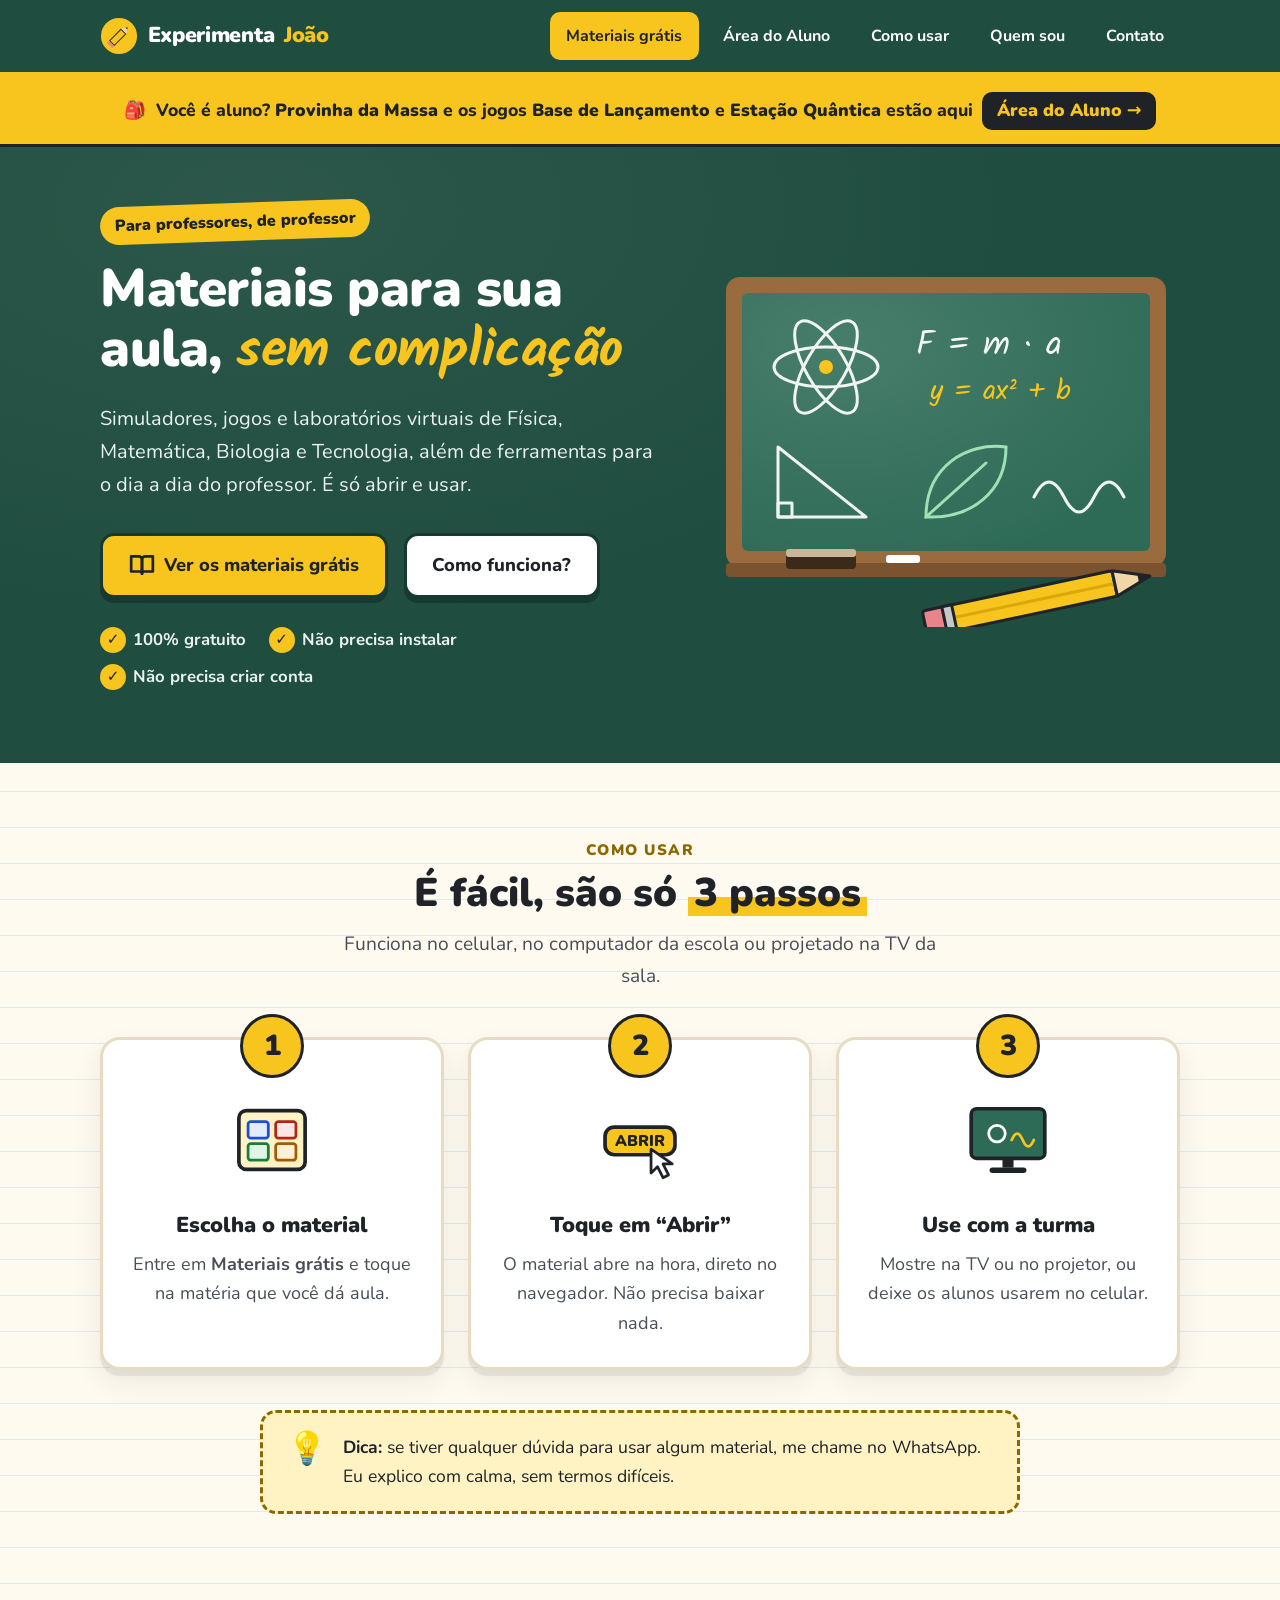
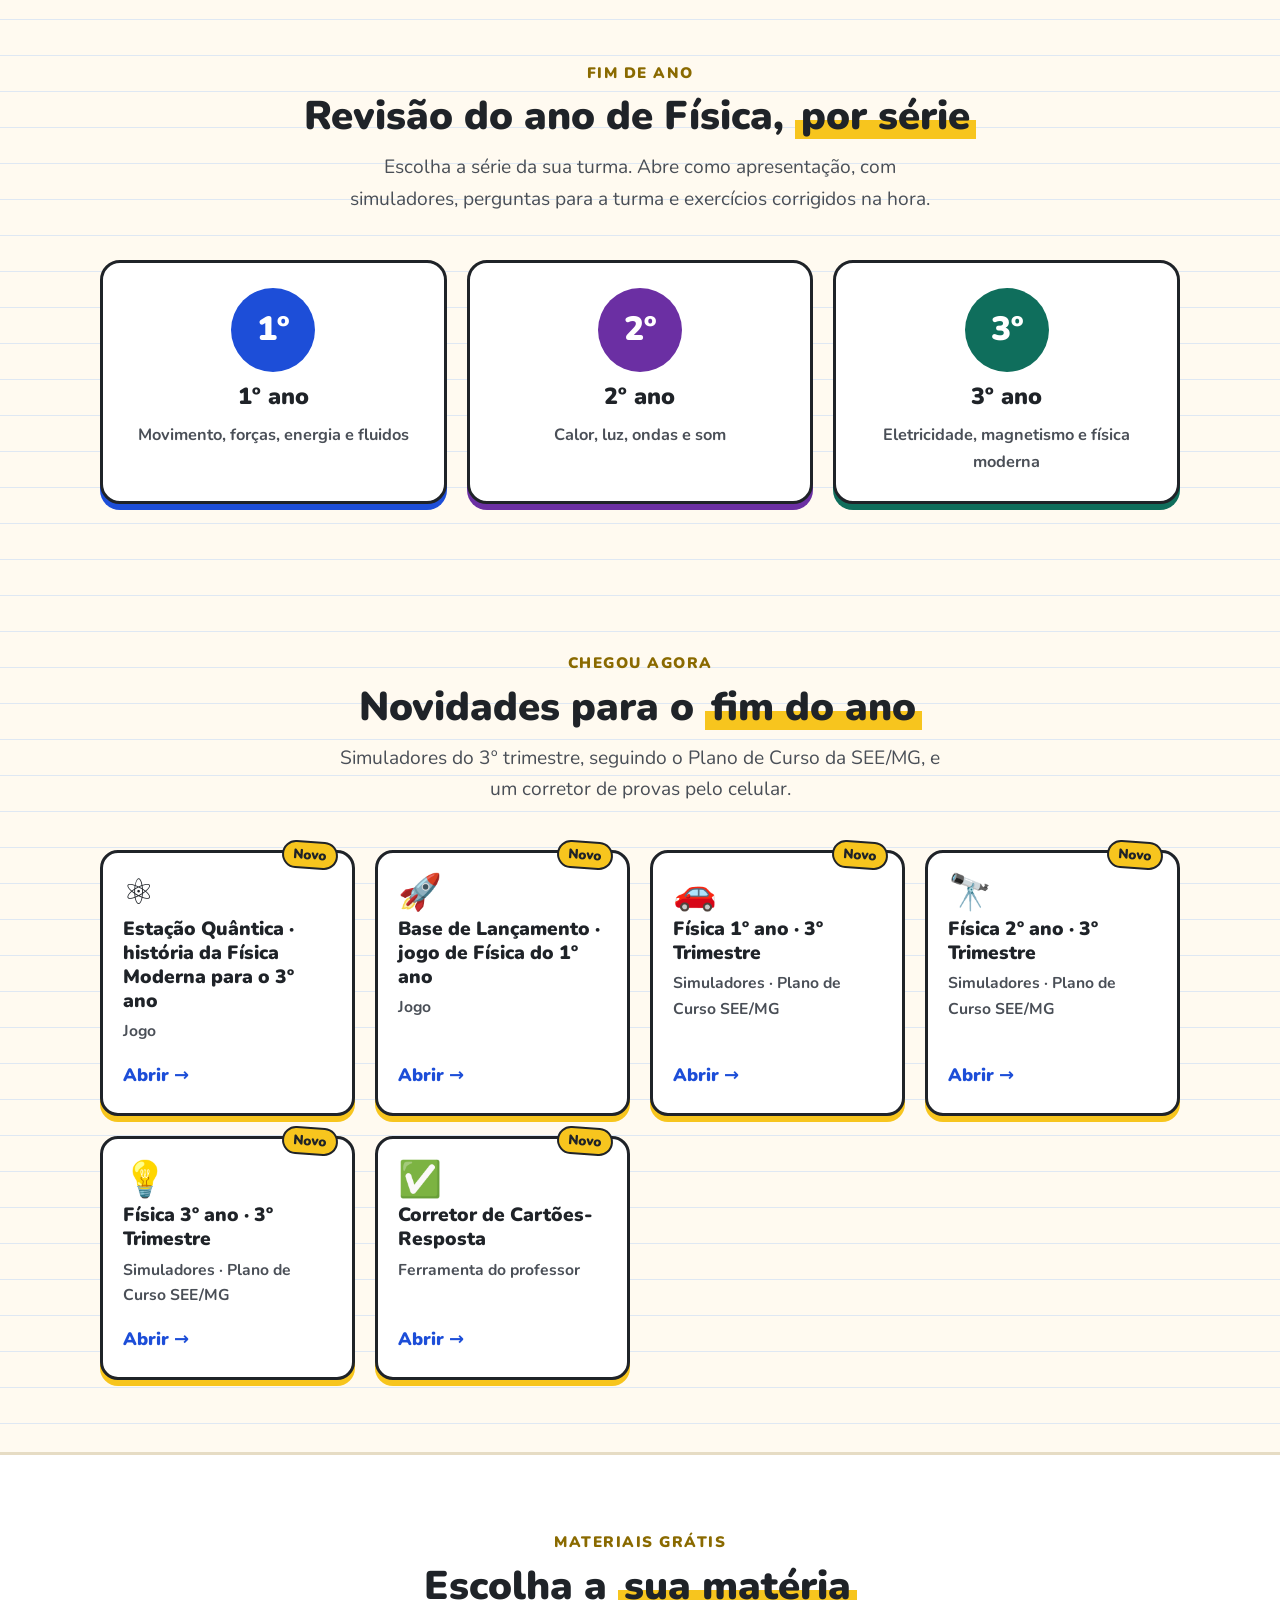
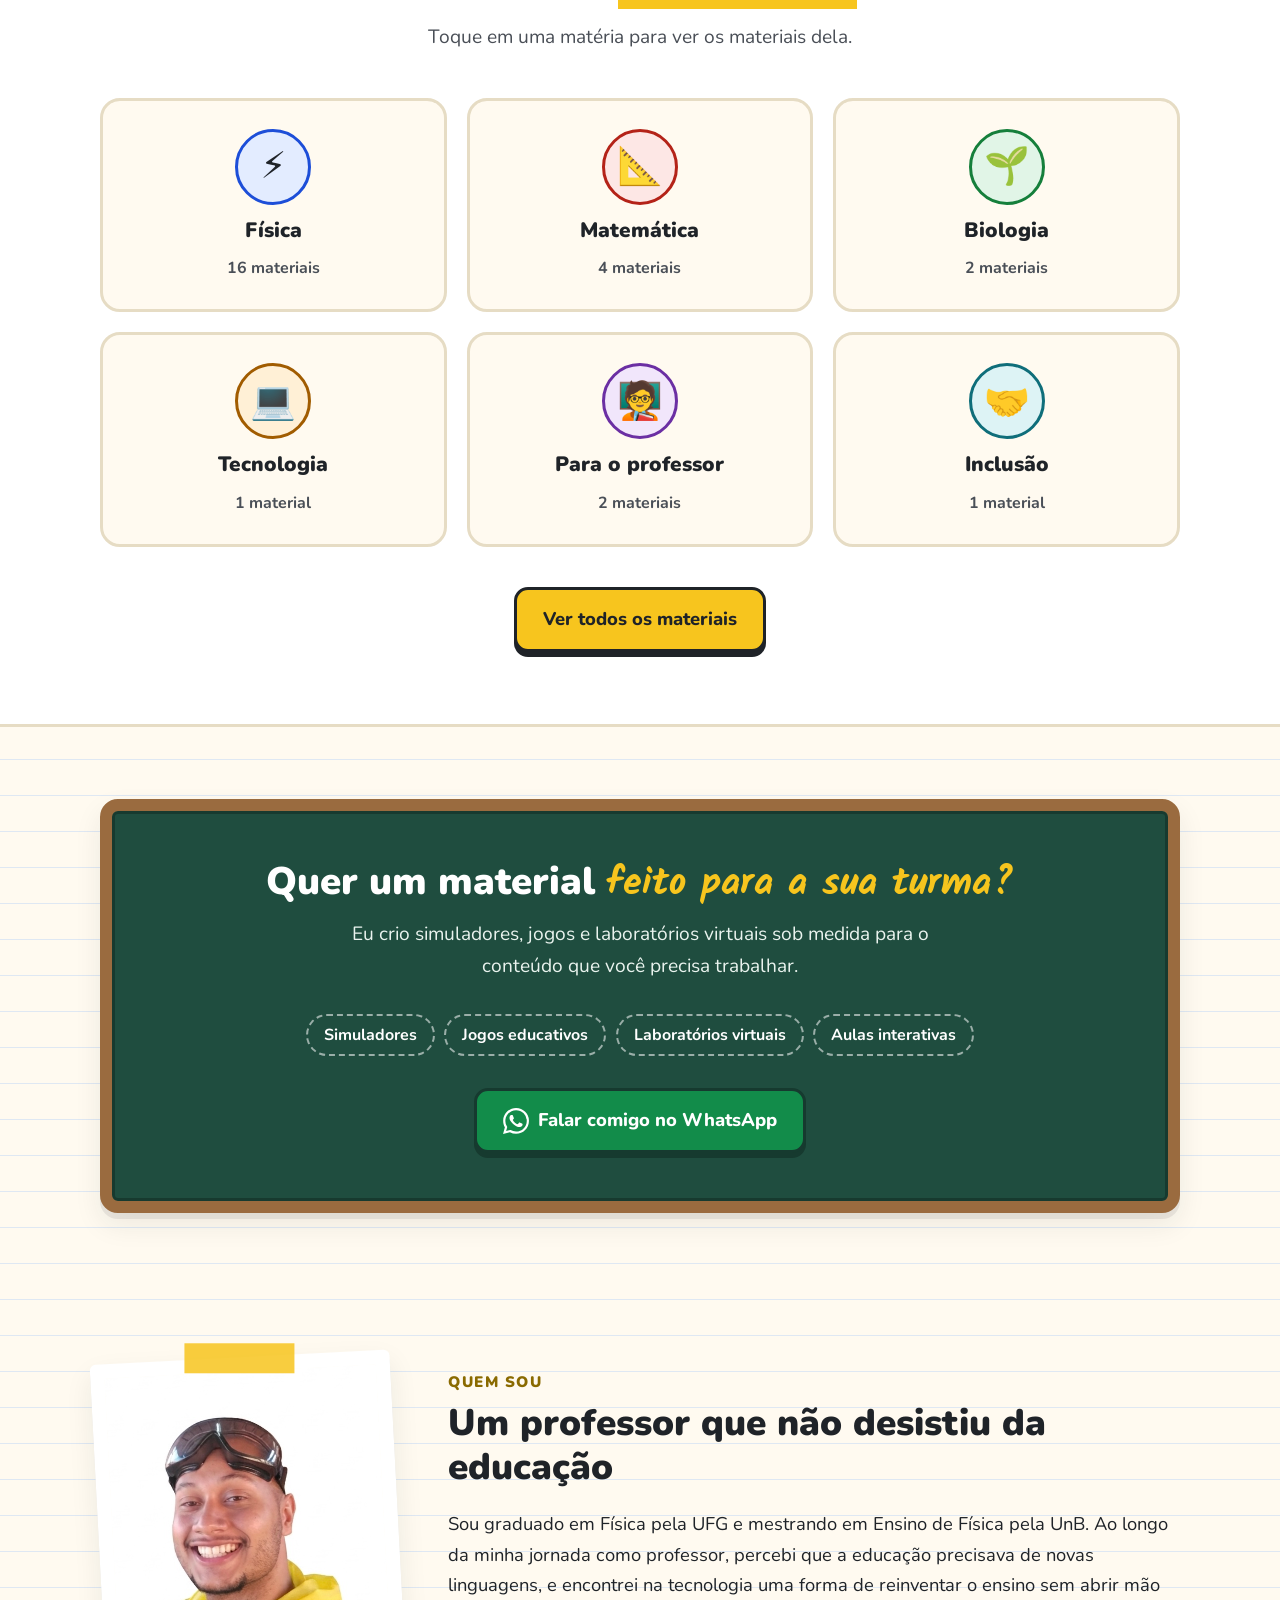
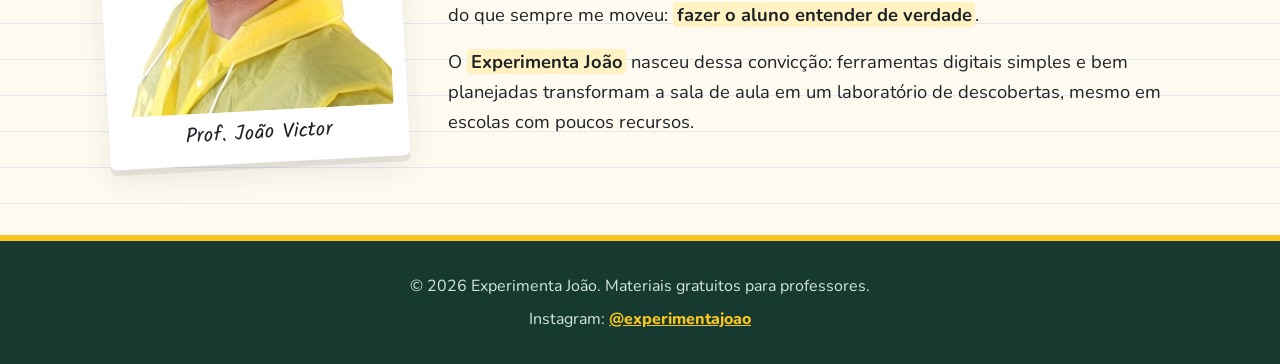
<file: index.html>
<!DOCTYPE html>
<html lang="pt-BR">
<head>
  <meta charset="UTF-8">
  <meta name="viewport" content="width=device-width, initial-scale=1.0">
  <title>Experimenta João | Materiais gratuitos para professores</title>
  <meta name="description" content="Experimenta João, do Prof. João Victor: Área do Aluno com a Provinha da Massa e simuladores, jogos e laboratórios virtuais gratuitos para usar em sala de aula. Não precisa instalar nada: é só abrir no celular, no computador ou projetar na TV.">
  <meta name="theme-color" content="#1f4d3f">
  <link rel="preconnect" href="https://fonts.googleapis.com">
  <link rel="preconnect" href="https://fonts.gstatic.com" crossorigin>
  <link href="https://fonts.googleapis.com/css2?family=Nunito:wght@400;600;700;800;900&family=Kalam:wght@700&display=swap" rel="stylesheet">
  <style>
    *, *::before, *::after { margin: 0; padding: 0; box-sizing: border-box; }

    :root {
      /* Cores da escola */
      --quadro: #1f4d3f;          /* verde do quadro-negro */
      --quadro-escuro: #163a2f;
      --quadro-claro: #2e6b57;
      --amarelo: #f7c51e;         /* amarelo lápis, a cor do João */
      --amarelo-claro: #fff3c4;
      --amarelo-escuro: #8a6a00;
      --madeira: #9a6b3f;         /* moldura do quadro */
      --papel: #fffaf0;           /* papel de caderno */
      --linha-caderno: #dfe8f3;
      --margem-caderno: #f2b8b5;
      --caneta-azul: #1d4ed8;
      --vermelho-maca: #b42318;
      --texto: #1f2328;
      --texto-suave: #4a4f57;
      --borda: #e6dcc4;
      --branco: #ffffff;
      --whats: #128c4a;
      --whats-escuro: #0d6b38;
      --sombra: 0 6px 0 rgba(31, 35, 40, 0.08), 0 12px 28px rgba(31, 35, 40, 0.08);
    }

    html { scroll-behavior: smooth; }
    @media (prefers-reduced-motion: reduce) {
      html { scroll-behavior: auto; }
      * { transition: none !important; animation: none !important; }
    }

    body {
      font-family: 'Nunito', system-ui, -apple-system, 'Segoe UI', Roboto, Arial, sans-serif;
      font-size: 1.125rem;          /* 18px: letra maior, mais fácil de ler */
      line-height: 1.65;
      color: var(--texto);
      background-color: var(--papel);
      /* linhas de caderno bem suaves */
      background-image: repeating-linear-gradient(to bottom, transparent 0, transparent 35px, var(--linha-caderno) 35px, var(--linha-caderno) 36px);
    }

    img { max-width: 100%; display: block; }

    a { color: var(--caneta-azul); }

    :focus-visible {
      outline: 4px solid var(--caneta-azul);
      outline-offset: 3px;
      border-radius: 8px;
    }

    .pular {
      position: absolute; left: -9999px; top: 0;
      background: var(--amarelo); color: var(--texto);
      padding: 0.75rem 1.25rem; font-weight: 800; z-index: 200;
    }
    .pular:focus { left: 1rem; top: 1rem; }

    .container { max-width: 1120px; margin: 0 auto; padding: 0 1.25rem; }

    /* ===== TOPO ===== */
    header.topo {
      position: sticky; top: 0; z-index: 100;
      background: var(--quadro);
      border-bottom: 6px solid var(--amarelo);
    }
    .topo-inner {
      display: flex; align-items: center; justify-content: space-between;
      gap: 1rem; min-height: 72px; flex-wrap: wrap; padding-top: 0.5rem; padding-bottom: 0.5rem;
    }
    .logo {
      display: flex; align-items: center; gap: 0.6rem;
      color: var(--branco); text-decoration: none;
      font-weight: 900; font-size: 1.35rem; letter-spacing: -0.3px;
    }
    .logo-lapis { width: 38px; height: 38px; flex-shrink: 0; }
    .logo span { color: var(--amarelo); }

    .menu { display: flex; gap: 0.5rem; list-style: none; flex-wrap: wrap; }
    .menu a {
      display: inline-block; color: var(--branco); text-decoration: none;
      font-weight: 700; font-size: 1rem;
      padding: 0.55rem 0.9rem; border-radius: 10px;
      border: 2px solid transparent;
    }
    .menu a:hover { border-color: var(--amarelo); color: var(--amarelo); }
    .menu a.destaque { background: var(--amarelo); color: var(--texto); }
    .menu a.destaque:hover { background: var(--branco); border-color: var(--branco); color: var(--texto); }

    /* ===== BOTÕES ===== */
    .btn {
      display: inline-flex; align-items: center; justify-content: center; gap: 0.6rem;
      min-height: 60px; padding: 0.9rem 1.6rem;
      font-family: inherit; font-weight: 800; font-size: 1.15rem;
      border-radius: 14px; text-decoration: none; cursor: pointer;
      border: 3px solid var(--texto);
      box-shadow: 0 5px 0 var(--texto);
      transition: transform 0.12s ease, box-shadow 0.12s ease;
    }
    .btn:hover { transform: translateY(-2px); box-shadow: 0 7px 0 var(--texto); }
    .btn:active { transform: translateY(4px); box-shadow: 0 1px 0 var(--texto); }
    .btn svg { width: 26px; height: 26px; flex-shrink: 0; }
    .btn-amarelo { background: var(--amarelo); color: var(--texto); }
    .btn-branco { background: var(--branco); color: var(--texto); }
    .btn-whats { background: var(--whats); color: var(--branco); }
    .btn-whats:hover { background: var(--whats-escuro); }

    /* ===== FAIXA DO ALUNO ===== */
    .faixa-aluno { background: var(--amarelo); border-bottom: 3px solid var(--texto); }
    .faixa-aluno a { display: flex; align-items: center; justify-content: center; gap: .6rem; flex-wrap: wrap;
      padding: .85rem 1.25rem; color: var(--texto); text-decoration: none; font-weight: 800; font-size: 1.1rem; text-align: center; }
    .faixa-aluno strong { font-weight: 900; }
    .faixa-aluno .ir { background: var(--texto); color: var(--amarelo); border-radius: 10px; padding: .3rem .9rem; font-weight: 900; }
    .faixa-aluno a:hover .ir { background: var(--quadro); }

    /* ===== ABERTURA (QUADRO) ===== */
    .abertura {
      background: var(--quadro);
      background-image: radial-gradient(ellipse at 20% 10%, rgba(255,255,255,0.06), transparent 55%);
      color: var(--branco);
      padding: 3.5rem 0 4.5rem;
    }
    .abertura-grid {
      display: grid; grid-template-columns: 1.1fr 0.9fr; gap: 2.5rem; align-items: center;
    }
    .selo {
      display: inline-block;
      background: var(--amarelo); color: var(--texto);
      font-weight: 900; font-size: 1rem;
      padding: 0.35rem 0.9rem; border-radius: 999px;
      margin-bottom: 1.25rem; transform: rotate(-2deg);
    }
    .abertura h1 {
      font-size: clamp(2.1rem, 5vw, 3.3rem);
      line-height: 1.12; font-weight: 900; letter-spacing: -0.5px;
      margin-bottom: 1.25rem;
    }
    .abertura h1 .giz {
      font-family: 'Kalam', 'Comic Sans MS', cursive;
      color: var(--amarelo); font-weight: 700;
      white-space: nowrap;
    }
    .abertura p.lead {
      font-size: 1.25rem; color: #e9f3ee; max-width: 560px; margin-bottom: 2rem;
    }
    .abertura-botoes { display: flex; gap: 1rem; flex-wrap: wrap; }
    .abertura .btn { border-color: var(--quadro-escuro); box-shadow: 0 5px 0 var(--quadro-escuro); }
    .abertura .btn:hover { box-shadow: 0 7px 0 var(--quadro-escuro); }
    .garantias {
      display: flex; flex-wrap: wrap; gap: 0.6rem 1.4rem;
      margin-top: 1.75rem; list-style: none; font-weight: 700; color: #e9f3ee; font-size: 1.05rem;
    }
    .garantias li { display: flex; align-items: center; gap: 0.45rem; }
    .garantias li::before {
      content: '✓'; display: inline-flex; align-items: center; justify-content: center;
      width: 26px; height: 26px; border-radius: 50%;
      background: var(--amarelo); color: var(--texto); font-weight: 900; font-size: 0.95rem;
    }

    .desenho-quadro { width: 100%; max-width: 460px; margin: 0 auto; }

    /* ===== SEÇÕES ===== */
    section.bloco { padding: 4.5rem 0; }
    .titulo-secao { text-align: center; margin-bottom: 2.75rem; }
    .titulo-secao .etiqueta {
      display: inline-block; font-weight: 900; font-size: 0.95rem;
      text-transform: uppercase; letter-spacing: 1.5px;
      color: var(--amarelo-escuro); margin-bottom: 0.4rem;
    }
    .titulo-secao h2 {
      font-size: clamp(1.75rem, 4vw, 2.5rem); font-weight: 900; line-height: 1.2;
    }
    .titulo-secao h2 .marca {
      background: linear-gradient(transparent 58%, var(--amarelo) 58%, var(--amarelo) 92%, transparent 92%);
      padding: 0 0.15em;
    }
    .titulo-secao p {
      color: var(--texto-suave); font-size: 1.2rem; max-width: 620px; margin: 0.75rem auto 0;
    }

    /* ===== COMO USAR ===== */
    .passos {
      display: grid; grid-template-columns: repeat(3, 1fr); gap: 1.5rem; list-style: none;
    }
    .passo {
      background: var(--branco); border: 3px solid var(--borda); border-radius: 20px;
      padding: 2rem 1.5rem 1.75rem; text-align: center; box-shadow: var(--sombra);
      position: relative;
    }
    .passo-num {
      width: 64px; height: 64px; margin: -3.6rem auto 1rem;
      display: flex; align-items: center; justify-content: center;
      background: var(--amarelo); border: 3px solid var(--texto); border-radius: 50%;
      font-weight: 900; font-size: 1.8rem; color: var(--texto);
    }
    .passo svg { width: 92px; height: 92px; margin: 0 auto 0.75rem; }
    .passo h3 { font-size: 1.35rem; font-weight: 900; margin-bottom: 0.4rem; }
    .passo p { color: var(--texto-suave); }

    .aviso-simples {
      margin: 2.5rem auto 0; max-width: 760px;
      background: var(--amarelo-claro); border: 3px dashed var(--amarelo-escuro);
      border-radius: 16px; padding: 1.25rem 1.5rem;
      display: flex; gap: 1rem; align-items: flex-start; font-size: 1.1rem;
    }
    .aviso-simples .icone { font-size: 2rem; line-height: 1; }

    /* ===== MATÉRIAS ===== */
    .bloco-materias { background: var(--branco); border-top: 3px solid var(--borda); border-bottom: 3px solid var(--borda); }
    .materias {
      display: grid; grid-template-columns: repeat(3, 1fr); gap: 1.25rem; list-style: none;
    }
    .materia {
      display: flex; flex-direction: column; align-items: center; text-align: center; gap: 0.5rem;
      text-decoration: none; color: var(--texto);
      background: var(--papel); border: 3px solid var(--borda); border-radius: 20px;
      padding: 1.75rem 1rem; min-height: 190px; justify-content: center;
      transition: transform 0.15s ease, border-color 0.15s ease;
    }
    .materia:hover { transform: translateY(-4px); border-color: var(--cor); }
    .materia .bolinha {
      width: 76px; height: 76px; border-radius: 50%;
      display: flex; align-items: center; justify-content: center; font-size: 2.3rem;
      background: var(--fundo); border: 3px solid var(--cor);
    }
    .materia strong { font-size: 1.3rem; font-weight: 900; }
    .materia small { font-size: 1rem; color: var(--texto-suave); font-weight: 700; }
    .m-fisica { --cor: #1d4ed8; --fundo: #e3ecff; }
    .m-matematica { --cor: #b42318; --fundo: #fde7e5; }
    .m-biologia { --cor: #157f3b; --fundo: #e1f5e7; }
    .m-tecnologia { --cor: #a15c00; --fundo: #fff0d6; }
    .m-professor { --cor: #6b2fa3; --fundo: #f1e6fb; }
    .m-inclusao { --cor: #0f6e7a; --fundo: #ddf3f5; }

    /* ===== REVISÃO POR SÉRIE ===== */
    .series { display: grid; grid-template-columns: repeat(3, 1fr); gap: 1.25rem; list-style: none; }
    .serie { display: flex; flex-direction: column; align-items: center; text-align: center; gap: .35rem; text-decoration: none; color: var(--texto); background: var(--branco); border: 3px solid var(--texto); border-radius: 20px; padding: 1.6rem 1rem; box-shadow: 0 6px 0 var(--c); transition: transform .15s ease; height: 100%; }
    .serie:hover { transform: translateY(-4px); }
    .serie .num { width: 84px; height: 84px; border-radius: 50%; background: var(--c); color: #fff; display: flex; align-items: center; justify-content: center; font-size: 2.1rem; font-weight: 900; }
    .serie strong { font-size: 1.45rem; font-weight: 900; }
    .serie small { font-size: 1.02rem; font-weight: 700; color: var(--texto-suave); }
    .s1 { --c: #1d4ed8; } .s2 { --c: #6b2fa3; } .s3 { --c: #0f6e5c; }
    @media (max-width: 760px) { .series { grid-template-columns: 1fr; } }

    /* ===== NOVIDADES ===== */
    .bloco-novidades { padding-top: 0; }
    .novidades { display: grid; grid-template-columns: repeat(auto-fit, minmax(240px, 1fr)); gap: 1.25rem; list-style: none; }
    .novidade {
      display: flex; flex-direction: column; gap: 0.4rem; height: 100%;
      background: var(--branco); border: 3px solid var(--texto); border-radius: 18px;
      box-shadow: 0 6px 0 var(--amarelo); padding: 1.4rem 1.25rem; text-decoration: none; color: var(--texto);
      position: relative; transition: transform 0.15s ease;
    }
    .novidade:hover { transform: translateY(-4px); }
    .novidade .ic { font-size: 2.2rem; line-height: 1; }
    .novidade strong { font-size: 1.2rem; font-weight: 900; line-height: 1.25; }
    .novidade span.tp { font-size: 0.98rem; color: var(--texto-suave); font-weight: 700; }
    .novidade .abrir { margin-top: auto; padding-top: 0.6rem; font-weight: 900; color: var(--caneta-azul); }
    .novidade .selo-novo {
      position: absolute; top: -12px; right: 14px; background: var(--amarelo); border: 2px solid var(--texto);
      border-radius: 999px; font-weight: 900; font-size: 0.85rem; padding: 0.05rem 0.6rem; transform: rotate(4deg);
    }

    .centro { text-align: center; margin-top: 2.5rem; }

    /* ===== ENCOMENDAS ===== */
    .encomenda {
      background: var(--quadro); color: var(--branco);
      border: 12px solid var(--madeira); border-radius: 18px;
      box-shadow: inset 0 0 0 3px rgba(0,0,0,0.25), var(--sombra);
      padding: 3rem 2rem; text-align: center;
    }
    .encomenda h2 { font-size: clamp(1.7rem, 4vw, 2.4rem); font-weight: 900; margin-bottom: 0.75rem; line-height: 1.2; }
    .encomenda h2 .giz { font-family: 'Kalam', 'Comic Sans MS', cursive; color: var(--amarelo); font-weight: 700; }
    .encomenda p { font-size: 1.2rem; color: #e9f3ee; max-width: 600px; margin: 0 auto 2rem; }
    .encomenda .btn { border-color: var(--quadro-escuro); box-shadow: 0 5px 0 var(--quadro-escuro); }
    .encomenda .exemplos {
      display: flex; flex-wrap: wrap; justify-content: center; gap: 0.6rem; list-style: none; margin-bottom: 2rem;
    }
    .encomenda .exemplos li {
      border: 2px dashed rgba(255,255,255,0.55); border-radius: 999px;
      padding: 0.35rem 1rem; font-weight: 700; font-size: 1rem;
    }

    /* ===== SOBRE ===== */
    .sobre-grid { display: grid; grid-template-columns: 300px 1fr; gap: 3rem; align-items: center; }
    .foto-polaroid {
      background: var(--branco); padding: 14px 14px 52px; border-radius: 6px;
      box-shadow: var(--sombra); transform: rotate(-3deg); position: relative; max-width: 300px; margin: 0 auto;
    }
    .foto-polaroid img { width: 100%; aspect-ratio: 4 / 5; object-fit: cover; object-position: center top; border-radius: 2px; background: #fffdf5; }
    .foto-polaroid figcaption {
      position: absolute; bottom: 12px; left: 0; right: 0; text-align: center;
      font-family: 'Kalam', 'Comic Sans MS', cursive; font-size: 1.3rem; color: var(--texto);
    }
    .foto-polaroid::before {
      content: ''; position: absolute; top: -14px; left: 50%; transform: translateX(-50%) rotate(3deg);
      width: 110px; height: 30px; background: rgba(247, 197, 30, 0.85);
    }
    .sobre-texto .etiqueta {
      display: inline-block; font-weight: 900; font-size: 0.95rem; text-transform: uppercase;
      letter-spacing: 1.5px; color: var(--amarelo-escuro); margin-bottom: 0.4rem;
    }
    .sobre-texto h2 { font-size: clamp(1.7rem, 3.5vw, 2.3rem); font-weight: 900; line-height: 1.2; margin-bottom: 1.25rem; }
    .sobre-texto p { margin-bottom: 1rem; font-size: 1.15rem; }
    .sobre-texto strong { background: var(--amarelo-claro); padding: 0 0.2em; border-radius: 4px; }

    /* ===== RODAPÉ ===== */
    footer {
      background: var(--quadro-escuro); color: #d7e6df;
      border-top: 6px solid var(--amarelo);
      padding: 2rem 0; text-align: center; font-size: 1rem;
    }
    footer a { color: var(--amarelo); font-weight: 800; }
    footer p + p { margin-top: 0.4rem; }

    /* ===== CELULAR ===== */
    @media (max-width: 900px) {
      .abertura-grid { grid-template-columns: 1fr; }
      .desenho-quadro { max-width: 380px; }
      .materias { grid-template-columns: repeat(2, 1fr); }
    }
    @media (max-width: 760px) {
      .passos { grid-template-columns: 1fr; gap: 3rem; }
      .sobre-grid { grid-template-columns: 1fr; gap: 2rem; text-align: center; }
      .menu a { padding: 0.45rem 0.7rem; font-size: 0.95rem; }
      .topo-inner { justify-content: center; }
    }
    @media (max-width: 520px) {
      .abertura { padding-top: 2.5rem; }
      .abertura-botoes .btn, .centro .btn, .encomenda .btn { width: 100%; }
      .materias { gap: 0.9rem; }
      .materia { min-height: 160px; padding: 1.25rem 0.6rem; }
      .encomenda { padding: 2.25rem 1.1rem; border-width: 8px; }
    }
  </style>
</head>
<body>

  <a class="pular" href="#conteudo">Pular para o conteúdo</a>

  <!-- TOPO -->
  <header class="topo">
    <div class="container topo-inner">
      <a href="index.html" class="logo" aria-label="Experimenta João, página inicial">
        <svg class="logo-lapis" viewBox="0 0 40 40" aria-hidden="true">
          <circle cx="20" cy="20" r="19" fill="#f7c51e"/>
          <g transform="rotate(-45 20 20)">
            <rect x="9" y="16" width="18" height="8" fill="#1f2328"/>
            <rect x="10" y="17" width="16" height="6" fill="#f7c51e"/>
            <polygon points="27,16 33,20 27,24" fill="#f2d7a6"/>
            <polygon points="31,18.7 33,20 31,21.3" fill="#1f2328"/>
            <rect x="6" y="16" width="3" height="8" fill="#e8848a"/>
          </g>
        </svg>
        Experimenta<span>João</span>
      </a>
      <nav aria-label="Menu principal">
        <ul class="menu">
          <li><a href="catalogo.html" class="destaque">Materiais grátis</a></li>
          <li><a href="alunos.html">Área do Aluno</a></li>
          <li><a href="#como-usar">Como usar</a></li>
          <li><a href="#sobre">Quem sou</a></li>
          <li><a href="#contato">Contato</a></li>
        </ul>
      </nav>
    </div>
  </header>

  <main id="conteudo">

    <!-- FAIXA DO ALUNO -->
    <div class="faixa-aluno">
      <a href="alunos.html">🎒 <span>Você é aluno? <strong>Provinha da Massa</strong> e os jogos <strong>Base de Lançamento</strong> e <strong>Estação Quântica</strong> estão aqui</span> <span class="ir">Área do Aluno →</span></a>
    </div>

    <!-- ABERTURA -->
    <section class="abertura">
      <div class="container abertura-grid">
        <div>
          <span class="selo">Para professores, de professor</span>
          <h1>Materiais para sua aula, <span class="giz">sem complicação</span></h1>
          <p class="lead">
            Simuladores, jogos e laboratórios virtuais de Física, Matemática, Biologia e Tecnologia, além de ferramentas para o dia a dia do professor. É só abrir e usar.
          </p>
          <div class="abertura-botoes">
            <a href="catalogo.html" class="btn btn-amarelo">
              <svg viewBox="0 0 24 24" fill="none" stroke="currentColor" stroke-width="2.5" stroke-linecap="round" stroke-linejoin="round" aria-hidden="true"><path d="M2 4h7a3 3 0 0 1 3 3v13a2 2 0 0 0-2-2H2z"/><path d="M22 4h-7a3 3 0 0 0-3 3v13a2 2 0 0 1 2-2h8z"/></svg>
              Ver os materiais grátis
            </a>
            <a href="#como-usar" class="btn btn-branco">
              Como funciona?
            </a>
          </div>
          <ul class="garantias">
            <li>100% gratuito</li>
            <li>Não precisa instalar</li>
            <li>Não precisa criar conta</li>
          </ul>
        </div>

        <!-- Desenho: quadro-negro com lápis -->
        <svg class="desenho-quadro" viewBox="0 0 460 360" role="img" aria-label="Desenho de um quadro-negro com fórmulas e um lápis amarelo">
          <rect x="10" y="10" width="440" height="290" rx="14" fill="#9a6b3f"/>
          <rect x="26" y="26" width="408" height="258" rx="6" fill="#2e6b57"/>
          <rect x="26" y="26" width="408" height="258" rx="6" fill="url(#brilho)"/>
          <defs>
            <radialGradient id="brilho" cx="0.25" cy="0.2" r="0.9">
              <stop offset="0" stop-color="#ffffff" stop-opacity="0.12"/>
              <stop offset="1" stop-color="#ffffff" stop-opacity="0"/>
            </radialGradient>
          </defs>
          <!-- átomo -->
          <g fill="none" stroke="#fff" stroke-width="3" stroke-linecap="round" opacity="0.92">
            <ellipse cx="110" cy="100" rx="52" ry="20"/>
            <ellipse cx="110" cy="100" rx="52" ry="20" transform="rotate(60 110 100)"/>
            <ellipse cx="110" cy="100" rx="52" ry="20" transform="rotate(-60 110 100)"/>
          </g>
          <circle cx="110" cy="100" r="7" fill="#f7c51e"/>
          <!-- fórmula -->
          <text x="200" y="88" font-family="Kalam, 'Comic Sans MS', cursive" font-size="34" fill="#ffffff" opacity="0.95">F = m · a</text>
          <text x="214" y="132" font-family="Kalam, 'Comic Sans MS', cursive" font-size="28" fill="#f7c51e">y = ax² + b</text>
          <!-- triângulo -->
          <g fill="none" stroke="#fff" stroke-width="3" stroke-linejoin="round" opacity="0.92">
            <polygon points="62,250 150,250 62,180"/>
            <rect x="62" y="236" width="14" height="14"/>
          </g>
          <!-- folha -->
          <g fill="none" stroke="#9fe0b4" stroke-width="3" stroke-linecap="round">
            <path d="M210 250 C 210 200, 250 175, 290 180 C 290 225, 255 252, 210 250 Z"/>
            <path d="M210 250 L 270 196"/>
          </g>
          <!-- onda -->
          <path d="M318 230 q 15 -30 30 0 t 30 0 t 30 0" fill="none" stroke="#fff" stroke-width="3" stroke-linecap="round" opacity="0.92"/>
          <!-- apagador e calha -->
          <rect x="10" y="296" width="440" height="14" rx="4" fill="#7b532f"/>
          <rect x="70" y="282" width="70" height="20" rx="4" fill="#3b2a1a"/>
          <rect x="70" y="282" width="70" height="8" rx="3" fill="#c9b79c"/>
          <rect x="170" y="288" width="34" height="8" rx="3" fill="#ffffff"/>
          <!-- lápis amarelo -->
          <g transform="rotate(-12 330 330)">
            <rect x="230" y="318" width="170" height="26" rx="3" fill="#f7c51e" stroke="#1f2328" stroke-width="3"/>
            <line x1="230" y1="331" x2="400" y2="331" stroke="#d9a90b" stroke-width="3"/>
            <rect x="206" y="318" width="26" height="26" rx="3" fill="#e8848a" stroke="#1f2328" stroke-width="3"/>
            <rect x="226" y="318" width="10" height="26" fill="#c8c8c8" stroke="#1f2328" stroke-width="3"/>
            <polygon points="400,318 436,331 400,344" fill="#f2d7a6" stroke="#1f2328" stroke-width="3" stroke-linejoin="round"/>
            <polygon points="424,326.5 436,331 424,335.5" fill="#1f2328"/>
          </g>
        </svg>
      </div>
    </section>

    <!-- COMO USAR -->
    <section class="bloco" id="como-usar">
      <div class="container">
        <div class="titulo-secao">
          <span class="etiqueta">Como usar</span>
          <h2>É fácil, são só <span class="marca">3 passos</span></h2>
          <p>Funciona no celular, no computador da escola ou projetado na TV da sala.</p>
        </div>

        <ol class="passos">
          <li class="passo">
            <div class="passo-num" aria-hidden="true">1</div>
            <svg viewBox="0 0 100 100" aria-hidden="true">
              <rect x="14" y="18" width="72" height="64" rx="8" fill="#fff3c4" stroke="#1f2328" stroke-width="4"/>
              <rect x="24" y="30" width="22" height="18" rx="3" fill="#e3ecff" stroke="#1d4ed8" stroke-width="3"/>
              <rect x="54" y="30" width="22" height="18" rx="3" fill="#fde7e5" stroke="#b42318" stroke-width="3"/>
              <rect x="24" y="54" width="22" height="18" rx="3" fill="#e1f5e7" stroke="#157f3b" stroke-width="3"/>
              <rect x="54" y="54" width="22" height="18" rx="3" fill="#fff0d6" stroke="#a15c00" stroke-width="3"/>
            </svg>
            <h3>Escolha o material</h3>
            <p>Entre em <strong>Materiais grátis</strong> e toque na matéria que você dá aula.</p>
          </li>
          <li class="passo">
            <div class="passo-num" aria-hidden="true">2</div>
            <svg viewBox="0 0 100 100" aria-hidden="true">
              <rect x="12" y="36" width="76" height="30" rx="10" fill="#f7c51e" stroke="#1f2328" stroke-width="4"/>
              <text x="50" y="57" text-anchor="middle" font-family="Nunito, Arial, sans-serif" font-weight="900" font-size="17" fill="#1f2328">ABRIR</text>
              <path d="M62 60 l0 26 l7 -7 l6 12 l6 -3 l-6 -12 l10 0 z" fill="#ffffff" stroke="#1f2328" stroke-width="3" stroke-linejoin="round"/>
            </svg>
            <h3>Toque em “Abrir”</h3>
            <p>O material abre na hora, direto no navegador. Não precisa baixar nada.</p>
          </li>
          <li class="passo">
            <div class="passo-num" aria-hidden="true">3</div>
            <svg viewBox="0 0 100 100" aria-hidden="true">
              <rect x="10" y="16" width="80" height="54" rx="6" fill="#2e6b57" stroke="#1f2328" stroke-width="4"/>
              <circle cx="38" cy="43" r="9" fill="none" stroke="#fff" stroke-width="3"/>
              <path d="M54 50 q6 -14 12 0 t12 0" fill="none" stroke="#f7c51e" stroke-width="3" stroke-linecap="round"/>
              <rect x="44" y="70" width="12" height="10" fill="#1f2328"/>
              <rect x="30" y="80" width="40" height="6" rx="3" fill="#1f2328"/>
            </svg>
            <h3>Use com a turma</h3>
            <p>Mostre na TV ou no projetor, ou deixe os alunos usarem no celular.</p>
          </li>
        </ol>

        <div class="aviso-simples">
          <span class="icone" aria-hidden="true">💡</span>
          <p><strong>Dica:</strong> se tiver qualquer dúvida para usar algum material, me chame no WhatsApp. Eu explico com calma, sem termos difíceis.</p>
        </div>
      </div>
    </section>

    <!-- REVISÃO DO ANO -->
    <section class="bloco bloco-revisao" id="revisao">
      <div class="container">
        <div class="titulo-secao">
          <span class="etiqueta">Fim de ano</span>
          <h2>Revisão do ano de Física, <span class="marca">por série</span></h2>
          <p>Escolha a série da sua turma. Abre como apresentação, com simuladores, perguntas para a turma e exercícios corrigidos na hora.</p>
        </div>
        <ul class="series">
          <li><a class="serie s1" href="revisao/1ano.html"><span class="num">1º</span><strong>1º ano</strong><small>Movimento, forças, energia e fluidos</small></a></li>
          <li><a class="serie s2" href="revisao/2ano.html"><span class="num">2º</span><strong>2º ano</strong><small>Calor, luz, ondas e som</small></a></li>
          <li><a class="serie s3" href="revisao/3ano.html"><span class="num">3º</span><strong>3º ano</strong><small>Eletricidade, magnetismo e física moderna</small></a></li>
        </ul>
      </div>
    </section>

    <!-- NOVIDADES -->
    <section class="bloco bloco-novidades" id="novidades">
      <div class="container">
        <div class="titulo-secao">
          <span class="etiqueta">Chegou agora</span>
          <h2>Novidades para o <span class="marca">fim do ano</span></h2>
          <p>Simuladores do 3º trimestre, seguindo o Plano de Curso da SEE/MG, e um corretor de provas pelo celular.</p>
        </div>
        <ul class="novidades" id="novidades-lista"></ul>
      </div>
    </section>

    <!-- MATÉRIAS -->
    <section class="bloco bloco-materias" id="materias">
      <div class="container">
        <div class="titulo-secao">
          <span class="etiqueta">Materiais grátis</span>
          <h2>Escolha a <span class="marca">sua matéria</span></h2>
          <p>Toque em uma matéria para ver os materiais dela.</p>
        </div>

        <ul class="materias">
          <li>
            <a class="materia m-fisica" href="catalogo.html?materia=fisica">
              <span class="bolinha" aria-hidden="true">⚡</span>
              <strong>Física</strong>
              <small data-conta="fisica">&nbsp;</small>
            </a>
          </li>
          <li>
            <a class="materia m-matematica" href="catalogo.html?materia=matematica">
              <span class="bolinha" aria-hidden="true">📐</span>
              <strong>Matemática</strong>
              <small data-conta="matematica">&nbsp;</small>
            </a>
          </li>
          <li>
            <a class="materia m-biologia" href="catalogo.html?materia=biologia">
              <span class="bolinha" aria-hidden="true">🌱</span>
              <strong>Biologia</strong>
              <small data-conta="biologia">&nbsp;</small>
            </a>
          </li>
          <li>
            <a class="materia m-tecnologia" href="catalogo.html?materia=tecnologia">
              <span class="bolinha" aria-hidden="true">💻</span>
              <strong>Tecnologia</strong>
              <small data-conta="tecnologia">&nbsp;</small>
            </a>
          </li>
          <li>
            <a class="materia m-professor" href="catalogo.html?materia=professor">
              <span class="bolinha" aria-hidden="true">🧑‍🏫</span>
              <strong>Para o professor</strong>
              <small data-conta="professor">&nbsp;</small>
            </a>
          </li>
          <li>
            <a class="materia m-inclusao" href="catalogo.html?materia=inclusao">
              <span class="bolinha" aria-hidden="true">🤝</span>
              <strong>Inclusão</strong>
              <small data-conta="inclusao">&nbsp;</small>
            </a>
          </li>
        </ul>

        <div class="centro">
          <a href="catalogo.html" class="btn btn-amarelo">Ver todos os materiais</a>
        </div>
      </div>
    </section>

    <!-- ENCOMENDAS -->
    <section class="bloco" id="contato">
      <div class="container">
        <div class="encomenda">
          <h2>Quer um material <span class="giz">feito para a sua turma?</span></h2>
          <p>Eu crio simuladores, jogos e laboratórios virtuais sob medida para o conteúdo que você precisa trabalhar.</p>
          <ul class="exemplos" aria-label="Exemplos do que posso criar">
            <li>Simuladores</li>
            <li>Jogos educativos</li>
            <li>Laboratórios virtuais</li>
            <li>Aulas interativas</li>
          </ul>
          <a href="https://wa.me/5561996163965?text=Ol%C3%A1!%20Tenho%20interesse%20em%20encomendar%20um%20projeto%20educacional." target="_blank" rel="noopener" class="btn btn-whats">
            <svg viewBox="0 0 24 24" fill="currentColor" aria-hidden="true"><path d="M17.472 14.382c-.297-.149-1.758-.867-2.03-.967-.273-.099-.471-.148-.67.15-.197.297-.767.966-.94 1.164-.173.199-.347.223-.644.075-.297-.15-1.255-.463-2.39-1.475-.883-.788-1.48-1.761-1.653-2.059-.173-.297-.018-.458.13-.606.134-.133.298-.347.446-.52.149-.174.198-.298.298-.497.099-.198.05-.371-.025-.52-.075-.149-.669-1.612-.916-2.207-.242-.579-.487-.5-.669-.51-.173-.008-.371-.01-.57-.01-.198 0-.52.074-.792.372-.272.297-1.04 1.016-1.04 2.479 0 1.462 1.065 2.875 1.213 3.074.149.198 2.096 3.2 5.077 4.487.709.306 1.262.489 1.694.625.712.227 1.36.195 1.871.118.571-.085 1.758-.719 2.006-1.413.248-.694.248-1.289.173-1.413-.074-.124-.272-.198-.57-.347m-5.421 7.403h-.004a9.87 9.87 0 01-5.031-1.378l-.361-.214-3.741.982.998-3.648-.235-.374a9.86 9.86 0 01-1.51-5.26c.001-5.45 4.436-9.884 9.888-9.884 2.64 0 5.122 1.03 6.988 2.898a9.825 9.825 0 012.893 6.994c-.003 5.45-4.437 9.884-9.885 9.884m8.413-18.297A11.815 11.815 0 0012.05 0C5.495 0 .16 5.335.157 11.892c0 2.096.547 4.142 1.588 5.945L.057 24l6.305-1.654a11.882 11.882 0 005.683 1.448h.005c6.554 0 11.89-5.335 11.893-11.893a11.821 11.821 0 00-3.48-8.413z"/></svg>
            Falar comigo no WhatsApp
          </a>
        </div>
      </div>
    </section>

    <!-- SOBRE -->
    <section class="bloco" id="sobre">
      <div class="container sobre-grid">
        <figure class="foto-polaroid">
          <img src="IMG_3999.jpeg" alt="Foto do professor João Victor sorrindo, com óculos de proteção e jaleco amarelo">
          <figcaption>Prof. João Victor</figcaption>
        </figure>
        <div class="sobre-texto">
          <span class="etiqueta">Quem sou</span>
          <h2>Um professor que não desistiu da educação</h2>
          <p>
            Sou graduado em Física pela UFG e mestrando em Ensino de Física pela UnB. Ao longo da minha jornada como professor,
            percebi que a educação precisava de novas linguagens, e encontrei na tecnologia uma forma de reinventar o ensino
            sem abrir mão do que sempre me moveu: <strong>fazer o aluno entender de verdade</strong>.
          </p>
          <p>
            O <strong>Experimenta João</strong> nasceu dessa convicção: ferramentas digitais simples e bem planejadas
            transformam a sala de aula em um laboratório de descobertas, mesmo em escolas com poucos recursos.
          </p>
        </div>
      </div>
    </section>

  </main>

  <footer>
    <div class="container">
      <p>&copy; 2026 Experimenta João. Materiais gratuitos para professores.</p>
      <p>Instagram: <a href="https://instagram.com/experimentajoao" target="_blank" rel="noopener">@experimentajoao</a></p>
    </div>
  </footer>

  <script src="materiais.js"></script>
  <script>
    (function () {
      if (typeof MATERIAIS === "undefined") return;
      document.querySelectorAll("[data-conta]").forEach(function (el) {
        var n = MATERIAIS.filter(function (m) { return m.materia === el.dataset.conta; }).length;
        el.textContent = n + (n === 1 ? " material" : " materiais");
      });
      var lista = document.getElementById("novidades-lista");
      var novos = MATERIAIS.filter(function (m) { return m.novo && m.titulo.indexOf("Revisão do Ano") !== 0; });
      if (!novos.length) { document.getElementById("novidades").style.display = "none"; return; }
      lista.innerHTML = novos.map(function (m) {
        return '<li><a class="novidade" href="' + m.link + '" target="_blank" rel="noopener">' +
          '<span class="selo-novo">Novo</span>' +
          '<span class="ic" aria-hidden="true">' + m.icone + '</span>' +
          '<strong>' + m.titulo + '</strong>' +
          '<span class="tp">' + m.tipo + '</span>' +
          '<span class="abrir">Abrir →</span></a></li>';
      }).join("");
    })();
  </script>
</body>
</html>
</file>
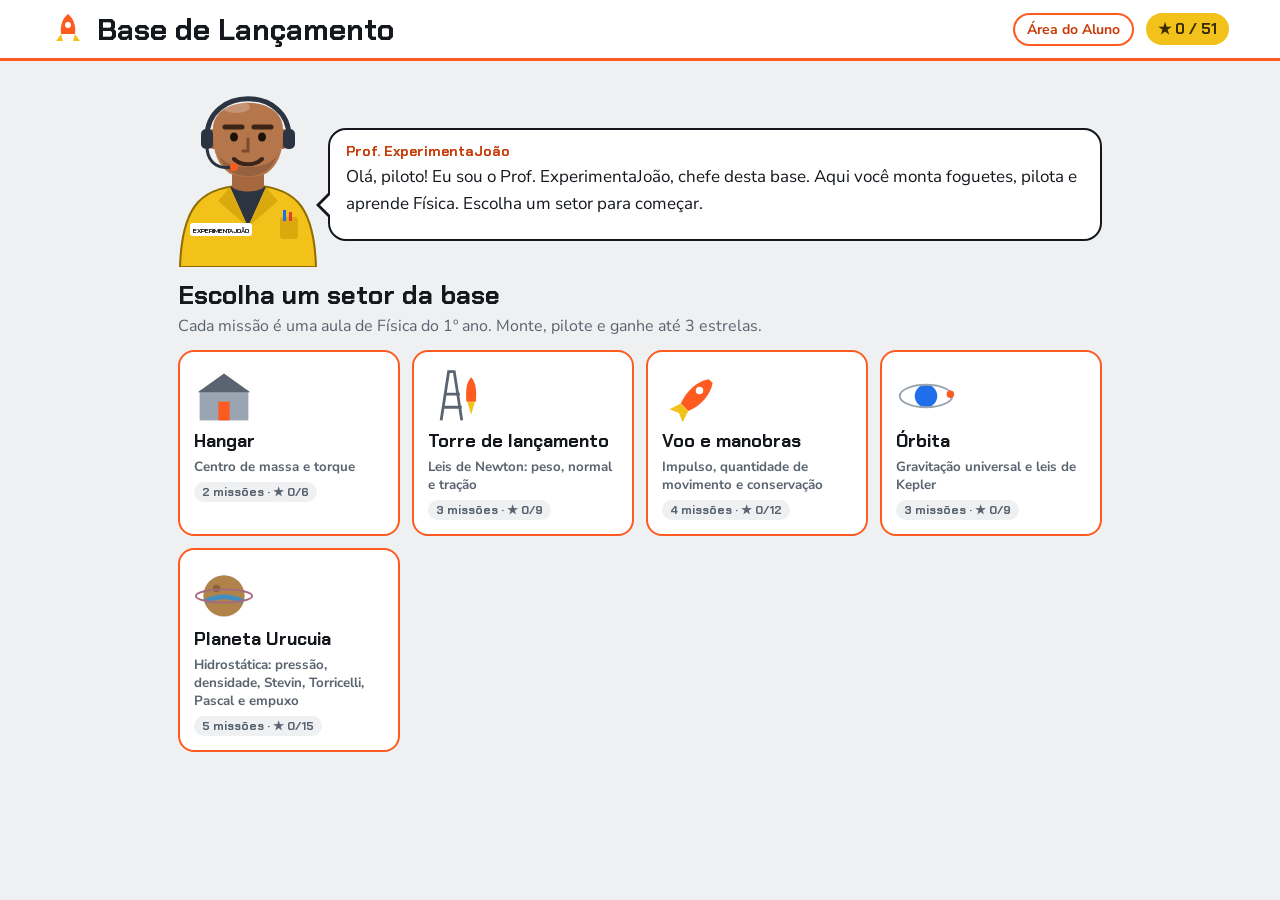
<file: base-de-lancamento/index.html>
<!DOCTYPE html>
<html lang="pt-BR">
<head>
<meta charset="utf-8">
<meta name="viewport" content="width=device-width,initial-scale=1">
<title>Base de Lançamento · Experimenta João</title>
<meta name="description" content="Jogo de Física do 1º ano do Prof. ExperimentaJoão: monte foguetes, pilote naves e aprenda leis de Newton, impulso, quantidade de movimento, gravitação e hidrostática.">
<link rel="preconnect" href="https://fonts.googleapis.com"><link rel="preconnect" href="https://fonts.gstatic.com" crossorigin>
<link href="https://fonts.googleapis.com/css2?family=Chakra+Petch:wght@600;700&family=Nunito+Sans:wght@400;700&display=swap" rel="stylesheet">
<style>
/* VOICE: jogo de missão espacial para o 1º ano, animado e claro
   IDEA: base de lançamento; o aluno monta o foguete no hangar e pilota; cada missão é uma aula
   PICTURE: janela de voo grande com a nave pilotável; Prof. ExperimentaJoão fala em balões
   COLOUR: concreto claro, laranja de segurança, amarelo do jaleco; espaço escuro só no voo
   TYPE: Chakra Petch títulos e números, Nunito Sans texto; LAYOUT: coluna única até 1000px */
:root{color-scheme:light dark;--bg:light-dark(#eef0f2,#121519);--card:light-dark(#fff,#1b2027);--ink:light-dark(#14181d,#eef1f4);--mut:light-dark(#5a6470,#9aa5b1);--line:light-dark(#d5dae0,#2c333c);--lar:#ff5a1f;--lar2:light-dark(#c63d0b,#ff8a5c);--ama:#f2c21b;--ok:light-dark(#137a43,#4fd18b);--okbg:light-dark(#e3f5ea,#123222);--bad:light-dark(#b3261e,#ff8a80);--badbg:light-dark(#fdecea,#3a1715)}
:root[data-theme=light]{color-scheme:light}:root[data-theme=dark]{color-scheme:dark}
*{box-sizing:border-box;min-width:0}
body{margin:0;background:var(--bg);color:var(--ink);font:16px/1.55 "Nunito Sans",system-ui,sans-serif;overflow-x:clip}
h1,h2,h3{font-family:"Chakra Petch",system-ui,sans-serif;line-height:1.1;margin:0}
h1{font-size:clamp(22px,4vw,30px)}h2{font-size:clamp(20px,3.4vw,26px)}h3{font-size:18px}
header{display:flex;align-items:center;gap:12px;padding:12px max(4vw,14px);background:var(--card);border-bottom:3px solid var(--lar)}
.volta-site{margin-left:auto;font:700 14px "Nunito Sans",sans-serif;color:var(--lar2);text-decoration:none;border:2px solid var(--lar);border-radius:99px;padding:5px 12px;white-space:nowrap}@media(max-width:520px){.volta-site{display:none}}
header .medal{font:700 15px "Chakra Petch";background:var(--ama);color:#3a2d00;padding:6px 12px;border-radius:99px;white-space:nowrap}
main{max-width:1000px;margin:0 auto;padding:16px max(3vw,12px) 40px}
#comms{display:flex;gap:10px;align-items:flex-end;margin-bottom:14px}
#prof{width:clamp(88px,16vw,140px);flex:none}
.balao{position:relative;flex:1;background:var(--card);border:2px solid var(--ink);border-radius:18px;padding:12px 16px;margin-bottom:26px;min-height:90px}
.balao::before{content:"";position:absolute;left:-14px;bottom:22px;border:12px solid transparent;border-right-color:var(--ink);border-left:0}
.balao::after{content:"";position:absolute;left:-10px;bottom:24px;border:10px solid transparent;border-right-color:var(--card);border-left:0}
.balao .quem{font:700 14px "Chakra Petch";color:var(--lar2)}
.balao p{margin:4px 0 10px;font-size:17px}
.formula{font:700 clamp(17px,3vw,21px) "Chakra Petch";background:#fff7d6;color:#3a2d00;border-radius:10px;padding:6px 12px;display:inline-block;margin:0 0 10px}
.bts{display:flex;gap:8px;flex-wrap:wrap}
button{font:700 16px "Nunito Sans",sans-serif;min-height:44px;padding:8px 16px;border-radius:12px;border:2px solid var(--ink);background:var(--card);color:var(--ink);cursor:pointer;touch-action:manipulation}
button.pri{background:var(--lar);border-color:var(--lar);color:#fff}
button:focus-visible,input:focus-visible{outline:3px solid var(--ama);outline-offset:2px}
button:disabled{opacity:.45;cursor:default}
.grid{display:grid;grid-template-columns:repeat(auto-fit,minmax(min(100%,210px),1fr));gap:12px}
.setor{background:var(--card);border:2px solid var(--line);border-radius:16px;padding:14px;text-align:left;display:flex;flex-direction:column;gap:6px;min-height:160px}
.setor svg{width:60px;height:60px}.setor.on{border-color:var(--lar)}.setor small{color:var(--mut)}
.tag{font:700 12px "Chakra Petch";padding:2px 8px;border-radius:99px;background:var(--bg);color:var(--mut);align-self:flex-start}
.missao{display:flex;gap:12px;align-items:center;background:var(--card);border:2px solid var(--line);border-radius:14px;padding:12px;width:100%;text-align:left;margin-bottom:10px}
.missao .n{font:700 22px "Chakra Petch";width:44px;height:44px;border-radius:12px;background:var(--ama);color:#3a2d00;display:grid;place-items:center;flex:none}
.missao .st{margin-left:auto;font-size:20px;color:var(--ama);white-space:nowrap;letter-spacing:2px}
.voo{background:#050913;border-radius:16px;overflow:hidden;position:relative;height:clamp(300px,52vw,470px);touch-action:none}
.voo canvas{position:absolute;inset:0;width:100%;height:100%}
.pad{display:grid;grid-template-columns:1fr 1fr 1.6fr;gap:8px;margin-top:10px}
.pad button{min-height:64px;font-size:18px;user-select:none;-webkit-user-select:none}
.pad .ign{background:var(--lar);border-color:var(--lar);color:#fff;font-family:"Chakra Petch"}
.pad .ign.on{background:#ffb02e;border-color:#ffb02e;color:#3a2d00}
.prog{display:flex;flex-wrap:wrap;gap:8px;align-items:flex-end;margin-top:10px;background:var(--card);border:2px solid var(--line);border-radius:14px;padding:10px 12px}
.prog label{display:flex;flex-direction:column;font-weight:700;font-size:14px}
input[type=text]{font:700 18px "Chakra Petch";width:120px;min-height:44px;padding:6px 10px;border-radius:10px;border:2px solid var(--line);background:var(--bg);color:var(--ink)}
.teclas{font-size:13px;color:var(--mut);margin:8px 0 0}
.hang{display:grid;grid-template-columns:minmax(0,1.3fr) minmax(0,1fr);gap:14px}
.peca{font-weight:700;font-size:14px;color:var(--mut);margin:12px 0 6px}
.ops{display:grid;grid-template-columns:repeat(3,minmax(0,1fr));gap:8px}
.op{display:flex;flex-direction:column;align-items:flex-start;text-align:left;padding:8px 10px;border:2px solid var(--line);border-radius:12px;min-height:84px;font-weight:400;font-size:14px}
.op b{font:700 16px "Chakra Petch"}.op.sel{border-color:var(--lar);background:light-dark(#fff1ea,#3a1d12)}
.op .c{color:var(--lar2);font-weight:700}
.ficha{background:var(--card);border:2px solid var(--ink);border-radius:16px;padding:12px 14px;align-self:start}
.ficha svg{width:100%;height:150px}
.lin{display:flex;justify-content:space-between;gap:8px;padding:5px 0;border-bottom:1px dashed var(--line)}
.lin span{color:var(--mut);font-size:14px}.lin b{font:700 17px "Chakra Petch";white-space:nowrap}
.lin.big b{color:var(--lar2);font-size:20px}
.orc{font:700 15px "Chakra Petch";margin-top:8px}.orc.no{color:var(--bad)}
.q{background:var(--card);border:2px solid var(--line);border-radius:14px;padding:12px 14px;margin-bottom:10px}
.q.ok{border-color:var(--ok);background:var(--okbg)}.q.no{border-color:var(--bad);background:var(--badbg)}
.q label{display:flex;gap:8px;align-items:center;padding:6px 0;cursor:pointer}.q input{width:20px;height:20px}
.err{color:var(--bad);font-size:14px;min-height:18px}
.fase{display:flex;gap:6px;margin:8px 0 12px;flex-wrap:wrap}
.fase span{font:700 13px "Chakra Petch";padding:4px 10px;border-radius:99px;background:var(--card);border:1px solid var(--line);color:var(--mut)}
.fase span.at{background:var(--ink);color:var(--bg);border-color:var(--ink)}
.voltar{background:none;border:0;color:var(--lar2);padding:0;min-height:36px}
.medalha{text-align:center;background:var(--card);border:2px solid var(--ama);border-radius:18px;padding:24px}
.medalha svg{width:100px;height:100px}.estrelas{font-size:40px;color:var(--ama);letter-spacing:6px}
@media (prefers-reduced-motion:no-preference){#olhos{animation:pisca 4.5s infinite;transform-origin:70px 60px}}
@keyframes pisca{0%,94%,100%{transform:scaleY(1)}96%{transform:scaleY(.1)}}
@media(max-width:700px){.hang{grid-template-columns:1fr}.ficha svg{height:110px}}
@media(max-width:600px){.balao p{font-size:16px}#comms{align-items:flex-start}.balao{margin-bottom:0}.balao::before,.balao::after{bottom:auto;top:28px}.op{min-height:96px;font-size:13px}.teclas{display:none}}
.sub{color:var(--mut);margin:4px 0 12px}
.ic{font-size:28px}
.pad button.on:not(.ign),#sp.on,#sr.on{background:var(--ama);border-color:var(--ama);color:#3a2d00}
.thr{display:flex;flex-wrap:wrap;gap:8px;align-items:center;margin-top:10px;background:var(--card);border:2px solid var(--line);border-radius:14px;padding:10px 12px}
.thr label{flex:1 1 200px;display:flex;flex-direction:column;font-weight:700;font-size:14px}
.thr label b{font:700 22px "Chakra Petch";color:var(--lar2)}
.thr input[type=range]{width:100%;height:36px;accent-color:#ff5a1f}
.thr .ic{width:56px;min-height:56px}
.nota{font-size:13px;color:var(--mut);margin:8px 0 0}
.leg{margin:0 0 10px;padding-left:18px;font-size:14px;color:var(--mut)}.leg li{margin:2px 0}
.qf{display:inline-block;margin:6px 0 2px;font:700 14px "Chakra Petch",sans-serif;background:#fff7d6;color:#3a2d00;border-radius:8px;padding:3px 10px}
.slots{display:grid;grid-template-columns:repeat(7,minmax(0,1fr));gap:6px}
.slot{min-height:52px;padding:4px;font:700 16px "Chakra Petch"}
#pp{width:140px}
</style>
</head>
<body>
<header><svg width="34" height="34" viewBox="0 0 34 34" aria-hidden="true"><path d="M17 2c6 5 8 12 7 20H10C9 14 11 7 17 2z" fill="#ff5a1f"/><circle cx="17" cy="13" r="3" fill="#fff"/><path d="M10 22l-5 7h7zM24 22l5 7h-7z" fill="#f2c21b"/></svg><h1>Base de Lançamento</h1><a class="volta-site" href="../alunos.html">Área do Aluno</a><span class="medal" id="cont">★ 0</span></header>
<main>
<section id="comms" aria-live="polite">
<svg id="prof" viewBox="0 0 140 190" role="img" aria-label="Prof. ExperimentaJoão, careca, forte, de jaleco amarelo e headset">
<path d="M2 190C4 124 26 110 70 108C114 110 136 124 138 190Z" fill="#f2c21b" stroke="#8f6c00" stroke-width="2"/>
<path d="M52 110L70 150L88 110Z" fill="#2b3440"/><path d="M52 110L70 150L40 124ZM88 110L70 150L100 124Z" fill="#d9a90e"/>
<rect x="102" y="140" width="18" height="22" rx="3" fill="#d9a90e"/><rect x="105" y="133" width="3" height="11" fill="#1f6feb"/><rect x="111" y="135" width="3" height="9" fill="#e53935"/>
<rect x="12" y="146" width="62" height="13" rx="3" fill="#fff"/><text x="43" y="155.5" font-size="6.6" text-anchor="middle" font-family="Chakra Petch,sans-serif" font-weight="700" fill="#14181d">EXPERIMENTAJOÃO</text>
<path d="M54 84h32v26c-6 6-26 6-32 0z" fill="#a8683f"/>
<ellipse cx="35" cy="62" rx="7" ry="10" fill="#a0613a"/><ellipse cx="105" cy="62" rx="7" ry="10" fill="#a0613a"/>
<path d="M35 52C35 17 105 17 105 52C106 74 100 88 89 96C80 101 60 101 51 96C40 88 34 74 35 52Z" fill="#b5764b"/>
<path d="M41 78C45 92 56 99 70 99C84 99 95 92 99 78C95 86 84 90 70 90C56 90 45 86 41 78Z" fill="#5b3a26" opacity=".35"/>
<ellipse cx="58" cy="30" rx="14" ry="6" fill="#fff" opacity=".22"/>
<path d="M47 50h17M76 50h17" stroke="#3b2417" stroke-width="5" stroke-linecap="round"/>
<g id="olhos"><ellipse cx="56" cy="60" rx="4" ry="4.5" fill="#1b120c"/><ellipse cx="84" cy="60" rx="4" ry="4.5" fill="#1b120c"/></g>
<path d="M70 62v12h-5" stroke="#7d4b2d" stroke-width="3" fill="none" stroke-linecap="round"/>
<path d="M56 82C63 89 77 89 84 82" stroke="#3b2417" stroke-width="4" fill="none" stroke-linecap="round"/>
<path d="M29 60C29 9 111 9 111 60" stroke="#2b3440" stroke-width="5" fill="none"/>
<rect x="23" y="52" width="12" height="20" rx="5" fill="#2b3440"/><rect x="105" y="52" width="12" height="20" rx="5" fill="#2b3440"/>
<path d="M29 72C31 88 42 92 54 90" stroke="#2b3440" stroke-width="3" fill="none"/><circle cx="56" cy="90" r="4" fill="#ff5a1f"/>
</svg>
<div class="balao"><div class="quem">Prof. ExperimentaJoão</div><p id="fala"></p><div id="extra"></div><div class="bts" id="bts"></div></div>
</section>
<section id="tela"></section>
</main>
<script>
{
const G=10;
const fmt=(x,d=0)=>Number(x).toLocaleString('pt-BR',{minimumFractionDigits:d,maximumFractionDigits:d});
const alt=(certa,erradas,pos)=>{const a=[...erradas];a.splice(pos,0,certa);return{a,c:pos}};
const $=s=>document.querySelector(s),tela=$('#tela');

/* ---------- Peças ---------- */
const MOT_ESP=[{n:'Faísca',F:2000,m:200,c:1},{n:'Trovão',F:4000,m:400,c:2},{n:'Vulcão',F:8000,m:800,c:4}];
const TAN_ESP=[{n:'Pequeno',t:6,m:100,c:1},{n:'Médio',t:12,m:300,c:2},{n:'Grande',t:20,m:600,c:3}];
const MOT_TOR=[{n:'Pardal',F:15000,m:300,c:1},{n:'Condor',F:30000,m:600,c:2},{n:'Fênix',F:60000,m:1200,c:4}];
const TAN_TOR=[{n:'Curto',t:10,m:200,c:1},{n:'Médio',t:20,m:500,c:2},{n:'Longo',t:40,m:1000,c:3}];
const MOT_POU=[{n:'Brisa',F:1200,m:0,c:1},{n:'Sopro',F:3000,m:0,c:2},{n:'Rajada',F:9000,m:0,c:3}];
const MOLAS=[{n:'Mola leve',I:300,c:1},{n:'Mola média',I:600,c:2},{n:'Mola forte',I:1200,c:3}];
const CABOS=[{n:'Fio leve',T:800,c:1},{n:'Cabo médio',T:1500,c:2},{n:'Cabo reforçado',T:3000,c:3}];
const BLOCOS=[{n:'Bloco P',m:800,c:1},{n:'Bloco M',m:1600,c:2},{n:'Bloco G',m:3200,c:3}];
const CARGAS=[{n:'A',m:100,cor:'#2f9e5b'},{n:'B',m:200,cor:'#1f6feb'},{n:'C',m:300,cor:'#ff5a1f'}];
const SLOTS=[-3,-2,-1,0,1,2,3];
const MUNDOS=[{n:'Terra',M:5.97e24,R:6.37e6},{n:'Marte',M:6.42e23,R:3.39e6},{n:'Lua',M:7.35e22,R:1.74e6}];
const GU=6.67e-11;MUNDOS.forEach(w=>w.g=GU*w.M/w.R**2);
const GM=1600,RP=100;
const CAPS=1000;

/* ---------- Setores ---------- */
const SETORES=[
 {id:'hangar',nome:'Hangar',temas:'Centro de massa e torque',ico:'<rect x="6" y="26" width="52" height="32" fill="#9aa5b1"/><path d="M4 28L32 8L60 28Z" fill="#5a6470"/><rect x="26" y="38" width="12" height="20" fill="#ff5a1f"/>'},
 {id:'torre',nome:'Torre de lançamento',temas:'Leis de Newton: peso, normal e tração',ico:'<path d="M14 58L22 6h6l8 52M18 30h16M16 44h20" stroke="#5a6470" stroke-width="3" fill="none"/><path d="M46 12c5 5 6 14 5 26h-10c-1-12 0-21 5-26z" fill="#ff5a1f"/><path d="M42 38l4 14 4-14z" fill="#f2c21b"/>'},
 {id:'voo',nome:'Voo e manobras',temas:'Impulso, quantidade de movimento e conservação',ico:'<path d="M50 14c-12 2-24 12-30 26l8 8c14-6 24-18 26-30z" fill="#ff5a1f"/><circle cx="40" cy="26" r="4" fill="#fff"/><path d="M20 40L8 46l10 4 4 10 6-12z" fill="#f2c21b"/>'},
 {id:'orbita',nome:'Órbita',temas:'Gravitação universal e leis de Kepler',ico:'<circle cx="32" cy="32" r="12" fill="#1f6feb"/><ellipse cx="32" cy="32" rx="28" ry="12" fill="none" stroke="#9aa5b1" stroke-width="2"/><circle cx="58" cy="30" r="4" fill="#ff5a1f"/>'}];

/* ---------- Missões ---------- */
const MISSOES=[
/* HANGAR */
{id:'carga',setor:'hangar',titulo:'Carga equilibrada',conceito:'Centro de massa',modo:'espaco',mont:'carga',ctrl:['ign'],
 briefing:['Bem-vindo ao Hangar, piloto! Hoje a nave vai levar três contêineres: A (100 kg), B (200 kg) e C (300 kg), presos numa viga atravessada.','O motor empurra pelo meio da nave. Se o peso ficar torto para um lado, a nave começa a girar sozinha quando você liga o motor.','Distribua a carga e depois voe em linha reta até o portal.'],
 aula:['O centro de massa é o ponto de equilíbrio de todas as massas juntas. É como se toda a massa estivesse ali.','Para achar a posição dele, cada massa conta mais quanto mais pesada e mais longe ela estiver: some m · x e divida pela massa total.','Se a força do motor não passa pelo centro de massa, ela cria um torque e a nave gira.'],
 formula:'x_cm = (m₁·x₁ + m₂·x₂ + ...) ÷ (m₁ + m₂ + ...)',
 dica:'A nave tem 1 000 kg no meio (x = 0). Coloque os contêineres de modo que a soma m · x dê zero. Exemplo: 300 kg em −1 m cancela 100 kg em +3 m.',
 perg:d=>[
  {p:`Na sua montagem o centro de massa ficou em ${fmt(d.soma/d.mt,2)} m. Se o contêiner B (200 kg) fosse puxado 2 m para a direita, onde ficaria o centro de massa da nave de ${fmt(d.mt)} kg?`,...alt(fmt((d.soma+400)/d.mt,2)+' m',[fmt((d.soma+400)/600,2)+' m',fmt(d.soma/d.mt+2,2)+' m'],1)},
  {p:`Se o contêiner C (300 kg) fosse puxado 1 m para mais longe do centro, o centro de massa se deslocaria:`,...alt(fmt(300/d.mt,2)+' m para o lado dele',['nada, porque a nave é muito pesada','3 m para o lado dele'],0)},
  {p:'Por que a nave girou nos testes com a carga torta?',...alt('A força do motor não passava pelo centro de massa e criou um torque',['O motor estava fraco','A carga empurrou a nave para trás'],2)}]},
{id:'guindaste',setor:'hangar',titulo:'Guindaste do hangar',conceito:'Torque e equilíbrio',modo:'guindaste',mont:'bloco',ctrl:['pos'],
 briefing:['O estágio de 800 kg precisa subir até o foguete. O guindaste tem um braço que gira num pino no alto da torre.','O estágio fica pendurado a 4 m do pino. Do outro lado, um contrapeso desliza pelo braço.','Se o braço não estiver equilibrado, ele tomba quando o estágio sair do chão!'],
 aula:['Torque é a capacidade de uma força fazer algo girar. Depende da força e da distância até o pino.','Para o braço não girar, o torque de um lado precisa ser igual ao do outro.','Contrapeso leve tem que ficar longe do pino; contrapeso pesado fica perto.'],
 formula:'τ = F · d      equilíbrio: P₁ · d₁ = P₂ · d₂',
 dica:'Torque do estágio: 8 000 N × 4 m = 32 000 N·m. A distância do contrapeso é d₂ = 32 000 ÷ (peso do contrapeso).',
 perg:d=>[
  {p:'Qual é o torque que o estágio de 800 kg, a 4 m do pino, faz no braço do guindaste?',...alt('32.000 N·m',['3.200 N·m','12.000 N·m'],0)},
  {p:`Você escolheu um contrapeso de ${fmt(d.mb)} kg. A que distância do pino ele precisa ficar?`,...alt(fmt(32000/(d.mb*G),1)+' m',[fmt(32000/(d.mb*G)*2,1)+' m',fmt(d.mb/800,1)+' m'],2)},
  {p:`Com o braço em equilíbrio, qual força a torre faz para sustentar o estágio e o contrapeso (força normal no pino, sem contar o braço)?`,...alt(fmt((800+d.mb)*G)+' N',[fmt(Math.abs(800-d.mb)*G)+' N','zero, porque está em equilíbrio'],1)}]},
/* TORRE */
{id:'decolagem',setor:'torre',titulo:'Decolagem',conceito:'2ª lei de Newton, peso e normal',modo:'vertical',mont:'naveT',ctrl:['thr'],g:10,h0:0,v0:0,alvo:300,
 briefing:['Torre de lançamento, piloto! Agora tem gravidade: a Terra puxa o foguete para baixo com a força peso.','Sua missão é subir até 300 m de altura. Você controla a potência do motor de 0 a 100%.','Repare na plataforma: enquanto o foguete está parado nela, ela empurra o foguete para cima. Essa é a força normal.'],
 aula:['Peso é a força com que a Terra puxa o foguete: massa vezes a gravidade, P = m · g.','O foguete só sai do chão se a força do motor for maior que o peso. A diferença é a força resultante.','A 2ª lei de Newton diz que a aceleração é a força resultante dividida pela massa.'],
 formula:'P = m · g      R = F − P      a = R ÷ m',
 dica:'Calcule o peso da sua nave (m · 10). O motor precisa passar desse valor. Na montagem, confira se a força resultante ficou positiva.',
 perg:d=>[
  {p:`Seu foguete tinha ${fmt(d.m)} kg. Qual era o peso dele na Terra (g = 10 m/s²)?`,...alt(fmt(d.m*G)+' N',[fmt(d.m)+' N',fmt(d.m/G)+' N'],2)},
  {p:`Com o motor ${d.mo} a 100% (${fmt(d.F)} N), qual foi a aceleração do foguete na subida?`,...alt(fmt((d.F-d.m*G)/d.m,2)+' m/s²',[fmt(d.F/d.m,2)+' m/s²',fmt((d.F+d.m*G)/d.m,2)+' m/s²'],0)},
  {p:`Ainda na plataforma, com o motor a 50% (${fmt(d.F/2)} N), qual era a força normal da plataforma no foguete?`,...alt(d.F/2>=d.m*G?'0 N, o foguete já estava subindo':fmt(d.m*G-d.F/2)+' N',[fmt(d.m*G+d.F/2)+' N',fmt(d.m*G)+' N'],1)}]},
{id:'pouso',setor:'torre',titulo:'Pouso na Lua',conceito:'1ª lei de Newton',modo:'vertical',mont:'motorP',ctrl:['thr'],g:1.6,h0:150,v0:-6,m:1000,lua:true,
 briefing:['Missão lunar! Seu módulo de 1 000 kg está descendo a 6 m/s, a 150 m do chão da Lua.','A gravidade da Lua é bem menor: 1,6 m/s². Mesmo assim, se tocar o solo a mais de 2 m/s, o módulo quebra.','Escolha o motor certo e controle a potência para pousar suave.'],
 aula:['A 1ª lei de Newton diz: se a força resultante é zero, a velocidade não muda.','Então, se o motor empurrar exatamente com a força do peso, o módulo desce com velocidade constante.','Mais força que o peso, ele freia. Menos força que o peso, ele acelera para baixo.'],
 formula:'R = 0  →  v constante      P = m · g',
 dica:'O peso na Lua é 1 000 × 1,6 = 1 600 N. Escolha um motor mais forte que isso. Freie no começo e, perto do chão, deixe o motor perto de 1 600 N para descer devagar e constante.',
 perg:d=>[
  {p:'Qual era o peso do módulo de 1 000 kg na Lua?',...alt('1.600 N',['10.000 N','1.000 N'],0)},
  {p:`Para o módulo descer com velocidade constante, em que potência o motor ${d.mo} (${fmt(d.F)} N) precisava ficar?`,...alt(fmt(1600/d.F*100,0)+'%',['100%',fmt(Math.min(99,1600/d.F*200),0)+'%'],2)},
  {p:'Quando a força do motor ficou igual ao peso, o que aconteceu com a velocidade de descida?',...alt('Ficou constante, porque a força resultante era zero',['Parou na hora','Aumentou sem parar'],1)}]},
{id:'reboque',setor:'torre',titulo:'Reboque de satélite',conceito:'Tração e 3ª lei de Newton',modo:'reboque',mont:'cabo',ctrl:['thr'],
 briefing:['Missão de reboque! Seu rebocador de 1 000 kg vai puxar um satélite de 500 kg com um cabo.','Você precisa levar o satélite até 6 m/s. Mas atenção: se a tração no cabo passar do limite, ele arrebenta.','Escolha o cabo na montagem e controle a potência do motor.'],
 aula:['Tração é a força que um cabo esticado faz nos corpos presos a ele.','O cabo puxa o satélite para a frente e puxa o rebocador para trás com a mesma força. É a 3ª lei de Newton: ação e reação.','O cabo só precisa acelerar o satélite: T = m_satélite · a. E a aceleração do conjunto é a = F ÷ (m₁ + m₂).'],
 formula:'a = F ÷ (m₁ + m₂)      T = m₂ · a',
 dica:'Com o motor a F, a tração é T = 500 × F ÷ 1 500 = F ÷ 3. Mantenha F abaixo de 3 vezes o limite do cabo.',
 perg:d=>[
  {p:'Com o motor a 3.000 N, qual é a aceleração do conjunto rebocador (1 000 kg) mais satélite (500 kg)?',...alt('2 m/s²',['3 m/s²','6 m/s²'],1)},
  {p:`O seu cabo aguentava ${fmt(d.Tm)} N. Qual era a maior força de motor que você podia usar sem arrebentar o cabo?`,...alt(fmt(Math.min(4000,d.Tm*3))+' N',[fmt(d.Tm)+' N',fmt(d.Tm*1.5)+' N'],0)},
  {p:'Enquanto o cabo puxava o satélite para a frente, o que ele fazia com o rebocador?',...alt('Puxava o rebocador para trás com a mesma força',['Empurrava o rebocador para a frente','Nada, o cabo só age no satélite'],2)}]},
/* VOO */
{id:'queima',setor:'voo',titulo:'Alcance o comboio',conceito:'Impulso',modo:'espaco',mont:'nave',orc:4,pede:10,ctrl:['girar','ign','prog'],
 briefing:['Bem-vindo à base, piloto! Eu sou o Prof. ExperimentaJoão. Hoje você monta a sua nave e pilota de verdade.','O comboio de suprimentos vai passar a 10 m/s. Sua nave está parada. Você precisa emparelhar com ele, na mesma velocidade, por 2 segundos.','Longe dos planetas quase não tem gravidade nem ar. Só o motor muda o movimento da nave.'],
 aula:['Quando o motor empurra a nave durante um tempo, ele dá um impulso: força vezes tempo.','O impulso vira quantidade de movimento. Dividindo pela massa, você descobre quanto a velocidade muda.','Na montagem, escolha uma nave que consiga pelo menos 10 m/s sem estourar o orçamento.'],
 formula:'I = F · Δt      Δv = I ÷ m',
 dica:'Para chegar a 10 m/s, divida: Δt = m · 10 ÷ F. Segure a ignição só esse tempo, ou use a queima programada.',
 perg:d=>[
  {p:`No seu voo, a nave de ${fmt(d.m)} kg recebeu um impulso total de ${fmt(d.I)} N·s. Qual foi a variação de velocidade (Δv = I ÷ m)?`,...alt(fmt(d.I/d.m,1)+' m/s',[fmt(d.I/d.m*2,1)+' m/s',fmt(d.I/d.m/2,1)+' m/s'],1)},
  {p:`Seu motor ${d.mo} faz ${fmt(d.F)} N. Quanto tempo ele precisa ficar ligado para essa nave de ${fmt(d.m)} kg ganhar 10 m/s?`,...alt(fmt(d.m*10/d.F,2)+' s',[fmt(d.m*20/d.F,2)+' s',fmt(d.m*5/d.F,2)+' s'],2)},
  {p:'Enquanto o motor estava ligado com a nave apontada para a direita, o que aconteceu com a seta verde (v)?',...alt('Cresceu para a direita, porque o impulso foi nesse sentido',['Ficou do mesmo tamanho, porque a força não muda a velocidade','Apontou para a esquerda, contra a força'],0)}]},
{id:'freio',setor:'voo',titulo:'Chegada suave',conceito:'Quantidade de movimento',modo:'espaco',mont:'nave',orc:4,pede:8,ctrl:['girar','ign','prog'],
 briefing:['Missão de acoplamento! Sua nave vem a 8 m/s na direção da estação.','Se encostar a mais de 1 m/s, bate. Você precisa virar a nave de costas e frear com o motor.','Atenção: girar a nave não freia nada. Só o impulso do motor muda a velocidade.'],
 aula:['Todo corpo em movimento tem quantidade de movimento: massa vezes velocidade.','Ela é um vetor. Para frear, o impulso tem que apontar no sentido contrário ao movimento.','Para parar, o impulso precisa ser igual à quantidade de movimento da nave.'],
 formula:'Q = m · v      parar: F · Δt = Q',
 dica:'Gire até a nave ficar de costas para a estação (a seta verde da velocidade aponta para o motor). Depois queime Δt = m · 8 ÷ F.',
 perg:d=>[
  {p:`Sua nave de ${fmt(d.m)} kg chegou a 8 m/s. Qual era a quantidade de movimento dela antes de frear?`,...alt(fmt(d.m*8)+' kg·m/s',[fmt(d.m/8,1)+' kg·m/s',fmt(d.m+8)+' kg·m/s'],0)},
  {p:'Você girou a nave de costas antes de ligar o motor. Por que só girar não freou a nave?',...alt('Sem força não há impulso, e a velocidade continua igual (1ª lei de Newton)',['Porque o motor estava fraco demais','Porque a estação puxava a nave'],1)},
  {p:`Seu retrofoguete de ${fmt(d.F)} N precisava cancelar ${fmt(d.m*8)} kg·m/s. Quanto tempo de queima isso exige?`,...alt(fmt(d.m*8/d.F,2)+' s',[fmt(d.m*16/d.F,2)+' s',fmt(d.m*4/d.F,2)+' s'],2)}]},
{id:'desvio',setor:'voo',titulo:'Desvio do asteroide',conceito:'Impulso é um vetor',modo:'espaco',mont:'nave',orc:3,pede:4,ctrl:['girar','ign','prog'],
 briefing:['Alerta! Um asteroide está bem na sua rota. Você vem a 6 m/s para a direita.','Desvie e passe pelo portal de chegada sem sair do corredor amarelo.','Pense na direção do impulso: empurrar para frente ou para trás não tira a nave da frente da pedra.'],
 aula:['O impulso tem direção. Ele muda a velocidade na direção em que o motor empurra.','Um empurrão de lado cria uma velocidade de lado, e a nave passa a andar na diagonal.','Pela 1ª lei de Newton, sem força a nave segue reto. Girar sem ligar o motor não muda a trajetória.'],
 formula:'Δv = F · Δt ÷ m   (na direção do empurrão)',
 dica:'Gire a nave 90° para cima, dê uma queima curta e depois apague o motor. A nave vai andar na diagonal e passar por cima da pedra.',
 perg:d=>[
  {p:'Para desviar, você apontou o motor para o lado e queimou. O que aconteceu com a trajetória da nave?',...alt('Ganhou velocidade de lado e passou a andar na diagonal',['Parou de andar para a frente','Ficou mais lenta para a frente e continuou reta'],0)},
  {p:`Você terminou com ${fmt(d.vx,1)} m/s para a frente e ${fmt(Math.round(Math.abs(d.vy)*10)/10,1)} m/s de lado. A velocidade para a frente mudou durante a queima de lado?`,...alt('Quase nada, porque o impulso foi perpendicular ao movimento',['Sim, dobrou','Sim, foi a zero'],1)},
  {p:`Sua nave de ${fmt(d.m)} kg ganhou ${fmt(Math.round(Math.abs(d.vy)*10)/10,1)} m/s de lado. Qual foi o impulso lateral (I = m · Δv)?`,...(v=>alt(fmt(d.m*v)+' N·s',[fmt(d.m*v*2)+' N·s',fmt(d.m/Math.max(.1,v))+' N·s'],2))(Math.max(.1,Math.round(Math.abs(d.vy)*10)/10))}]},
{id:'estagios',setor:'voo',titulo:'Separação de estágios',conceito:'Conservação da quantidade de movimento',modo:'espaco',mont:'mola',orc:3,m1:600,m2:200,ctrl:['girar','sep'],
 briefing:['Pane no motor! Sua cápsula, de 200 kg, ainda está presa a um estágio vazio de 600 kg, parada no espaço.','A única saída é soltar o estágio com molas. A estação de resgate fica a 60 m e o resgate sai em 30 segundos.','Se a cápsula chegar a mais de 5 m/s, bate na estação. Escolha a mola certa e mire bem.'],
 aula:['Quando só agem forças internas, como as molas entre as partes, a quantidade de movimento total se conserva.','Antes estava tudo parado, Q total = 0. Depois, as duas partes saem em sentidos opostos com quantidades de movimento iguais.','A mola dá o mesmo impulso às duas partes. A parte mais leve sai mais rápida.'],
 formula:'v₂ = I ÷ m₂      m₁ · v₁ = m₂ · v₂',
 dica:'Velocidade da cápsula = impulso da mola ÷ 200 kg. Ela precisa de mais de 2 m/s para chegar em 30 s e de menos de 5 m/s para não bater. Gire para mirar na estação antes de soltar.',
 perg:d=>[
  {p:`A mola que você escolheu deu ${fmt(d.Im)} N·s de impulso. Com que velocidade a cápsula de 200 kg saiu?`,...alt(fmt(d.Im/200,1)+' m/s',[fmt(d.Im/600,1)+' m/s',fmt(d.Im/800,1)+' m/s'],1)},
  {p:'E o estágio de 600 kg, que foi para trás, saiu com que velocidade?',...alt(fmt(d.Im/600,1)+' m/s',[fmt(d.Im/200,1)+' m/s','0 m/s, porque ele é pesado'],0)},
  {p:'Somando a quantidade de movimento da cápsula e a do estágio depois da separação, o resultado foi:',...alt('zero, igual a antes da separação',['o dobro do impulso da mola','igual só à quantidade de movimento da cápsula'],2)}]},
/* ÓRBITA */
{id:'pairar',setor:'orbita',titulo:'Pairar em outro mundo',conceito:'Gravitação universal: g = G·M ÷ R²',modo:'vertical',mont:'mundo',ctrl:['thr'],h0:0,v0:0,m:500,Fm:4000,
 briefing:['Setor Órbita! Antes de dar a volta num planeta, vamos entender a gravidade de cada mundo.','Seu módulo tem 500 kg e um motor de no máximo 4 000 N. A missão: subir e ficar parado no ar, entre 40 m e 60 m, por 5 segundos.','Você escolhe o mundo: Terra, Marte ou Lua. E programa a potência que acha que vai segurar o módulo no ar.'],
 aula:['Newton descobriu que todos os corpos se atraem. A atração depende das massas e da distância.','Na superfície de um planeta, a gravidade é g = G · M ÷ R², em que M é a massa do planeta e R é o raio.','Para pairar, a força do motor tem que ser igual ao peso: F = m · g.'],
 formula:'g = G · M ÷ R²      pairar: F = m · g',
 dica:'Calcule o peso do módulo no mundo escolhido (500 × g) e divida pela força máxima (4 000 N). Esse é o percentual para pairar. Suba com mais potência e depois ajuste.',
 perg:d=>[
  {p:`Você escolheu ${d.mundo}, com g = ${fmt(d.g,2)} m/s². Qual era o peso do módulo de 500 kg lá?`,...alt(fmt(500*d.g)+' N',[fmt(500/d.g)+' N','500 N'],1)},
  {p:`Qual potência do motor de 4 000 N segura o módulo parado em ${d.mundo}?`,...alt(fmt(500*d.g/4000*100,0)+'%',[fmt(Math.min(99,500*d.g/4000*200),0)+'%','100%'],0)},
  {p:'Por que o mesmo módulo não consegue pairar na Terra com esse motor?',...alt('Porque o peso na Terra (cerca de 4 900 N) é maior que a força máxima do motor (4 000 N)',['Porque na Terra não existe gravidade','Porque o motor funciona pior com ar'],2)}]},
{id:'orbita1',setor:'orbita',titulo:'Primeira órbita',conceito:'Gravitação e órbita circular',modo:'orbita',mont:'orb',ctrl:['girar','ign','sas'],
 briefing:['Hora de dar a volta num mundo! Você está sobre a pequena lua Pequi, de 100 m de raio, a 50 m de altitude.','Sua nave vai de lado a 2 m/s, devagar demais: se não fizer nada, ela cai. Ganhe velocidade para entrar em órbita e dê uma volta completa.','O tempo aqui passa 10 vezes mais rápido, para a volta não demorar.'],
 aula:['Em órbita, a nave está sempre caindo em direção ao planeta, mas anda tão rápido de lado que nunca chega ao chão.','A gravidade é a força que puxa a nave para o centro e faz ela fazer a curva.','A velocidade de órbita circular depende da massa do planeta e da distância ao centro.'],
 formula:'v_órbita = √(G · M ÷ r)',
 dica:'Aqui G · M = 1 600 e r = 150 m: v = √(1 600 ÷ 150) ≈ 3,3 m/s. Aponte a nave para a frente (botão Prógrado) e queime até a velocidade chegar perto de 3,3 m/s.',
 perg:d=>[
  {p:'Com G · M = 1 600 e a nave a r = 150 m do centro, qual a velocidade de órbita circular?',...alt('3,3 m/s',['10,7 m/s','1,6 m/s'],2)},
  {p:'O que mantém a nave em órbita depois que o motor desliga?',...alt('A gravidade puxando para o centro, enquanto a nave anda de lado',['O motor continua empurrando escondido','Não existe gravidade no espaço'],0)},
  {p:`Sua órbita variou entre ${fmt(d.rmin)} m e ${fmt(d.rmax)} m do centro. Se a nave estivesse mais longe do planeta, a velocidade de órbita seria:`,...alt('menor',['maior','a mesma'],1)}]},
{id:'kepler',setor:'orbita',titulo:'Órbita alta',conceito:'Leis de Kepler',modo:'orbita',mont:'orb',ctrl:['girar','ign','sas'],
 briefing:['Você já está em órbita circular a 150 m do centro da Pequi. Um satélite espera numa órbita maior, de 300 m.','Dê uma queima para a frente e transforme sua órbita numa elipse que encosta na órbita do satélite.','Repare nas fatias coloridas que a nave desenha: elas mostram a 2ª lei de Kepler.'],
 aula:['1ª lei de Kepler: as órbitas são elipses, e o planeta fica num dos focos.','2ª lei: a linha do planeta até a nave varre áreas iguais em tempos iguais. Perto do planeta a nave anda mais rápido; longe, mais devagar.','3ª lei: quanto maior a órbita, maior o tempo de uma volta. O quadrado do período é proporcional ao cubo do tamanho da órbita (o semieixo maior).'],
 formula:'T² ∝ a³      perto: mais rápido; longe: mais devagar',
 dica:'Use o botão Prógrado e queime pouco, cerca de 0,5 m/s. Veja a linha tracejada: quando o ponto mais distante tocar o anel do satélite, desligue o motor.',
 perg:d=>[
  {p:`No seu voo, a nave passou a ${fmt(d.vp,2)} m/s no ponto mais próximo e a ${fmt(d.va,2)} m/s no ponto mais distante. Qual lei de Kepler explica essa diferença?`,...alt('2ª lei: áreas iguais em tempos iguais, mais rápida perto do planeta',['1ª lei: órbitas circulares','3ª lei: órbitas maiores são mais rápidas'],1)},
  {p:'Uma órbita com o dobro do raio tem período quantas vezes maior (T² ∝ r³)?',...alt('cerca de 2,8 vezes',['2 vezes','8 vezes'],2)},
  {p:'Em que formato ficou a sua órbita depois da queima?',...alt('Uma elipse, com o planeta num dos focos',['Um círculo perfeito','Uma linha reta'],0)}]}
];

/* ---------- Planeta Urucuia (hidrostática) ---------- */
const GP=4,P0=20000,DHG=13600;
const PNEUS=[{n:'Estreito',A:.05,c:1},{n:'Médio',A:.1,c:2},{n:'Largo',A:.2,c:3}];
const SONDAS=[{n:'Pequena',V:.01},{n:'Média',V:.02},{n:'Grande',V:.04}];
const TRAJES=[{n:'Traje leve',p:60000,c:1},{n:'Traje médio',p:100000,c:2},{n:'Traje pesado',p:150000,c:3}];
const PISTOES=[{n:'Pistão 0,2 m²',A:.2},{n:'Pistão 0,5 m²',A:.5},{n:'Pistão 1,0 m²',A:1}];
const CAMADAS=[{n:'óleo',d:800,y0:0,y1:3,cor:'rgba(226,170,66,.75)'},{n:'água',d:1000,y0:3,y1:6,cor:'rgba(63,143,196,.75)'},{n:'salmoura',d:1300,y0:6,y1:9,cor:'rgba(34,82,110,.9)'}];
SETORES.push({id:'planeta',nome:'Planeta Urucuia',temas:'Hidrostática: pressão, densidade, Stevin, Torricelli, Pascal e empuxo',ico:'<circle cx="32" cy="34" r="22" fill="#b0834a"/><path d="M12 40q20-10 40 0" stroke="#3f8fc4" stroke-width="5" fill="none"/><circle cx="24" cy="26" r="4" fill="#8a6436"/><ellipse cx="32" cy="34" rx="30" ry="7" fill="none" stroke="#a46a7e" stroke-width="2"/>'});
MISSOES.push(
{id:'atoleiro',setor:'planeta',titulo:'Atoleiro',conceito:'Pressão em sólidos: p = F ÷ A',modo:'rover',mont:'pneu',ctrl:['mover'],
 briefing:['Pouso confirmado no Planeta Urucuia! Aqui a gravidade é 4 m/s², menos da metade da Terra, e o ar é bem rarefeito.','Seu rover tem 600 kg e precisa atravessar um areal fofo até a base. A areia só aguenta uma pressão de 7 000 Pa. Mais que isso, o rover afunda.','E cuidado: com gravidade baixa, as rodas escorregam e o rover pula alto nas pedras.'],
 aula:['Pressão é força dividida pela área em que ela se apoia.','A mesma força espalhada numa área maior faz menos pressão. É por isso que o pé de pato não afunda na lama e a faca afiada corta.','Aqui a força é o peso do rover: P = m · g, com g = 4 m/s².'],
 formula:'p = F ÷ A      P = m · g',
 dica:'Peso do rover: 600 × 4 = 2 400 N. Some a área dos 4 pneus e divida: a pressão precisa ficar em até 7 000 Pa.',
 perg:d=>[
  {p:`Com os pneus ${d.pneu} (4 × ${fmt(d.A,2)} m²), qual foi a pressão do rover de 2 400 N na areia?`,...alt(fmt(2400/(4*d.A))+' Pa',[fmt(2400*4*d.A)+' Pa',fmt(600/(4*d.A))+' Pa'],1)},
  {p:'Se esse mesmo rover andasse na Terra (g = 10 m/s²), com os mesmos pneus, a pressão na areia seria:',...alt('2,5 vezes maior, porque o peso seria 6 000 N',['a mesma, porque a massa não muda','menor, porque a Terra tem ar'],0)},
  {p:'Por que pneus mais largos impediram o rover de afundar?',...alt('Espalham o mesmo peso numa área maior e diminuem a pressão',['Deixam o rover mais leve','Aumentam a gravidade do planeta'],2)}]},
{id:'lagoa',setor:'planeta',titulo:'Lagoa em camadas',conceito:'Densidade e empuxo (Arquimedes)',modo:'densidade',mont:'sonda',ctrl:['lastro'],
 briefing:['Achamos uma lagoa com três líquidos que não se misturam: óleo em cima, água no meio e salmoura no fundo.','Precisamos de uma amostra bem na fronteira entre a água e a salmoura. Sua sonda tem que afundar no óleo e na água, mas parar em cima da salmoura.','Você escolhe o tamanho da sonda e ajusta o lastro, que é a massa dela.'],
 aula:['Densidade é massa dividida pelo volume: d = m ÷ V. Ela diz o quanto a matéria está concentrada.','Todo corpo mergulhado recebe uma força para cima, o empuxo, igual ao peso do líquido que ele desloca: E = d_líquido · V · g.','Se a densidade da sonda for maior que a do líquido, ela afunda; se for menor, ela flutua.'],
 formula:'d = m ÷ V      E = d_líquido · V · g',
 dica:'A sonda precisa ter densidade entre 1 000 e 1 300 kg/m³. Multiplique essas densidades pelo volume da sonda para achar a faixa de massa.',
 perg:d=>[
  {p:`Sua sonda tinha ${fmt(d.m)} kg e ${fmt(d.V,2)} m³. Qual era a densidade dela?`,...alt(fmt(d.m/d.V)+' kg/m³',[fmt(d.m*d.V,2)+' kg/m³',fmt(d.V/d.m,4)+' kg/m³'],1)},
  {p:`Totalmente dentro da água (1 000 kg/m³), qual empuxo a sua sonda de ${fmt(d.V,2)} m³ recebia no Planeta Urucuia (g = 4 m/s²)?`,...alt(fmt(1000*d.V*4)+' N',[fmt(1000*d.V*10)+' N',fmt(1000*d.V)+' N'],0)},
  {p:'Por que o óleo fica por cima da água na lagoa?',...alt('Porque o óleo é menos denso que a água',['Porque o óleo é mais pesado','Porque a água empurra o óleo com o vento'],2)}]},
{id:'mergulho',setor:'planeta',titulo:'Mergulho no lago',conceito:'Teorema de Stevin',modo:'mergulho',mont:'traje',ctrl:['nadar'],
 briefing:['No fundo do lago salgado, de densidade 1 200 kg/m³, existem cristais raros. Você vai buscá-los mergulhando.','Quanto mais fundo, maior a pressão no seu traje. Se passar do limite do traje, ele cede.','Pegue os cristais a 5 m e a 14 m de profundidade e volte para a superfície. O terceiro, a 22 m, é uma armadilha para traje fraco.'],
 aula:['Num líquido parado, a pressão aumenta com a profundidade. Cada camada de líquido pesa sobre as de baixo.','A pressão total num ponto é a pressão do ar na superfície mais a pressão do líquido: p = p₀ + d · g · h.','Num planeta com gravidade menor, a pressão cresce mais devagar com a profundidade.'],
 formula:'p = p₀ + d · g · h',
 dica:'Aqui p₀ = 20 000 Pa, d = 1 200 kg/m³ e g = 4 m/s². A 14 m: p = 20 000 + 1 200 × 4 × 14. Compare com o limite do traje.',
 perg:d=>[
  {p:'Qual é a pressão a 14 m de profundidade no lago (p₀ = 20 000 Pa, d = 1 200 kg/m³, g = 4 m/s²)?',...alt('87.200 Pa',['67.200 Pa','188.000 Pa'],0)},
  {p:`Seu traje aguentava ${fmt(d.pm)} Pa. Até que profundidade dava para descer?`,...alt(fmt((d.pm-P0)/4800,1)+' m',[fmt(d.pm/4800,1)+' m',fmt((d.pm-P0)/12000,1)+' m'],2)},
  {p:'Se esse mesmo lago estivesse na Terra (g = 10 m/s²), a 14 m a pressão do líquido seria:',...alt('2,5 vezes maior',['a mesma','menor'],1)}]},
{id:'eclusa',setor:'planeta',titulo:'Despressurização',conceito:'Pressão atmosférica (Torricelli) e diferença de pressão',modo:'eclusa',mont:'barometro',ctrl:['andar'],
 briefing:['Alerta! Seu traje começou a vazar. O ar do planeta é rarefeito demais para respirar, e a pressão do traje está caindo.','Corra até a eclusa da base, pulando as pedras. Lá dentro, pressurize a câmara antes de abrir a porta interna.','Primeiro calibre o traje: leia o barômetro de mercúrio e calcule a pressão atmosférica do planeta.'],
 aula:['Torricelli mediu a pressão do ar com um tubo de mercúrio: o ar empurra o mercúrio da bacia e segura uma coluna no tubo.','A pressão do ar é igual à pressão da coluna: p = d_mercúrio · g · h. Na Terra, ao nível do mar, a coluna tem 76 cm.','Quando há pressões diferentes dos dois lados de uma porta, ela é empurrada com força F = Δp · A. Por isso a eclusa iguala as pressões antes de abrir.'],
 formula:'p_atm = d · g · h      F = Δp · A',
 dica:'Use d do mercúrio = 13 600 kg/m³, g = 4 m/s² e a altura da coluna. Na eclusa, segure Pressurizar até a pressão da câmara chegar a 100 000 Pa e só então abra a porta.',
 perg:d=>[
  {p:'O barômetro marcou 0,37 m de mercúrio no Planeta Urucuia (g = 4 m/s²). Qual é a pressão atmosférica de lá?',...alt('cerca de 20.000 Pa',['cerca de 100.000 Pa','cerca de 5.000 Pa'],1)},
  {p:'A porta interna tem 2 m². Com 80 000 Pa de diferença entre os lados, que força empurraria a porta?',...alt('160.000 N',['40.000 N','80.000 N'],0)},
  {p:'Por que o astronauta não pode tirar o capacete fora da base?',...alt('A pressão do ar é baixa demais: o corpo não consegue respirar e os gases do sangue se expandem',['Porque o capacete é obrigatório por regra','Porque a gravidade é baixa'],2)}]},
{id:'macaco',setor:'planeta',titulo:'Macaco hidráulico',conceito:'Princípio de Pascal',modo:'pascal',mont:'pistao',ctrl:['bomba'],
 briefing:['O rover caiu numa fenda de 0,5 m. Você vai tirá-lo com um macaco hidráulico.','Com o traje, você só consegue empurrar a alavanca com até 100 N. O pistão pequeno tem 0,01 m² e você escolhe o pistão grande.','O oxigênio do traje dura 40 segundos. Bombeie!'],
 aula:['Pascal descobriu que a pressão aplicada num líquido fechado se transmite igual para todos os pontos.','Então a pressão no pistão pequeno é igual à do pistão grande: F₁ ÷ A₁ = F₂ ÷ A₂. Um pistão grande multiplica a força.','Mas não existe mágica: o pistão grande sobe bem menos do que o pequeno desce. Por isso é preciso bombear várias vezes.'],
 formula:'F₁ ÷ A₁ = F₂ ÷ A₂      d₂ = d₁ · A₁ ÷ A₂',
 dica:'Peso do rover: 2 400 N. F₁ = 2 400 × 0,01 ÷ A₂. Precisa ser até 100 N. Cada bombada desce o pistão pequeno 1 m.',
 perg:d=>[
  {p:`Com o seu pistão grande de ${fmt(d.A2,1)} m², qual força você fazia na alavanca para segurar o rover de 2 400 N?`,...alt(fmt(2400*.01/d.A2)+' N',[fmt(2400*d.A2/.01)+' N',fmt(2400*d.A2)+' N'],1)},
  {p:`A cada bombada o pistão pequeno descia 1 m. Quanto o rover subia por bombada com o pistão de ${fmt(d.A2,1)} m²?`,...alt(fmt(1*.01/d.A2*100,0)+' cm',[fmt(d.A2*100,0)+' cm','1 m'],2)},
  {p:'No macaco hidráulico, a pressão no pistão pequeno comparada com a do pistão grande é:',...alt('igual (Princípio de Pascal)',['maior','menor'],0)}]}
);

const MONT_EXTRA={
 pneu:{orc:3,esq:E=>{E.pn??=0;return opcoes('pn','Pneus (o rover tem 4)',PNEUS,x=>`área de apoio ${fmt(x.A,2)} m² cada`)},
  ficha:E=>{const t=PNEUS[E.pn],A=4*t.A,p=2400/A;desPneu(E.pn);return{custo:t.c,html:lin('Massa do rover','600 kg')+lin('Peso P = m · g (g = 4)','2.400 N')+lin('Área total A = 4 × '+fmt(t.A,2),fmt(A,2)+' m²')+lin('Pressão p = P ÷ A',fmt(p)+' Pa',1)+lin('A areia aguenta','7.000 Pa'),
   info:p>7000?`Com ${fmt(p)} Pa o rover vai afundar na areia fofa. Tente espalhar o peso numa área maior.`:`Com ${fmt(p)} Pa a areia aguenta. Agora é pilotar com cuidado: a tração é baixa!`}}},
 sonda:{esq:E=>{E.so??=1;return opcoes('so','Tamanho da sonda',SONDAS,x=>`volume ${fmt(x.V,2)} m³`)},
  ficha:E=>{const V=SONDAS[E.so].V;desSonda(E.so);return{html:lin('Volume da sonda V',fmt(V,2)+' m³')+CAMADAS.map(q=>lin('Densidade da '+q.n,fmt(q.d)+' kg/m³')).join('')+lin('Densidade da sonda precisa ficar','entre 1.000 e 1.300 kg/m³',1)+lin('Faixa de massa','calcule: d · V'),
   info:`Na missão você ajusta a massa da sonda com o lastro. Calcule antes: que massas deixam a sonda com densidade entre 1 000 e 1 300 kg/m³?`}}},
 traje:{orc:2,esq:E=>{E.tj??=0;return opcoes('tj','Traje de mergulho',TRAJES,x=>`aguenta ${fmt(x.p)} Pa`)},
  ficha:E=>{const t=TRAJES[E.tj];desTraje(E.tj);return{custo:t.c,html:lin('Pressão na superfície p₀','20.000 Pa')+lin('Densidade do lago d','1.200 kg/m³')+lin('Gravidade g','4 m/s²')+lin('Limite do traje',fmt(t.p)+' Pa',1)+lin('Profundidade máxima','calcule: (limite − p₀) ÷ (d · g)'),
   info:'Calcule até que profundidade esse traje aguenta. O cristal mais fundo que você precisa buscar está a 14 m.'}}},
 barometro:{esq:E=>`<div class="peca">Barômetro de mercúrio do planeta</div><p class="sub" style="margin:0 0 8px">A coluna de mercúrio (13 600 kg/m³) ficou com 0,37 m de altura. Com g = 4 m/s², calcule a pressão atmosférica do Planeta Urucuia para calibrar o traje.</p><label class="peca" for="bar">Pressão atmosférica (Pa)</label><input type="text" id="bar" inputmode="decimal" autocomplete="off" value="${E.barTxt??''}"><div class="err" id="bare"></div>`,
  bind:E=>{const b=$('#bar');b.oninput=()=>{E.barTxt=b.value;$('#bare').textContent=''}},
  validar:E=>{const v=parseFloat(String(E.barTxt??'').replace(/\./g,'').replace(',','.'));if(!isFinite(v))return 'Digite a pressão calculada, em pascal.';if(Math.abs(v-DHG*GP*.37)>DHG*GP*.37*.06)return 'O traje não calibrou. Confira: p = d · g · h, com d = 13 600, g = 4 e h = 0,37.';E.barv=v;return ''},
  ficha:E=>{desBarometro();return{html:lin('Densidade do mercúrio','13.600 kg/m³')+lin('Gravidade do planeta','4 m/s²')+lin('Altura da coluna','0,37 m')+lin('p = d · g · h','calcule',1)+lin('Na Terra, a coluna teria','0,76 m'),
   info:'Calcule a pressão do ar do planeta com a fórmula de Torricelli e digite no campo para calibrar o traje.'}}},
 pistao:{esq:E=>{E.ps??=1;return opcoes('ps','Pistão grande do macaco',PISTOES,x=>`área ${fmt(x.A,1)} m²`)},
  ficha:E=>{const A=PISTOES[E.ps].A;desPistao(E.ps);return{html:lin('Peso do rover (g = 4)','2.400 N')+lin('Pistão pequeno A₁','0,01 m²')+lin('Pistão grande A₂',fmt(A,1)+' m²')+lin('Força na alavanca F₁','calcule: 2 400 × A₁ ÷ A₂',1)+lin('Sua força máxima','100 N')+lin('Subida por bombada','calcule: 1 m × A₁ ÷ A₂'),
   info:'Escolha um pistão com que você consiga empurrar (até 100 N) e que tire o rover de 0,5 m antes de o oxigênio acabar.'}}}
};
function desPneu(i){const w=[5,9,15][i];setSvg(130,`<rect x="0" y="104" width="200" height="26" fill="#d9b77a"/><rect x="40" y="56" width="120" height="30" rx="6" fill="url(#gC)"/><rect x="60" y="40" width="70" height="8" fill="#1f4fa8"/><line x1="140" y1="56" x2="150" y2="30" stroke="#5a6470" stroke-width="2"/>${[60,140].map(x=>`<circle cx="${x}" cy="94" r="16" fill="#2b3440"/><circle cx="${x}" cy="94" r="7" fill="#9aa5b1"/><rect x="${x-16}" y="${110}" width="32" height="${w/3+2}" fill="#14181d" opacity=".5"/>`).join('')}<text x="100" y="126" text-anchor="middle" font-size="10" ${fonte} fill="#5a3d12">largura do pneu</text>`)}
function desSonda(i){const s=[16,20,26][i];setSvg(150,`${CAMADAS.map((q,k)=>`<rect x="30" y="${30+k*36}" width="140" height="36" fill="${q.cor}"/><text x="165" y="${52+k*36}" text-anchor="end" font-size="10" ${fonte} fill="#fff">${q.n} ${q.d}</text>`).join('')}<rect x="30" y="20" width="140" height="10" fill="none"/><line x1="100" y1="0" x2="100" y2="16" stroke="#5a6470" stroke-width="2"/><rect x="${100-s/2}" y="16" width="${s}" height="${s}" rx="3" fill="#ff8a5c" stroke="#c63d0b"/>`)}
function desTraje(i){const c=['#e3e8ee','#f2c21b','#ff5a1f'][i];setSvg(150,`<rect x="0" y="60" width="200" height="90" fill="#2f7f8f"/><circle cx="100" cy="50" r="20" fill="#fff" stroke="${c}" stroke-width="5"/><rect x="88" y="42" width="24" height="12" rx="5" fill="#c99700"/><rect x="84" y="70" width="32" height="40" rx="8" fill="#fff" stroke="${c}" stroke-width="5"/><rect x="88" y="110" width="9" height="26" fill="#fff"/><rect x="103" y="110" width="9" height="26" fill="#fff"/><text x="100" y="146" text-anchor="middle" font-size="10" ${fonte} fill="#fff">${fmt(TRAJES[i].p)} Pa</text>`)}
function desBarometro(){setSvg(150,`<rect x="40" y="120" width="120" height="22" rx="4" fill="#9aa5b1"/><rect x="40" y="128" width="120" height="14" fill="#b8c0c8"/><rect x="92" y="10" width="16" height="125" rx="3" fill="#eef1f4" stroke="#5a6470"/><rect x="94" y="72" width="12" height="60" fill="#9aa5b1"/><line x1="120" y1="72" x2="120" y2="128" stroke="#ff5a1f" stroke-width="2"/><text x="126" y="104" font-size="11" ${fonte} fill="#c63d0b">0,37 m</text><text x="60" y="40" font-size="10" ${fonte} fill="#5a6470">vácuo</text>`)}
function desPistao(i){const w=[30,48,68][i];setSvg(150,`<rect x="20" y="70" width="14" height="60" fill="#3f8fc4"/><rect x="${200-30-w}" y="70" width="${w}" height="60" fill="#3f8fc4"/><rect x="20" y="126" width="${170-w}" height="14" fill="#3f8fc4"/><rect x="18" y="60" width="18" height="10" fill="#5a6470"/><rect x="${200-32-w}" y="60" width="${w+4}" height="10" fill="#5a6470"/><rect x="${200-30-w}" y="30" width="${w}" height="30" rx="5" fill="#f2c21b"/><text x="${200-30-w/2}" y="50" text-anchor="middle" font-size="10" ${fonte} fill="#3a2d00">rover</text><path d="M27 20v34" stroke="#ff5a1f" stroke-width="3"/><path d="M21 48l6 10 6-10z" fill="#ff5a1f"/><text x="38" y="30" font-size="10" ${fonte} fill="#c63d0b">F₁</text>`)}

/* ---------- Perguntas revisadas (curtas, com a fórmula) e legendas das fórmulas ---------- */
const PERG2={
 carga:d=>[
  {p:`Sua carga somou m · x = ${fmt(d.soma)} kg·m, com massa total de ${fmt(d.mt)} kg. Onde ficou o centro de massa?`,f:'x_cm = Σ(m · x) ÷ m_total',...alt(fmt(d.soma/d.mt,2)+' m',[fmt(d.soma/1000,2)+' m',fmt(d.soma/600,2)+' m'],1)},
  {p:'Se o contêiner C (300 kg) fosse 1 m mais para fora, quanto o centro de massa andaria?',f:'Δx_cm = m · Δx ÷ m_total',...alt(fmt(300/d.mt,2)+' m, para o lado dele',['nada','3 m, para o lado dele'],0)},
  {p:'Com a carga torta, por que a nave girou ao ligar o motor?',f:'τ = F · d',...alt('A força do motor não passava pelo centro de massa e fez torque',['O motor estava fraco','A carga empurrou a nave para trás'],2)}],
 guindaste:d=>[
  {p:'Que torque faz o estágio (8 000 N) pendurado a 4 m do pino?',f:'τ = F · d',...alt('32.000 N·m',['3.200 N·m','12.000 N·m'],0)},
  {p:`A que distância do pino fica o seu contrapeso de ${fmt(d.mb)} kg (${fmt(d.mb*G)} N) para equilibrar?`,f:'d₂ = τ₁ ÷ P₂',...alt(fmt(32000/(d.mb*G),1)+' m',[fmt(32000/(d.mb*G)*2,1)+' m',fmt(d.mb/800,1)+' m'],2)},
  {p:'Com o braço equilibrado e o estágio no ar, quanto a torre sustenta (sem contar o braço)?',f:'N = P₁ + P₂',...alt(fmt((800+d.mb)*G)+' N',[fmt(Math.abs(800-d.mb)*G)+' N','zero, porque está em equilíbrio'],1)}],
 decolagem:d=>[
  {p:`Qual era o peso do seu foguete de ${fmt(d.m)} kg?`,f:'P = m · g  (g = 10 m/s²)',...alt(fmt(d.m*G)+' N',[fmt(d.m)+' N',fmt(d.m/G)+' N'],2)},
  {p:`Com o motor ${d.mo} a 100% (${fmt(d.F)} N), qual foi a aceleração na subida?`,f:'a = (F − P) ÷ m',...alt(fmt((d.F-d.m*G)/d.m,2)+' m/s²',[fmt(d.F/d.m,2)+' m/s²',fmt((d.F+d.m*G)/d.m,2)+' m/s²'],0)},
  {p:`Parado na plataforma com o motor a 50% (${fmt(d.F/2)} N), qual era a força normal?`,f:'N = P − F  (enquanto não sai do chão)',...alt(d.F/2>=d.m*G?'0 N: o foguete já subia':fmt(d.m*G-d.F/2)+' N',[fmt(d.m*G+d.F/2)+' N',fmt(d.m*G)+' N'],1)}],
 pouso:d=>[
  {p:'Qual era o peso do módulo de 1 000 kg na Lua?',f:'P = m · g  (g = 1,6 m/s²)',...alt('1.600 N',['10.000 N','1.000 N'],0)},
  {p:`Em que potência o motor ${d.mo} (${fmt(d.F)} N) faz o módulo descer com velocidade constante?`,f:'F = P  →  potência = P ÷ F_máx',...alt(fmt(1600/d.F*100,0)+'%',['100%',fmt(Math.min(99,1600/d.F*200),0)+'%'],2)},
  {p:'Com a força do motor igual ao peso, o que acontece com a velocidade?',f:'R = F − P = 0',...alt('Fica constante: a resultante é zero (1ª lei)',['Vai a zero na hora','Aumenta sem parar'],1)}],
 reboque:d=>[
  {p:'Com o motor a 3.000 N, qual a aceleração do rebocador (1 000 kg) com o satélite (500 kg)?',f:'a = F ÷ (m₁ + m₂)',...alt('2 m/s²',['3 m/s²','6 m/s²'],1)},
  {p:`Seu cabo aguentava ${fmt(d.Tm)} N. Qual a maior força de motor sem arrebentar?`,f:'T = m₂ · a = F ÷ 3  →  F = 3 · T',...alt(fmt(Math.min(4000,d.Tm*3))+' N'+(d.Tm*3>4000?' (o motor inteiro)':''),[fmt(d.Tm)+' N',fmt(d.Tm*1.5)+' N'],0)},
  {p:'Enquanto puxa o satélite para a frente, o que o cabo faz com o rebocador?',f:'3ª lei: ação e reação',...alt('Puxa para trás com a mesma força',['Empurra para a frente','Nada, só age no satélite'],2)}],
 queima:d=>[
  {p:`Sua nave de ${fmt(d.m)} kg recebeu um impulso resultante de ${fmt(d.I)} N·s. Quanto mudou a velocidade?`,f:'Δv = I ÷ m',...alt(fmt(d.I/d.m,1)+' m/s',[fmt(d.I/d.m*2,1)+' m/s',fmt(d.I/d.m/2,1)+' m/s'],1)},
  {p:`Por quanto tempo o motor ${d.mo} (${fmt(d.F)} N) leva essa nave de 0 a 10 m/s?`,f:'Δt = m · Δv ÷ F',...alt(fmt(d.m*10/d.F,2)+' s',[fmt(d.m*20/d.F,2)+' s',fmt(d.m*5/d.F,2)+' s'],2)},
  {p:'Com a seta laranja (F) apontando para a direita, o que fez a seta verde (v)?',f:'I = F · Δt muda v no sentido de F',...alt('Cresceu para a direita',['Ficou do mesmo tamanho','Virou para a esquerda'],0)}],
 freio:d=>[
  {p:`Sua nave de ${fmt(d.m)} kg vinha a 8 m/s. Qual era a quantidade de movimento?`,f:'Q = m · v',...alt(fmt(d.m*8)+' kg·m/s',[fmt(d.m/8,1)+' kg·m/s',fmt(d.m+8)+' kg·m/s'],0)},
  {p:'Por que só girar a nave não a freou?',f:'sem força, não há impulso (1ª lei)',...alt('Sem força não há impulso, e a velocidade continua igual',['O motor estava fraco','A estação puxava a nave'],1)},
  {p:`Quanto tempo o retrofoguete de ${fmt(d.F)} N leva para cancelar ${fmt(d.m*8)} kg·m/s?`,f:'Δt = Q ÷ F',...alt(fmt(d.m*8/d.F,2)+' s',[fmt(d.m*16/d.F,2)+' s',fmt(d.m*4/d.F,2)+' s'],2)}],
 desvio:d=>{const vy=Math.max(.1,Math.round(Math.abs(d.vy)*10)/10);return[
  {p:'Ao queimar de lado, o que aconteceu com a trajetória?',f:'o impulso muda v na direção da força',...alt('A nave passou a andar na diagonal',['A nave parou de andar para a frente','Ficou mais lenta e seguiu reta'],0)},
  {p:`Você terminou com ${fmt(d.vx,1)} m/s para a frente e ${fmt(vy,1)} m/s de lado. A queima de lado mudou a velocidade para a frente?`,f:'força perpendicular não muda a componente da frente',...alt('Quase nada',['Sim, dobrou','Sim, foi a zero'],1)},
  {p:`Sua nave de ${fmt(d.m)} kg ganhou ${fmt(vy,1)} m/s de lado. Qual foi o impulso lateral?`,f:'I = m · Δv',...alt(fmt(d.m*vy)+' N·s',[fmt(d.m*vy*2)+' N·s',fmt(d.m/vy)+' N·s'],2)}]},
 estagios:d=>[
  {p:`Com a mola de ${fmt(d.Im)} N·s, a que velocidade saiu a cápsula de 200 kg?`,f:'v = I ÷ m',...alt(fmt(d.Im/200,1)+' m/s',[fmt(d.Im/600,1)+' m/s',fmt(d.Im/800,1)+' m/s'],1)},
  {p:'E o estágio de 600 kg, que foi para trás?',f:'v = I ÷ m',...alt(fmt(d.Im/600,1)+' m/s',[fmt(d.Im/200,1)+' m/s','0 m/s, porque é pesado'],0)},
  {p:'Depois da separação, quanto deu a soma das quantidades de movimento?',f:'Q antes = Q depois',...alt('Zero, igual a antes',['O dobro do impulso da mola','Só a da cápsula'],2)}],
 pairar:d=>[
  {p:`Em ${d.mundo} (g = ${fmt(d.g,2)} m/s²), quanto pesava o módulo de 500 kg?`,f:'P = m · g',...alt(fmt(500*d.g)+' N',[fmt(500/d.g)+' N','500 N'],1)},
  {p:`Que potência do motor de 4 000 N segura o módulo parado em ${d.mundo}?`,f:'F = P  →  potência = P ÷ 4 000',...alt(fmt(500*d.g/40,0)+'%',[fmt(Math.min(99,500*d.g/20),0)+'%','100%'],0)},
  {p:'Por que o módulo não paira na Terra com esse motor?',f:'g = G · M ÷ R²',...alt('O peso lá (cerca de 4.900 N) passa dos 4.000 N do motor',['Na Terra não há gravidade','O motor funciona pior com ar'],2)}],
 orbita1:d=>[
  {p:'Qual a velocidade de órbita circular a r = 150 m da Pequi (G · M = 1 600)?',f:'v = √(G · M ÷ r)',...alt('3,3 m/s',['10,7 m/s','1,6 m/s'],2)},
  {p:'Com o motor desligado, o que mantém a nave em órbita?',f:'a gravidade puxa para o centro',...alt('A gravidade, enquanto a nave anda de lado',['O motor, escondido','Nada: no espaço não há gravidade'],0)},
  {p:`Sua órbita ficou entre ${fmt(d.rmin)} m e ${fmt(d.rmax)} m. Mais longe do planeta, a velocidade de órbita é:`,f:'v = √(G · M ÷ r)',...alt('menor',['maior','a mesma'],1)}],
 kepler:d=>[
  {p:`Sua nave passou a ${fmt(d.vp,2)} m/s perto da lua e a ${fmt(d.va,2)} m/s longe dela. Que lei explica isso?`,f:'áreas iguais em tempos iguais',...alt('2ª lei de Kepler',['1ª lei de Kepler','3ª lei de Kepler'],1)},
  {p:'Uma órbita com o dobro do tamanho tem período quantas vezes maior?',f:'T² ∝ a³  →  T ∝ a√a',...alt('cerca de 2,8 vezes',['2 vezes','8 vezes'],2)},
  {p:'Que formato ficou a sua órbita depois da queima?',f:'1ª lei de Kepler',...alt('Elipse, com a lua num dos focos',['Círculo perfeito','Linha reta'],0)}],
 atoleiro:d=>[
  {p:`Com 4 pneus ${d.pneu} de ${fmt(d.A,2)} m², qual foi a pressão do rover (2 400 N) na areia?`,f:'p = F ÷ A',...alt(fmt(2400/(4*d.A))+' Pa',[fmt(2400*4*d.A)+' Pa',fmt(600/(4*d.A))+' Pa'],1)},
  {p:'Na Terra (g = 10 m/s²), com os mesmos pneus, a pressão seria:',f:'p = m · g ÷ A',...alt('2,5 vezes maior',['a mesma','menor'],0)},
  {p:'Por que pneus mais largos evitam o atoleiro?',f:'p = F ÷ A',...alt('Espalham o peso numa área maior',['Deixam o rover mais leve','Aumentam a gravidade'],2)}],
 lagoa:d=>[
  {p:`Qual era a densidade da sua sonda (${fmt(d.m)} kg, ${fmt(d.V,2)} m³)?`,f:'d = m ÷ V',...alt(fmt(d.m/d.V)+' kg/m³',[fmt(d.m*d.V,2)+' kg/m³',fmt(d.V/d.m,4)+' kg/m³'],1)},
  {p:`Toda dentro da água, que empuxo a sonda de ${fmt(d.V,2)} m³ recebe aqui (g = 4 m/s²)?`,f:'E = d_líquido · V · g',...alt(fmt(1000*d.V*4)+' N',[fmt(1000*d.V*10)+' N',fmt(1000*d.V)+' N'],0)},
  {p:'Por que o óleo fica por cima da água?',f:'o menos denso flutua',...alt('É menos denso que a água',['É mais pesado','O vento empurra'],2)}],
 mergulho:d=>[
  {p:'Qual é a pressão a 14 m de profundidade no lago?',f:'p = p₀ + d · g · h = 20 000 + 1 200 · 4 · h',...alt('87.200 Pa',['67.200 Pa','188.000 Pa'],0)},
  {p:`Até que profundidade o seu traje de ${fmt(d.pm)} Pa aguenta?`,f:'h = (p_limite − p₀) ÷ (d · g)',...alt(fmt((d.pm-P0)/4800,1)+' m',[fmt(d.pm/4800,1)+' m',fmt((d.pm-P0)/12000,1)+' m'],2)},
  {p:'Com esse lago na Terra (g = 10 m/s²), a pressão do líquido a 14 m seria:',f:'p_líquido = d · g · h',...alt('2,5 vezes maior',['a mesma','menor'],1)}],
 eclusa:d=>[
  {p:'O barômetro marcou 0,37 m de mercúrio (13 600 kg/m³) com g = 4 m/s². Qual a pressão do ar?',f:'p = d · g · h',...alt('cerca de 20.000 Pa',['cerca de 100.000 Pa','cerca de 5.000 Pa'],1)},
  {p:'Que força faz uma diferença de 80 000 Pa numa porta de 2 m²?',f:'F = Δp · A',...alt('160.000 N',['40.000 N','80.000 N'],0)},
  {p:'Por que o astronauta não pode tirar o capacete lá fora?',f:'p_fora = 20.000 Pa',...alt('A pressão e o oxigênio do ar são baixos demais para respirar',['É só uma regra','A gravidade é baixa'],2)}],
 macaco:d=>[
  {p:`Com o pistão grande de ${fmt(d.A2,1)} m², que força você fazia na alavanca?`,f:'F₁ = F₂ · A₁ ÷ A₂',...alt(fmt(2400*.01/d.A2)+' N',[fmt(2400*d.A2/.01)+' N',fmt(2400*d.A2)+' N'],1)},
  {p:'Quanto o rover subia a cada bombada de 1 m?',f:'d₂ = d₁ · A₁ ÷ A₂',...alt(fmt(.01/d.A2*100,0)+' cm',[fmt(d.A2*100,0)+' cm','1 m'],2)},
  {p:'Comparada à pressão no pistão grande, a pressão no pistão pequeno é:',f:'Princípio de Pascal',...alt('igual',['maior','menor'],0)}]};
const LEG={
 carga:['x_cm: posição do centro de massa (m)','m: massa de cada parte (kg)','x: distância de cada parte até o meio (m)'],
 guindaste:['τ (tau): torque, a "força de girar" (N·m)','F: força, aqui o peso (N)','d: distância da força até o pino (m)'],
 decolagem:['P: peso, a puxada da gravidade (N)','m: massa (kg); g: gravidade (m/s²)','R: resultante, o que sobra da força (N)','a: aceleração, quanto a velocidade muda por segundo (m/s²)'],
 pouso:['R: força resultante (N)','P: peso; m: massa; g: gravidade da Lua','v constante: nem acelera nem freia'],
 reboque:['a: aceleração do conjunto (m/s²)','F: força do motor (N); m₁, m₂: massas (kg)','T: tração, a força do cabo (N)'],
 queima:['I: impulso, o empurrão total (N·s)','F: força do motor (N); Δt: tempo ligado (s)','Δv: quanto a velocidade muda (m/s); m: massa (kg)'],
 freio:['Q: quantidade de movimento, o "tamanho" do movimento (kg·m/s)','m: massa (kg); v: velocidade (m/s)','F · Δt: impulso do retrofoguete (N·s)'],
 desvio:['Δv: mudança de velocidade, na direção da força (m/s)','F: força; Δt: tempo; m: massa'],
 estagios:['v₂: velocidade da cápsula; I: impulso da mola (N·s)','m₁ · v₁ = m₂ · v₂: as duas partes saem com quantidades de movimento iguais e opostas'],
 pairar:['g: gravidade na superfície (m/s²)','G: constante universal; M: massa do planeta (kg); R: raio (m)','F = m · g: força do motor igual ao peso'],
 orbita1:['v_órbita: velocidade para uma órbita circular (m/s)','G · M: "força" gravitacional da lua (m³/s²)','r: distância até o centro da lua (m)'],
 kepler:['T: período, o tempo de uma volta','a: semieixo maior, o "raio médio" da órbita','∝: proporcional'],
 atoleiro:['p: pressão (Pa = N/m²)','F: força, aqui o peso (N)','A: área de apoio (m²)'],
 lagoa:['d: densidade, massa por volume (kg/m³)','E: empuxo, a força do líquido para cima (N)','V: volume mergulhado (m³); g: gravidade'],
 mergulho:['p: pressão no ponto (Pa)','p₀: pressão do ar na superfície (Pa)','d: densidade do líquido; g: gravidade; h: profundidade (m)'],
 eclusa:['p_atm: pressão do ar (Pa); d: densidade do mercúrio','h: altura da coluna de mercúrio (m)','F = Δp · A: força causada pela diferença de pressão numa área'],
 macaco:['F₁, F₂: forças nos pistões (N)','A₁, A₂: áreas dos pistões (m²)','d₁, d₂: quanto cada pistão anda (m)']};
MISSOES.forEach(m=>{if(PERG2[m.id])m.perg=PERG2[m.id];if(LEG[m.id])m.leg=LEG[m.id]});

/* ---------- Estado e balões ---------- */
let prog={};try{prog=JSON.parse(localStorage.getItem('baseLanc3')||'{}')}catch(e){}
const salvar=()=>{try{localStorage.setItem('baseLanc3',JSON.stringify(prog))}catch(e){}contar()};
const contar=()=>{$('#cont').textContent='★ '+Object.values(prog).reduce((a,b)=>a+b,0)+' / '+MISSOES.length*3};
let jogo=null;const parar=()=>{if(jogo){jogo.stop();jogo=null}};
let ultimaFala='';
function dizer(t,bts=[],extra=''){ultimaFala=t;$('#fala').textContent=t;$('#extra').innerHTML=extra;const b=$('#bts');b.innerHTML='';
 bts.forEach(([r,f,p])=>{const e=document.createElement('button');e.type='button';e.textContent=r;if(p)e.className='pri';e.onclick=f;b.appendChild(e)})}
function falar(falas,fim,rot='Vamos lá!',extra=''){let i=0;const ir=()=>dizer(falas[i],[...(i?[['◀ Voltar',()=>{i--;ir()}]]:[]),i<falas.length-1?['Próximo ▶',()=>{i++;ir()},1]:[rot,fim,1]],i===falas.length-1?extra:'');ir()}
const estrelas=n=>'★'.repeat(n)+'☆'.repeat(3-n);

function base(){parar();
 tela.innerHTML='<h2>Escolha um setor da base</h2><p class="sub">Cada missão é uma aula de Física do 1º ano. Monte, pilote e ganhe até 3 estrelas.</p><div class="grid">'+
 SETORES.map(s=>{const ms=MISSOES.filter(m=>m.setor===s.id),e=ms.reduce((a,m)=>a+(prog[m.id]||0),0);return `<button class="setor on" data-s="${s.id}"><svg viewBox="0 0 64 64" aria-hidden="true">${s.ico}</svg><h3>${s.nome}</h3><small>${s.temas}</small><span class="tag">${ms.length} missões · ★ ${e}/${ms.length*3}</span></button>`}).join('')+'</div>';
 tela.querySelectorAll('[data-s]').forEach(b=>b.onclick=()=>setor(b.dataset.s));
 dizer(Object.keys(prog).length?'Bom te ver de volta, piloto! Escolha um setor para continuar.':'Olá, piloto! Eu sou o Prof. ExperimentaJoão, chefe desta base. Aqui você monta foguetes, pilota e aprende Física. Escolha um setor para começar.',[]);
}
function setor(id){parar();const s=SETORES.find(x=>x.id===id),ms=MISSOES.filter(m=>m.setor===id);
 tela.innerHTML=`<button class="voltar" id="vb">◀ Voltar à base</button><h2>${s.nome}</h2><p class="sub">${s.temas}</p>`+
 ms.map((m,i)=>`<button class="missao" data-m="${m.id}"><span class="n">${i+1}</span><span><h3>${m.titulo}</h3><small class="sub">${m.conceito}</small></span><span class="st" aria-label="${prog[m.id]||0} estrelas">${estrelas(prog[m.id]||0)}</span></button>`).join('');
 $('#vb').onclick=base;tela.querySelectorAll('[data-m]').forEach(b=>b.onclick=()=>missao(MISSOES.find(m=>m.id===b.dataset.m)));
 const p=ms.find(m=>!prog[m.id]);
 dizer(p?`Sugestão: comece por "${p.titulo}". Cada missão tem briefing, aula, montagem, missão e relatório.`:'Setor completo! Tente 3 estrelas em todas.',p?[['Começar '+p.titulo,()=>missao(p),1]]:[]);
}

const FASES=['Briefing','Aula','Montagem','Missão','Relatório'];
let M=null,montar=null;const esc={};
function missao(m){parar();M=m;
 montar=(f,html)=>{parar();tela.innerHTML=`<button class="voltar" id="vb">◀ Voltar ao setor</button><h2>${m.titulo}</h2><div class="fase">${FASES.map((x,i)=>`<span class="${i===f?'at':''}">${x}</span>`).join('')}</div>`+html;$('#vb').onclick=()=>setor(m.setor)};
 montar(0,'<div class="voo"><canvas id="cv"></canvas></div>');jogo=jogar(m,true);
 falar(m.briefing,()=>{montar(1,'<div class="voo"><canvas id="cv"></canvas></div>');jogo=jogar(m,true);falar(m.aula,montagem,'Ir para a montagem',`<div class="formula">${m.formula}</div>${m.leg?`<ul class="leg">${m.leg.map(x=>`<li>${x}</li>`).join('')}</ul>`:''}`)},'Entendi a missão');
}

/* ---------- Montagem ---------- */
function opcoes(k,titulo,L,desc){return `<div class="peca">${titulo}</div><div class="ops">${L.map((x,i)=>`<button type="button" class="op" data-k="${k}" data-i="${i}"><b>${x.n}</b><span>${desc(x)}</span>${x.c?`<span class="c">custo ${x.c}</span>`:''}</button>`).join('')}</div>`}
const lin=(r,v,big)=>`<div class="lin${big?' big':''}"><span>${r}</span><b>${v}</b></div>`;
function montagem(){const m=M,E=esc[m.id]||(esc[m.id]={});
 let esq='',orc=m.orc||0;
 const T={
  nave:()=>{E.mo??=1;E.ta??=1;return opcoes('mo','Motor',MOT_ESP,x=>`${fmt(x.F)} N · ${x.m} kg`)+opcoes('ta','Tanque',TAN_ESP,x=>`${x.t} s de queima · ${x.m} kg`)},
  naveT:()=>{E.mo??=0;E.ta??=0;orc=4;return opcoes('mo','Motor',MOT_TOR,x=>`${fmt(x.F)} N · ${x.m} kg`)+opcoes('ta','Tanque',TAN_TOR,x=>`${x.t} s de queima · ${x.m} kg`)},
  motorP:()=>{E.mo??=0;orc=3;return opcoes('mo','Motor do módulo lunar',MOT_POU,x=>`até ${fmt(x.F)} N`)},
  mola:()=>{E.ml??=0;return opcoes('ml','Mola de separação',MOLAS,x=>`${fmt(x.I)} N·s`)},
  cabo:()=>{E.cb??=0;orc=2;return opcoes('cb','Cabo de reboque',CABOS,x=>`aguenta ${fmt(x.T)} N`)},
  bloco:()=>{E.bl??=1;orc=3;return opcoes('bl','Contrapeso',BLOCOS,x=>`${fmt(x.m)} kg`)},
  mundo:()=>{E.mu??=1;return opcoes('mu','Mundo',MUNDOS,x=>`g = ${fmt(x.g,2)} m/s²`)+`<div class="peca">Potência programada para pairar (%)</div><input type="text" id="pp" inputmode="decimal" autocomplete="off" value="${E.pp??''}"><div class="err" id="ppe"></div>`},
  carga:()=>{E.pos??={A:null,B:null,C:null};E.sel??='A';return `<div class="peca">1. Toque num contêiner</div><div class="ops">${CARGAS.map(x=>`<button type="button" class="op" data-cg="${x.n}"><b>Contêiner ${x.n}</b><span>${x.m} kg</span><span class="c" id="pc${x.n}"></span></button>`).join('')}</div><div class="peca">2. Toque numa posição da viga (metros a partir do centro)</div><div class="slots">${SLOTS.map(x=>`<button type="button" class="slot" data-sl="${x}">${x>0?'+':''}${x}</button>`).join('')}</div>`},
  orb:()=>''}[m.mont];
 const X=MONT_EXTRA[m.mont];if(X&&X.orc)orc=X.orc;
 esq=T?T():X.esq(E);
 montar(2,`<div class="hang"><div>${esq||'<p class="sub">Nesta missão a nave já vem pronta. Confira os dados ao lado.</p>'}</div><div class="ficha" aria-live="polite"><svg viewBox="0 0 200 150" id="desenho" aria-hidden="true"></svg><div id="fic"></div><button class="pri" id="lanca" style="width:100%;margin-top:10px">Começar missão</button></div></div>`);
 if(X&&X.bind)X.bind(E);
 const at=()=>{tela.querySelectorAll('.op[data-k]').forEach(b=>b.classList.toggle('sel',E[b.dataset.k]==b.dataset.i));
  let html='',custo=0,info='',ok=true;
  if(m.mont==='nave'){const mo=MOT_ESP[E.mo],ta=TAN_ESP[E.ta];custo=mo.c+ta.c;const mt=CAPS+mo.m+ta.m,I=mo.F*ta.t,dv=I/mt;
   html=lin('Massa total m',fmt(mt)+' kg')+lin('Força do motor F',fmt(mo.F)+' N')+lin('Aceleração a = F ÷ m',fmt(mo.F/mt,2)+' m/s²')+lin('Impulso máximo I = F · Δt',fmt(I)+' N·s')+lin('Δv máximo = I ÷ m',fmt(dv,1)+' m/s',1);
   info=dv<m.pede?`Essa nave só consegue ${fmt(dv,1)} m/s. A missão pede pelo menos ${m.pede} m/s.`:`Dá para a missão: ${fmt(dv,1)} m/s de Δv. Sobra combustível se você pilotar bem.`;desFoguete(E.mo,E.ta)}
  if(m.mont==='naveT'){const mo=MOT_TOR[E.mo],ta=TAN_TOR[E.ta];custo=mo.c+ta.c;const mt=CAPS+mo.m+ta.m,P=mt*G,R=mo.F-P;
   html=lin('Massa total m',fmt(mt)+' kg')+lin('Peso P = m · g',fmt(P)+' N')+lin('Força do motor F',fmt(mo.F)+' N')+lin('Resultante R = F − P',fmt(R)+' N')+lin('Aceleração a = R ÷ m',fmt(Math.max(0,R)/mt,2)+' m/s²',1)+lin('Tempo de queima',ta.t+' s');
   info=R<=0?`O motor (${fmt(mo.F)} N) não vence o peso (${fmt(P)} N). O foguete nem sai do chão!`:`Vai decolar com ${fmt(R/mt,2)} m/s² de aceleração. Será que o combustível dura até 300 m?`;desFoguete(Math.min(2,E.mo),E.ta)}
  if(m.mont==='motorP'){const mo=MOT_POU[E.mo];custo=mo.c;const P=1000*1.6;
   html=lin('Massa do módulo','1.000 kg')+lin('Gravidade da Lua','1,6 m/s²')+lin('Peso P = m · g',fmt(P)+' N')+lin('Força máxima do motor',fmt(mo.F)+' N',1)+lin('Potência para descer constante','calcule: P ÷ F',1);
   info=mo.F<P?'Com esse motor a força nunca alcança o peso. O módulo só acelera para baixo!':'Esse motor vence o peso. Calcule a potência em que F fica igual a P: é nela que o módulo desce com velocidade constante.';desModulo()}
  if(m.mont==='mola'){const ml=MOLAS[E.ml];custo=ml.c;const v2=ml.I/m.m2;
   html=lin('Cápsula m₂',m.m2+' kg')+lin('Estágio m₁',m.m1+' kg')+lin('Impulso da mola I',fmt(ml.I)+' N·s')+lin('Cápsula: v₂ = I ÷ m₂',fmt(v2,1)+' m/s',1)+lin('Estágio: v₁ = I ÷ m₁',fmt(ml.I/m.m1,1)+' m/s');
   info=v2<2?'Com essa mola a cápsula fica lenta: 60 m a menos de 2 m/s leva mais de 30 s.':v2>5?'Cuidado: mais de 5 m/s e a cápsula bate na estação.':'Essa mola parece boa: rápida o bastante e abaixo de 5 m/s.';desFoguete(0,0,true)}
  if(m.mont==='cabo'){const cb=CABOS[E.cb];custo=cb.c;const Fs=Math.min(4000,cb.T*3);
   html=lin('Rebocador m₁','1.000 kg')+lin('Satélite m₂','500 kg')+lin('Motor máximo','4.000 N')+lin('Limite do cabo',fmt(cb.T)+' N')+lin('Tração a 100%: T = 500 · 4 000 ÷ 1 500',fmt(4000/3)+' N')+lin('Força máxima segura',fmt(Fs)+' N ('+fmt(Fs/40,0)+'%)',1);
   info=cb.T*3<4000?`Com esse cabo, não passe de ${fmt(Fs/40,0)}% de potência.`:'Esse cabo aguenta o motor a 100%.';desReboque()}
  if(m.mont==='bloco'){const bl=BLOCOS[E.bl];custo=bl.c;const d2=32000/(bl.m*G);
   html=lin('Estágio','800 kg a 4 m')+lin('Torque do estágio',fmt(32000)+' N·m')+lin('Contrapeso',fmt(bl.m)+' kg = '+fmt(bl.m*G)+' N')+lin('Distância para equilibrar','calcule: 32 000 ÷ P₂',1)+lin('Força na torre (normal)',fmt((800+bl.m)*G)+' N');
   info=`Calcule a que distância do pino o contrapeso de ${fmt(bl.m)} kg equilibra o estágio. Quanto mais leve o bloco, menos força a torre precisa fazer.`;desGuindaste(bl.m)}
  if(m.mont==='mundo'){const w=MUNDOS[E.mu],P=500*w.g;
   html=lin('Mundo',w.n)+lin('g = G · M ÷ R²',fmt(w.g,2)+' m/s²')+lin('Peso do módulo P = 500 · g',fmt(P)+' N')+lin('Motor máximo','4.000 N')+lin('Potência para pairar','calcule: P ÷ 4 000',1);
   info=P>4000?`Em ${w.n} o peso (${fmt(P)} N) é maior que o motor. Calcule mesmo assim, ou escolha outro mundo.`:`Calcule a potência para pairar e digite no campo. Depois você pode ajustar na mão.`;desMundo(E.mu);
   const pp=$('#pp');pp.oninput=()=>{E.pp=pp.value;$('#ppe').textContent=''}}
  if(m.mont==='carga'){const soma=CARGAS.reduce((a,x)=>a+(E.pos[x.n]??0)*x.m,0),mt=1600,xc=soma/mt,todos=CARGAS.every(x=>E.pos[x.n]!==null);
   CARGAS.forEach(x=>{const e=$('#pc'+x.n);e.textContent=E.pos[x.n]===null?'sem lugar':'em '+(E.pos[x.n]>0?'+':'')+E.pos[x.n]+' m';$(`[data-cg="${x.n}"]`).classList.toggle('sel',E.sel===x.n)});
   tela.querySelectorAll('.slot').forEach(b=>{const q=CARGAS.find(x=>E.pos[x.n]==b.dataset.sl);b.textContent=q?q.n:(b.dataset.sl>0?'+':'')+b.dataset.sl;b.style.background=q?q.cor:'';b.style.color=q?'#fff':''});
   html=CARGAS.map(x=>lin(`${x.n}: ${x.m} kg × ${E.pos[x.n]??'?'} m`,E.pos[x.n]===null?'?':fmt(x.m*E.pos[x.n])+' kg·m')).join('')+lin('Soma m · x',fmt(soma)+' kg·m')+lin('Massa total (nave 1 000 + carga 600)','1.600 kg')+lin('Centro de massa x_cm',fmt(xc,2)+' m',1);
   ok=todos;info=!todos?'Coloque os três contêineres na viga.':Math.abs(xc)<1e-9?'Centro de massa no meio da nave! O motor vai empurrar reto.':`O centro de massa ficou ${fmt(Math.abs(xc),2)} m fora do meio. Quando o motor ligar, a nave vai girar.`;desCarga(E)}
  if(m.mont==='orb'){const r=150;html=lin('Lua Pequi: raio','100 m')+lin('G · M da Pequi','1.600 m³/s²')+lin('Distância ao centro r',r+' m')+lin('v órbita = √(G·M ÷ r)',fmt(Math.sqrt(GM/r),2)+' m/s',1)+lin(m.id==='kepler'?'Órbita do satélite':'Sua velocidade agora',m.id==='kepler'?'r = 300 m':'2,0 m/s')+lin('Combustível (Δv)',m.id==='kepler'?'2 m/s':'3 m/s');
   info=m.id==='kepler'?'Você vai queimar para a frente e esticar a órbita até 300 m. Pouca queima basta!':'Você precisa sair de 2 m/s e chegar perto de 3,3 m/s, andando de lado.';desOrbita()}
  if(X){const r=X.ficha(E);html=r.html;custo=r.custo||0;info=r.info}
  if(orc){const okc=custo<=orc;html+=`<div class="orc${okc?'':' no'}">Orçamento: ${custo} de ${orc}${okc?'':' (estourou!)'}</div>`;if(!okc){ok=false;info='Estourou o orçamento da missão. Troque alguma peça por uma mais barata.'}}
  if(m.mont==='nave'||m.mont==='naveT')html+='<p class="nota">Simplificação do jogo: a massa da nave fica constante, sem descontar o combustível queimado.</p>';
  $('#fic').innerHTML=html;$('#lanca').disabled=!ok;dizer(info,[['Pedir dica',()=>dizer(m.dica,[])]]);};
 tela.querySelectorAll('.op[data-k]').forEach(b=>b.onclick=()=>{E[b.dataset.k]=+b.dataset.i;at()});
 tela.querySelectorAll('[data-cg]').forEach(b=>b.onclick=()=>{E.sel=b.dataset.cg;at()});
 tela.querySelectorAll('[data-sl]').forEach(b=>b.onclick=()=>{const x=+b.dataset.sl,o=CARGAS.find(q=>E.pos[q.n]===x);if(o)E.pos[o.n]=null;if(!o||o.n!==E.sel)E.pos[E.sel]=x;const nx=CARGAS.find(q=>E.pos[q.n]===null);if(nx)E.sel=nx.n;at()});
 $('#lanca').onclick=()=>{if(X&&X.validar){const er=X.validar(E);if(er){$('#bare').textContent=er;return}}if(m.mont==='mundo'){const v=parseFloat(String(E.pp??'').replace(',','.'));if(!isFinite(v)||v<0||v>100){$('#ppe').textContent='Digite um percentual entre 0 e 100.';return}E.ppv=v}pilotar()};
 at();
}
const svgDefs=`<defs><linearGradient id="gC" x1="0" x2="1"><stop offset="0" stop-color="#8f99a4"/><stop offset=".45" stop-color="#fff"/><stop offset="1" stop-color="#8f99a4"/></linearGradient><linearGradient id="gN" x1="0" x2="1"><stop offset="0" stop-color="#c99700"/><stop offset=".5" stop-color="#ffe27a"/><stop offset="1" stop-color="#c99700"/></linearGradient><linearGradient id="gT" x1="0" x2="1"><stop offset="0" stop-color="#5a6470"/><stop offset=".45" stop-color="#e3e8ee"/><stop offset="1" stop-color="#5a6470"/></linearGradient><linearGradient id="gF" x1="0" x2="1"><stop offset="0" stop-color="#c63d0b"/><stop offset="1" stop-color="#ff8a5c"/></linearGradient></defs>`;
const fonte='font-family="Chakra Petch,sans-serif" font-weight="700"';
function setSvg(h,s){const d=$('#desenho');d.setAttribute('viewBox','0 0 200 '+h);d.innerHTML=svgDefs+s}
function desFoguete(mo,ta,mola){const L=[40,62,90][ta],bw=[30,40,54][mo],top=14,cx=100;
 let s=`<path d="M${cx-17} ${top+22}Q${cx} ${top-16} ${cx+17} ${top+22}Z" fill="url(#gN)"/><rect x="${cx-17}" y="${top+22}" width="34" height="26" rx="4" fill="url(#gC)"/><circle cx="${cx}" cy="${top+34}" r="7" fill="#2b3440"/><circle cx="${cx}" cy="${top+34}" r="5" fill="#5fb0ff"/><rect x="${cx-17}" y="${top+44}" width="34" height="4" fill="#ff5a1f"/>`;
 if(mola){s+=`<path d="M${cx-10} ${top+50}l6 5-6 5 6 5M${cx+10} ${top+50}l-6 5 6 5-6 5" stroke="#ff5a1f" stroke-width="3" fill="none"/><rect x="${cx-22}" y="${top+70}" width="44" height="60" rx="5" fill="url(#gT)"/><rect x="${cx-22}" y="${top+88}" width="44" height="5" fill="#ff5a1f"/><text x="${cx}" y="${top+115}" text-anchor="middle" font-size="11" ${fonte} fill="#2b3440">600 kg</text><text x="${cx+24}" y="${top+38}" font-size="11" ${fonte} fill="#5a6470">200 kg</text>`;setSvg(150,s);return}
 const y0=top+48,y1=y0+L;s+=`<path d="M${cx-17} ${y1-18}l-14 22h14zM${cx+17} ${y1-18}l14 22h-14z" fill="url(#gF)"/><rect x="${cx-17}" y="${y0}" width="34" height="${L}" fill="url(#gT)"/>`;
 for(let k=1;k<4;k++)s+=`<line x1="${cx-17}" x2="${cx+17}" y1="${y0+L*k/4}" y2="${y0+L*k/4}" stroke="rgba(20,24,29,.3)"/>`;
 s+=`<path d="M${cx-11} ${y1}h22l${(bw-22)/2} ${10+mo*4}h-${bw}z" fill="#3b444f"/><path d="M${cx-bw/2+4} ${y1+10+mo*4}q${bw/2-4} ${14+mo*6} ${bw-8} 0z" fill="#ffb02e" opacity=".85"/>`;setSvg(Math.max(150,y1+40),s)}
function desModulo(){setSvg(150,`<rect x="0" y="128" width="200" height="22" fill="#9a9a9a"/><path d="M70 120l-16 14M130 120l16 14" stroke="#5a6470" stroke-width="4"/><rect x="66" y="80" width="68" height="40" rx="6" fill="url(#gT)"/><path d="M76 80Q100 30 124 80Z" fill="url(#gN)"/><circle cx="100" cy="66" r="8" fill="#5fb0ff" stroke="#2b3440" stroke-width="3"/><path d="M90 120h20l4 8h-28z" fill="#3b444f"/><text x="100" y="104" text-anchor="middle" font-size="12" ${fonte} fill="#2b3440">1000 kg</text>`)}
function desReboque(){setSvg(110,`<rect x="10" y="40" width="60" height="30" rx="8" fill="url(#gT)"/><path d="M70 40l14 15-14 15z" fill="url(#gN)"/><text x="40" y="60" text-anchor="middle" font-size="11" ${fonte} fill="#2b3440">1000 kg</text><line x1="84" y1="55" x2="140" y2="55" stroke="#ff5a1f" stroke-width="3" stroke-dasharray="6 4"/><text x="112" y="46" text-anchor="middle" font-size="11" ${fonte} fill="#c63d0b">T</text><rect x="140" y="38" width="40" height="34" rx="4" fill="#1f4fa8"/><rect x="148" y="46" width="24" height="18" fill="#bfe6ff"/><text x="160" y="90" text-anchor="middle" font-size="11" ${fonte} fill="#5a6470">500 kg</text>`)}
function desGuindaste(mb){const d2=32000/(mb*G),x2=100+d2*12,w=10+mb/160;setSvg(150,`<rect x="94" y="30" width="12" height="118" fill="#5a6470"/><rect x="40" y="24" width="${Math.max(140,x2-30)}" height="8" fill="#f2c21b"/><circle cx="100" cy="28" r="5" fill="#2b3440"/><line x1="52" y1="32" x2="52" y2="78" stroke="#2b3440" stroke-width="2"/><rect x="38" y="78" width="28" height="44" rx="4" fill="url(#gT)"/><text x="52" y="140" text-anchor="middle" font-size="10" ${fonte} fill="#5a6470">800 kg · 4 m</text><rect x="${x2-w/2}" y="32" width="${w}" height="${w}" fill="#2b3440"/><text x="${x2}" y="${44+w}" text-anchor="middle" font-size="10" ${fonte} fill="#5a6470">? m</text>`)}
function desMundo(i){const cs=[['#2f7fd1','#3b8f55'],['#c1440e','#e07a4f'],['#9aa5b1','#d3d8de']][i],r=[44,34,24][i];setSvg(150,`<circle cx="100" cy="80" r="${r}" fill="${cs[0]}"/><circle cx="${100-r*.3}" cy="${80-r*.25}" r="${r*.35}" fill="${cs[1]}" opacity=".8"/><circle cx="${100+r*.35}" cy="${80+r*.3}" r="${r*.2}" fill="${cs[1]}" opacity=".7"/><text x="100" y="${80+r+18}" text-anchor="middle" font-size="12" ${fonte} fill="#5a6470">${MUNDOS[i].n}</text>`)}
function desCarga(E){let s=`<rect x="20" y="70" width="160" height="10" fill="#9aa5b1"/><rect x="80" y="40" width="40" height="70" rx="8" fill="url(#gT)"/><path d="M80 40Q100 10 120 40Z" fill="url(#gN)"/><line x1="100" y1="112" x2="100" y2="140" stroke="#ff5a1f" stroke-width="3"/><text x="100" y="148" text-anchor="middle" font-size="9" ${fonte} fill="#c63d0b">linha do motor</text>`;
 const soma=CARGAS.reduce((a,x)=>a+(E.pos[x.n]??0)*x.m,0),xc=soma/1600;
 CARGAS.forEach(x=>{if(E.pos[x.n]===null)return;const px=100+E.pos[x.n]*24,sz=10+x.m/30;s+=`<rect x="${px-sz/2}" y="${70-sz}" width="${sz}" height="${sz}" fill="${x.cor}"/><text x="${px}" y="${66-sz}" text-anchor="middle" font-size="10" ${fonte} fill="#5a6470">${x.n}</text>`});
 s+=`<circle cx="${100+xc*24}" cy="75" r="6" fill="#fff" stroke="#14181d" stroke-width="2"/><path d="M${100+xc*24-6} 75h12M${100+xc*24} 69v12" stroke="#14181d" stroke-width="2"/><text x="${100+xc*24}" y="98" text-anchor="middle" font-size="9" ${fonte} fill="#14181d">CM</text>`;setSvg(150,s)}
function desOrbita(){setSvg(150,`<circle cx="100" cy="75" r="30" fill="#7a6a58"/><circle cx="90" cy="68" r="7" fill="#5e5145"/><circle cx="110" cy="86" r="5" fill="#5e5145"/><circle cx="100" cy="75" r="45" fill="none" stroke="#7fd38a" stroke-width="1.5" stroke-dasharray="4 4"/>${M.id==='kepler'?'<circle cx="100" cy="75" r="68" fill="none" stroke="#f2c21b" stroke-width="1.5"/>':''}<path d="M96 30l8 0-4-8z" fill="#ff5a1f"/>`)}

/* ---------- Pilotagem ---------- */
function pilotar(){const C=M.ctrl;
 const pad=[];if(C.includes('girar'))pad.push('<button id="bE" aria-label="Girar para a esquerda" class="ic">⟲</button>','<button id="bD" aria-label="Girar para a direita" class="ic">⟳</button>');
 if(C.includes('ign'))pad.push('<button class="ign" id="bI">IGNIÇÃO (segure)</button>');
 if(C.includes('sep'))pad.push('<button class="ign" id="bS">SOLTAR ESTÁGIO</button>');
 if(C.includes('pos'))pad.push('<button id="bE" aria-label="Contrapeso para perto do pino" class="ic">◀</button>','<button id="bD" aria-label="Contrapeso para longe do pino" class="ic">▶</button>','<button class="ign" id="bL">IÇAR</button>');
 if(C.includes('mover'))pad.push('<button id="bE" aria-label="Andar para trás" class="ic">◀</button>','<button id="bD" aria-label="Andar para a frente" class="ic">▶</button>');
 if(C.includes('nadar'))pad.push('<button id="bE" aria-label="Nadar para a esquerda" class="ic">◀</button>','<button id="bU" aria-label="Subir" class="ic">▲</button>','<button id="bDn" aria-label="Descer" class="ic">▼</button>','<button id="bD" aria-label="Nadar para a direita" class="ic">▶</button>');
 if(C.includes('andar'))pad.push('<button id="bE" aria-label="Andar para trás" class="ic">◀</button>','<button id="bD" aria-label="Andar para a frente" class="ic">▶</button>','<button class="ign" id="bJ">PULAR</button>');
 if(C.includes('bomba'))pad.push('<button class="ign" id="bB">BOMBEAR (segure)</button>');
 let extra='';
 if(C.includes('andar'))extra+='<div class="bts" style="margin-top:10px"><button type="button" id="bP">Pressurizar a eclusa (segure)</button><button type="button" class="pri" id="bA">Abrir porta interna</button></div>';
 if(C.includes('lastro'))extra+='<div class="thr"><label for="ls">Lastro: massa da sonda <b id="lv">0 kg</b><input type="range" id="ls" min="0" max="32" step="1" value="12"></label><button type="button" class="pri" id="bSo">Soltar sonda</button><button type="button" id="bRe">Recolher</button></div>';
 if(C.includes('thr'))extra+=`<div class="thr"><button type="button" id="tm" aria-label="Menos potência" class="ic">−</button><label>Potência do motor <b id="tv">0%</b><input type="range" id="tr" min="0" max="100" step="1" value="0"></label><button type="button" id="tp" aria-label="Mais potência" class="ic">+</button><button type="button" id="t0">0%</button><button type="button" id="t1">100%</button>${M.mont==='mundo'?`<button type="button" id="t2">Programada (${fmt(esc[M.id].ppv,0)}%)</button>`:''}</div>`;
 if(C.includes('sas'))extra+=`<div class="bts" style="margin-top:10px"><button type="button" id="sp">Apontar prógrado (para a frente)</button><button type="button" id="sr">Apontar retrógrado (para trás)</button></div>`;
 if(C.includes('prog'))extra+=`<form class="prog" id="pf" novalidate><label>Queima programada Δt (s)<input type="text" id="pdt" inputmode="decimal" autocomplete="off"></label><button class="pri" id="pgo">Queimar Δt</button><div class="err" id="per" style="width:100%"></div></form>`;
 const tec=[C.includes('girar')?'← → giram a nave':'',C.includes('ign')?'Espaço segura a ignição':'',C.includes('sep')?'Espaço solta o estágio':'',C.includes('thr')?'↑ ↓ mudam a potência':'',C.includes('pos')?'← → movem o contrapeso, Espaço iça':'',C.includes('mover')?'← → movem o rover':'',C.includes('nadar')?'as setas fazem nadar':'',C.includes('andar')?'← → andam, Espaço pula':'',C.includes('bomba')?'Espaço bombeia':''].filter(Boolean).join(', ');
 montar(3,`<div class="voo"><canvas id="cv"></canvas></div>${pad.length?`<div class="pad" style="grid-template-columns:${pad.length===4?'repeat(4,1fr)':pad.length===3?'1fr 1fr 1.6fr':pad.length===2?'1fr 1fr':'1fr'}">${pad.join('')}</div>`:''}${extra}<div class="bts" style="margin-top:10px"><button type="button" id="rei">Recomeçar</button><button type="button" id="vm">Voltar à montagem</button></div>${tec?`<p class="teclas">Teclado: ${tec}.</p>`:''}`);
 $('#rei').onclick=()=>pilotar();$('#vm').onclick=montagem;
 jogo=jogar(M,false);
}

function relatorio(est,d){const PS=M.perg(d);
 montar(4,PS.map((q,i)=>`<div class="q" id="q${i}"><b>${i+1}. ${q.p}</b>${q.f?`<div class="qf">Use: ${q.f}</div>`:''}${q.a.map((a,j)=>`<label><input type="radio" name="r${i}" value="${j}">${a}</label>`).join('')}<div class="err" id="e${i}"></div></div>`).join('')+'<button class="pri" id="cf">Conferir respostas</button>');
 dizer('Relatório de missão! As perguntas usam os números da sua própria missão. Acertando tudo de primeira você ganha mais uma estrela.',[]);let tent=0;
 $('#cf').onclick=()=>{let tudo=true,vazio=false;PS.forEach((q,i)=>{const s=tela.querySelector(`input[name=r${i}]:checked`),b=$('#q'+i);b.className='q';$('#e'+i).textContent='';
  if(!s){vazio=true;tudo=false;$('#e'+i).textContent='Escolha uma resposta.';return}
  if(+s.value===q.c)b.classList.add('ok');else{b.classList.add('no');tudo=false;$('#e'+i).textContent='Ainda não. Tente outra.'}});
  if(vazio){dizer('Faltou responder alguma pergunta.',[]);return}tent++;
  if(tudo){const total=est+(tent===1?1:0);prog[M.id]=Math.max(prog[M.id]||0,total);salvar();medalha(total)}else dizer('Quase! As vermelhas precisam de outra tentativa.',[])};
}
function medalha(n){
 montar(4,`<div class="medalha"><svg viewBox="0 0 110 110" aria-hidden="true"><path d="M38 4h14l8 30H46zM58 4h14l-8 30H50z" fill="#ff5a1f"/><circle cx="55" cy="68" r="36" fill="#f2c21b" stroke="#8f6c00" stroke-width="4"/><path d="M55 44l7 15 16 2-12 11 3 16-14-8-14 8 3-16-12-11 16-2z" fill="#fff7d6"/></svg><h2>${M.titulo}</h2><div class="estrelas" aria-label="${n} estrelas">${estrelas(n)}</div><p style="margin:0">Conceito: ${M.conceito}</p></div>`);
 const ms=MISSOES.filter(x=>x.setor===M.setor),i=ms.indexOf(M),p=ms[i+1];
 dizer(n===3?'Três estrelas! Missão e Física de primeira.':'Missão cumprida! Dá para voltar e buscar as 3 estrelas.',[...(p?[['Próxima missão',()=>missao(p),1]]:[['Voltar ao setor',()=>setor(M.setor),1]]),['Refazer',()=>missao(M)]]);
}

/* ---------- Desenho (canvas) ---------- */
let c=null;
const est=[...Array(140)].map(()=>[Math.random()*2000,Math.random()*2000,Math.random()*1.6+.3]);
const rocha=[...Array(11)].map(()=>.78+Math.random()*.3);
function grad(x0,y0,x1,y1,st){const g=c.createLinearGradient(x0,y0,x1,y1);st.forEach(([o,cl])=>g.addColorStop(o,cl));return g}
function rr(x,y,w,h,r){c.beginPath();if(c.roundRect)c.roundRect(x,y,w,h,r);else c.rect(x,y,w,h)}
const T=(t,x,y,cor='#fff',al='left',sz=14)=>{c.fillStyle=cor;c.font=`700 ${sz}px "Chakra Petch",sans-serif`;c.textAlign=al;c.fillText(t,x,y)};
function seta(x,y,dx,dy,cor,rot){const l=Math.hypot(dx,dy);if(l<3)return;c.strokeStyle=c.fillStyle=cor;c.lineWidth=3;c.beginPath();c.moveTo(x,y);c.lineTo(x+dx,y+dy);c.stroke();const a=Math.atan2(dy,dx);c.beginPath();c.moveTo(x+dx,y+dy);c.lineTo(x+dx-10*Math.cos(a-.4),y+dy-10*Math.sin(a-.4));c.lineTo(x+dx-10*Math.cos(a+.4),y+dy-10*Math.sin(a+.4));c.fill();if(rot)T(rot,x+dx+6,y+dy+4,cor,'left',13)}
function estrelasFundo(W,H,ox,oy){c.fillStyle='#050913';c.fillRect(0,0,W,H);est.forEach(([a,b,r])=>{c.globalAlpha=.25+r*.3;c.fillStyle='#fff';c.fillRect(((a-ox*r*.08)%W+W)%W,((b-oy*r*.08)%H+H)%H,r,r)});c.globalAlpha=1}
function chama(x,h,L){const f=L*(.55+Math.random()*.3);c.fillStyle=grad(x,0,x-f,0,[[0,'#fffbe6'],[.25,'#ffd25e'],[.6,'#ff7a2f'],[1,'rgba(255,90,31,0)']]);c.beginPath();c.moveTo(x,-h);c.quadraticCurveTo(x-f*.45,-h*1.25,x-f,0);c.quadraticCurveTo(x-f*.45,h*1.25,x,h);c.fill()}
function tanque(x0,x1,h,c1,c2){c.fillStyle=grad(0,-h,0,h,[[0,c1],[.45,'#ffffff'],[1,c2]]);rr(x0,-h,x1-x0,2*h,h*.25);c.fill();c.strokeStyle='rgba(20,24,29,.35)';c.lineWidth=1;for(let i=1;i<4;i++){const xx=x0+(x1-x0)*i/4;c.beginPath();c.moveTo(xx,-h);c.lineTo(xx,h);c.stroke()}}
function nave(x,y,a,K,cor,fogo,preso,fogoF){c.save();c.translate(x,y);c.rotate(a);const L=9*K,h=L*.17;
 if(preso){tanque(-L*1.75,-L*.52,h*1.15,'#7d8792','#4b545e');c.fillStyle='#2b3440';c.fillRect(-L*.56,-h*1.1,L*.06,h*2.2);c.fillStyle='#ff5a1f';c.fillRect(-L*1.4,-h*1.15,L*.08,h*2.3);c.fillStyle=grad(-L*1.75,0,-L*1.95,0,[[0,'#5a6470'],[1,'#2b3440']]);c.beginPath();c.moveTo(-L*1.75,-h*.6);c.lineTo(-L*1.92,-h*.85);c.lineTo(-L*1.92,h*.85);c.lineTo(-L*1.75,h*.6);c.fill()}
 if(fogo&&!preso){c.save();if(fogoF!==undefined){c.globalAlpha=.35+.65*fogoF}chama(-L*.52,h*.55*(fogoF===undefined?1:.4+.6*fogoF),L*(fogoF===undefined?1:.3+.7*fogoF));c.restore()}
 c.fillStyle=grad(-L*.4,0,-L*.53,0,[[0,'#8a939c'],[1,'#2b3440']]);c.beginPath();c.moveTo(-L*.4,-h*.45);c.lineTo(-L*.53,-h*.7);c.lineTo(-L*.53,h*.7);c.lineTo(-L*.4,h*.45);c.fill();
 c.fillStyle=grad(0,-h*2,0,h*2,[[0,'#ff8a5c'],[1,'#c63d0b']]);[-1,1].forEach(s=>{c.beginPath();c.moveTo(-L*.36,s*h);c.lineTo(-L*.47,s*h*2.1);c.lineTo(-L*.3,s*h*2);c.lineTo(-L*.12,s*h);c.fill()});
 c.fillStyle=grad(0,-h,0,h,[[0,'#ffffff'],[.5,'#e3e8ee'],[1,'#8f99a4']]);rr(-L*.42,-h,L*.62,2*h,h*.3);c.fill();
 c.fillStyle=cor;c.fillRect(-L*.2,-h,L*.07,2*h);c.fillRect(-L*.09,-h,L*.025,2*h);
 c.strokeStyle='rgba(20,24,29,.25)';c.lineWidth=1;c.beginPath();c.moveTo(-L*.3,-h);c.lineTo(-L*.3,h);c.moveTo(L*.12,-h);c.lineTo(L*.12,h);c.stroke();
 c.fillStyle=grad(0,-h,0,h,[[0,'#ffe27a'],[1,'#c99700']]);c.beginPath();c.moveTo(L*.19,-h);c.quadraticCurveTo(L*.44,-h*.85,L*.55,0);c.quadraticCurveTo(L*.44,h*.85,L*.19,h);c.fill();
 c.fillStyle='#2b3440';c.beginPath();c.arc(L*.03,0,h*.52,0,7);c.fill();c.fillStyle=grad(0,-h*.4,0,h*.4,[[0,'#d9f2ff'],[1,'#2f7fd1']]);c.beginPath();c.arc(L*.03,0,h*.4,0,7);c.fill();
 c.fillStyle='rgba(255,255,255,.8)';c.beginPath();c.arc(L*.01,-h*.15,h*.12,0,7);c.fill();
 if(L>50){c.fillStyle='#2b3440';c.font=`700 ${Math.round(h*.7)}px "Chakra Petch",sans-serif`;c.textAlign='center';c.fillText('EJ',-L*.25,h*.25)}
 c.restore()}
function cargueiro(x,y,K,t){c.save();c.translate(x,y);const L=16*K,h=K*1.6;
 c.fillStyle=grad(-L*.42,0,-L*.52,0,[[0,'#8a939c'],[1,'#2b3440']]);c.fillRect(-L*.52,-h*.7,L*.1,h*1.4);
 c.strokeStyle='#9aa5b1';c.lineWidth=2;c.beginPath();c.moveTo(-L*.42,-h*.3);c.lineTo(L*.3,-h*.3);c.moveTo(-L*.42,h*.3);c.lineTo(L*.3,h*.3);c.stroke();
 ['#2f9e5b','#1f6feb','#ff5a1f'].forEach((cl,i)=>{const x0=-L*.38+i*L*.22;c.fillStyle=grad(0,-h*1.3,0,h*1.3,[[0,cl],[.5,'#ffffff'],[1,cl]]);rr(x0,-h*1.3,L*.19,h*2.6,3);c.fill();c.strokeStyle='rgba(0,0,0,.25)';c.strokeRect(x0+L*.03,-h*1.1,L*.13,h*2.2)});
 c.fillStyle=grad(0,-h,0,h,[[0,'#cdeccf'],[1,'#3b8f55']]);c.beginPath();c.moveTo(L*.3,-h);c.lineTo(L*.42,-h);c.quadraticCurveTo(L*.52,0,L*.42,h);c.lineTo(L*.3,h);c.fill();
 c.fillStyle='#bfe6ff';c.fillRect(L*.38,-h*.35,L*.05,h*.7);c.fillStyle=(Math.floor(t*2)%2)?'#ff4d4d':'#5a1a1a';c.beginPath();c.arc(L*.3,-h*1.1,K*.35,0,7);c.fill();c.restore()}
function estacaoD(x,y,K,t){c.save();c.translate(x,y);const s=K;
 c.strokeStyle='#7d8792';c.lineWidth=2;c.beginPath();c.moveTo(0,-s*22);c.lineTo(0,s*22);c.stroke();
 [-1,1].forEach(d=>{c.fillStyle='#173a7a';c.fillRect(-s*4,d>0?s*8:-s*22,s*8,s*14);c.strokeStyle='#5d8fe0';c.lineWidth=1;
  for(let i=0;i<=4;i++){const yy=(d>0?s*8:-s*22)+i*s*3.5;c.beginPath();c.moveTo(-s*4,yy);c.lineTo(s*4,yy);c.stroke()}for(let j=0;j<=2;j++){c.beginPath();c.moveTo(-s*4+j*s*4,d>0?s*8:-s*22);c.lineTo(-s*4+j*s*4,d>0?s*22:-s*8);c.stroke()}});
 c.fillStyle=grad(0,-s*5,0,s*5,[[0,'#eef1f4'],[.5,'#b9c2cc'],[1,'#6c7682']]);rr(-s*4.5,-s*5,s*12,s*10,s*2);c.fill();
 c.fillStyle=grad(0,-s*3,0,s*3,[[0,'#ffd0b8'],[1,'#c63d0b']]);rr(s*7.5,-s*3,s*5,s*6,s*1.5);c.fill();
 c.strokeStyle='#cfd6de';c.lineWidth=2;c.beginPath();c.moveTo(s*10,-s*3);c.lineTo(s*10,-s*7);c.stroke();c.fillStyle='#cfd6de';c.beginPath();c.ellipse(s*10,-s*7.5,s*2,s*.8,0,0,7);c.fill();
 c.fillStyle=grad(-s*8,0,-s*4.5,0,[[0,'#4b545e'],[1,'#9aa5b1']]);rr(-s*7.5,-s*2,s*3,s*4,s*.6);c.fill();
 c.fillStyle=(Math.floor(t*1.5)%2)?'#4fd18b':'#14532d';c.beginPath();c.arc(-s*7.5,-s*2.6,s*.5,0,7);c.arc(-s*7.5,s*2.6,s*.5,0,7);c.fill();
 c.fillStyle='rgba(191,230,255,.9)';for(let i=0;i<4;i++){c.beginPath();c.arc(-s*2+i*s*2.4,0,s*.6,0,7);c.fill()}c.restore()}
function estagioD(x,y,a,K){c.save();c.translate(x,y);c.rotate(a);const L=9*K,h=L*.17*1.15;tanque(-L*.6,L*.6,h,'#7d8792','#4b545e');c.fillStyle='#ff5a1f';c.fillRect(-L*.2,-h,L*.08,2*h);c.fillStyle='#2b3440';c.beginPath();c.moveTo(-L*.6,-h*.6);c.lineTo(-L*.78,-h*.85);c.lineTo(-L*.78,h*.85);c.lineTo(-L*.6,h*.6);c.fill();c.restore()}
function asteroide(x,y,r,rot){c.save();c.translate(x,y);c.rotate(rot);const g=c.createRadialGradient(-r*.35,-r*.35,r*.1,0,0,r*1.1);g.addColorStop(0,'#b9a48d');g.addColorStop(1,'#4a3d33');c.fillStyle=g;
 c.beginPath();rocha.forEach((q,i)=>{const a=i/rocha.length*6.283;c.lineTo(Math.cos(a)*r*q,Math.sin(a)*r*q)});c.closePath();c.fill();
 [[.3,-.2,.22],[-.35,.25,.16],[.05,.45,.12],[-.2,-.45,.1]].forEach(([a,b,q])=>{c.fillStyle='rgba(40,30,24,.55)';c.beginPath();c.arc(a*r,b*r,q*r,0,7);c.fill();c.strokeStyle='rgba(230,210,190,.35)';c.lineWidth=1.5;c.beginPath();c.arc(a*r,b*r,q*r,3.6,5.4);c.stroke()});c.restore()}
function painel(linhas,W,ext){const n=W<480,lh=n?16:20,h=16+linhas.length*lh+(ext||0);c.fillStyle='rgba(5,9,19,.78)';c.fillRect(8,8,Math.min(n?210:270,W*.66),h);linhas.forEach((l,i)=>T(l,16,(n?26:30)+i*lh,i?'#cfd6de':'#fff','left',n?(i?11:13):(i?13:15)));return 8+h}
function barra(y,frac,rot){c.fillStyle='#2b3440';c.fillRect(16,y,140,10);c.fillStyle=frac>.3?'#f2c21b':'#ff5a1f';c.fillRect(16,y,140*Math.max(0,frac),10);T(rot,162,y+10,'#cfd6de','left',12)}

/* ---------- Motor genérico ---------- */
function jogar(m,demo){
 const cv=$('#cv');c=cv.getContext('2d');let W=0,H=0,raf=0,vivo=true;
 const dim=()=>{const r=cv.getBoundingClientRect(),d=devicePixelRatio||1;W=r.width;H=r.height;cv.width=W*d;cv.height=H*d;c.setTransform(d,0,0,d,0,0)};dim();
 const ro=new ResizeObserver(dim);ro.observe(cv);
 const E=esc[m.id]||{};const S={t:0,fim:null,parts:[],obj:[],dicaT:0,ok:0,demo,m,E,ctl:{e:0,d:0,i:0,prog:0,thr:0,sas:0,tp:0,tm:0,pz:0}};
 const MOD=MODOS[m.modo];MOD.init(S);
 S.acabar=(ok,msg,bonus,dados)=>{if(S.fim)return;S.fim={ok,msg};S.ctl.prog=0;
  if(!ok&&S.boom)for(let i=0;i<60;i++)S.parts.push({x:S.boom[0],y:S.boom[1],vx:(Math.random()-.5)*14,vy:(Math.random()-.5)*14,v:1.4,c:Math.random()<.5?'#ff5a1f':'#ffb02e'});
  setTimeout(()=>{if(!vivo)return;if(ok){const e=1+(bonus?1:0);dizer(msg+(bonus?' Bônus conquistado: segunda estrela!':' '+(MOD.bonusTxt?MOD.bonusTxt(S):'')),[['Ir para o relatório',()=>relatorio(e,dados),1],['Jogar de novo',()=>pilotar()]])}
   else dizer(msg,[['Tentar de novo',()=>pilotar(),1],['Voltar à montagem',montagem],['Pedir dica',()=>dizer(m.dica,[['Tentar de novo',()=>pilotar(),1]])]])},900)};
 /* controles */
 const ctl=S.ctl,ls=[];const on=(el,ev,f)=>{if(el){el.addEventListener(ev,f);ls.push([el,ev,f])}};
 const hold=(id,key,clique)=>{const b=$('#'+id);if(!b)return;on(b,'pointerdown',e=>{e.preventDefault();ctl[key]=1;b.classList.add('on');if(clique)clique()});['pointerup','pointerleave','pointercancel'].forEach(t=>on(b,t,()=>{ctl[key]=0;b.classList.remove('on')}))};
 const setThr=v=>{ctl.thr=Math.max(0,Math.min(1,v));const tr=$('#tr');if(tr){tr.value=Math.round(ctl.thr*100);$('#tv').textContent=Math.round(ctl.thr*100)+'%'}};S.setThr=setThr;
 if(!demo){
  hold('bE','e');hold('bD','d');hold('bI','i');hold('bS','i',()=>MOD.acao&&MOD.acao(S));hold('bL','i',()=>MOD.acao&&MOD.acao(S));
  hold('bU','tp');hold('bDn','tm');hold('bJ','i');hold('bP','pz');hold('bB','i');on($('#bSo'),'click',()=>MOD.soltar&&MOD.soltar(S));on($('#bRe'),'click',()=>MOD.recolher&&MOD.recolher(S));on($('#bA'),'click',()=>MOD.abrir&&MOD.abrir(S));
  const lsl=$('#ls');if(lsl)on(lsl,'input',()=>{S.lastro=+lsl.value;$('#lv').textContent=fmt(S.lastro,1)+' kg'});
  const tr=$('#tr');on($('#t2'),'click',()=>setThr((E.ppv||0)/100));if(tr){on(tr,'input',()=>setThr(tr.value/100));hold('tm','tm');hold('tp','tp');on($('#t0'),'click',()=>setThr(0));on($('#t1'),'click',()=>setThr(1))}
  on($('#sp'),'click',()=>{ctl.sas=ctl.sas===1?0:1;$('#sp').classList.toggle('on',ctl.sas===1);$('#sr').classList.remove('on')});
  on($('#sr'),'click',()=>{ctl.sas=ctl.sas===-1?0:-1;$('#sr').classList.toggle('on',ctl.sas===-1);$('#sp').classList.remove('on')});
  const pf=$('#pf');if(pf){on($('#pdt'),'input',()=>$('#per').textContent='');on(pf,'submit',e=>{e.preventDefault();const v=parseFloat($('#pdt').value.replace(',','.'));
   if(!isFinite(v)||v<=0){$('#per').textContent='Digite um tempo maior que zero.';return}if(S.N&&v>S.N.tq+1e-9){$('#per').textContent=`Só restam ${fmt(S.N.tq,1)} s de combustível.`;return}ctl.prog=v;$('#pdt').blur()})}
  const teclas=e=>{if(!vivo||S.fim)return;const d=e.type==='keydown',k=e.key;if(/INPUT/.test(document.activeElement.tagName)&&document.activeElement.type!=='range')return;
   const map={ArrowLeft:'e',ArrowRight:'d',' ':'i',ArrowUp:'tp',ArrowDown:'tm'};if(!(k in map))return;e.preventDefault();ctl[map[k]]=d?1:0;if(d&&k===' '&&!e.repeat&&MOD.acao&&(m.ctrl.includes('sep')||m.ctrl.includes('pos')))MOD.acao(S)};
  on(window,'keydown',teclas);on(window,'keyup',teclas);
  const pedir=()=>{dizer(m.dica,[['Pedir dica',pedir]]);S.dicaT=9};dizer(MOD.inicio(S),[['Pedir dica',pedir]]);
 }
 let ult=performance.now();
 const loop=now=>{if(!vivo)return;const dt=Math.min(.04,(now-ult)/1000);ult=now;
  if(!demo){if(ctl.tp)setThr(ctl.thr+dt*.5);if(ctl.tm)setThr(ctl.thr-dt*.5);
   if(!S.fim){S.t+=dt;MOD.passo(S,dt);if(!S.fim){const h=MOD.regras(S,dt);S.dicaT-=dt;if(h&&S.dicaT<=0&&h!==ultimaFala){S.dicaT=1.2;$('#fala').textContent=h;ultimaFala=h}}}else if(MOD.posFim)MOD.posFim(S,dt)}
  else S.t+=dt;
  S.parts=S.parts.filter(p=>(p.v-=dt)>0);S.parts.forEach(p=>{p.x+=p.vx*dt;p.y+=p.vy*dt});
  MOD.desenha(S,W,H);
  if(S.fim&&!demo){c.fillStyle=S.fim.ok?'rgba(19,122,67,.88)':'rgba(179,38,30,.88)';c.fillRect(W/2-130,H/2-28,260,56);T(S.fim.ok?'MISSÃO CUMPRIDA':'FALHOU',W/2,H/2+8,'#fff','center',22)}
  raf=requestAnimationFrame(loop)};
 raf=requestAnimationFrame(loop);
 return{stop(){vivo=false;cancelAnimationFrame(raf);ro.disconnect();ls.forEach(([el,ev,f])=>el.removeEventListener(ev,f))},S};
}

/* ---------- Modos ---------- */
const MODOS={};
/* ESPAÇO: missões de voo e carga */
MODOS.espaco={
 init(S){const m=S.m,E=S.E;let mt=1700,F=4000,tq=12;
  if(m.mont==='nave'&&E.mo!==undefined){const mo=MOT_ESP[E.mo],ta=TAN_ESP[E.ta];mt=CAPS+mo.m+ta.m;F=mo.F;tq=ta.t}
  if(m.mont==='mola'){mt=m.m1+m.m2;F=0;tq=0}
  if(m.id==='carga'){mt=1600;F=4000;tq=8}
  const N=S.N={x:0,y:0,vx:0,vy:0,ang:0,w:0,m:mt,F,tq,tq0:tq||1,I:0,Ix:0,Iy:0,acc:false,preso:m.mont==='mola'};
  if(m.id==='queima')S.obj.push({k:'comboio',x:-70,y:-12,vx:10,vy:0});
  if(m.id==='freio'){N.vx=8;S.obj.push({k:'estacao',x:150,y:0})}
  if(m.id==='desvio'){N.vx=6;S.obj.push({k:'ast',x:75,y:0,r:9,rot:0},{k:'portal',x:150,y:0,r:40},{k:'corredor',l:40})}
  if(m.id==='estagios'){N.ang=-.5;S.obj.push({k:'estacao',x:60,y:0})}
  if(m.id==='carga'){S.xcm=E.pos?CARGAS.reduce((a,x)=>a+(E.pos[x.n]??0)*x.m,0)/1600:.4;S.obj.push({k:'portal',x:110,y:0,r:7},{k:'corredor',l:30})}},
 inicio(S){const m=S.m;return m.id==='carga'?(Math.abs(S.xcm)<1e-9?'Carga equilibrada. Segure a ignição e passe pelo portal verde.':'Segure a ignição e veja o que a carga torta faz com a nave.'):m.mont==='mola'?'Gire para mirar a cápsula na estação e solte o estágio.':'Gire com as setas e segure a ignição para acelerar, ou programe uma queima exata de Δt.'},
 acao(S){const N=S.N,m=S.m;if(!N.preso||S.fim)return;N.preso=false;const I=MOLAS[S.E.ml??0].I,ux=Math.cos(N.ang),uy=Math.sin(N.ang);
  N.vx+=I/m.m2*ux;N.vy+=I/m.m2*uy;N.m=m.m2;N.I=I;S.obj.push({k:'estagio',x:N.x-ux*6,y:N.y-uy*6,vx:-I/m.m1*ux,vy:-I/m.m1*uy,ang:N.ang});S.tSep=S.t;
  for(let i=0;i<30;i++)S.parts.push({x:N.x-ux*3,y:N.y-uy*3,vx:(Math.random()-.5)*6,vy:(Math.random()-.5)*6,v:.8,c:'#ffcf6e'})},
 passo(S,dt){const N=S.N,ctl=S.ctl,m=S.m;
  if(m.id!=='carga')N.ang+=(ctl.d-ctl.e)*1.8*dt;
  if(N.tq<=0)ctl.prog=0;N.acc=N.F>0&&N.tq>0&&(ctl.i||ctl.prog>0);
  if(N.acc){const q=Math.min(dt,N.tq,ctl.prog>0?ctl.prog:dt),a=N.F/N.m;N.vx+=Math.cos(N.ang)*a*q;N.vy+=Math.sin(N.ang)*a*q;N.tq-=q;N.I+=N.F*q;N.Ix+=Math.cos(N.ang)*N.F*q;N.Iy+=Math.sin(N.ang)*N.F*q;if(ctl.prog>0)ctl.prog=Math.max(0,ctl.prog-q);
   if(m.id==='carga')N.w+=N.F*S.xcm/(N.m*6)*q;
   for(let i=0;i<2;i++)S.parts.push({x:N.x-Math.cos(N.ang)*4,y:N.y-Math.sin(N.ang)*4,vx:N.vx-Math.cos(N.ang+(Math.random()-.5)*.5)*12,vy:N.vy-Math.sin(N.ang+(Math.random()-.5)*.5)*12,v:.5,c:'#ffb02e'})}
  N.ang+=N.w*dt;N.x+=N.vx*dt;N.y+=N.vy*dt;
  S.obj.forEach(o=>{if(o.vx!==undefined){o.x+=o.vx*dt;o.y+=o.vy*dt}if(o.k==='ast')o.rot+=dt*.4});
  const bI=$('#bI');if(bI)bI.classList.toggle('on',N.acc)},
 posFim(S,dt){const N=S.N;if(S.fim.ok){N.x+=N.vx*dt;N.y+=N.vy*dt}S.obj.forEach(o=>{if(o.vx!==undefined){o.x+=o.vx*dt;o.y+=o.vy*dt}})},
 bonusTxt(S){return S.m.id==='carga'?'Para a segunda estrela, deixe o centro de massa exatamente no meio.':S.m.mont==='mola'?'Para a segunda estrela, acerte o centro da porta da estação.':'Para a segunda estrela, termine com 30% de combustível ou mais.'},
 regras(S,dt){const N=S.N,m=S.m,v=Math.hypot(N.vx,N.vy),In=m.mont==='mola'?N.I:Math.hypot(N.Ix,N.Iy),fim=(ok,msg,b)=>{S.boom=[N.x,N.y];S.acabar(ok,msg,b,{m:N.m,F:N.F,I:In,vx:N.vx,vy:N.vy,mo:S.E.mo!==undefined&&m.mont==='nave'?MOT_ESP[S.E.mo].n:'',Im:m.mont==='mola'?MOLAS[S.E.ml??0].I:0,soma:S.xcm*1600,mt:1600})};
  const comb=N.tq/N.tq0>=.3;
  if(m.id==='carga'){if(N.x>=110&&N.x<=112&&Math.abs(N.y)<7)return fim(true,`Passou pelo portal! Com o centro de massa a ${fmt(S.xcm,2)} m do meio, o torque foi ${fmt(4000*Math.abs(S.xcm))} N·m.`,Math.abs(S.xcm)<1e-9),'';
   if(Math.abs(N.y)>30||N.x>125||(N.x<-20))return fim(false,`A nave girou e saiu do corredor! O centro de massa estava ${fmt(Math.abs(S.xcm),2)} m fora do meio, e o motor criou um torque de ${fmt(4000*Math.abs(S.xcm))} N·m. Volte à montagem e equilibre a carga.`),'';
   return Math.abs(N.w)>.02?`A nave está girando! Torque = F · d = 4 000 × ${fmt(Math.abs(S.xcm),2)} = ${fmt(4000*Math.abs(S.xcm))} N·m.`:`Velocidade ${fmt(v,1)} m/s. Siga reto até o portal.`}
  if(m.id==='queima'){const cb=S.obj[0],dx=cb.x-N.x,dv=N.vx-cb.vx;
   if(Math.abs(dx)<14&&Math.abs(dv)<1&&Math.abs(N.vy)<1.5){S.ok+=dt;if(S.ok>=2)return fim(true,`Emparelhou com o comboio! O impulso resultante foi ${fmt(In)} N·s e a nave ganhou ${fmt(N.m*v)} kg·m/s de quantidade de movimento: o impulso é a variação da quantidade de movimento.`,comb),''}else S.ok=0;
   if(dx<-120||dx>160||S.t>70)return fim(false,dx<-120?'Você passou muito à frente do comboio. Velocidade maior que 10 m/s: impulso demais.':'O comboio se afastou. Faltou impulso, ou a nave apontou para o lado errado.'),'';
   return Math.abs(dx)>40?(dv<0?`O comboio vem a 10 m/s. Você está a ${fmt(N.vx,1)} m/s.`:`Você está ${fmt(dv,1)} m/s mais rápido que o comboio. Gire e freie um pouco.`):Math.abs(dv)>=1?(dv<0?`Quase! Faltam ${fmt(-dv,1)} m/s para igualar o comboio.`:`Passou ${fmt(dv,1)} m/s. Gire 180° e dê um toque no motor.`):'Isso! Mantenha a velocidade igual à do comboio.'}
  if(m.id==='freio'||m.id==='estagios'){const st=S.obj.find(o=>o.k==='estacao'),dy=st.y-N.y,dist=Math.hypot(st.x-8.5-N.x,dy);
   if(m.id==='freio'){if(N.x+4.5>=st.x-8&&Math.abs(dy)<10)return v<1?fim(true,`Acoplamento perfeito a ${fmt(v,1)} m/s! O impulso resultante, de ${fmt(In)} N·s, cancelou quase toda a quantidade de movimento inicial, de ${fmt(N.m*8)} kg·m/s.`,comb):fim(false,`Batida! Você encostou a ${fmt(v,1)} m/s. Faltou impulso no sentido contrário ao movimento.`),'';
    if(N.x<-80||Math.abs(dy)>40)return fim(false,'A nave se afastou da estação. O impulso foi grande demais ou na direção errada.'),'';
    return v<.05?'A nave parou longe da porta. Gire para a estação e dê um toque bem curto no motor.':v<1?'Devagar e sempre! Agora é só deixar a nave chegar.':Math.cos(N.ang)>-.9?'Primeiro gire a nave de costas para a estação. O motor tem que empurrar contra o movimento.':`Agora queime! Velocidade ${fmt(v,1)} m/s, Q = ${fmt(N.m*v)} kg·m/s.`}
   if(N.preso)return 'Mire o bico da cápsula na estação e solte o estágio.';const ts=S.t-S.tSep;
   if(dist<5)return fim(v<=5,v<=5?`Resgate concluído! A cápsula chegou a ${fmt(v,1)} m/s e o estágio foi para trás a ${fmt(MOLAS[S.E.ml??0].I/m.m1,1)} m/s. Q total continuou zero.`:`Batida! A cápsula chegou a ${fmt(v,1)} m/s. A mola deu impulso demais para uma massa tão pequena.`,Math.abs(dy)<2),'';
   if(ts>30)return fim(false,'O resgate partiu! A cápsula foi devagar demais: a mola deu pouco impulso.'),'';
   if(N.x>st.x+20||Math.abs(dy)>45)return fim(false,'A cápsula errou a estação. Antes de soltar, gire até o bico apontar para ela.'),'';
   return `Cápsula a ${fmt(v,1)} m/s. Faltam ${fmt(Math.max(0,30-ts),0)} s para o resgate partir.`}
  if(m.id==='desvio'){const a=S.obj[0],d=Math.hypot(a.x-N.x,a.y-N.y);
   if(d<a.r+3.5)return fim(false,'Bateu no asteroide! A nave precisava de um impulso de lado, para cima ou para baixo.'),'';
   if(Math.abs(N.y)>40)return fim(false,'Saiu do corredor amarelo! O impulso de lado foi grande demais. Uma queima curta basta.'),'';
   if(N.x>150)return fim(true,`Desvio perfeito! Sua velocidade virou um vetor na diagonal: ${fmt(N.vx,1)} m/s para frente e ${fmt(Math.abs(N.vy),1)} m/s de lado.`,comb),'';
   if(N.x<-30)return fim(false,'A nave voltou para trás. O impulso foi contra o movimento.'),'';
   return Math.abs(N.vy)<.5?`Pedra a ${fmt(Math.max(0,a.x-N.x),0)} m! Gire 90° e dê um empurrão de lado.`:'Boa! Agora a nave anda na diagonal. Desligue o motor e passe pelo portal.'}
  return ''},
 desenha(S,W,H){const N=S.N,m=S.m,K=Math.min(W,H)/55,cam={x:N.x+N.vx*1.2,y:N.y+N.vy*1.2},sc=(x,y)=>[W/2+(x-cam.x)*K,H/2+(y-cam.y)*K];
  estrelasFundo(W,H,cam.x*K,cam.y*K);
  c.strokeStyle='rgba(255,255,255,.05)';c.lineWidth=1;const g=10*K;for(let x=((-cam.x*K+W/2)%g+g)%g;x<W;x+=g){c.beginPath();c.moveTo(x,0);c.lineTo(x,H);c.stroke()}for(let y=((-cam.y*K+H/2)%g+g)%g;y<H;y+=g){c.beginPath();c.moveTo(0,y);c.lineTo(W,y);c.stroke()}
  let alvo=null;
  S.obj.forEach(o=>{const[x,y]=sc(o.x,o.y);
   if(o.k==='corredor'){const[,y1]=sc(0,-o.l),[,y2]=sc(0,o.l);c.fillStyle='rgba(242,194,27,.07)';c.fillRect(0,y1,W,y2-y1);c.strokeStyle='rgba(242,194,27,.6)';c.setLineDash([8,8]);c.beginPath();c.moveTo(0,y1);c.lineTo(W,y1);c.moveTo(0,y2);c.lineTo(W,y2);c.stroke();c.setLineDash([])}
   if(o.k==='comboio'){cargueiro(x,y,K,S.t);T('comboio · 10 m/s',x,y-K*5,'#7fd38a','center');alvo=o}
   if(o.k==='estacao'){estacaoD(x,y,K,S.t);T('estação',x+K*2,y-K*24,'#cfd6de','center');alvo=o}
   if(o.k==='ast')asteroide(x,y,o.r*K,o.rot);
   if(o.k==='portal'){c.strokeStyle='#7fd38a';c.lineWidth=4;c.beginPath();c.ellipse(x,y,K*2.5,K*o.r,0,0,7);c.stroke();T('chegada',x,y-K*o.r-8,'#7fd38a','center');alvo=o}
   if(o.k==='estagio'){estagioD(x,y,o.ang,K);T('estágio '+m.m1+' kg',x,y+K*4,'#cfd6de','center')}});
  S.parts.forEach(p=>{const[x,y]=sc(p.x,p.y);c.globalAlpha=Math.min(1,p.v*2);c.fillStyle=p.c;c.fillRect(x-2,y-2,4,4)});c.globalAlpha=1;
  const[nx,ny]=sc(N.x,N.y);
  if(!(S.fim&&!S.fim.ok)){
   if(m.id==='carga'){c.save();c.translate(nx,ny);c.rotate(N.ang);c.fillStyle='#9aa5b1';c.fillRect(-K*.4,-K*3.6,K*.8,K*7.2);
    CARGAS.forEach(q=>{const p=S.E.pos?S.E.pos[q.n]:null;if(p===null||p===undefined)return;const sz=K*(1+q.m/300);c.fillStyle=q.cor;c.fillRect(-sz/2,p*K*1.1-sz/2,sz,sz)});c.restore()}
   nave(nx,ny,N.ang,K,'#ff5a1f',N.acc,N.preso);
   if(m.id==='carga'){const cx=nx-Math.sin(N.ang)*S.xcm*K*1.1,cy=ny+Math.cos(N.ang)*S.xcm*K*1.1;c.fillStyle='#fff';c.beginPath();c.arc(cx,cy,6,0,7);c.fill();c.strokeStyle='#14181d';c.lineWidth=2;c.beginPath();c.moveTo(cx-6,cy);c.lineTo(cx+6,cy);c.moveTo(cx,cy-6);c.lineTo(cx,cy+6);c.stroke();T('CM',cx+8,cy+4,'#fff','left',12)}
   if(!S.demo){seta(nx,ny,N.vx*K*1.2,N.vy*K*1.2,'#7fd38a','v');if(N.acc)seta(nx,ny,Math.cos(N.ang)*K*9,Math.sin(N.ang)*K*9,'#ff5a1f','F')}}
  if(alvo){const[ax,ay]=sc(alvo.x,alvo.y);if(ax<0||ax>W||ay<0||ay>H){const a=Math.atan2(ay-H/2,ax-W/2),r=Math.min(W,H)/2-26,px=W/2+Math.cos(a)*r,py=H/2+Math.sin(a)*r;c.save();c.translate(px,py);c.rotate(a);c.fillStyle='#ff5a1f';c.beginPath();c.moveTo(14,0);c.lineTo(-8,-9);c.lineTo(-8,9);c.fill();c.restore();T(fmt(Math.hypot(alvo.x-N.x,alvo.y-N.y))+' m',px,py+24,'#ff8a5c','center',13)}}
  if(!S.demo){const v=Math.hypot(N.vx,N.vy);const L=['v = '+fmt(v,1)+' m/s','Q = m·v = '+fmt(N.m*v)+' kg·m/s','impulso resultante = '+fmt(m.mont==='mola'?N.I:Math.hypot(N.Ix,N.Iy))+' N·s','massa = '+fmt(N.m)+' kg'];if(m.id==='carga')L.push('torque = '+fmt(4000*Math.abs(S.xcm))+' N·m');
   if(m.id==='queima'){const cb=S.obj[0];L.push('comboio: '+fmt(cb.x-N.x)+' m, Δv = '+fmt(N.vx-cb.vx,1)+' m/s')}
   if(m.id==='freio'||m.id==='estagios'){const st=S.obj.find(o=>o.k==='estacao');L.push('distância à porta = '+fmt(Math.max(0,st.x-8-N.x-(m.id==='freio'?4.5:0)))+' m')}
   if(m.id==='desvio')L.push('pedra a '+fmt(Math.max(0,75-N.x))+' m · lateral '+fmt(Math.abs(N.y),1)+' m');
   const y=painel(L,W,N.F?16:0);if(N.F)barra(y-18,N.tq/N.tq0,fmt(N.tq,1)+' s');
   if(S.ctl.prog>0)T('queima programada: '+fmt(S.ctl.prog,1)+' s',W-12,28,'#ffb02e','right',14);T('t = '+fmt(S.t,1)+' s',W-12,H-14,'#9aa5b1','right',13)}}
};

/* VERTICAL: decolagem, pouso, pairar */
MODOS.vertical={
 init(S){const m=S.m,E=S.E;let mt=m.m||1800,F=30000,tq=10,g=m.g||10,mo='';
  if(m.mont==='naveT'){const a=MOT_TOR[E.mo??1],b=TAN_TOR[E.ta??0];mt=CAPS+a.m+b.m;F=a.F;tq=b.t;mo=a.n}
  if(m.mont==='motorP'){const a=MOT_POU[E.mo??1];F=a.F;tq=40;mo=a.n}
  if(m.mont==='mundo'){const w=MUNDOS[E.mu??1];g=w.g;F=m.Fm;tq=60;S.mundo=w}
  S.V={h:m.h0||0,v:m.v0||0,m:mt,F,tq,tq0:tq,g,mo,Nn:0,dentro:0,vmax:0};
},
 inicio(S){const m=S.m;return m.id==='decolagem'?'Aumente a potência aos poucos e veja a força normal da plataforma diminuir. Quando F passar de P, o foguete sobe!':m.id==='pouso'?'O módulo está caindo! Aumente a potência para frear e pouse a menos de 2 m/s.':`Você está em ${S.mundo.n}. Suba e fique entre 40 m e 60 m por 5 segundos. Sua potência programada é ${fmt(S.E.ppv,0)}%.`},
 passo(S,dt){const V=S.V,thr=V.tq>0?S.ctl.thr:0,F=V.F*thr,P=V.m*V.g;V.Fat=F;V.tq=Math.max(0,V.tq-thr*dt);
  if(V.h<=0&&F<=P&&V.v<=0){V.h=0;V.v=0;V.Nn=P-F}else{V.Nn=0;const a=(F-P)/V.m;V.v+=a*dt;V.h+=V.v*dt;if(V.h>0)V.saiu=true}
  V.vmax=Math.max(V.vmax,V.v);
  if(F>0)for(let i=0;i<2;i++)S.parts.push({x:(Math.random()-.5)*1.2,y:V.h-2.5,vx:(Math.random()-.5)*3,vy:-8-Math.random()*6,v:.6,c:Math.random()<.5?'#ffb02e':'#ff7a2f',abs:1})},
 bonusTxt(S){return S.m.id==='decolagem'?'Para a segunda estrela, chegue com 30% de combustível ou mais.':S.m.id==='pouso'?'Para a segunda estrela, toque o solo a menos de 1 m/s.':'Para a segunda estrela, acerte a potência programada com erro de até 2%.'},
 regras(S,dt){const V=S.V,m=S.m,P=V.m*V.g,dados={m:V.m,F:V.F,mo:V.mo,g:V.g,mundo:S.mundo?S.mundo.n:''},fim=(ok,msg,b)=>{S.boom=[0,V.h];S.acabar(ok,msg,b,dados)};
  if(m.id==='decolagem'){if(V.h>=m.alvo)return fim(true,`Chegou a ${m.alvo} m! Com F = ${fmt(V.F)} N e P = ${fmt(P)} N, a força resultante foi ${fmt(V.F-P)} N e a aceleração ${fmt((V.F-P)/V.m,2)} m/s².`,V.tq/V.tq0>=.3),'';
   if(V.saiu&&V.h<=0&&V.v<-2)return fim(false,`O foguete caiu de volta a ${fmt(-V.v,1)} m/s! O combustível acabou antes dos 300 m.`),'';
   if(V.tq<=0&&V.v<=0&&V.h<m.alvo&&!V.saiu)return fim(false,'O combustível acabou e o foguete nem saiu da plataforma. A força do motor não venceu o peso.'),'';
   if(V.tq<=0&&V.v<=0&&V.saiu&&V.h>0)return `Combustível acabou! O foguete parou de subir a ${fmt(V.h)} m e vai cair.`;
   if(V.h<=0)return V.Fat<P?`Força do motor ${fmt(V.Fat)} N, peso ${fmt(P)} N. A plataforma faz uma normal de ${fmt(V.Nn)} N para equilibrar.`:'Decolou!';
   return `Altura ${fmt(V.h)} m. Resultante R = F − P = ${fmt(V.Fat-P)} N.`}
  if(m.id==='pouso'){if(V.h<=0&&V.saiu!==false){const vi=-V.v;if(V.toque===undefined){V.toque=vi;return vi<=2?fim(true,`Pouso a ${fmt(vi,1)} m/s! Perto do chão a força do motor ficou perto do peso (${fmt(P)} N), e a velocidade quase não mudou.`,vi<=1):fim(false,`Batida a ${fmt(vi,1)} m/s! Para frear, a força do motor precisa ser maior que o peso (${fmt(P)} N).`),''}}
   const R=V.Fat-P;return Math.abs(R)<P*.08?`F ≈ P: força resultante quase zero, velocidade quase constante (${fmt(-V.v,1)} m/s para baixo).`:R<0?`F = ${fmt(V.Fat)} N é menor que P = ${fmt(P)} N: o módulo acelera para baixo.`:`F = ${fmt(V.Fat)} N é maior que P = ${fmt(P)} N: o módulo freia.`}
  if(m.id==='pairar'){if(V.h>=40&&V.h<=60&&Math.abs(V.v)<1.5){V.dentro+=dt;if(V.dentro>=5)return fim(true,`Pairou em ${S.mundo.n}! Para ficar parado, F = P = 500 × ${fmt(V.g,2)} = ${fmt(P)} N, ou ${fmt(P/40,0)}% do motor.`,Math.abs(S.E.ppv-P/40)<=2),''}else V.dentro=0;
   if(V.h>200)return fim(false,'O módulo subiu demais e saiu do alcance. A força ficou maior que o peso tempo demais.'),'';
   if(V.saiu&&V.h<=0&&V.v<-3)return fim(false,`O módulo caiu a ${fmt(-V.v,1)} m/s. Força menor que o peso faz o módulo acelerar para baixo.`),'';
   if(S.t>8&&V.F<P&&!V.saiu)return fim(false,`Em ${S.mundo.n} o peso do módulo é ${fmt(P)} N, maior que os 4.000 N do motor. Ele não consegue nem sair do chão!`),'';
   return V.dentro>0?`Dentro da faixa! Segure mais ${fmt(5-V.dentro,1)} s.`:`Altura ${fmt(V.h)} m. Peso P = ${fmt(P)} N, força do motor ${fmt(V.Fat)} N.`}
  return ''},
 posFim(S,dt){},
 desenha(S,W,H){const V=S.V,m=S.m,K=Math.min(W,H)/40,lua=m.lua||(S.mundo&&S.mundo.n!=='Terra'&&m.mont==='mundo'),terra=m.id==='decolagem'||(S.mundo&&S.mundo.n==='Terra');
const esc=H/70,Y=h=>H*.8-(h-Math.max(0,V.h-22))*esc;
  if(terra){const t=Math.min(1,V.h/400);c.fillStyle=grad(0,0,0,H,[[0,`rgb(${40-30*t},${110-90*t},${190-150*t})`],[1,`rgb(${150-130*t},${200-170*t},${235-200*t})`]]);c.fillRect(0,0,W,H)}
  else{estrelasFundo(W,H,0,-V.h*esc);if(S.mundo&&S.mundo.n==='Marte'){c.fillStyle='rgba(193,68,14,.25)';c.fillRect(0,0,W,H)}}
  const yc=Y(0);
  if(yc<H+10){c.fillStyle=terra?'#5a7d3a':S.mundo&&S.mundo.n==='Marte'?'#a8482a':'#8f8f8f';c.fillRect(0,yc,W,H-yc);
   if(!terra){c.fillStyle='rgba(0,0,0,.2)';for(let i=0;i<8;i++){c.beginPath();c.ellipse((i*137)%W,yc+14+(i%3)*10,18+(i%4)*6,5,0,0,7);c.fill()}}
   if(m.id==='decolagem'){c.fillStyle='#5a6470';c.fillRect(W/2-70,yc-10,140,10);c.strokeStyle='#5a6470';c.lineWidth=4;c.beginPath();c.moveTo(W/2-60,yc-10);c.lineTo(W/2-60,yc-180);c.stroke();for(let i=1;i<9;i++){c.beginPath();c.moveTo(W/2-60,yc-10-i*20);c.lineTo(W/2-40,yc-20-i*20);c.stroke()}}}
  if(m.id==='pairar'){const y1=Y(60),y2=Y(40);c.fillStyle='rgba(127,211,138,.15)';c.fillRect(0,y1,W,y2-y1);c.strokeStyle='#7fd38a';c.setLineDash([6,6]);c.beginPath();c.moveTo(0,y1);c.lineTo(W,y1);c.moveTo(0,y2);c.lineTo(W,y2);c.stroke();c.setLineDash([]);T('faixa 40 a 60 m',W-10,y1-6,'#7fd38a','right',13)}
  if(m.id==='decolagem'){const ya=Y(m.alvo);if(ya>-20){c.strokeStyle='#f2c21b';c.setLineDash([10,6]);c.beginPath();c.moveTo(0,ya);c.lineTo(W,ya);c.stroke();c.setLineDash([]);T('meta 300 m',W-10,ya-6,'#f2c21b','right',13)}}
  S.parts.forEach(p=>{if(!p.abs||p.y<0)return;c.globalAlpha=Math.min(1,p.v*2);c.fillStyle=p.c;c.fillRect(W/2+p.x*esc*3-2,Y(p.y)-2,4,4)});c.globalAlpha=1;
  const yr=Y(V.h);
  if(!(S.fim&&!S.fim.ok)){if(m.id==='decolagem')nave(W/2,yr-esc*4.5,-Math.PI/2,esc*1.1,'#ff5a1f',V.Fat>0,false,V.Fat/V.F);else modulo(W/2,yr,esc*1.3,V.Fat>0,V.Fat/V.F)}
  else{for(let i=0;i<3;i++){c.fillStyle=['#ff5a1f','#ffb02e','#5a6470'][i];c.beginPath();c.arc(W/2+(i-1)*14,yr-10-i*6,12-i*2,0,7);c.fill()}}
  if(!S.demo){const P=V.m*V.g,k=Math.min(60,W/8)/Math.max(P,V.F),x0=W/2+Math.min(80,W*.16),yb=yr-esc*4;
   seta(x0,yb,0,P*k,'#ff6b6b','P');if(V.Fat>0)seta(x0+26,yb,0,-V.Fat*k,'#ffb02e','F');if(V.Nn>0)seta(x0+52,yr,0,-V.Nn*k,'#5fb0ff','N');
   const L=[`altura = ${fmt(V.h)} m`,`v = ${fmt(V.v,1)} m/s ${V.v>.05?'↑':V.v<-.05?'↓':''}`,`peso P = ${fmt(P)} N`,`motor F = ${fmt(V.Fat)} N`,`resultante = ${fmt(V.h<=0&&V.Nn>0?0:V.Fat-P)} N`];if(V.Nn>0)L.push(`normal N = ${fmt(V.Nn)} N`);
   const y=painel(L,W,16);barra(y-18,V.tq/V.tq0,fmt(V.tq,1)+' s');T('g = '+fmt(V.g,2)+' m/s²',W-12,H-14,'#fff','right',13)}}
};
function modulo(x,y,s,fogo,f){c.save();c.translate(x,y);
 if(fogo){c.save();c.rotate(-Math.PI/2);c.globalAlpha=.4+.6*f;chama(-s*.1,s*.9*(.4+.6*f),s*6*(.3+.7*f));c.restore()}
 c.strokeStyle='#8f99a4';c.lineWidth=3;c.beginPath();c.moveTo(-s*2,-s*1.2);c.lineTo(-s*3,0);c.moveTo(s*2,-s*1.2);c.lineTo(s*3,0);c.stroke();c.fillStyle='#8f99a4';c.fillRect(-s*3.4,-s*.2,s*.9,s*.3);c.fillRect(s*2.5,-s*.2,s*.9,s*.3);
 c.fillStyle='#3b444f';c.beginPath();c.moveTo(-s*.9,-s*.9);c.lineTo(s*.9,-s*.9);c.lineTo(s*1.3,0);c.lineTo(-s*1.3,0);c.fill();
 c.fillStyle=grad(-s*2.4,0,s*2.4,0,[[0,'#8f99a4'],[.45,'#ffffff'],[1,'#8f99a4']]);rr(-s*2.4,-s*3.2,s*4.8,s*2.4,s*.5);c.fill();
 c.fillStyle=grad(-s*1.8,0,s*1.8,0,[[0,'#c99700'],[.5,'#ffe27a'],[1,'#c99700']]);c.beginPath();c.moveTo(-s*1.8,-s*3.2);c.quadraticCurveTo(0,-s*6.2,s*1.8,-s*3.2);c.fill();
 c.fillStyle='#2b3440';c.beginPath();c.arc(0,-s*4,s*.75,0,7);c.fill();c.fillStyle='#5fb0ff';c.beginPath();c.arc(0,-s*4,s*.55,0,7);c.fill();
 c.fillStyle='#ff5a1f';c.fillRect(-s*2.4,-s*1.4,s*4.8,s*.35);c.restore()}

/* REBOQUE */
MODOS.reboque={
 init(S){const cb=CABOS[S.E.cb??0];S.R={x:0,v:0,F:4000,Tm:cb.T,T:0,solto:false,xs:-12,vs:0}},
 inicio(S){return `Aumente a potência com cuidado. O cabo aguenta ${fmt(S.R.Tm)} N. Leve o satélite até 6 m/s.`},
 passo(S,dt){const R=S.R,F=R.F*S.ctl.thr;R.Fat=F;if(F>0&&R.t0===undefined)R.t0=S.t;
  if(!R.solto){const a=F/1500;R.T=500*a;if(R.T>R.Tm){R.solto=true;R.T=0;for(let i=0;i<20;i++)S.parts.push({x:R.x-6,y:0,vx:(Math.random()-.5)*8,vy:(Math.random()-.5)*8,v:.8,c:'#ff5a1f'})}
   else{R.v+=a*dt;R.vs=R.v}}
  else{R.v+=F/1000*dt}
  R.x+=R.v*dt;R.xs+=R.vs*dt;if(F>0){const q=Math.random()<.5?-1:1;S.parts.push({x:R.x-3.8,y:q*1.2,vx:R.v-8-Math.random()*4,vy:q*(4+Math.random()*2),v:.5,c:'#ffb02e'})}},
 bonusTxt(){return 'Para a segunda estrela, chegue aos 6 m/s em até 4 segundos sem arrebentar o cabo.'},
 regras(S){const R=S.R,fim=(ok,msg,b)=>{S.boom=null;S.acabar(ok,msg,b,{Tm:R.Tm})};
  if(R.solto)return fim(false,`O cabo arrebentou! A tração passou de ${fmt(R.Tm)} N. Com T = F ÷ 3, o motor não podia passar de ${fmt(Math.min(4000,R.Tm*3))} N.`),'';
  if(R.vs>=6)return fim(true,`Satélite a 6 m/s! A tração máxima foi de ${fmt(R.Tmax||R.T)} N, abaixo do limite de ${fmt(R.Tm)} N.`,S.t-(R.t0||0)<=4),'';
  R.Tmax=Math.max(R.Tmax||0,R.T);
  return R.T>R.Tm*.85?`Cuidado! Tração de ${fmt(R.T)} N, perto do limite de ${fmt(R.Tm)} N.`:`Tração no cabo: ${fmt(R.T)} N. Satélite a ${fmt(R.vs,1)} m/s.`},
 desenha(S,W,H){const R=S.R,K=Math.min(W/45,H/18),cam=R.x-6,sx=x=>W/2+(x-cam)*K,y=H*.55;
  estrelasFundo(W,H,cam*K,0);
  S.parts.forEach(p=>{c.globalAlpha=Math.min(1,p.v*2);c.fillStyle=p.c;c.fillRect(sx(p.x)-2,y+p.y*K-2,4,4)});c.globalAlpha=1;
  if(!R.solto){c.strokeStyle='#ff8a5c';c.lineWidth=3;c.beginPath();c.moveTo(sx(R.xs)+K*2.5,y);c.lineTo(sx(R.x)-K*4.8,y);c.stroke()}
  c.save();c.translate(sx(R.xs),y);c.fillStyle='#1f4fa8';c.fillRect(-K*7,-K*2.5,K*4.5,K*5);c.fillRect(K*2.5,-K*2.5,K*4.5,K*5);c.strokeStyle='#5d8fe0';c.lineWidth=1;for(let i=1;i<3;i++){c.beginPath();c.moveTo(-K*7+i*K*1.5,-K*2.5);c.lineTo(-K*7+i*K*1.5,K*2.5);c.moveTo(K*2.5+i*K*1.5,-K*2.5);c.lineTo(K*2.5+i*K*1.5,K*2.5);c.stroke()}
  c.fillStyle=grad(0,-K*2,0,K*2,[[0,'#ffe27a'],[1,'#c99700']]);rr(-K*2.5,-K*2,K*5,K*4,K*.6);c.fill();c.fillStyle='#cfd6de';c.beginPath();c.ellipse(0,-K*2.6,K*1.2,K*.5,0,0,7);c.fill();c.restore();
  T('satélite 500 kg',sx(R.xs),y+K*4.2,'#cfd6de','center',13);
  nave(sx(R.x),y,0,K*.9,'#ff5a1f',false,false);if(R.Fat>0){const L=9*K*.9;[-1,1].forEach(q=>{c.save();c.translate(sx(R.x)-L*.4,y+q*L*.15);c.rotate(-q*.5);c.globalAlpha=.4+.6*R.Fat/R.F;chama(0,L*.05,L*.55*(.3+.7*R.Fat/R.F));c.restore()})}T('rebocador 1 000 kg',sx(R.x),y+K*4.2,'#cfd6de','center',13);
  if(!R.solto&&R.T>0){const k=Math.min(K*4,60)/R.Tm;seta(sx(R.xs)+K*2.5,y-K*3,R.T*k,0,'#ff8a5c','T');seta(sx(R.x)-K*4.8,y-K*3,-R.T*k,0,'#ff8a5c','T')}
  if(!S.demo){painel([`satélite v = ${fmt(R.vs,1)} m/s`,`motor F = ${fmt(R.Fat||0)} N`,`tração T = ${fmt(R.T)} N`,`limite do cabo = ${fmt(R.Tm)} N`,`a = F ÷ 1 500 = ${fmt((R.Fat||0)/1500,2)} m/s²`],W);
   const fr=Math.min(1,R.T/R.Tm);c.fillStyle='#2b3440';c.fillRect(W-30,20,14,H-60);c.fillStyle=fr>.85?'#ff5a1f':'#7fd38a';c.fillRect(W-30,20+(H-60)*(1-fr),14,(H-60)*fr);T('T',W-23,H-24,'#cfd6de','center',12);T('t = '+fmt(S.t,1)+' s',W-40,H-14,'#9aa5b1','right',13)}}
};

/* GUINDASTE */
MODOS.guindaste={
 init(S){const bl=BLOCOS[S.E.bl??1];S.Gd={mb:bl.m,x:1,ang:0,w:0,est:'pronto',hy:0,tent:0}},
 inicio(S){return `Mova o contrapeso de ${fmt(S.Gd.mb)} kg com as setas até equilibrar o braço. Depois aperte Içar.`},
 acao(S){const g=S.Gd;if(g.est!=='pronto'||S.fim)return;g.tent++;const net=S.Gd.mb*G*g.x-32000;g.net=net;g.est=Math.abs(net)<=1600?'subindo':'tombando';g.ang=0;g.w=0},
 passo(S,dt){const g=S.Gd,ctl=S.ctl;if(g.est==='pronto'){g.mv=(g.mv||0)-dt;if(g.mv<=0&&(ctl.e||ctl.d)){g.x=Math.max(.5,Math.min(6,g.x+(ctl.d?.5:-.5)));g.mv=.18}}
  if(g.est==='subindo'){g.hy=Math.min(6,g.hy+dt*1.5)}
  if(g.est==='tombando'){g.w+=Math.sign(g.net)*dt*.6;g.ang+=g.w*dt;if(Math.abs(g.ang)>.45){g.ang=Math.sign(g.ang)*.45;g.w=0}}},
 bonusTxt(){return 'Para a segunda estrela, use o contrapeso mais leve: assim a torre faz menos força.'},
 regras(S){const g=S.Gd,tl=g.mb*G*g.x,fim=(ok,msg,b)=>{S.boom=null;S.acabar(ok,msg,b,{mb:g.mb})};
  if(g.est==='subindo'&&g.hy>=6)return fim(true,`Estágio içado! Torque do estágio 32.000 N·m e do contrapeso ${fmt(tl)} N·m: o braço ficou em equilíbrio.`,g.mb===800),'';
  if(g.est==='tombando'&&Math.abs(g.ang)>=.45)return fim(false,g.net>0?`O braço tombou para o lado do contrapeso! Torque dele: ${fmt(tl)} N·m, maior que os 32.000 N·m do estágio. Aproxime o contrapeso do pino.`:`O braço tombou para o lado do estágio! Torque do contrapeso: ${fmt(tl)} N·m, menor que os 32.000 N·m do estágio. Afaste o contrapeso do pino.`),'';
  return g.est==='pronto'?`Contrapeso a ${fmt(g.x,1)} m: torque ${fmt(tl)} N·m. Estágio: 32.000 N·m.`:''},
 desenha(S,W,H){const g=S.Gd,K=Math.min(W/22,H/15),px=W/2,py=W<520?H*.36:H*.24,gy=H*.9;
  c.fillStyle=grad(0,0,0,H,[[0,'#2b3440'],[1,'#3b444f']]);c.fillRect(0,0,W,H);c.strokeStyle='rgba(255,255,255,.06)';for(let x=0;x<W;x+=40){c.beginPath();c.moveTo(x,0);c.lineTo(x,H);c.stroke()}
  c.fillStyle='#6c7682';c.fillRect(0,gy,W,H-gy);c.fillStyle='#f2c21b';for(let x=0;x<W;x+=40)c.fillRect(x,gy,20,5);
  const fx=px-K*7;c.fillStyle=grad(fx-K*1.3,0,fx+K*1.3,0,[[0,'#8f99a4'],[.45,'#fff'],[1,'#8f99a4']]);rr(fx-K*1.3,gy-K*8,K*2.6,K*8,K*.3);c.fill();c.fillStyle='#ff5a1f';c.fillRect(fx-K*1.3,gy-K*5,K*2.6,K*.5);T('foguete',fx,gy-K*8.4,'#cfd6de','center',12);
  c.strokeStyle='#5a6470';c.lineWidth=K*.6;c.beginPath();c.moveTo(px,gy);c.lineTo(px,py);c.stroke();c.lineWidth=2;for(let y=gy;y>py;y-=K*1.2){c.beginPath();c.moveTo(px-K*.4,y);c.lineTo(px+K*.4,y-K*1.2);c.stroke()}
  c.save();c.translate(px,py);c.rotate(g.ang);
  c.fillStyle='#f2c21b';c.fillRect(-K*5,-K*.35,K*12,K*.7);c.strokeStyle='#8f6c00';c.lineWidth=1;for(let x=-5;x<7;x++){c.beginPath();c.moveTo(x*K,-K*.35);c.lineTo((x+1)*K,K*.35);c.stroke()}
  const bs=K*(.8+g.mb/2000);c.fillStyle=grad(0,-K*.35-bs,0,-K*.35,[[0,'#cfd6de'],[1,'#5a6470']]);c.fillRect(g.x*K-bs/2,-K*.35-bs,bs,bs);c.strokeStyle='#14181d';c.lineWidth=2;c.strokeRect(g.x*K-bs/2,-K*.35-bs,bs,bs);c.fillStyle='#f2c21b';T(fmt(g.mb)+' kg',g.x*K,-K*.5-bs-4,'#fff','center',12);
  for(let i=0;i<=6;i++){c.fillStyle='#14181d';c.fillRect(i*K-1,K*.35,2,K*.3)}
  c.restore();
  const hx=px+Math.cos(g.ang)*(-K*4)-Math.sin(g.ang)*K*.35,hy0=py+Math.sin(g.ang)*(-K*4)+Math.cos(g.ang)*K*.35;const ey=gy-K*2.2-g.hy*K*.75;c.strokeStyle='#cfd6de';c.lineWidth=2;c.beginPath();c.moveTo(hx,hy0);c.lineTo(hx,ey);c.stroke();c.save();c.translate(hx,ey);c.fillStyle=grad(-K*1.1,0,K*1.1,0,[[0,'#7d8792'],[.45,'#fff'],[1,'#4b545e']]);rr(-K*1.1,0,K*2.2,K*2.2,K*.3);c.fill();c.fillStyle='#ff5a1f';c.fillRect(-K*1.1,K*.8,K*2.2,K*.3);c.restore();T('estágio 800 kg',hx,ey+K*3,'#cfd6de','center',12);
  c.fillStyle='#14181d';c.beginPath();c.arc(px,py,K*.45,0,7);c.fill();c.fillStyle='#f2c21b';c.beginPath();c.arc(px,py,K*.2,0,7);c.fill();
  if(!S.demo&&g.est!=='tombando'){const kp=K*2.4/Math.max(8000,g.mb*G),bs2=K*(.8+g.mb/2000),cwx=px+Math.cos(g.ang)*g.x*K+Math.sin(g.ang)*(K*.35+bs2/2),cwy=py+Math.sin(g.ang)*g.x*K-Math.cos(g.ang)*(K*.35+bs2/2);
   seta(hx-K*1.6,ey+K*1.1,0,8000*kp,'#ff6b6b','P₁ 8.000 N');seta(cwx+bs2/2+6,cwy,0,g.mb*G*kp,'#ff6b6b','P₂ '+fmt(g.mb*G)+' N')}
  if(!S.demo){const tl=g.mb*G*g.x;painel(W<520?[`estágio: 32.000 N·m`,`contrapeso: ${fmt(tl)} N·m`]:[`estágio: 8 000 N × 4 m = 32.000 N·m`,`contrapeso: ${fmt(g.mb*G)} N × ${fmt(g.x,1)} m = ${fmt(tl)} N·m`,`diferença = ${fmt(tl-32000)} N·m`,`força na torre = ${fmt((800+g.mb)*G)} N`],W);
   const bal=Math.max(-1,Math.min(1,(tl-32000)/32000));c.fillStyle='rgba(5,9,19,.7)';c.fillRect(W/2-90,H-34,180,22);c.fillStyle='#7fd38a';c.fillRect(W/2-2,H-34,4,22);c.fillStyle=Math.abs(bal)<.05?'#7fd38a':'#ff5a1f';c.beginPath();c.arc(W/2+bal*84,H-23,8,0,7);c.fill();T('estágio',W/2-96,H-18,'#cfd6de','right',12);T('contrapeso',W/2+96,H-18,'#cfd6de','left',12)}}
};

/* ÓRBITA */
MODOS.orbita={
 init(S){const m=S.m;const v=m.id==='kepler'?Math.sqrt(GM/150):2.0;S.O={x:0,y:-150,vx:v,vy:0,ang:0,a:m.id==='kepler'?.06:.12,dv:m.id==='kepler'?2:3,dv0:m.id==='kepler'?2:3,acc:false,th:0,thPrev:Math.atan2(-150,0),rmin:150,rmax:150,vp:v,va:v,rel:[],fat:[],tf:0,rdotPrev:0,queimou:false};S.warp=10},
 inicio(S){return S.m.id==='kepler'?'Aperte Apontar prógrado, segure a ignição um pouquinho e veja a linha tracejada esticar até o anel amarelo.':'Aperte Apontar prógrado e segure a ignição até a linha tracejada dar a volta inteira sem tocar a lua.'},
 passo(S,dtr){const O=S.O,ctl=S.ctl,dt=dtr*S.warp,n=20,h=dt/n;
  O.ang+=(ctl.d-ctl.e)*1.8*dtr;if(ctl.sas){const pa=Math.atan2(O.vy,O.vx)+(ctl.sas<0?Math.PI:0);O.ang=pa}
  O.acc=ctl.i&&O.dv>0;
  for(let i=0;i<n;i++){const r=Math.hypot(O.x,O.y),g=GM/r**3;let ax=-O.x*g,ay=-O.y*g;if(O.acc){const q=Math.min(O.a*h,O.dv);ax+=Math.cos(O.ang)*q/h;ay+=Math.sin(O.ang)*q/h;O.dv-=q;O.queimou=true}
   O.vx+=ax*h;O.vy+=ay*h;O.x+=O.vx*h;O.y+=O.vy*h}
  const r=Math.hypot(O.x,O.y),th=Math.atan2(O.y,O.x);let d=th-O.thPrev;if(d>Math.PI)d-=2*Math.PI;if(d<-Math.PI)d+=2*Math.PI;O.th+=d;O.thPrev=th;
  const v=Math.hypot(O.vx,O.vy),rdot=(O.x*O.vx+O.y*O.vy)/r;
  if(!O.acc&&O.queimou){O.rmin=Math.min(O.rmin,r);O.rmax=Math.max(O.rmax,r)}if(O.acc){O.rmin=r;O.rmax=r;O.th=0;O.vp=v;O.va=v}
  if(!O.acc){if(r<=O.rmin+.5)O.vp=Math.max(O.vp,v);if(r>=O.rmax-.5)O.va=v}
  O.rdotPrev=O.rdotNow;O.rdotNow=rdot;
  O.tf+=dt;if(O.tf>14){O.tf=0;O.fat.push([O.x,O.y]);if(O.fat.length>40)O.fat.shift()}
  if(O.acc)S.parts.push({x:O.x-Math.cos(O.ang)*3,y:O.y-Math.sin(O.ang)*3,vx:-Math.cos(O.ang)*15,vy:-Math.sin(O.ang)*15,v:.4,c:'#ffb02e'});
  const bI=$('#bI');if(bI)bI.classList.toggle('on',O.acc)},
 bonusTxt(S){return S.m.id==='kepler'?'Para a segunda estrela, gaste no máximo 40% do combustível.':'Para a segunda estrela, deixe a órbita quase circular.'},
 regras(S){const O=S.O,m=S.m,r=Math.hypot(O.x,O.y),fim=(ok,msg,b)=>{S.boom=[O.x,O.y];S.acabar(ok,msg,b,{rmin:O.rmin,rmax:O.rmax,vp:O.vp,va:O.va})};
  if(r<=RP)return fim(false,'A nave caiu na lua! Ela não tinha velocidade de lado suficiente para ficar em órbita.'),'';
  if(r>650)return fim(false,'A nave escapou da gravidade da lua! Velocidade demais.'),'';
  if(m.id==='orbita1'){if(O.queimou&&!O.acc&&Math.abs(O.th)>=2*Math.PI)return fim(true,`Volta completa! Sua órbita ficou entre ${fmt(O.rmin)} m e ${fmt(O.rmax)} m do centro. A gravidade fez a nave fazer a curva o tempo todo.`,(O.rmax-O.rmin)/(O.rmax+O.rmin)<.1),'';
   const v=Math.hypot(O.vx,O.vy);return O.acc?`Velocidade ${fmt(v,2)} m/s. A de órbita a 150 m é 3,3 m/s.`:O.queimou?`Motor desligado. Volta: ${fmt(Math.abs(O.th)/(2*Math.PI)*100,0)}%.`:`Velocidade ${fmt(v,2)} m/s, devagar demais: a nave está caindo!`}
  if(m.id==='kepler'){if(O.queimou&&!O.acc&&O.rdotPrev>0&&O.rdotNow<=0&&r>170){const ok=r>=285&&r<=315;return fim(ok,ok?`Chegou ao satélite! Ponto mais distante a ${fmt(r)} m. Perto da lua a nave passou a ${fmt(O.vp,2)} m/s; lá longe, a ${fmt(O.va,2)} m/s: 2ª lei de Kepler.`:r<285?`O ponto mais distante ficou em ${fmt(r)} m, antes do anel de 300 m. Faltou queima.`:`O ponto mais distante foi a ${fmt(r)} m, além do anel de 300 m. Queima demais.`,O.dv/O.dv0>=.6),''}
   if(S.t>75)return fim(false,'O tempo da janela de encontro acabou. Faltou queima: a órbita não chegou ao anel de 300 m.'),'';
   return O.acc?'Queimando! Veja a linha tracejada esticar.':O.queimou?`Subindo na elipse: ${fmt(r)} m do centro, ${fmt(Math.hypot(O.vx,O.vy),2)} m/s. Repare que a nave vai ficando mais lenta.`:`Órbita circular a 150 m, velocidade ${fmt(Math.hypot(O.vx,O.vy),2)} m/s.`}
  return ''},
 desenha(S,W,H){const O=S.O,m=S.m,K=Math.min(W,H)/2/(m.id==='kepler'?340:230),cx=W/2,cy=H/2,P=(x,y)=>[cx+x*K,cy+y*K];
  estrelasFundo(W,H,0,0);
  if(m.id==='kepler'){c.strokeStyle='rgba(242,194,27,.7)';c.lineWidth=2;c.beginPath();c.arc(cx,cy,300*K,0,7);c.stroke();const a=S.t*Math.sqrt(GM/300**3)*S.warp;const[sx,sy]=P(Math.cos(a)*300,Math.sin(a)*300);c.fillStyle='#f2c21b';c.fillRect(sx-5,sy-3,10,6);c.fillStyle='#1f4fa8';c.fillRect(sx-12,sy-2,6,4);c.fillRect(sx+6,sy-2,6,4);T('satélite',sx,sy-10,'#f2c21b','center',12)}
  if(m.id==='kepler'&&O.fat.length>1){for(let i=1;i<O.fat.length;i++){const[a1,b1]=P(...O.fat[i-1]),[a2,b2]=P(...O.fat[i]);c.fillStyle=i%2?'rgba(95,176,255,.22)':'rgba(255,138,92,.22)';c.beginPath();c.moveTo(cx,cy);c.lineTo(a1,b1);c.lineTo(a2,b2);c.fill()}}
  /* previsão */
  if(!S.demo){let x=O.x,y=O.y,vx=O.vx,vy=O.vy;c.strokeStyle='rgba(127,211,138,.8)';c.setLineDash([5,6]);c.lineWidth=1.5;c.beginPath();c.moveTo(...P(x,y));let ang=0,pr=Math.atan2(y,x);
   for(let i=0;i<2500;i++){const h=1,r=Math.hypot(x,y),g=GM/r**3;vx+=-x*g*h;vy+=-y*g*h;x+=vx*h;y+=vy*h;c.lineTo(...P(x,y));if(r<RP||r>700)break;const t=Math.atan2(y,x);let d=t-pr;if(d>Math.PI)d-=2*Math.PI;if(d<-Math.PI)d+=2*Math.PI;ang+=d;pr=t;if(Math.abs(ang)>2*Math.PI)break}c.stroke();c.setLineDash([])}
  const g=c.createRadialGradient(cx-RP*K*.3,cy-RP*K*.3,RP*K*.1,cx,cy,RP*K);g.addColorStop(0,'#b9a48d');g.addColorStop(1,'#5e5145');c.fillStyle=g;c.beginPath();c.arc(cx,cy,RP*K,0,7);c.fill();
  [[.3,-.2,.2],[-.4,.3,.15],[.1,.5,.1],[-.3,-.5,.12]].forEach(([a,b,q])=>{c.fillStyle='rgba(40,30,24,.4)';c.beginPath();c.arc(cx+a*RP*K,cy+b*RP*K,q*RP*K,0,7);c.fill()});T('Pequi',cx,cy+5,'#fff7d6','center',14);
  S.parts.forEach(p=>{const[x,y]=P(p.x,p.y);c.globalAlpha=Math.min(1,p.v*2);c.fillStyle=p.c;c.fillRect(x-2,y-2,4,4)});c.globalAlpha=1;
  const[nx,ny]=P(O.x,O.y);if(!(S.fim&&!S.fim.ok)){nave(nx,ny,O.ang,Math.max(2.2,K*2.2),'#ff5a1f',O.acc);if(!S.demo)seta(nx,ny,O.vx*K*8,O.vy*K*8,'#7fd38a','v');if(!S.demo){const r=Math.hypot(O.x,O.y);seta(nx,ny,-O.x/r*40,-O.y/r*40,'#ff6b6b','Fg')}}
  if(!S.demo){const r=Math.hypot(O.x,O.y),v=Math.hypot(O.vx,O.vy);const L=[`v = ${fmt(v,2)} m/s`,`r = ${fmt(r)} m do centro`,`v órbita aqui = ${fmt(Math.sqrt(GM/r),2)} m/s`,`gravidade = ${fmt(GM/r**2,3)} m/s²`];if(m.id==='kepler')L.push(`perto ${fmt(O.vp,2)} · longe ${fmt(O.va,2)} m/s`);
   const y=painel(L,W,16);barra(y-18,O.dv/O.dv0,'Δv '+fmt(O.dv,2));T('tempo 10×',W-12,H-14,'#9aa5b1','right',13)}}
};

/* ---------- Planeta: desenhos ---------- */
function ceuPlaneta(W,H,ox){c.fillStyle=grad(0,0,0,H,[[0,'#241a36'],[.7,'#8a5a72'],[1,'#c98f7a']]);c.fillRect(0,0,W,H);
 est.slice(0,50).forEach(([a,b,r])=>{c.globalAlpha=.5;c.fillStyle='#fff';c.fillRect(((a-ox*.05)%W+W)%W,(b%(H*.4)),r,r)});c.globalAlpha=1;
 const px=((W*.8-ox*.02)%(W+200)+W+200)%(W+200)-100;c.fillStyle='#e7c9a5';c.beginPath();c.arc(px,H*.18,H*.09,0,7);c.fill();c.strokeStyle='rgba(231,201,165,.6)';c.lineWidth=2;c.beginPath();c.ellipse(px,H*.18,H*.16,H*.035,-.3,0,7);c.stroke();
 c.fillStyle='#6d4a5c';c.beginPath();c.moveTo(0,H*.62);for(let x=0;x<=W;x+=40)c.lineTo(x,H*.58-Math.abs(Math.sin((x+ox*.3)/90))*H*.12);c.lineTo(W,H);c.lineTo(0,H);c.fill()}
function astronauta(x,y,s,dir,t,anda,cor){c.save();c.translate(x,y);c.scale(dir,1);const sw=anda?Math.sin(t*8)*.35:0;
 c.fillStyle='#dfe4ea';c.save();c.translate(-s*.18,-s*.9);c.rotate(sw);c.fillRect(-s*.13,0,s*.26,s*.9);c.restore();c.save();c.translate(s*.18,-s*.9);c.rotate(-sw);c.fillRect(-s*.13,0,s*.26,s*.9);c.restore();
 c.fillStyle='#8f99a4';rr(-s*.62,-s*1.95,s*.32,s*.9,s*.08);c.fill();
 c.fillStyle=grad(-s*.4,0,s*.4,0,[[0,'#c9d0d8'],[.5,'#ffffff'],[1,'#b4bcc6']]);rr(-s*.4,-s*2,s*.8,s*1.15,s*.2);c.fill();
 c.fillStyle=cor||'#ff5a1f';c.fillRect(-s*.4,-s*1.45,s*.8,s*.12);
 c.fillStyle='#dfe4ea';c.save();c.translate(s*.35,-s*1.85);c.rotate(.6-sw);c.fillRect(0,-s*.1,s*.6,s*.2);c.restore();
 c.fillStyle='#fff';c.beginPath();c.arc(0,-s*2.35,s*.42,0,7);c.fill();c.fillStyle=grad(0,-s*2.6,0,-s*2.1,[[0,'#ffe27a'],[1,'#a06d00']]);c.beginPath();c.ellipse(s*.12,-s*2.35,s*.26,s*.2,0,0,7);c.fill();
 c.fillStyle='rgba(255,255,255,.7)';c.beginPath();c.arc(s*.05,-s*2.43,s*.06,0,7);c.fill();c.restore()}
function roverD(x,y,s,afunda,larg,t){c.save();c.translate(x,y+afunda*s);
 c.strokeStyle='#5a6470';c.lineWidth=2;c.beginPath();c.moveTo(s*.9,-s*1.2);c.lineTo(s*1.1,-s*2);c.stroke();c.fillStyle='#cfd6de';c.beginPath();c.ellipse(s*1.1,-s*2.05,s*.3,s*.1,0,0,7);c.fill();
 c.fillStyle='#173a7a';c.fillRect(-s*1.2,-s*1.55,s*1.6,s*.18);c.strokeStyle='#5d8fe0';c.lineWidth=1;for(let i=1;i<4;i++){c.beginPath();c.moveTo(-s*1.2+i*s*.4,-s*1.55);c.lineTo(-s*1.2+i*s*.4,-s*1.37);c.stroke()}
 c.fillStyle=grad(0,-s*1.35,0,-s*.55,[[0,'#ffffff'],[1,'#9aa5b1']]);rr(-s*1.5,-s*1.35,s*3,s*.75,s*.15);c.fill();c.fillStyle='#f2c21b';c.fillRect(-s*1.5,-s*.85,s*3,s*.12);
 c.fillStyle='#2b3440';c.font=`700 ${Math.round(s*.35)}px "Chakra Petch",sans-serif`;c.textAlign='center';c.fillText('EJ',-s*.6,-s*.95);
 [-1.05,0,1.05].forEach(wx=>{c.save();c.translate(wx*s,-s*.45);c.rotate(t);c.fillStyle='#14181d';c.beginPath();c.arc(0,0,s*.45,0,7);c.fill();c.strokeStyle='#3b444f';c.lineWidth=Math.max(2,s*.06*larg);c.beginPath();c.arc(0,0,s*.36,0,7);c.stroke();c.fillStyle='#9aa5b1';c.beginPath();c.arc(0,0,s*.14,0,7);c.fill();c.fillStyle='#5a6470';c.fillRect(-s*.03,-s*.4,s*.06,s*.8);c.restore()});
 c.restore()}
function relogio(x,y,r,frac,rot,val){c.fillStyle='rgba(5,9,19,.8)';c.beginPath();c.arc(x,y,r+6,0,7);c.fill();c.lineWidth=r*.18;
 c.strokeStyle='#2f9e5b';c.beginPath();c.arc(x,y,r,Math.PI*.75,Math.PI*(.75+1.5*.7));c.stroke();c.strokeStyle='#f2c21b';c.beginPath();c.arc(x,y,r,Math.PI*(.75+1.5*.7),Math.PI*(.75+1.5*.9));c.stroke();c.strokeStyle='#e5484d';c.beginPath();c.arc(x,y,r,Math.PI*(.75+1.5*.9),Math.PI*2.25);c.stroke();
 const a=Math.PI*(.75+1.5*Math.min(1.08,frac));c.strokeStyle='#fff';c.lineWidth=3;c.beginPath();c.moveTo(x,y);c.lineTo(x+Math.cos(a)*r*.9,y+Math.sin(a)*r*.9);c.stroke();T(rot,x,y+r*.55,'#cfd6de','center',11);T(val,x,y+r+20,'#fff','center',13)}

/* ---------- Planeta: modos ---------- */
const hT=x=>x<30?Math.max(0,Math.sin(x*.9))*.5:x<80?0:x<128?Math.max(0,Math.sin((x-80)*.55))*1.3:0;
MODOS.rover={
 init(S){const t=PNEUS[S.E.pn??0];S.Rv={x:2,vx:0,y:0,vy:0,ar:false,s:0,p:2400/(4*t.A),pn:t.n,A:t.A,larg:[1,2,3.5][S.E.pn??0],rot:0}},
 inicio(S){return `Segure ▶ para andar. A tração é baixa: acelere com calma. Pressão dos seus pneus: ${fmt(S.Rv.p)} Pa.`},
 passo(S,dt){const R=S.Rv,ctl=S.ctl;const areia=R.x>30&&R.x<80;
  if(!R.ar){R.vx+=(ctl.d-ctl.e)*2*dt;R.vx*=1-.25*dt;if(areia&&R.s>0)R.vx*=1-R.s*3*dt}
  R.vx=Math.max(-4,Math.min(6,R.vx));const g0=hT(R.x);R.x+=R.vx*dt;R.vy-=GP*dt;R.y+=R.vy*dt;const g1=hT(R.x);
  if(R.y<=g1){R.y=g1;R.vy=Math.max(R.vy,(g1-g0)/dt);R.ar=false}else R.ar=R.y>g1+.03;
  if(areia&&!R.ar&&R.p>7000)R.s=Math.min(.6,R.s+(R.p/7000-1)*.25*dt);
  R.rot+=R.vx*dt/.45},
 bonusTxt(){return 'Para a segunda estrela, use os pneus mais baratos que não afundam.'},
 regras(S){const R=S.Rv,fim=(ok,msg,b)=>{S.boom=null;S.acabar(ok,msg,b,{pneu:R.pn,A:R.A})};
  if(R.x>=130)return fim(true,`Chegou à base! Pressão dos pneus: ${fmt(R.p)} Pa, abaixo do limite de 7.000 Pa da areia.`,R.pn==='Médio'),'';
  if(R.s>=.5)return fim(false,`Atolou! A pressão dos pneus era ${fmt(R.p)} Pa, maior que os 7.000 Pa que a areia aguenta. Com mais área, a pressão diminui.`),'';
  if(R.ar)return 'Wiii! Com g = 4 m/s², o rover voa longe nas pedras.';
  if(R.x>30&&R.x<80)return R.p>7000?`Afundando ${fmt(R.s*100)} cm! p = 2 400 ÷ ${fmt(4*R.A,2)} = ${fmt(R.p)} Pa.`:`Areia fofa, mas p = ${fmt(R.p)} Pa: a areia aguenta.`;
  return `Velocidade ${fmt(R.vx,1)} m/s. Base a ${fmt(Math.max(0,130-R.x))} m.`},
 desenha(S,W,H){const R=S.Rv||{x:2,y:0,s:0,larg:1,rot:0,vx:0},K=Math.min(W/22,H/9),cam=R.x+3,gy=H*.78,sx=x=>W/2+(x-cam)*K;
  ceuPlaneta(W,H,cam*K);
  c.fillStyle='#8a6436';c.beginPath();c.moveTo(0,H);for(let px=0;px<=W;px+=4){const x=cam+(px-W/2)/K;c.lineTo(px,gy-hT(x)*K)}c.lineTo(W,H);c.fill();
  const a1=sx(30),a2=sx(80);if(a2>0&&a1<W){c.fillStyle='#d9b77a';c.fillRect(Math.max(0,a1),gy,Math.min(W,a2)-Math.max(0,a1),H-gy);c.fillStyle='rgba(120,80,30,.25)';for(let x=30;x<80;x+=2){const px=sx(x);if(px>-10&&px<W+10){c.beginPath();c.arc(px,gy+8+(x%3)*6,2,0,7);c.fill()}}T('areia fofa · aguenta 7.000 Pa',Math.max(10,a1)+6,gy+H*.14,'#5a3d12','left',13)}
  const bx=sx(132);if(bx<W+120){c.fillStyle=grad(bx-60,0,bx+60,0,[[0,'#9aa5b1'],[.5,'#fff'],[1,'#9aa5b1']]);c.beginPath();c.arc(bx,gy,K*2.4,Math.PI,0);c.fill();c.fillStyle='#2b3440';c.fillRect(bx-K*.5,gy-K*1,K,K);c.strokeStyle='#cfd6de';c.lineWidth=2;c.beginPath();c.moveTo(bx+K*2.6,gy);c.lineTo(bx+K*2.6,gy-K*3.4);c.stroke();c.fillStyle='#ff5a1f';c.fillRect(bx+K*2.6,gy-K*3.4,K*1.2,K*.7);T('base',bx,gy-K*2.7,'#fff','center',13)}
  roverD(sx(R.x),gy-R.y*K,K,R.s,R.larg,R.rot);
  if(!S.demo){painel(['v = '+fmt(R.vx,1)+' m/s','peso P = 600 × 4 = 2.400 N','área A = 4 × '+fmt(R.A,2)+' = '+fmt(4*R.A,2)+' m²','pressão p = P ÷ A = '+fmt(R.p)+' Pa','afundou: '+fmt(R.s*100)+' cm'],W);T('g = 4 m/s²',W-12,H-14,'#fff','right',13)}}
};
MODOS.densidade={
 init(S){const so=SONDAS[S.E.so??1];S.Dn={V:so.V,L:Math.cbrt(so.V),m:Math.round(so.V*600),solto:false,y:-.8,v:0,parado:0,tent:0};S.lastro=S.Dn.m;
  if(!S.demo)setTimeout(()=>{const ls=$('#ls');if(ls){ls.max=Math.round(so.V*1600);ls.step=so.V<.015?.5:1;ls.value=S.Dn.m;$('#lv').textContent=fmt(S.Dn.m,1)+' kg'}},0)},
 inicio(){return 'Ajuste o lastro (a massa da sonda) e solte. Ela tem que parar em cima da salmoura.'},
 soltar(S){const D=S.Dn;if(D.solto||S.fim)return;D.solto=true;D.y=-.8;D.v=0;D.parado=0;D.tent++;D.m=S.lastro;D.msg=''},
 recolher(S){const D=S.Dn;if(S.fim)return;D.solto=false;D.y=-.8;D.v=0},
 passo(S,dt){const D=S.Dn;if(!D.solto){D.m=S.lastro;return}const a2=D.L*D.L,top=D.y-D.L/2,bot=D.y+D.L/2;let E=0;
  CAMADAS.forEach(q=>{const ov=Math.max(0,Math.min(bot,q.y1)-Math.max(top,q.y0));E+=q.d*a2*ov*GP});D.E=E;
  const P=D.m*GP;let ac=(P-E)/D.m-1.1*D.v;D.v+=ac*dt;D.y+=D.v*dt;if(D.y+D.L/2>=9){D.y=9-D.L/2;D.v=Math.min(0,D.v)}
  D.parado=Math.abs(D.v)<.01&&D.y>0?D.parado+dt:0},
 bonusTxt(){return 'Para a segunda estrela, acerte na primeira tentativa.'},
 regras(S){const D=S.Dn,dp=D.m/D.V,fim=(ok,msg,b)=>{S.boom=null;S.acabar(ok,msg,b,{m:D.m,V:D.V})};
  if(!D.solto)return D.msg||`Sonda de ${fmt(D.m,1)} kg e ${fmt(D.V,2)} m³ pronta. Qual é a densidade dela?`;
  if(D.parado>1.2){if(dp>1000&&dp<1300)return fim(true,`A sonda parou em cima da salmoura! Densidade ${fmt(dp)} kg/m³: maior que a da água e menor que a da salmoura.`,D.tent===1),'';
   return D.solto=false,D.msg=dp<=800?(`Ficou boiando no óleo: densidade ${fmt(dp)} kg/m³, menor que 800. Recolha e ponha mais lastro.`):dp<=1000?(`Parou em cima da água: densidade ${fmt(dp)} kg/m³, menor que a da água. Precisa de mais massa.`):(`Afundou até o fundo: densidade ${fmt(dp)} kg/m³, maior que a da salmoura. Tire lastro.`),D.msg}
  return `Peso ${fmt(D.m*GP)} N, empuxo ${fmt(D.E||0)} N. Peso aparente: ${fmt(D.m*GP-(D.E||0))} N.`},
 desenha(S,W,H){const D=S.Dn,K=H*.8/10,x0=W*.2,x1=W*.8,y0=H*.15,sy=y=>y0+y*K;
  ceuPlaneta(W,H*.6,0);c.fillStyle='#8a6436';c.fillRect(0,y0,W,H-y0);
  CAMADAS.forEach(q=>{c.fillStyle=q.cor;c.fillRect(x0,sy(q.y0),x1-x0,(q.y1-q.y0)*K);T(`${q.n} · ${q.d} kg/m³`,x1-8,sy(q.y0)+18,'#fff','right',13)});
  c.strokeStyle='#5a6470';c.lineWidth=3;c.beginPath();c.moveTo(x0,y0);c.lineTo(x0,sy(9));c.lineTo(x1,sy(9));c.lineTo(x1,y0);c.stroke();
  c.strokeStyle='#cfd6de';c.lineWidth=4;c.beginPath();c.moveTo(W/2-K*2,y0-K*.9);c.lineTo(W/2,y0-K*.9);c.stroke();
  const s=Math.max(18,D.L*K*2.4),px=W/2,py=sy(D.y);if(!D.solto){c.strokeStyle='#cfd6de';c.lineWidth=2;c.beginPath();c.moveTo(px,y0-K*.9);c.lineTo(px,py-s/2);c.stroke()}
  c.fillStyle=grad(px-s/2,0,px+s/2,0,[[0,'#c63d0b'],[.5,'#ffb38f'],[1,'#c63d0b']]);rr(px-s/2,py-s/2,s,s,4);c.fill();c.fillStyle='#2b3440';c.fillRect(px-s/2,py-2,s,4);
  if(D.solto&&!S.demo){const k=Math.min(50,H*.15)/(D.m*GP);seta(px+s,py,0,D.m*GP*k,'#ff6b6b','P');if(D.E)seta(px+s+24,py,0,-D.E*k,'#5fb0ff','E')}
  if(!S.demo)painel([`massa = ${fmt(D.m,1)} kg`,`volume = ${fmt(D.V,2)} m³`,`peso P = ${fmt(D.m*GP)} N`,`empuxo E = ${fmt(D.solto?D.E||0:0)} N`,`tentativas: ${D.tent}`],W)}
};
const CRIST=[{x:12,h:5},{x:28,h:14},{x:44,h:22}];
MODOS.mergulho={
 init(S){S.Mg={x:3,h:0,pm:TRAJES[S.E.tj??0].p,pegou:[false,false,false],maxp:P0,dir:1}},
 inicio(S){return `Use as setas para nadar. Seu traje aguenta ${fmt(S.Mg.pm)} Pa. Pegue os cristais de 5 m e 14 m e volte à superfície.`},
 passo(S,dt){const M=S.Mg,ctl=S.ctl;M.x=Math.max(0,Math.min(50,M.x+(ctl.d-ctl.e)*2.2*dt));if(ctl.d)M.dir=1;if(ctl.e)M.dir=-1;M.h=Math.max(0,Math.min(24.5,M.h+(ctl.tm-ctl.tp)*1.6*dt));
  M.p=P0+1200*GP*M.h;M.maxp=Math.max(M.maxp,M.p);CRIST.forEach((q,i)=>{if(!M.pegou[i]&&Math.hypot(q.x-M.x,q.h-M.h)<1.6)M.pegou[i]=true});
  if(M.h>0&&Math.random()<dt*3)S.parts.push({x:M.x+(Math.random()-.5),y:M.h-1.5,vx:0,vy:-1.2,v:1.5,c:'rgba(255,255,255,.6)'})},
 bonusTxt(){return 'Para a segunda estrela, não passe de 90% do limite do traje.'},
 regras(S){const M=S.Mg,fim=(ok,msg,b)=>{S.boom=null;S.acabar(ok,msg,b,{pm:M.pm})};
  if(M.p>M.pm)return fim(false,`O traje cedeu! A ${fmt(M.h,1)} m a pressão era ${fmt(M.p)} Pa, acima do limite de ${fmt(M.pm)} Pa. Lembre: p = p₀ + d · g · h.`),'';
  if(M.pegou[0]&&M.pegou[1]&&M.h<.3)return fim(true,`Cristais coletados! A 14 m a pressão chegou a ${fmt(P0+1200*GP*14)} Pa. Cada metro de lago acrescenta 1 200 × 4 = 4 800 Pa.`,M.maxp<=M.pm*.9),'';
  const f=M.p/M.pm;return f>.9?`Perigo! ${fmt(M.p)} Pa, ${fmt(f*100,0)}% do limite do traje. Suba!`:M.pegou[0]&&M.pegou[1]?'Cristais na bolsa! Volte para a superfície.':`Profundidade ${fmt(M.h,1)} m, pressão ${fmt(M.p)} Pa (${fmt(f*100,0)}% do limite).`},
 desenha(S,W,H){const M=S.Mg,Kx=W/54,Ky=H*.82/26,y0=H*.14,sx=x=>W*.06+x*Kx,sy=h=>y0+h*Ky;
  ceuPlaneta(W,H*.35,0);c.fillStyle=grad(0,y0,0,H,[[0,'#3a9aa8'],[1,'#0c2a36']]);c.fillRect(0,y0,W,H-y0);c.fillStyle='#4b3a2a';c.fillRect(0,sy(25),W,H-sy(25));
  for(let h=0;h<=25;h+=5){c.strokeStyle='rgba(255,255,255,.18)';c.beginPath();c.moveTo(W*.06,sy(h));c.lineTo(W,sy(h));c.stroke();T(h+' m',6,sy(h)+4,'#cfd6de','left',12)}
  CRIST.forEach((q,i)=>{if(M.pegou[i])return;const x=sx(q.x),y=sy(q.h);c.fillStyle='#b98cff';c.beginPath();c.moveTo(x,y-12);c.lineTo(x+8,y);c.lineTo(x,y+12);c.lineTo(x-8,y);c.fill();c.fillStyle='rgba(255,255,255,.6)';c.beginPath();c.moveTo(x,y-12);c.lineTo(x+3,y-2);c.lineTo(x-2,y);c.fill();T(q.h+' m',x,y+26,'#e5d5ff','center',12)});
  S.parts.forEach(p=>{c.globalAlpha=Math.min(1,p.v);c.fillStyle=p.c;c.beginPath();c.arc(sx(p.x),sy(p.y),3,0,7);c.fill()});c.globalAlpha=1;
  if(!(S.fim&&!S.fim.ok))astronauta(sx(M.x),sy(M.h)+Ky*1.3,Math.max(10,Ky*1.1),M.dir,S.t,S.ctl.e||S.ctl.d,['#e3e8ee','#f2c21b','#ff5a1f'][S.E.tj??0]);
  if(!S.demo){const r=Math.min(44,H*.1);relogio(W-r-16,r+20,r,(M.p||P0)/M.pm,'pressão',fmt(M.p||P0)+' Pa');
   painel([`profundidade h = ${fmt(M.h,1)} m`,`p = 20 000 + 1 200 · 4 · h`,`p = ${fmt(M.p||P0)} Pa`,`limite do traje = ${fmt(M.pm)} Pa`,`cristais: ${M.pegou.filter(Boolean).length} de 3`],W)}}
};
const PEDRAS=[{x:14,w:1.6,h:1.2},{x:26,w:2,h:1.5},{x:38,w:1.6,h:1.2}];
MODOS.eclusa={
 init(S){S.Ec={x:1,y:0,vx:0,vy:0,ps:60000,pc:P0,est:'fora',dir:1,minps:60000,noChao:true}},
 inicio(){return 'Traje vazando! Corra para a eclusa da base (▶) e pule as pedras (PULAR). Com g = 4 m/s², o pulo é alto e lento.'},
 abrir(S){const E=S.Ec;if(E.est!=='dentro'||S.fim)return;const dp=100000-E.pc;
  if(dp>5000){S.boom=null;S.acabar(false,`A porta foi arrancada! Com ${fmt(dp)} Pa de diferença numa porta de 2 m², a força foi de ${fmt(dp*2)} N. Equalize a pressão antes de abrir.`)}
  else S.acabar(true,`Você entrou na base! A câmara chegou a ${fmt(E.pc)} Pa e a força na porta caiu para ${fmt(dp*2)} N. Lá fora a pressão é de só ${fmt(P0)} Pa.`,E.minps>=45000,{})},
 passo(S,dt){const E=S.Ec,ctl=S.ctl;
  if(E.est==='fora'){E.ps-=700*dt;const chao=E.noChao;E.vx+=(ctl.d-ctl.e)*(chao?1.6:.9)*dt;if(chao){E.vx*=1-.6*dt;if(ctl.i&&!E.pulou){E.vy=4.5;E.pulou=true}}if(!ctl.i)E.pulou=false;
   if(ctl.d)E.dir=1;if(ctl.e)E.dir=-1;E.vx=Math.max(-3,Math.min(3,E.vx));E.vy-=GP*dt;let nx=E.x+E.vx*dt;
   PEDRAS.forEach(p=>{if(E.y<p.h-.05&&nx+.35>p.x-p.w/2&&nx-.35<p.x+p.w/2){nx=E.x;E.vx=0}});E.x=Math.max(0,nx);
   let chaoY=0;PEDRAS.forEach(p=>{if(Math.abs(E.x-p.x)<p.w/2+.2)chaoY=Math.max(chaoY,p.h)});E.y+=E.vy*dt;E.noChao=false;if(E.y<=chaoY){E.y=chaoY;E.vy=0;E.noChao=true}
   if(E.x>=50){E.est='dentro';E.x=51.5;E.vx=0}
   if(Math.random()<dt*4)S.parts.push({x:E.x-.3*E.dir,y:E.y+1.9,vx:-E.dir*(.5+Math.random()),vy:Math.random()*.5,v:.8,c:'rgba(220,230,255,.7)'})}
  else{if(ctl.pz)E.pc=Math.min(100000,E.pc+9000*dt);E.ps=Math.max(E.ps,E.pc);const bP=$('#bP');if(bP)bP.classList.toggle('on',!!ctl.pz)}
  E.minps=Math.min(E.minps,E.ps)},
 bonusTxt(){return 'Para a segunda estrela, chegue à eclusa antes de o traje cair abaixo de 45.000 Pa.'},
 regras(S){const E=S.Ec;if(E.est==='fora'&&E.ps<35000)return S.boom=null,S.acabar(false,'A pressão do traje caiu abaixo do mínimo de segurança (35.000 Pa) e o astronauta desmaiou. O ar do planeta, a 20.000 Pa, é rarefeito demais para respirar.'),'';
  if(E.est==='fora')return `Pressão do traje: ${fmt(E.ps)} Pa e caindo! Eclusa a ${fmt(Math.max(0,50-E.x))} m.`;
  const dp=100000-E.pc;return dp>5000?`Dentro da eclusa. Câmara: ${fmt(E.pc)} Pa. Se abrir agora, a porta leva ${fmt(dp*2)} N. Segure Pressurizar!`:`Pressões quase iguais (${fmt(E.pc)} Pa). Pode abrir a porta interna!`},
 desenha(S,W,H){const E=S.Ec,K=Math.min(W/20,H/8),cam=Math.min(E.x+4,48),gy=H*.8,sx=x=>W/2+(x-cam)*K;
  ceuPlaneta(W,H,cam*K);c.fillStyle='#8a6436';c.fillRect(0,gy,W,H-gy);
  PEDRAS.forEach(p=>{const x=sx(p.x);c.fillStyle=grad(0,gy-p.h*K,0,gy,[[0,'#9c7a58'],[1,'#5e4630']]);c.beginPath();c.moveTo(x-p.w/2*K,gy);c.lineTo(x-p.w*.35*K,gy-p.h*K);c.lineTo(x+p.w*.3*K,gy-p.h*K*.95);c.lineTo(x+p.w/2*K,gy);c.fill()});
  const bx=sx(50);c.fillStyle=grad(0,gy-K*5,0,gy,[[0,'#eef1f4'],[1,'#9aa5b1']]);rr(bx,gy-K*4,K*9,K*4,K*.6);c.fill();c.fillStyle='#cfd6de';c.beginPath();c.arc(bx+K*9,gy,K*4,Math.PI,0);c.fill();
  c.fillStyle='rgba(30,40,55,.85)';rr(bx+K*.4,gy-K*3.4,K*3.4,K*3.3,K*.3);c.fill();const f=(E.pc-P0)/(100000-P0);c.fillStyle=`rgba(95,176,255,${.15+.4*f})`;rr(bx+K*.4,gy-K*3.4,K*3.4,K*3.3,K*.3);c.fill();
  c.fillStyle=E.est==='fora'?'#2f9e5b':'#e5484d';c.fillRect(bx,gy-K*3.2,K*.35,K*3.2);c.fillStyle='#e5484d';c.fillRect(bx+K*3.8,gy-K*3.2,K*.35,K*3.2);T('eclusa',bx+K*2.1,gy-K*4.3,'#fff','center',13);T('base · 100.000 Pa',bx+K*7.5,gy-K*1.6,'#2b3440','center',13);
  S.parts.forEach(p=>{c.globalAlpha=Math.min(1,p.v);c.fillStyle=p.c;c.beginPath();c.arc(sx(p.x),gy-p.y*K,3,0,7);c.fill()});c.globalAlpha=1;
  astronauta(sx(E.x),gy-E.y*K,K*.75,E.dir,S.t,E.est==='fora'&&Math.abs(E.vx)>.2&&E.noChao);
  if(!S.demo){const r=Math.min(40,H*.09);relogio(W-r-16,r+20,r,1-(E.ps-35000)/25000,'traje',fmt(E.ps)+' Pa');
   painel([`pressão do traje = ${fmt(E.ps)} Pa`,`pressão lá fora = 20.000 Pa`,`câmara da eclusa = ${fmt(E.pc)} Pa`,`força na porta = Δp · A = ${fmt((100000-E.pc)*2)} N`],W);T('g = 4 m/s²',W-12,H-14,'#fff','right',13)}}
};
MODOS.pascal={
 init(S){const A=PISTOES[S.E.ps??1].A;S.Pc={A2:A,F1:2400*.01/A,sobe:0,n:0,ciclo:0,o2:40,fraco:0}},
 inicio(S){return 'Segure BOMBEAR para empurrar a alavanca. Cada bombada desce o pistão pequeno 1 m.'},
 passo(S,dt){const P=S.Pc;P.o2-=dt;if(S.ctl.i){P.ciclo+=dt;if(P.F1>100)P.fraco+=dt;else if(P.ciclo>=.4){P.ciclo=0;P.n++;P.sobe+=.01/P.A2}}else P.ciclo=0;
  const bB=$('#bB');if(bB)bB.classList.toggle('on',!!S.ctl.i)},
 bonusTxt(){return 'Para a segunda estrela, tire o rover em até 15 segundos.'},
 regras(S){const P=S.Pc,fim=(ok,msg,b)=>{S.boom=null;S.acabar(ok,msg,b,{A2:P.A2})};
  if(P.sobe>=.5)return fim(true,`Rover resgatado em ${P.n} bombadas! Você fazia ${fmt(P.F1)} N e o pistão grande fazia 2.400 N: a pressão de ${fmt(P.F1/.01)} Pa foi a mesma nos dois.`,S.t<=15),'';
  if(P.fraco>2)return fim(false,`Você não conseguiu mover a alavanca! Com esse pistão a força necessária é ${fmt(P.F1)} N, maior que os 100 N que você consegue fazer.`),'';
  if(P.o2<=0)return fim(false,`O oxigênio acabou com o rover a ${fmt(P.sobe*100)} cm. Com esse pistão cada bombada sobe pouco.`),'';
  return `Bombadas: ${P.n}. Rover subiu ${fmt(P.sobe*100)} de 50 cm. Força na alavanca: ${fmt(P.F1)} N.`},
 desenha(S,W,H){const P=S.Pc,K=Math.min(W/12,H/6),gy=H*.42,fb=gy+K*.5;
  ceuPlaneta(W,H*.7,0);c.fillStyle='#8a6436';c.fillRect(0,gy,W,H-gy);
  const bx=W*.62,bw=K*(1.2+P.A2*2.2);c.fillStyle='#3b2a1c';c.fillRect(bx-bw/2-K*.4,gy,bw+K*.8,K*1.4);
  c.fillStyle='#3f8fc4';const sx0=W*.2;c.fillRect(sx0-K*.18,gy+K*.4,K*.36,H*.85-gy-K*.4);c.fillRect(sx0-K*.18,H*.85-K*.4,bx-sx0,K*.4);c.fillRect(bx-bw/2,gy+K*1.4-P.sobe*K*0,bw,H*.85-gy-K*1.4);
  const ty=gy+K*1.4-P.sobe*K*2.6;c.fillStyle='#5a6470';c.fillRect(bx-bw/2,ty-K*.15,bw,K*.15);
  roverD(bx,ty-K*.15,K*.45,0,2,P.n*.4);
  const fase=S.ctl.i&&P.F1<=100?Math.sin(P.ciclo/.4*Math.PI):0,ly=gy-K*.6+fase*K*.4;c.strokeStyle='#cfd6de';c.lineWidth=5;c.beginPath();c.moveTo(sx0-K*1.4,gy-K*1.2);c.lineTo(sx0+K*.2,ly);c.stroke();c.fillStyle='#5a6470';c.fillRect(sx0-K*.2,ly,K*.4,gy+K*.4-ly);
  astronauta(sx0-K*1.9,gy,K*.55,1,S.t,false);
  if(!S.demo){const kf=K*1.6/2400;seta(sx0+K*.6,gy-K*1.6,0,Math.max(8,P.F1*kf),'#ffb02e','F₁ = '+fmt(P.F1)+' N');seta(bx+bw/2+K*.4,ty+K*1.4,0,-2400*kf,'#5fb0ff','F₂ = 2.400 N');
   const yb=painel([`F₁ = 2 400 × 0,01 ÷ ${fmt(P.A2,1)} = ${fmt(P.F1)} N`,`pressão = F₁ ÷ A₁ = ${fmt(P.F1/.01)} Pa`,`bombadas: ${P.n}`,`rover subiu: ${fmt(P.sobe*100)} de 50 cm`],W,16);barra(yb-18,P.o2/40,'O₂ '+fmt(Math.max(0,P.o2),0)+' s')}}
};

window.__base={get jogo(){return jogo},esc,MISSOES};
contar();base();
}

</script>
</body>
</html>
</file>
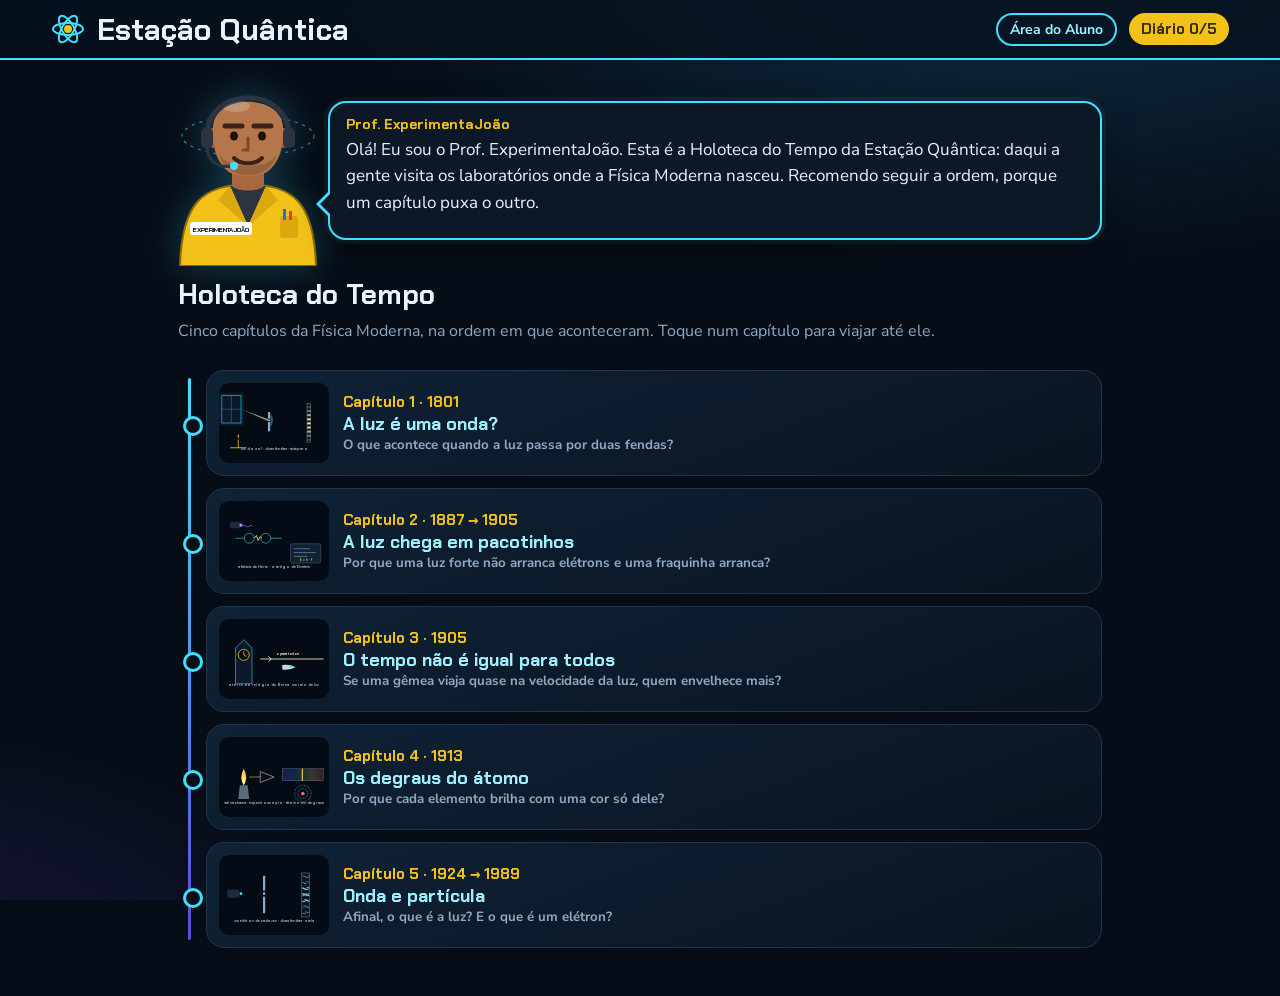
<file: estacao-quantica/index.html>
<!DOCTYPE html>
<html lang="pt-BR">
<head>
<meta charset="utf-8">
<meta name="viewport" content="width=device-width,initial-scale=1">
<title>Estação Quântica · Experimenta João</title>
<meta name="description" content="Jogo de Física Moderna do 3º ano do Prof. ExperimentaJoão: uma viagem pela história, de Young em 1801 aos elétrons de 1989, com efeito fotoelétrico, relatividade, modelo de Bohr e dualidade onda-partícula.">
<link rel="preconnect" href="https://fonts.googleapis.com"><link rel="preconnect" href="https://fonts.gstatic.com" crossorigin>
<link href="https://fonts.googleapis.com/css2?family=Chakra+Petch:wght@500;600;700&family=Nunito+Sans:wght@400;700&display=swap" rel="stylesheet">
<style>
/* VOICE: narrativa de ficção científica para o 3º ano, curiosa e acolhedora; sem ganhar nem perder
   IDEA: a Holoteca do Tempo da estação projeta os laboratórios onde a Física Moderna nasceu
   PICTURE: cenas históricas em holograma e laboratórios vivos; Prof. ExperimentaJoão conduz nos balões
   COLOUR: casco escuro azul-petróleo, ciano de holograma, amarelo do jaleco nas ações
   TYPE: Chakra Petch em títulos, anos e números; Nunito Sans no texto; LAYOUT: coluna única até 1000px */
:root{color-scheme:dark;--bg:#060d16;--card:#0c1826;--card2:#10223a;--ink:#e8f3ff;--mut:#8fa8c4;--line:#1d3550;--cy:#3fe0ff;--cy2:#9ff0ff;--ama:#f2c21b;--ok:#4fd18b;--okbg:#0f2c20;--bad:#ffb38a;--badbg:#33210f}
*{box-sizing:border-box;min-width:0}
body{margin:0;background:radial-gradient(1200px 600px at 80% -10%,#10324a 0,transparent 60%),radial-gradient(900px 500px at -10% 110%,#1a1840 0,transparent 55%),var(--bg);background-attachment:fixed;color:var(--ink);font:16px/1.55 "Nunito Sans",system-ui,sans-serif;overflow-x:clip;min-height:100vh}
h1,h2,h3{font-family:"Chakra Petch",system-ui,sans-serif;line-height:1.1;margin:0}
h1{font-size:clamp(22px,4vw,30px)}h2{font-size:clamp(21px,3.6vw,28px)}h3{font-size:18px}
header{display:flex;align-items:center;gap:12px;padding:12px max(4vw,14px);background:rgba(8,18,30,.85);border-bottom:2px solid var(--cy);backdrop-filter:blur(6px);position:sticky;top:0;z-index:5}
.volta-site{margin-left:auto;font:700 14px "Nunito Sans",sans-serif;color:var(--cy2);text-decoration:none;border:2px solid var(--cy);border-radius:99px;padding:5px 12px;white-space:nowrap}@media(max-width:520px){.volta-site{display:none}}
header .medal{font:700 15px "Chakra Petch";background:var(--ama);color:#3a2d00;padding:6px 12px;border-radius:99px;white-space:nowrap}
main{max-width:1000px;margin:0 auto;padding:16px max(3vw,12px) 48px}
#comms{display:flex;gap:10px;align-items:flex-end;margin-bottom:14px;scroll-margin-top:80px}
#prof{width:clamp(88px,16vw,140px);flex:none;filter:drop-shadow(0 0 18px rgba(63,224,255,.25))}
.balao{position:relative;flex:1;background:var(--card);border:2px solid var(--cy);border-radius:18px;padding:12px 16px;margin-bottom:26px;min-height:90px;box-shadow:0 0 0 4px rgba(63,224,255,.06),0 10px 30px rgba(0,0,0,.35)}
.balao::before{content:"";position:absolute;left:-14px;bottom:22px;border:12px solid transparent;border-right-color:var(--cy);border-left:0}
.balao::after{content:"";position:absolute;left:-10px;bottom:24px;border:10px solid transparent;border-right-color:var(--card);border-left:0}
.balao .quem{font:700 14px "Chakra Petch";color:var(--ama)}
.balao p{margin:4px 0 10px;font-size:17px}
.formula{font:700 clamp(17px,3vw,21px) "Chakra Petch";background:#0a2a3a;color:var(--cy2);border:1px solid var(--cy);border-radius:10px;padding:6px 12px;display:inline-block;margin:0 0 10px}
.bts{display:flex;gap:8px;flex-wrap:wrap}
button{font:700 16px "Nunito Sans",sans-serif;min-height:44px;padding:8px 16px;border-radius:12px;border:2px solid var(--line);background:var(--card2);color:var(--ink);cursor:pointer;touch-action:manipulation;text-align:left}
button:hover:not(:disabled){border-color:var(--cy)}
button.pri{background:var(--ama);border-color:var(--ama);color:#2a2000}
button:focus-visible,input:focus-visible{outline:3px solid var(--ama);outline-offset:2px}
button:disabled{opacity:.4;cursor:default}
button.on{background:#0f3a4a;border-color:var(--cy);color:var(--cy2)}
.intro{display:grid;grid-template-columns:minmax(0,1fr);gap:4px;margin-bottom:14px}
.linha{position:relative;display:flex;flex-direction:column;gap:12px;padding-left:28px}
.linha::before{content:"";position:absolute;left:10px;top:8px;bottom:8px;width:3px;background:linear-gradient(var(--cy),#5d4bd6);border-radius:3px}
.cap{position:relative;display:grid;grid-template-columns:110px minmax(0,1fr);gap:14px;align-items:center;background:linear-gradient(160deg,#0f2236,#0a1420);border:1px solid var(--line);border-radius:18px;padding:12px;width:100%;color:var(--ink)}
.cap::before{content:"";position:absolute;left:-24px;top:50%;width:14px;height:14px;margin-top:-7px;border-radius:50%;background:var(--bg);border:3px solid var(--cy)}
.cap.feito::before{background:var(--ama);border-color:var(--ama)}
.cap svg{width:110px;height:80px;border-radius:10px;background:#050b14}
.cap .ano{font:700 15px "Chakra Petch";color:var(--ama)}
.cap h3{color:var(--cy2);margin:2px 0}
.cap small{color:var(--mut);display:block}
.cap .st{font:700 13px "Chakra Petch";color:var(--ok)}
.epi{margin-top:16px;background:linear-gradient(135deg,#1a1840,#0f2a3a);border:1px solid var(--cy);border-radius:18px;padding:16px}
.cena{background:#050b14;border:1px solid var(--line);border-radius:18px;overflow:hidden;position:relative}
.cena svg{display:block;width:100%;height:auto;max-height:360px}
.cena .leg{position:absolute;left:12px;top:10px;font:700 15px "Chakra Petch";color:var(--ama);background:rgba(4,14,24,.8);padding:4px 10px;border-radius:8px}
.palco{background:#030810;border:1px solid var(--line);border-radius:16px;overflow:hidden;position:relative;height:clamp(300px,54vw,480px);touch-action:manipulation}
.palco canvas{position:absolute;inset:0;width:100%;height:100%}
.ctl{display:flex;flex-wrap:wrap;gap:10px 14px;align-items:flex-end;margin-top:10px;background:var(--card);border:1px solid var(--line);border-radius:14px;padding:12px}
.ctl label{flex:1 1 220px;display:flex;flex-direction:column;font-weight:700;font-size:14px;color:var(--mut)}
.ctl label b{font:700 21px "Chakra Petch";color:var(--cy2)}
.ctl input[type=range]{width:100%;height:36px;accent-color:#3fe0ff}
.ctl .grupo{display:flex;gap:8px;flex-wrap:wrap}
.leit{flex:1 1 100%;font:600 15px "Chakra Petch";color:var(--cy2);background:#071a26;border-radius:10px;padding:8px 12px}
.obs{background:var(--card);border:1px solid var(--line);border-left:4px solid var(--ama);border-radius:12px;padding:10px 14px;margin:0 0 10px}
.obs h3{font-size:15px;color:var(--ama);margin-bottom:4px}
.obs ul{list-style:none;margin:0;padding:0;display:grid;grid-template-columns:repeat(auto-fit,minmax(min(100%,260px),1fr));gap:2px 16px}
.obs li{padding:3px 0 3px 28px;position:relative;color:var(--mut)}
.obs li::before{content:"";position:absolute;left:0;top:6px;width:16px;height:16px;border:2px solid var(--mut);border-radius:5px}
.obs li.ok{color:var(--ink)}.obs li.ok::before{background:var(--ok);border-color:var(--ok)}
.obs li.ok::after{content:"";position:absolute;left:5px;top:8px;width:5px;height:9px;border:solid #052;border-width:0 3px 3px 0;transform:rotate(45deg)}
.palp{display:grid;gap:8px}
.palp button{width:100%}
.q{background:var(--card);border:1px solid var(--line);border-radius:14px;padding:12px 14px;margin-bottom:10px}
.q .ops{display:grid;gap:6px;margin-top:8px}
.q .ops button{font-weight:400;font-size:15px;width:100%}
.q .ops button.cert{border-color:var(--ok);background:var(--okbg)}
.q .ops button.dif{border-color:var(--bad);background:var(--badbg)}
.q .fb{margin-top:8px;font-size:15px;color:var(--cy2)}
.qf{display:inline-block;margin:6px 0 2px;font:700 14px "Chakra Petch",sans-serif;background:#0a2a3a;color:var(--cy2);border-radius:8px;padding:3px 10px}
.fase{display:flex;gap:6px;margin:4px 0 12px;flex-wrap:wrap}
.fase span{font:700 13px "Chakra Petch";padding:4px 10px;border-radius:99px;background:var(--card);border:1px solid var(--line);color:var(--mut)}
.fase span.at{background:var(--cy);color:#012;border-color:var(--cy)}
.voltar{background:none;border:0;color:var(--cy);padding:0;min-height:36px}
.sub{color:var(--mut);margin:4px 0 12px}
.tab{width:100%;border-collapse:collapse;font:600 14px "Chakra Petch";color:var(--cy2)}
.tab th{color:var(--mut);font-weight:600;text-align:right;padding:2px 6px}.tab td{text-align:right;padding:2px 6px;border-top:1px solid var(--line)}
.hoje{display:grid;grid-template-columns:repeat(auto-fit,minmax(min(100%,200px),1fr));gap:10px;margin-top:6px}
.hoje div{background:var(--card);border:1px solid var(--line);border-radius:14px;padding:12px}
.hoje b{font-family:"Chakra Petch";color:var(--cy2);display:block;margin-bottom:2px}
@media (prefers-reduced-motion:no-preference){#olhos{animation:pisca 4.5s infinite;transform-origin:70px 60px}#holo{animation:gira 9s linear infinite;transform-origin:70px 60px}.cena svg .pul{animation:pul 2.4s ease-in-out infinite}}
@keyframes pisca{0%,94%,100%{transform:scaleY(1)}96%{transform:scaleY(.1)}}
@keyframes gira{to{transform:rotate(360deg)}}
@keyframes pul{50%{opacity:.35}}
@media(max-width:600px){.balao p{font-size:16px}#comms{align-items:flex-start}.balao{margin-bottom:0}.balao::before,.balao::after{bottom:auto;top:28px}.palco{height:340px}.cap{grid-template-columns:76px minmax(0,1fr)}.cap svg{width:76px;height:56px}}
</style>
</head>
<body>
<header><svg width="34" height="34" viewBox="0 0 34 34" aria-hidden="true"><circle cx="17" cy="17" r="4" fill="#f2c21b"/><ellipse cx="17" cy="17" rx="15" ry="6" fill="none" stroke="#3fe0ff" stroke-width="2"/><ellipse cx="17" cy="17" rx="15" ry="6" fill="none" stroke="#3fe0ff" stroke-width="2" transform="rotate(60 17 17)"/><ellipse cx="17" cy="17" rx="15" ry="6" fill="none" stroke="#3fe0ff" stroke-width="2" transform="rotate(120 17 17)"/></svg><h1>Estação Quântica</h1><a class="volta-site" href="../alunos.html">Área do Aluno</a><span class="medal" id="cont">Diário 0/5</span></header>
<main>
<section id="comms" aria-live="polite">
<svg id="prof" viewBox="0 0 140 190" role="img" aria-label="Prof. ExperimentaJoão, careca, forte, de jaleco amarelo e headset">
<g id="holo" opacity=".55"><ellipse cx="70" cy="60" rx="66" ry="20" fill="none" stroke="#3fe0ff" stroke-width="1.2" stroke-dasharray="3 5"/></g>
<path d="M2 190C4 124 26 110 70 108C114 110 136 124 138 190Z" fill="#f2c21b" stroke="#8f6c00" stroke-width="2"/>
<path d="M52 110L70 150L88 110Z" fill="#2b3440"/><path d="M52 110L70 150L40 124ZM88 110L70 150L100 124Z" fill="#d9a90e"/>
<rect x="102" y="140" width="18" height="22" rx="3" fill="#d9a90e"/><rect x="105" y="133" width="3" height="11" fill="#1f6feb"/><rect x="111" y="135" width="3" height="9" fill="#e53935"/>
<rect x="12" y="146" width="62" height="13" rx="3" fill="#fff"/><text x="43" y="155.5" font-size="6.6" text-anchor="middle" font-family="Chakra Petch,sans-serif" font-weight="700" fill="#14181d">EXPERIMENTAJOÃO</text>
<path d="M54 84h32v26c-6 6-26 6-32 0z" fill="#a8683f"/>
<ellipse cx="35" cy="62" rx="7" ry="10" fill="#a0613a"/><ellipse cx="105" cy="62" rx="7" ry="10" fill="#a0613a"/>
<path d="M35 52C35 17 105 17 105 52C106 74 100 88 89 96C80 101 60 101 51 96C40 88 34 74 35 52Z" fill="#b5764b"/>
<path d="M41 78C45 92 56 99 70 99C84 99 95 92 99 78C95 86 84 90 70 90C56 90 45 86 41 78Z" fill="#5b3a26" opacity=".35"/>
<ellipse cx="58" cy="30" rx="14" ry="6" fill="#fff" opacity=".22"/>
<path d="M47 50h17M76 50h17" stroke="#3b2417" stroke-width="5" stroke-linecap="round"/>
<g id="olhos"><ellipse cx="56" cy="60" rx="4" ry="4.5" fill="#1b120c"/><ellipse cx="84" cy="60" rx="4" ry="4.5" fill="#1b120c"/></g>
<path d="M70 62v12h-5" stroke="#7d4b2d" stroke-width="3" fill="none" stroke-linecap="round"/>
<path d="M56 82C63 89 77 89 84 82" stroke="#3b2417" stroke-width="4" fill="none" stroke-linecap="round"/>
<path d="M29 60C29 9 111 9 111 60" stroke="#2b3440" stroke-width="5" fill="none"/>
<rect x="23" y="52" width="12" height="20" rx="5" fill="#2b3440"/><rect x="105" y="52" width="12" height="20" rx="5" fill="#2b3440"/>
<path d="M29 72C31 88 42 92 54 90" stroke="#2b3440" stroke-width="3" fill="none"/><circle cx="56" cy="90" r="4" fill="#3fe0ff"/>
</svg>
<div class="balao"><div class="quem">Prof. ExperimentaJoão</div><p id="fala"></p><div id="extra"></div><div class="bts" id="bts"></div></div>
</section>
<section id="tela"></section>
</main>
<script>
{
const $=s=>document.querySelector(s),tela=$('#tela');
const fmt=(x,d=0)=>Number(x).toLocaleString('pt-BR',{minimumFractionDigits:d,maximumFractionDigits:d});
const H_EV=4.14e-15;
let prog={},palpites={};
try{prog=JSON.parse(localStorage.getItem('eq_diario')||'{}');palpites=JSON.parse(localStorage.getItem('eq_palpites')||'{}')}catch(e){}
const salva=()=>{try{localStorage.setItem('eq_diario',JSON.stringify(prog));localStorage.setItem('eq_palpites',JSON.stringify(palpites))}catch(e){}};

function corLam(l){let r=0,g=0,b=0;
 if(l<380)return'#b48cff';
 if(l<440){r=-(l-440)/60;b=1}else if(l<490){g=(l-440)/50;b=1}else if(l<510){g=1;b=-(l-510)/20}else if(l<580){r=(l-510)/70;g=1}else if(l<645){r=1;g=-(l-645)/65}else{r=1}
 const k=l>700?.3+.7*(780-l)/80:l<420?.3+.7*(l-380)/40:1,f=v=>Math.round(255*Math.pow(Math.max(0,v*k),.8));return`rgb(${f(r)},${f(g)},${f(b)})`}
function nomeLam(l){return l<400?'ultravioleta (invisível)':l<450?'violeta':l<495?'azul':l<570?'verde':l<590?'amarelo':l<620?'laranja':l<=750?'vermelho':'infravermelho'}

/* ---------- palco ---------- */
let RAF=0,ROS=[];
function palco(el){const cv=document.createElement('canvas');el.appendChild(cv);const c=cv.getContext('2d'),S={c,W:300,H:300};
 const fit=()=>{const r=el.getBoundingClientRect(),d=Math.min(2,window.devicePixelRatio||1);cv.width=Math.max(1,r.width*d);cv.height=Math.max(1,r.height*d);c.setTransform(d,0,0,d,0,0);S.W=r.width;S.H=r.height};
 const ro=new ResizeObserver(fit);ro.observe(el);ROS.push(ro);fit();return S}
function laco(fn){let t0=performance.now();const f=t=>{const dt=Math.max(0,Math.min(.1,(t-t0)/1000));t0=t;fn(dt,t/1000);RAF=requestAnimationFrame(f)};RAF=requestAnimationFrame(f)}
function parar(){cancelAnimationFrame(RAF);ROS.forEach(r=>r.disconnect());ROS=[]}
const ESTR=Array.from({length:120},()=>[Math.random(),Math.random(),Math.random()*1.6+.3]);
function fundo(S,grade){const{c,W,H}=S;const g=c.createLinearGradient(0,0,0,H);g.addColorStop(0,'#05101c');g.addColorStop(1,'#020509');c.fillStyle=g;c.fillRect(0,0,W,H);
 ESTR.forEach(([a,b,r])=>{c.globalAlpha=.25+r*.3;c.fillStyle='#cfe9ff';c.fillRect(a*W,b*H,r,r)});c.globalAlpha=1;
 if(grade){c.strokeStyle='rgba(63,224,255,.06)';c.lineWidth=1;for(let x=0;x<W;x+=32){c.beginPath();c.moveTo(x,0);c.lineTo(x,H);c.stroke()}for(let y=0;y<H;y+=32){c.beginPath();c.moveTo(0,y);c.lineTo(W,y);c.stroke()}}}
function T(c,s,x,y,cor,al,tam,peso){c.fillStyle=cor;c.textAlign=al||'left';c.font=`${peso||600} ${tam||13}px "Chakra Petch",sans-serif`;c.fillText(s,x,y)}
function caixa(c,x,y,w,h,r){c.beginPath();if(c.roundRect)c.roundRect(x,y,w,h,r);else c.rect(x,y,w,h)}
function hud(c,x,y,linhas,w){const lh=18,h=12+linhas.length*lh;c.fillStyle='rgba(4,14,24,.82)';caixa(c,x,y,w,h,8);c.fill();c.strokeStyle='rgba(63,224,255,.45)';c.lineWidth=1;c.stroke();linhas.forEach((l,i)=>T(c,l,x+10,y+20+i*lh,i?'#cfe3f5':'#9ff0ff','left',i?12:13,i?500:700))}
function brilho(c,x,y,r,cor){const g=c.createRadialGradient(x,y,0,x,y,r);g.addColorStop(0,cor);g.addColorStop(1,'rgba(0,0,0,0)');c.fillStyle=g;c.beginPath();c.arc(x,y,r,0,7);c.fill()}
function onda(c,x0,y0,x1,y1,lpx,cor,amp){const L=Math.hypot(x1-x0,y1-y0),a=Math.atan2(y1-y0,x1-x0);c.save();c.translate(x0,y0);c.rotate(a);c.strokeStyle=cor;c.lineWidth=2;c.beginPath();for(let s=0;s<=L;s+=1.5){const y=Math.sin(s/lpx*6.283)*amp;s?c.lineTo(s,y):c.moveTo(s,y)}c.stroke();c.restore()}

/* ---------- conversa ---------- */
function dizer(t,bts=[],extra=''){$('#fala').textContent=t;$('#extra').innerHTML=extra;const b=$('#bts');b.innerHTML='';
 bts.forEach(([r,fn,pri])=>{const x=document.createElement('button');x.textContent=r;if(pri)x.className='pri';x.onclick=fn;b.appendChild(x)})}
function falar(falas,fim,rot='Continuar',extras={}){let i=0;const ir=()=>dizer(falas[i],[...(i?[['◀ Voltar',()=>{i--;ir()}]]:[]),i<falas.length-1?['Próximo ▶',()=>{i++;ir()},1]:[rot,fim,1]],extras[i]||'');ir()}
const ver=()=>{try{$('#comms').scrollIntoView({behavior:'smooth',block:'start'})}catch(e){}};

/* ---------- cenas históricas (hologramas) ---------- */
const G='fill="none" stroke="#3fe0ff" stroke-width="2"';
const CENAS={
 young:`<rect width="400" height="220" fill="#050b14"/><path d="M0 0H90V120H0" fill="#0b1a2a"/><path d="M10 10h70v100H10z" ${G}/><path d="M45 10v100M10 60h70" ${G} opacity=".5"/>
  <path class="pul" d="M80 60L180 96L180 104Z" fill="#fff3c4" opacity=".6"/><rect x="178" y="70" width="8" height="70" fill="#8fa8c4"/><rect x="178" y="94" width="8" height="3" fill="#050b14"/><rect x="178" y="103" width="8" height="3" fill="#050b14"/>
  <g ${G} opacity=".7"><path d="M188 90a20 20 0 0 1 0 20"/><path d="M188 84a32 32 0 0 1 0 32"/><path d="M188 78a44 44 0 0 1 0 44"/></g>
  <rect x="320" y="40" width="14" height="140" fill="#0a1622" stroke="#cfe3f5"/>${[0,1,2,3,4,5,6,7,8].map(i=>`<rect x="321" y="${48+i*15}" width="12" height="7" fill="#ffe9a8" opacity="${[.2,.45,.75,.95,1,.95,.75,.45,.2][i]}"/>`).join('')}
  <path d="M40 200h60M70 200v-30" stroke="#f2c21b" stroke-width="3"/><path class="pul" d="M70 168q-6-10 0-18q6 8 0 18z" fill="#ffb347"/><text x="200" y="208" text-anchor="middle" font-family="Chakra Petch" font-size="13" fill="#8fa8c4">luz do sol · duas fendas · anteparo</text>`,
 foto:`<rect width="400" height="220" fill="#050b14"/><circle cx="110" cy="100" r="18" ${G}/><circle cx="170" cy="100" r="18" ${G}/><path d="M60 100h32M188 100h40" ${G}/><path class="pul" d="M128 100l8-10 6 18 8-14 6 6" stroke="#ffe08a" stroke-width="3" fill="none"/>
  <rect x="40" y="40" width="40" height="24" rx="5" fill="#1b2b3e"/><circle cx="80" cy="52" r="6" fill="#b48cff"/><path d="M86 56q6-6 12 0t12 0t12 0" stroke="#b48cff" stroke-width="2" fill="none"/>
  <rect x="260" y="120" width="110" height="70" rx="6" fill="#0f2236" stroke="#8fa8c4"/><path d="M272 138h60M272 152h80M272 166h50" stroke="#8fa8c4" stroke-width="2"/><text x="315" y="184" text-anchor="middle" font-family="Chakra Petch" font-size="11" fill="#f2c21b">E = h · f</text>
  <text x="200" y="208" text-anchor="middle" font-family="Chakra Petch" font-size="13" fill="#8fa8c4">a faísca de Hertz · o artigo de Einstein</text>`,
 gemeas:`<rect width="400" height="220" fill="#050b14"/><path d="M60 200V70l30-30 30 30v130z" fill="#0b1a2a" stroke="#3fe0ff" stroke-width="2"/><circle cx="90" cy="95" r="20" fill="#050b14" stroke="#f2c21b" stroke-width="3"/><path d="M90 95V82M90 95l9 6" stroke="#f2c21b" stroke-width="3"/>
  <path class="pul" d="M150 110H380" stroke="#fff3c4" stroke-width="3"/><path d="M180 100l10 10-10 10" stroke="#fff3c4" stroke-width="3" fill="none"/>
  <g transform="translate(250 140)"><path d="M28 0Q10-11-20-8L-20 8Q10 11 28 0z" fill="#c9d6e3"/><ellipse cx="10" cy="-2" rx="7" ry="3.5" fill="#3fe0ff"/></g><text x="250" y="96" text-anchor="middle" font-family="Chakra Petch" font-size="12" fill="#fff3c4">c para todos</text>
  <text x="200" y="208" text-anchor="middle" font-family="Chakra Petch" font-size="13" fill="#8fa8c4">a torre do relógio de Berna · um raio de luz</text>`,
 bohr:`<rect width="400" height="220" fill="#050b14"/><path d="M70 190h40l-6-50h-28z" fill="#5a6b7d"/><path class="pul" d="M90 140q-18-26 0-60q18 34 0 60z" fill="#ffd34d"/><path d="M90 140q-8-16 0-34q8 18 0 34z" fill="#fff3c4"/>
  <path d="M150 90l50 20-50 20z" fill="none" stroke="#cfe3f5" stroke-width="2"/><path d="M110 110h40" stroke="#ffd34d" stroke-width="2"/>
  <rect x="230" y="80" width="150" height="44" fill="#0a1622" stroke="#8fa8c4"/><rect x="230" y="80" width="150" height="44" fill="url(#esp)" opacity=".18"/><rect x="301" y="80" width="4" height="44" fill="#ffd34d"/>
  <defs><linearGradient id="esp"><stop offset="0" stop-color="#7a3cff"/><stop offset=".3" stop-color="#2f7fff"/><stop offset=".5" stop-color="#3fd17a"/><stop offset=".7" stop-color="#ffd34d"/><stop offset="1" stop-color="#ff4a3d"/></linearGradient></defs>
  <circle cx="305" cy="170" r="6" fill="#ff6b6b"/><circle cx="305" cy="170" r="18" ${G} stroke-dasharray="3 3"/><circle cx="305" cy="170" r="30" ${G} stroke-dasharray="3 3"/>
  <text x="200" y="208" text-anchor="middle" font-family="Chakra Petch" font-size="13" fill="#8fa8c4">sal na chama · espectroscópio · átomo em degraus</text>`,
 dual:`<rect width="400" height="220" fill="#050b14"/><rect x="30" y="90" width="44" height="30" rx="5" fill="#1b2b3e"/><circle class="pul" cx="80" cy="105" r="5" fill="#3fe0ff"/>
  <rect x="160" y="40" width="8" height="54" fill="#8fa8c4"/><rect x="160" y="100" width="8" height="10" fill="#8fa8c4"/><rect x="160" y="116" width="8" height="60" fill="#8fa8c4"/>
  <rect x="300" y="30" width="30" height="160" fill="#0a1622" stroke="#cfe3f5"/>${Array.from({length:190},(_,i)=>{const k=[0,0,0,1,-1,1,-1,2,-2,0,3,-3,1,-1][i%14],j=((i*37)%9)-4;return`<rect x="${303+((i*13)%24)}" y="${108+k*22+j}" width="2" height="2" fill="#9ff0ff"/>`}).join('')}
  <text x="200" y="208" text-anchor="middle" font-family="Chakra Petch" font-size="13" fill="#8fa8c4">um elétron de cada vez · duas fendas · a tela</text>`
};
const cenaSvg=(id,cls='')=>`<svg viewBox="0 0 400 220" class="${cls}" aria-hidden="true">${CENAS[id]}</svg>`;

/* ---------- capítulos ---------- */
const CAPS=[
/* ===== 1. Young ===== */
{id:'young',ano:'1801',lugar:'Londres, Inglaterra',titulo:'A luz é uma onda?',pergunta:'O que acontece quando a luz passa por duas fendas?',
 historia:['Bem-vindos à Holoteca do Tempo da Estação Quântica! Eu sou o Prof. ExperimentaJoão. Aqui a gente visita os laboratórios onde a Física Moderna nasceu. Uma pergunta vai nos acompanhar a viagem toda: o que é a luz?',
  'Estamos em Londres, por volta de 1801. Há cem anos, o grande Isaac Newton tinha defendido que a luz é feita de partículas minúsculas, os corpúsculos. Quase todo mundo acreditava nele.',
  'Thomas Young era médico e estudava como o olho enxerga. Ele desconfiava que a luz fosse uma onda, como as ondas na água. Então montou um teste: fazer a luz do sol passar por duas fendas bem estreitas e olhar o que chega no anteparo.'],
 palpite:{p:'Antes de testar: o que você acha que vai aparecer no anteparo?',ops:['Duas faixas de luz, uma atrás de cada fenda','Várias faixas claras e escuras alternadas','Uma mancha de luz espalhada, sem faixas'],certo:1,
  revela:['Newton apostaria nisso também! Mas apareceram várias faixas claras e escuras.','Exatamente o que Young viu: várias faixas claras e escuras.','Faz sentido pensar assim, mas apareceram várias faixas claras e escuras.']},
 lab:labYoung,
 tarefas:[['obs','Observe o padrão de faixas no anteparo'],['verm','Deixe a luz vermelha e veja as faixas'],['viol','Deixe a luz violeta e compare'],['fend','Aproxime ou afaste as fendas'],['fecha','Feche uma das fendas']],
 descoberta:['Cada fenda vira uma fonte de ondas. As ondas das duas fendas se encontram: onde chega crista com crista, a luz se reforça e aparece uma franja clara. Onde chega crista com vale, elas se anulam: franja escura.',
  'Isso é interferência, e só ondas fazem isso. A distância entre as franjas depende do comprimento de onda λ, da distância até o anteparo L e da distância entre as fendas d.',
  'Por isso a luz vermelha, de λ maior, abriu as franjas, e a violeta apertou. Afastar as fendas também aproximou as franjas.',
  'No começo, muitos cientistas ingleses não aceitaram a ideia de Young. Em 1818, o francês Augustin Fresnel fez uma teoria completa e convenceu todo mundo. E nos anos 1860, James Clerk Maxwell mostrou que a luz é uma onda eletromagnética. Caso encerrado... será?'],
 formula:{1:'<div class="formula">Δy = λ · L ÷ d</div>'},
 hoje:[['Bolhas de sabão','As cores que mudam numa bolha são interferência entre a luz refletida nas duas faces da película.'],['Asas de borboleta','Algumas borboletas azuis não têm pigmento azul: a cor vem da interferência em camadas microscópicas.'],['CD e DVD','O arco-íris na face do disco vem das trilhas finíssimas que fazem a luz interferir.']],
 diario:[
  {p:'As faixas claras e escuras no anteparo aparecem por causa',ops:['da interferência entre as ondas que saem das duas fendas.','da sombra das bordas das fendas.','de partículas de luz que se acumulam em alguns pontos.'],c:0,e:'As ondas das duas fendas se somam (franja clara) ou se anulam (franja escura). Isso é interferência.'},
  {p:'Com d fixo, o que acontece com as franjas quando o comprimento de onda λ aumenta?',f:'Δy = λ · L ÷ d',ops:['Ficam mais afastadas.','Ficam mais próximas.','Não mudam.'],c:0,e:'λ está no numerador: λ maior, Δy maior. Foi o que você viu ao passar do violeta para o vermelho.'},
  {p:'Com λ = 500 nm, L = 2 m e d = 0,40 mm, qual é a distância entre as franjas?',f:'Δy = λ · L ÷ d',ops:['0,25 mm','2,5 mm','25 mm'],c:1,e:'Δy = 500 × 10⁻⁹ m · 2 m ÷ 0,4 × 10⁻³ m = 2,5 × 10⁻³ m = 2,5 mm.'},
  {p:'O experimento de Young mostrou que a luz',ops:['se comporta como onda.','é formada só por partículas, como dizia Newton.','não tem cor própria.'],c:0,e:'Interferência é comportamento de onda. Guarde isso: no próximo capítulo a história vai ficar mais complicada!'}]},
/* ===== 2. Fotoelétrico ===== */
{id:'foto',ano:'1887 → 1905',lugar:'Alemanha e Berna, Suíça',titulo:'A luz chega em pacotinhos',pergunta:'Por que uma luz forte não arranca elétrons e uma fraquinha arranca?',
 historia:['Avançamos para 1887, na Alemanha. Heinrich Hertz estudava faíscas elétricas e percebeu algo esquisito: quando a luz ultravioleta batia no aparelho, as faíscas saltavam com mais facilidade.',
  'Anos depois, Philipp Lenard descobriu o motivo: a luz arranca elétrons do metal. É o efeito fotoelétrico. E veio o mistério: os elétrons arrancados dependiam da cor da luz, e não do brilho.',
  'Pela teoria de onda, que vimos com Young, uma luz bem forte deveria sacudir mais os elétrons e arrancá-los mais fácil. Não era o que acontecia. Em 1905, um funcionário do escritório de patentes de Berna, Albert Einstein, propôs uma resposta ousada.',
  'Vamos repetir o experimento aqui na estação. A lâmpada ilumina uma placa de metal e um coletor do outro lado recebe os elétrons que saírem.'],
 palpite:{p:'Uma luz vermelha muito forte e uma luz ultravioleta bem fraquinha iluminam uma placa de sódio. Qual arranca elétrons?',ops:['A vermelha forte, porque tem mais energia','A ultravioleta fraca','As duas arrancam','Nenhuma das duas'],certo:1,
  revela:['Era o que a teoria de onda previa, e os cientistas também apostavam nisso! Mas o experimento mostrou que a vermelha forte não arranca nenhum elétron.','Acertou o que o experimento mostrou: a ultravioleta fraca arranca e a vermelha forte não.','Parecia razoável, mas a vermelha, mesmo fortíssima, não arrancou nenhum elétron.','A ultravioleta fraquinha arrancou, sim! A vermelha é que não arrancou nenhum.']},
 lab:labFoto,
 tarefas:[['verm','Ilumine o sódio com luz vermelha no brilho máximo'],['limiar','Descubra a cor em que os elétrons começam a sair do sódio'],['brilho','Com elétrons saindo, mude bastante o brilho'],['zinco','Troque para o zinco e descubra que luz ele precisa']],
 descoberta:['Einstein, inspirado numa ideia de Max Planck de 1900, disse: a luz chega em pacotinhos de energia, os fótons. Cada fóton entrega toda a sua energia a um único elétron.',
  'A energia de cada fóton depende só da frequência: E = h · f. A constante de Planck h vale cerca de 4,14 × 10⁻¹⁵ eV · s. Frequência maior, como no violeta e no ultravioleta, quer dizer fóton com mais energia.',
  'Cada metal segura seus elétrons com uma energia mínima, a função trabalho: 2,3 eV no sódio e 4,3 eV no zinco. Fóton abaixo disso não arranca nada, não importa quantos cheguem. O brilho só muda quantos fótons chegam por segundo.',
  'Em 1916, Robert Millikan passou anos tentando provar que Einstein estava errado e acabou confirmando a ideia. E sabe pelo que Einstein ganhou o Prêmio Nobel? Não foi pela Relatividade: foi pelo efeito fotoelétrico!',
  'Agora temos um problema: Young mostrou que a luz é onda. Einstein mostrou que a luz chega em partículas. Qual dos dois está certo? Guarde essa pergunta para o último capítulo.'],
 formula:{1:'<div class="formula">E = h · f &nbsp;·&nbsp; h ≈ 4,14 × 10⁻¹⁵ eV · s</div>'},
 hoje:[['Parques solares de Arinos','Os painéis transformam a energia dos fótons do Sol em corrente elétrica, liberando elétrons no material.'],['Postes que acendem sozinhos','Um sensor de luz percebe quando os fótons do dia acabam e liga a lâmpada.'],['Câmera do celular','Cada pixel do sensor conta os elétrons liberados pelos fótons que chegam.']],
 diario:[
  {p:'Por que a luz vermelha, mesmo no brilho máximo, não arrancou elétrons do sódio?',ops:['Cada fóton vermelho tem energia menor que a função trabalho do sódio (2,3 eV).','A luz vermelha não chega até a placa.','O sódio é vermelho e reflete a luz vermelha.'],c:0,e:'Cada elétron recebe a energia de um único fóton. Se esse fóton tem pouca energia, não adianta mandar muitos.'},
  {p:'Qual é a energia de um fóton de frequência 1,0 × 10¹⁵ Hz?',f:'E = h · f = 4,14 × 10⁻¹⁵ · f',ops:['0,41 eV','4,14 eV','41,4 eV'],c:1,e:'E = 4,14 × 10⁻¹⁵ eV · s × 1,0 × 10¹⁵ Hz = 4,14 eV. Pouco abaixo dos 4,3 eV do zinco!'},
  {p:'Numa luz que já arranca elétrons, aumentar o brilho faz',ops:['cada elétron sair com muito mais energia.','sair mais elétrons por segundo.','os elétrons pararem de sair.'],c:1,e:'Mais brilho é mais fótons por segundo, então mais elétrons por segundo. A energia de cada um continua dependendo só da frequência.'},
  {p:'O efeito fotoelétrico mostrou que a luz',ops:['se comporta como partícula: chega em pacotes de energia, os fótons.','é só uma onda, como Young pensava.','não transporta energia.'],c:0,e:'Partícula aqui, onda no experimento de Young. Essa tensão é o fio da nossa história.'}]},
/* ===== 3. Relatividade ===== */
{id:'gemeas',ano:'1905',lugar:'Berna, Suíça',titulo:'O tempo não é igual para todos',pergunta:'Se uma gêmea viaja quase na velocidade da luz, quem envelhece mais?',
 historia:['Ainda em 1905, ainda com Einstein. Aos 16 anos ele se perguntava: o que eu veria se corresse ao lado de um raio de luz?',
  'Em 1887, Michelson e Morley tinham medido a velocidade da luz em várias direções, esperando ver diferença por causa do movimento da Terra. Não acharam diferença nenhuma.',
  'Einstein levou isso a sério e criou dois postulados. Primeiro: as leis da Física são as mesmas para quem está parado ou em movimento com velocidade constante. Segundo: a velocidade da luz no vácuo, c ≈ 300 000 km/s, é a mesma para qualquer observador.',
  'Em 1911, o francês Paul Langevin imaginou uma história para mostrar as consequências disso: duas gêmeas, uma fica na Terra e a outra viaja numa nave muito rápida. Vamos pilotar essa história com Ana e Bia, de 20 anos.'],
 palpite:{p:'Bia viaja quase na velocidade da luz até uma estrela e volta. No reencontro, quem está mais velha?',ops:['Ana, que ficou na Terra','Bia, que viajou','As duas estão com a mesma idade'],certo:0,
  revela:['Foi o que a viagem mostrou: Ana envelheceu muito mais que Bia.','Na verdade foi o contrário: quem viajou envelheceu menos.','Parece o mais lógico, mas não: Ana ficou bem mais velha que Bia.']},
 lab:labGemeas,
 tarefas:[['lenta','Faça uma viagem lenta (até 0,5 c)'],['rapida','Faça uma viagem muito rápida (0,9 c ou mais)'],['manobra','Observe a manobra de retorno na estrela'],['farol','Repare na luz do farol durante a viagem']],
 descoberta:['Para a luz ter a mesma velocidade para todos, o tempo precisa passar diferente para cada um. Para quem se move muito rápido, o tempo passa mais devagar: é a dilatação do tempo.',
  'O fator de Lorentz, γ (gama), diz quantas vezes o tempo de Bia ficou mais lento. Na viagem lenta, γ era quase 1 e a diferença foi pequena. Perto da luz, γ disparou.',
  'Para Bia, a distância até a estrela também ficou mais curta, dividida por γ. É a contração do comprimento, e foi por isso que ela chegou tão rápido no relógio dela.',
  'E o paradoxo? Bia não poderia dizer que quem se afastou foi a Terra? Não, porque só Bia acelerou, freou e virou a nave para voltar. Ela mudou de referencial. Ana ficou no mesmo referencial o tempo todo. As situações não são simétricas.',
  'Nesse mesmo ano de 1905, Einstein ainda mostrou que massa pode virar energia: E = m · c². É essa ideia que explica a energia do Sol.'],
 formula:{1:'<div class="formula">t<sub>Bia</sub> = t<sub>Ana</sub> ÷ γ</div>',2:'<div class="formula">L<sub>Bia</sub> = L ÷ γ</div>',4:'<div class="formula">E = m · c²</div>'},
 hoje:[['GPS do celular','Os relógios dos satélites andam num ritmo diferente dos relógios no chão. Sem a correção da Relatividade, o GPS erraria quilômetros por dia.'],['Relógios em aviões','Em 1971, Hafele e Keating levaram relógios atômicos em voos ao redor do mundo e mediram a diferença de tempo prevista.'],['Múons do espaço','Partículas criadas no alto da atmosfera chegam ao chão porque, para elas, o tempo passa mais devagar.']],
 diario:[
  {p:'No reencontro, por que Bia está mais nova que Ana?',f:'t_Bia = t_Ana ÷ γ',ops:['Para quem se move muito rápido, o tempo passa mais devagar.','A nave tinha um relógio quebrado.','Bia dormiu durante a viagem.'],c:0,e:'É a dilatação do tempo. Na sua tabela de viagens, quanto mais perto de c, maior a diferença entre as idades.'},
  {p:'Por que a situação das gêmeas não é simétrica?',ops:['Ana estava na Terra, onde o tempo não existe.','Só Bia acelerou, freou e inverteu o sentido do movimento, mudando de referencial.','A velocidade da luz é diferente para cada gêmea.'],c:1,e:'A manobra de retorno, que você viu na estrela, é o que diferencia as duas.'},
  {p:'O farol da nave aponta para a frente. Que velocidade Ana mede para essa luz?',ops:['c mais a velocidade da nave.','c, a mesma para qualquer observador.','c menos a velocidade da nave.'],c:1,e:'É o segundo postulado de Einstein: a velocidade da luz no vácuo é a mesma para todos.'},
  {p:'Por que não percebemos esses efeitos no dia a dia?',ops:['Porque a Relatividade foi provada errada.','Porque as velocidades do cotidiano são muito pequenas comparadas à da luz.','Porque eles só acontecem fora da Terra.'],c:1,e:'Um carro a 30 m/s tem γ praticamente igual a 1. Só perto de c os efeitos ficam grandes.'}]},
/* ===== 4. Bohr ===== */
{id:'bohr',ano:'1913',lugar:'Copenhague, Dinamarca',titulo:'Os degraus do átomo',pergunta:'Por que cada elemento brilha com uma cor só dele?',
 historia:['Agora estamos em 1913. Mas a história começa antes: em 1859, Robert Bunsen e Gustav Kirchhoff jogavam sais na chama e olhavam a luz por um prisma, o espectroscópio.',
  'Cada elemento mostrava linhas de cor sempre nos mesmos lugares, como uma impressão digital. Em 1868, viram no Sol uma linha que não era de nenhum elemento conhecido. Era o hélio, descoberto no Sol antes de ser achado na Terra!',
  'Ninguém sabia explicar essas linhas. Em 1911, Ernest Rutherford descobriu que o átomo tem um núcleo pequeno com elétrons em volta. Só que, pela física da época, o elétron deveria perder energia e cair no núcleo.',
  'O dinamarquês Niels Bohr juntou a ideia dos pacotes de energia de Planck e Einstein com o átomo de Rutherford. Vamos testar com fogos de artifício: cada foguete leva um sal diferente.'],
 palpite:{p:'Quando cai sal de cozinha (cloreto de sódio) na chama do fogão, de que cor a chama fica?',ops:['Amarela','Vermelha','Verde','Azul'],certo:0,
  revela:['Isso mesmo: o sódio deixa a chama amarela. Você vai ver por quê.','Vermelha é a cor do estrôncio. O sódio deixa a chama amarela.','Verde é a cor do cobre. O sódio deixa a chama amarela.','A chama do gás já é azulada, mas o sódio deixa a chama amarela.']},
 lab:labBohr,
 tarefas:[['s0','Lance um foguete de sódio'],['s1','Lance um foguete de estrôncio'],['s2','Lance um foguete de cobre'],['esp','Compare as linhas no espectroscópio']],
 descoberta:['Bohr propôs que o elétron só pode ocupar certos níveis de energia, como degraus de uma escada. Não existe meio degrau.',
  'Com o calor da explosão, o elétron absorve energia e sobe de nível. Logo depois ele volta para o nível de menor energia e emite um fóton com a energia exata da diferença entre os degraus.',
  'Energia definida quer dizer frequência definida e cor definida. Cada elemento tem seus próprios degraus, por isso cada um tem suas linhas no espectroscópio: amarelo no sódio, vermelho no estrôncio, verde-azulado no cobre.'],
 formula:{1:'<div class="formula">E<sub>fóton</sub> = E<sub>alto</sub> − E<sub>baixo</sub> = h · f</div>'},
 hoje:[['Fogos de artifício','Cada cor do Réveillon é um elemento diferente: estrôncio no vermelho, sódio no amarelo, cobre e bário nos verdes.'],['Postes amarelos','As lâmpadas de vapor de sódio da iluminação pública brilham no amarelo do sódio.'],['Química das estrelas','Pelas linhas do espectro, os astrônomos sabem do que são feitas estrelas que nunca vamos visitar.']],
 diario:[
  {p:'No modelo de Bohr, o elétron só pode ocupar',ops:['qualquer energia, como numa rampa.','certos níveis de energia, como degraus de uma escada.','o núcleo do átomo.'],c:1,e:'Os níveis são quantizados: só alguns valores de energia são permitidos.'},
  {p:'A luz colorida dos fogos é emitida quando o elétron',ops:['volta para um nível de menor energia e emite um fóton.','sobe para um nível de maior energia.','sai do átomo e vira um próton.'],c:0,e:'Ao subir ele absorve energia (do calor). A luz sai quando ele volta para baixo.'},
  {p:'Por que cada sal dá uma cor diferente?',ops:['Porque o sal pinta a fumaça.','Porque cada foguete explode numa altura diferente.','Cada elemento tem diferenças de energia próprias entre os níveis, então emite fótons de energia definida.'],c:2,e:'Degraus diferentes, fótons diferentes, cores diferentes: a impressão digital do elemento.'},
  {p:'O fóton amarelo do sódio tem cerca de 2,1 eV. O fóton verde-azulado do cobre tem',f:'E = h · f',ops:['mais energia, porque tem frequência maior.','menos energia, porque tem frequência menor.','a mesma energia, porque todo fóton é igual.'],c:0,e:'O verde-azulado tem frequência maior que o amarelo, então mais energia: cerca de 2,4 eV.'}]},
/* ===== 5. Dualidade ===== */
{id:'dual',ano:'1924 → 1989',lugar:'Paris, Nova York e Tóquio',titulo:'Onda e partícula',pergunta:'Afinal, o que é a luz? E o que é um elétron?',
 historia:['Último capítulo. Lembra do nosso problema? Young mostrou que a luz é onda. Einstein mostrou que a luz chega em partículas.',
  'Em 1924, o francês Louis de Broglie teve uma ideia ousada na tese de doutorado: se a luz, que é onda, se comporta como partícula, talvez as partículas também se comportem como ondas!',
  'Em 1927, nos Estados Unidos, Davisson e Germer jogaram elétrons num cristal e viram um padrão de onda. E em 1989, no Japão, a equipe de Akira Tonomura fez o experimento de Young com elétrons disparados um de cada vez.',
  'Vamos repetir esse experimento. O canhão dispara elétrons, que têm massa e carga, um de cada vez, contra duas fendas. Cada elétron que chega acende um pontinho na tela.'],
 palpite:{p:'Depois de muitos elétrons, um de cada vez, que desenho aparece na tela?',ops:['Duas faixas, uma atrás de cada fenda','Várias faixas claras e escuras, como no experimento de Young','Pontinhos espalhados ao acaso, sem desenho'],certo:1,
  revela:['É o que esperaríamos de bolinhas. Mas os elétrons formaram várias faixas, como as ondas de Young!','Isso mesmo: os elétrons desenharam as franjas de interferência, como a luz de Young.','No começo parece mesmo aleatório. Mas, com muitos elétrons, apareceram as franjas de interferência!']},
 lab:labDual,
 tarefas:[['um','Dispare um único elétron e veja como ele chega'],['muitos','Junte 400 elétrons sem o detector'],['det','Ligue o detector nas fendas e junte 300 elétrons']],
 descoberta:['Cada elétron chegou como um pontinho, num lugar só: comportamento de partícula. Mas, juntos, eles desenharam faixas de interferência: comportamento de onda. Ele passou pelas duas fendas como onda!',
  'Quando ligamos o detector para saber por qual fenda cada elétron passou, as franjas sumiram. Ao medir o caminho, o elétron se comporta só como partícula.',
  'Essa é a dualidade onda-partícula. Elétrons, prótons e a própria luz mostram comportamento de onda ou de partícula, dependendo do experimento. Niels Bohr chamou isso de complementaridade.',
  'Então, o que é a luz? Nem só onda, nem só partícula: é um objeto quântico, que mostra as duas caras. Young e Einstein estavam certos, cada um mostrando um lado. Fim da nossa viagem pela Holoteca!'],
 formula:{},
 hoje:[['Microscópio eletrônico','Como a onda do elétron é muito menor que a da luz, esse microscópio enxerga vírus e até átomos.'],['Chips e computadores','Os transistores do seu celular funcionam graças à física quântica dos elétrons.'],['Computadores quânticos','Usam o comportamento ondulatório de partículas para fazer contas de um jeito novo.']],
 diario:[
  {p:'Cada elétron chegou na tela como',ops:['uma faixa espalhada pela tela toda.','um pontinho num lugar só, como partícula.','duas manchas, uma atrás de cada fenda.'],c:1,e:'Na chegada, o elétron se comporta como partícula: um ponto, um lugar.'},
  {p:'Depois de muitos elétrons sem detector, o padrão na tela foi',ops:['várias faixas claras e escuras alternadas.','duas faixas, uma atrás de cada fenda.','uma tela toda clara por igual.'],c:0,e:'Franjas de interferência, como as da luz no experimento de Young.'},
  {p:'Esse resultado mostra que os elétrons',ops:['são sempre partículas e nunca ondas.','também têm comportamento de onda: a dualidade onda-partícula.','são ondas sonoras.'],c:1,e:'Interferência é coisa de onda. A ideia de De Broglie estava certa.'},
  {p:'Com o detector ligado nas fendas, o que aconteceu com as franjas?',ops:['Ficaram mais nítidas.','Mudaram de cor.','Desapareceram: os elétrons passaram a se comportar só como partículas.'],c:2,e:'Medir por qual fenda o elétron passa destrói a interferência.'}]}
];

let C=null;
function cont(){$('#cont').textContent=`Diário ${Object.keys(prog).filter(k=>prog[k]).length}/${CAPS.length}`}

function base(){parar();C=null;cont();const n=CAPS.filter(c=>prog[c.id]).length;
 tela.innerHTML=`<div class="intro"><h2>Holoteca do Tempo</h2><p class="sub">Cinco capítulos da Física Moderna, na ordem em que aconteceram. Toque num capítulo para viajar até ele.</p></div><div class="linha">`+
 CAPS.map((c,i)=>`<button class="cap${prog[c.id]?' feito':''}" data-c="${c.id}">${cenaSvg(c.id)}<span><span class="ano">Capítulo ${i+1} · ${c.ano}</span><h3>${c.titulo}</h3><small>${c.pergunta}</small>${prog[c.id]?'<span class="st">Registrado no diário de bordo</span>':''}</span></button>`).join('')+'</div>'+
 (n===CAPS.length?`<div class="epi"><h3 style="color:var(--ama)">O que é a luz?</h3><p style="margin:6px 0 0">Young viu a luz como onda. Einstein viu a luz como partícula. Bohr usou os pacotes de energia para explicar as cores dos átomos. E os elétrons mostraram que a matéria também tem as duas caras. A Física Moderna nasceu desse quebra-cabeça.</p></div>`:'');
 tela.querySelectorAll('[data-c]').forEach(b=>b.onclick=()=>capitulo(CAPS.find(c=>c.id===b.dataset.c)));
 dizer(n===CAPS.length?'Diário de bordo completo! Você atravessou quase dois séculos de Física. Pode revisitar qualquer capítulo quando quiser.':n?'Bom te ver de volta! A linha do tempo está ali embaixo. Os capítulos com bolinha amarela já estão no seu diário.':'Olá! Eu sou o Prof. ExperimentaJoão. Esta é a Holoteca do Tempo da Estação Quântica: daqui a gente visita os laboratórios onde a Física Moderna nasceu. Recomendo seguir a ordem, porque um capítulo puxa o outro.',[])}

function cab(n){const F=['História','Palpite','Experimento','Descoberta','Diário'];return`<button class="voltar" id="vb">◀ Linha do tempo</button><div class="fase">${F.map((f,i)=>`<span class="${i===n?'at':''}">${f}</span>`).join('')}</div><h2>${C.titulo}</h2><p class="sub">Capítulo ${CAPS.indexOf(C)+1} · ${C.ano} · ${C.lugar}</p>`}
function montar(n,html){tela.innerHTML=cab(n)+html;$('#vb').onclick=base;window.scrollTo({top:0})}
function capitulo(c){parar();C=c;
 montar(0,`<div class="cena"><span class="leg">${c.ano} · ${c.lugar}</span>${cenaSvg(c.id)}</div>`);
 falar(c.historia,palpite,'Vamos ao palpite ▶')}
function palpite(){const P=C.palpite;
 montar(1,`<div class="q"><b>${P.p}</b><p class="sub" style="margin:4px 0 8px">Não existe palpite errado. A ciência começa assim: a gente aposta e depois testa.</p><div class="palp">${P.ops.map((o,i)=>`<button data-p="${i}">${o}</button>`).join('')}</div></div>`);
 dizer('Antes de qualquer experimento, todo cientista faz uma previsão. Qual é a sua?',[]);
 tela.querySelectorAll('[data-p]').forEach(b=>b.onclick=()=>{palpites[C.id]=+b.dataset.p;salva();tela.querySelectorAll('[data-p]').forEach(x=>x.classList.toggle('on',x===b));
  dizer('Palpite anotado no diário! Agora vamos testar no laboratório.',[['Ir para o experimento ▶',experimento,1]])})}
function experimento(){parar();
 montar(2,`<div class="obs"><h3>Observações para fazer</h3><ul id="tar">${C.tarefas.map(([k,t])=>`<li data-t="${k}">${t}</li>`).join('')}</ul></div><div class="palco" id="palco"></div><div class="ctl" id="ctl"></div><div class="bts" style="margin-top:10px"><button class="pri" id="seg" disabled>Ver a descoberta ▶</button></div>`);
 const feitas=new Set();
 const A={S:palco($('#palco')),ctl:$('#ctl'),
  marca:k=>{if(feitas.has(k))return;feitas.add(k);const li=tela.querySelector(`[data-t="${k}"]`);if(li)li.classList.add('ok');
   if(feitas.size===C.tarefas.length){$('#seg').disabled=false;setTimeout(()=>{dizer('Todas as observações feitas! Pode continuar explorando ou ver a descoberta.',[['Ver a descoberta ▶',descoberta,1]]);ver()},1600)}},
  fez:k=>feitas.has(k)};
 $('#seg').onclick=descoberta;
 C.lab(A)}
function descoberta(){parar();const P=C.palpite,pa=palpites[C.id];
 const abre=(pa==null?'':`Você apostou: "${P.ops[pa]}". `)+(pa==null?P.revela[P.certo]:P.revela[pa])+(pa!=null&&pa!==P.certo?' Os cientistas da época também se surpreenderam!':'');
 montar(3,`<div class="cena"><span class="leg">${C.ano} · ${C.lugar}</span>${cenaSvg(C.id)}</div><h3 style="margin:16px 0 6px;color:var(--cy2)">E hoje?</h3><div class="hoje">${C.hoje.map(([t,d])=>`<div><b>${t}</b>${d}</div>`).join('')}</div>`);
 const ex={};Object.entries(C.formula).forEach(([k,v])=>ex[+k+1]=v);
 falar([abre,...C.descoberta],diario,'Abrir o diário de bordo ▶',ex)}
function diario(){const Q=C.diario;
 montar(4,'<p class="sub">Escolha uma resposta em cada pergunta. O professor comenta na hora, e você pode tentar de novo.</p>'+Q.map((q,i)=>`<div class="q" id="q${i}"><b>${i+1}. ${q.p}</b>${q.f?`<br><span class="qf">${q.f}</span>`:''}<div class="ops">${q.ops.map((o,j)=>`<button data-q="${i}" data-o="${j}">${o}</button>`).join('')}</div><div class="fb" id="fb${i}"></div></div>`).join('')+'<div class="bts"><button class="pri" id="reg" disabled>Registrar capítulo no diário</button></div>');
 dizer('Diário de bordo: aqui a gente organiza o que viu. Responda e leia o comentário de cada pergunta.',[]);
 const certas=new Set();
 tela.querySelectorAll('[data-q]').forEach(b=>b.onclick=()=>{const i=+b.dataset.q,j=+b.dataset.o,q=Q[i];
  tela.querySelectorAll(`[data-q="${i}"]`).forEach(x=>x.classList.remove('cert','dif'));
  if(j===q.c){b.classList.add('cert');$('#fb'+i).textContent='Isso! '+q.e;certas.add(i)}else{b.classList.add('dif');$('#fb'+i).textContent='Ainda não. Pense no que você viu no experimento e tente outra opção.'}
  if(certas.size===Q.length)$('#reg').disabled=false});
 $('#reg').onclick=()=>{prog[C.id]=true;salva();cont();const i=CAPS.indexOf(C),prox=CAPS[i+1];
  dizer(prox?`Capítulo registrado! A próxima parada é ${prox.ano}: ${prox.titulo.toLowerCase()}.`:'Último capítulo registrado! Você completou a viagem pela Holoteca do Tempo.',prox?[['Próximo capítulo ▶',()=>capitulo(prox),1],['Linha do tempo',base]]:[['Ver a linha do tempo',base,1]]);ver()}}

/* ================= LAB: Young ================= */
function labYoung(A){const S=A.S;let lam=580,d=.2,fechada=false,ph=0,t0=null,vio=false;
 A.ctl.innerHTML=`<label>Cor da luz, comprimento de onda λ <b id="lv"></b><input type="range" id="lam" min="400" max="700" step="5" value="580" aria-label="comprimento de onda"></label><label>Distância entre as fendas d <b id="dv"></b><input type="range" id="d" min="10" max="50" step="2" value="20" aria-label="distância entre fendas"></label><div class="grupo"><button id="fec">Fechar a fenda B</button></div><div class="leit" id="ly"></div>`;
 const dy=()=>lam*0.002/d;
 const upd=()=>{lam=+$('#lam').value;d=+$('#d').value/100;$('#lv').textContent=`${lam} nm · ${nomeLam(lam)}`;$('#dv').textContent=fmt(d,2)+' mm';
  $('#ly').textContent=`Distância entre franjas: Δy = λ · L ÷ d = ${lam} nm · 2 m ÷ ${fmt(d,2)} mm = ${fmt(dy(),2)} mm`;
  if(lam>=640){A.marca('verm');if(!vio)dizer('Luz vermelha: λ grande. Repare como as franjas se afastaram.',[])}
  if(lam<=440){A.marca('viol');dizer('Luz violeta: λ pequeno. As franjas ficaram bem mais juntas.',[]);vio=true}
  if(d<=.12||d>=.34){A.marca('fend');dizer(d>=.34?'Fendas mais afastadas: as franjas se aproximaram.':'Fendas mais juntas: as franjas se afastaram.',[])}};
 $('#lam').oninput=upd;$('#d').oninput=upd;
 $('#fec').onclick=()=>{fechada=!fechada;$('#fec').textContent=fechada?'Abrir a fenda B':'Fechar a fenda B';$('#fec').classList.toggle('on',fechada);if(fechada)A.marca('fecha');
  dizer(fechada?'Com uma fenda só não há duas ondas para se somar: as franjas somem e fica uma mancha larga no meio.':'Duas fendas de novo: as ondas voltam a interferir e as franjas reaparecem.',[])};
 upd();dizer('O laser de luz amarela já está ligado. Observe o anteparo e depois mexa na cor e nas fendas.',[]);
 laco((dt,t)=>{const{c,W,H}=S;fundo(S,true);ph+=dt;if(t0==null)t0=t;if(t-t0>2.5)A.marca('obs');const cor=corLam(lam),Dy=dy(),cy=H*.5;
  const lx=W*.06,bx=W*.36,sx=W*.7,esc=(H*.42)/15,sep=8+d*70,lpx=lam/34;
  c.fillStyle='#1b2b3e';caixa(c,lx-18,cy-14,40,28,6);c.fill();c.fillStyle=cor;c.fillRect(lx+20,cy-3,6,6);T(c,'laser',lx,cy+30,'#8fa8c4','center',11);
  c.strokeStyle=cor;c.lineWidth=2;for(let x=lx+26+(ph*60)%lpx;x<bx;x+=lpx){c.globalAlpha=.55;c.beginPath();c.moveTo(x,cy-sep-14);c.lineTo(x,cy+sep+14);c.stroke()}c.globalAlpha=1;
  const ya=cy-sep,yb=cy+sep;c.fillStyle='#8fa8c4';c.fillRect(bx-4,0,8,ya-3);c.fillRect(bx-4,ya+3,8,yb-ya-6);c.fillRect(bx-4,yb+3,8,H-yb-3);
  if(fechada){c.fillStyle='#ffb38a';c.fillRect(bx-4,yb-3,8,6)}
  T(c,'A',bx-14,ya+4,'#cfe3f5','center',11,700);T(c,'B',bx-14,yb+4,'#cfe3f5','center',11,700);
  c.save();c.beginPath();c.rect(bx+4,0,sx-bx-4,H);c.clip();c.lineWidth=1.6;
  [ya,...(fechada?[]:[yb])].forEach(y0=>{for(let r=(ph*60)%lpx;r<sx-bx;r+=lpx){c.globalAlpha=Math.max(0,.55-r/(sx-bx)*.45);c.strokeStyle=cor;c.beginPath();c.arc(bx,y0,r,-1.3,1.3);c.stroke()}});c.restore();c.globalAlpha=1;
  const Ifn=y=>{const b=Math.PI*.05*y/(lam*0.002),s=Math.abs(b)<1e-6?1:Math.sin(b)/b,env=s*s;return fechada?env:env*Math.cos(Math.PI*y/Dy)**2};
  for(let py=0;py<H;py+=2){const I=Ifn((py-cy)/esc);c.globalAlpha=Math.min(1,I*1.1);c.fillStyle=cor;c.fillRect(sx,py,16,2)}c.globalAlpha=1;c.strokeStyle='#cfe3f5';c.strokeRect(sx,0,16,H);
  const gx=sx+28,gw=W-gx-10;c.strokeStyle=cor;c.lineWidth=2;c.beginPath();for(let py=0;py<=H;py+=2){const x=gx+Ifn((py-cy)/esc)*gw;py?c.lineTo(x,py):c.moveTo(x,py)}c.stroke();
  T(c,'anteparo',sx+8,H-8,'#8fa8c4','center',10);T(c,'brilho',gx+gw/2,14,'#8fa8c4','center',10);
  hud(c,10,10,[`Δy = ${fmt(Dy,2)} mm`,fechada?'uma fenda: sem franjas':'duas fendas: interferência'],Math.min(220,W*.5))})}

/* ================= LAB: fotoelétrico ================= */
function labFoto(A){const S=A.S,MET=[{n:'Sódio',W:2.3,cor:'#c9ced6'},{n:'Zinco',W:4.3,cor:'#8d99a8'}];
 let m=0,f=4.3,I=10,fot=[],ele=[],acc=0,tv=0,flashes=[],chegou=[],Imin=99,Imax=0,primeiro=[false,false];
 A.ctl.innerHTML=`<label>Frequência da luz <b id="fv"></b><input type="range" id="f" min="40" max="120" value="43" aria-label="frequência"></label><label>Brilho (fótons por segundo) <b id="iv"></b><input type="range" id="i" min="1" max="10" value="10" aria-label="brilho"></label><div class="grupo">${MET.map((x,i)=>`<button data-m="${i}">${x.n} (${fmt(x.W,1)} eV)</button>`).join('')}</div><div class="leit" id="lf"></div>`;
 const lam=()=>3e8/(f*1e14)*1e9,E=()=>H_EV*f*1e14;
 const upd=()=>{f=+$('#f').value/10;I=+$('#i').value;$('#fv').textContent=`${fmt(f,1)} × 10¹⁴ Hz · ${nomeLam(lam())}`;$('#iv').textContent=I;
  A.ctl.querySelectorAll('[data-m]').forEach(b=>b.classList.toggle('on',+b.dataset.m===m));
  const Ef=E(),Wm=MET[m].W;$('#lf').textContent=`Cada fóton: E = h · f = ${fmt(Ef,2)} eV · ${MET[m].n.toLowerCase()} segura os elétrons com ${fmt(Wm,1)} eV · `+(Ef>=Wm?`cada elétron sai com ${fmt(Ef-Wm,2)} eV de sobra`:'nenhum elétron sai');
  if(Ef>=Wm){Imin=Math.min(Imin,I);Imax=Math.max(Imax,I);if(Imax-Imin>=5&&!A.fez('brilho')){A.marca('brilho');dizer('Mais brilho, mais elétrons por segundo. Mas repare: a energia de cada elétron não mudou. Isso depende só da cor.',[])}}else{Imin=99;Imax=0}};
 $('#f').oninput=upd;$('#i').oninput=upd;
 A.ctl.querySelectorAll('[data-m]').forEach(b=>b.onclick=()=>{m=+b.dataset.m;ele=[];upd();dizer(m?'Placa de zinco: ele segura os elétrons com 4,3 eV, bem mais que o sódio. Que luz vai funcionar?':'De volta ao sódio, que segura os elétrons com 2,3 eV.',[])});
 upd();dizer('A lâmpada começa no vermelho, no brilho máximo, iluminando o sódio. Observe a placa por alguns segundos.',[]);
 laco((dt,t)=>{const{c,W,H}=S;fundo(S,true);const L=lam(),cor=corLam(L),Ef=E(),met=MET[m];
  const lx=W*.1,ly=H*.28,px=W*.52,pt=H*.3,pb=H*.74,cx=W*.86;
  c.fillStyle='#1b2b3e';caixa(c,lx-26,ly-22,52,44,10);c.fill();brilho(c,lx+22,ly,40,L<400?'rgba(180,140,255,.5)':cor.replace('rgb','rgba').replace(')',',.55)'));c.fillStyle=cor;c.beginPath();c.arc(lx+22,ly,9,0,7);c.fill();T(c,'lâmpada',lx,ly+38,'#8fa8c4','center',11);
  c.fillStyle=met.cor;c.fillRect(px-6,pt,12,pb-pt);c.fillStyle='rgba(255,255,255,.25)';c.fillRect(px-6,pt,3,pb-pt);T(c,met.n+' · '+fmt(met.W,1)+' eV',px,pb+20,'#cfe3f5','center',12,700);
  c.fillStyle='#24384f';caixa(c,cx-10,pt-10,20,pb-pt+20,6);c.fill();c.strokeStyle='#3fe0ff';c.lineWidth=2;c.strokeRect(cx-10,pt-10,20,pb-pt+20);T(c,'coletor',cx,pt-18,'#9ff0ff','center',11);
  c.strokeStyle='rgba(63,224,255,.5)';c.beginPath();c.moveTo(px,pb);c.lineTo(px,H*.9);c.lineTo(cx,H*.9);c.lineTo(cx,pb+10);c.stroke();
  const ax=(px+cx)/2,ay=H*.9;c.fillStyle='#0a2a3a';c.beginPath();c.arc(ax,ay,18,0,7);c.fill();c.stroke();T(c,'A',ax,ay+5,'#9ff0ff','center',14,700);
  chegou=chegou.filter(x=>t-x<1);const hw=Math.min(190,W*.46);hud(c,W-hw-10,10,[`${chegou.length} elétrons por segundo`,Ef>=met.W?`energia de cada um: ${fmt(Ef-met.W,2)} eV`:'nenhum elétron sai'],hw);
  acc+=dt*I*2.2;while(acc>=1){acc--;fot.push({x:lx+30,y:ly,tx:px-6,ty:pt+8+Math.random()*(pb-pt-16),k:0})}
  fot=fot.filter(o=>{o.k+=dt/.9;const x=o.x+(o.tx-o.x)*o.k,y=o.y+(o.ty-o.y)*o.k,a=Math.atan2(o.ty-o.y,o.tx-o.x);onda(c,x-Math.cos(a)*16,y-Math.sin(a)*16,x,y,Math.max(5,L/45),L<400?'#b48cff':cor,3);
   if(o.k>=1){if(Ef>=met.W){ele.push({x:px+6,y:o.ty,vx:90+160*Math.sqrt(Ef-met.W),vy:(Math.random()-.5)*40});
     if(!primeiro[m]){primeiro[m]=true;if(m===0){A.marca('limiar');dizer(`Saíram elétrons do sódio com luz ${nomeLam(L)}, de ${fmt(Ef,2)} eV por fóton! Abaixo de 2,3 eV, nada sai.`,[])}else{A.marca('zinco');dizer(`O zinco só solta elétrons com fótons acima de 4,3 eV. Você precisou de ${nomeLam(L)}: ${fmt(Ef,2)} eV por fóton.`,[])}}}
    else flashes.push({x:px-6,y:o.ty,a:1});return false}return true});
  flashes=flashes.filter(q=>{q.a-=dt*3;c.fillStyle=`rgba(255,160,90,${q.a*.6})`;c.beginPath();c.arc(q.x,q.y,5,0,7);c.fill();return q.a>0});
  ele=ele.filter(e=>{e.x+=e.vx*dt;e.y+=e.vy*dt;brilho(c,e.x,e.y,9,'rgba(63,224,255,.7)');c.fillStyle='#e9fbff';c.beginPath();c.arc(e.x,e.y,3,0,7);c.fill();T(c,'e⁻',e.x,e.y-7,'#9ff0ff','center',9);if(e.x>=cx-10){chegou.push(t);return false}return true});
  if(Ef<met.W)T(c,W<600?'pouca energia: nenhum e⁻ sai':'fóton com pouca energia: nenhum elétron sai',W<600?px-20:px,pt-28,'#ffb38a','center',12,700);
  if(m===0&&Ef<met.W&&I>=9&&L>=620){if(!tv)tv=t;if(t-tv>2.5&&!A.fez('verm')){A.marca('verm');dizer('Brilho máximo e nenhum elétron! Os cientistas do século XIX também ficaram de queixo caído. Agora mexa na frequência e descubra a partir de que cor os elétrons saem.',[])}}else tv=0})}

/* ================= LAB: gêmeas ================= */
function labGemeas(A){const S=A.S,DIST=20;let v=.8,g=1/Math.sqrt(1-v*v),st='solo',p=0,tm=0,flash=0,trilha=[],viagens=[],farolT=0;
 A.ctl.innerHTML=`<label>Velocidade da nave <b id="vv"></b><input type="range" id="v" min="10" max="99" value="80" aria-label="velocidade em frações de c"></label><div class="grupo"><button class="pri" id="go">Decolar</button></div><div class="leit" id="tb">Tabela de viagens: faça a primeira viagem.</div>`;
 const upd=()=>{v=+$('#v').value/100;g=1/Math.sqrt(1-v*v);$('#vv').textContent=`${fmt(v,2)} c · γ = ${fmt(g,2)}`};
 $('#v').oninput=upd;upd();
 const tabela=()=>{$('#tb').innerHTML=`<table class="tab"><tr><th>v</th><th>γ</th><th>Ana volta com</th><th>Bia volta com</th></tr>${viagens.map(r=>`<tr><td>${fmt(r.v,2)} c</td><td>${fmt(r.g,2)}</td><td>${fmt(r.ana,1)} anos</td><td>${fmt(r.bia,1)} anos</td></tr>`).join('')}</table>`};
 $('#go').onclick=()=>{if(st!=='solo')return;st='ida';p=0;trilha=[];$('#go').disabled=true;$('#v').disabled=true;dizer(`Decolagem a ${fmt(v,2)} c! O piloto automático faz a volta na estrela. Fique de olho nos dois relógios.`,[])};
 dizer('Escolha a velocidade e decole. Faça viagens com velocidades bem diferentes e compare as idades na tabela.',[]);
 laco((dt,t)=>{const{c,W,H}=S;fundo(S,false);const x0=W*.12,x1=W*.86,yv=H*.42,dur=3.2;
  brilho(c,x0,yv,48,'rgba(63,140,255,.35)');c.fillStyle='#2f7fd1';c.beginPath();c.arc(x0,yv,24,0,7);c.fill();c.fillStyle='#3b8f55';c.beginPath();c.arc(x0-7,yv-6,9,0,7);c.fill();c.beginPath();c.arc(x0+9,yv+8,6,0,7);c.fill();T(c,'Terra · Ana',x0,yv+44,'#cfe3f5','center',12);
  brilho(c,x1,yv,60,'rgba(255,210,90,.45)');c.fillStyle='#ffe08a';c.beginPath();c.arc(x1,yv,15,0,7);c.fill();T(c,'estrela a 20 anos-luz',x1,yv+44,'#cfe3f5','center',12);
  const mov=st!=='solo';c.strokeStyle='rgba(159,240,255,.35)';c.setLineDash([4,6]);c.beginPath();c.moveTo(x0+30,yv+64);c.lineTo(x1-20,yv+64);c.stroke();c.setLineDash([]);
  T(c,mov?`para Bia: 20 ÷ γ = ${fmt(DIST/g,1)} anos-luz (contração)`:'20 anos-luz para Ana',(x0+x1)/2,yv+80,mov?'#9ff0ff':'#8fa8c4','center',12);
  if(st==='ida'){p+=dt/dur;if(p>=1){p=1;st='manobra';tm=0;flash=1;A.marca('manobra');dizer('Manobra de retorno! Bia freia, vira e acelera de volta. Só ela sente essa aceleração: só ela muda de referencial.',[])}}
  else if(st==='manobra'){tm+=dt;if(tm>1.2)st='volta'}
  else if(st==='volta'){p-=dt/dur;if(p<=0){p=0;st='solo';const ana=20+2*DIST/v,bia=ana-2*DIST/v+2*DIST/v/g;viagens.unshift({v,g,ana,bia});if(viagens.length>5)viagens.pop();tabela();
    if(v<=.5)A.marca('lenta');if(v>=.9)A.marca('rapida');$('#go').disabled=false;$('#v').disabled=false;$('#go').textContent='Nova viagem';
    dizer(v<=.5?`Viagem lenta: Ana com ${fmt(ana,1)} anos e Bia com ${fmt(bia,1)}. Diferença pequena, porque γ ficou perto de 1.`:`Reencontro: Ana com ${fmt(ana,1)} anos e Bia com só ${fmt(bia,1)}! O tempo de Bia passou ${fmt(g,1)} vezes mais devagar.`,[])}}
  flash=Math.max(0,flash-dt);
  const xs=x0+34+(x1-x0-54)*p,dir=st==='volta'||(st==='manobra'&&tm>.5)?-1:1;
  if(mov){trilha.push([xs,yv]);if(trilha.length>40)trilha.shift()}
  trilha.forEach(([a,b],i)=>{c.globalAlpha=i/40*.6;c.fillStyle='#3fe0ff';c.fillRect(a-1,b-1,3,3)});c.globalAlpha=1;
  naveD(c,xs,yv,dir,mov&&st!=='manobra',t);
  if(st==='ida'||st==='volta'){const fx=xs+dir*30,len=Math.min(140,W*.18);c.strokeStyle='rgba(255,255,200,.8)';c.lineWidth=2;c.beginPath();c.moveTo(fx,yv);c.lineTo(fx+dir*len,yv);c.stroke();T(c,'luz do farol: c para Ana e para Bia',fx+dir*len*.5,yv-12,'#fff5c8','center',11);if(!farolT)farolT=t;if(t-farolT>2)A.marca('farol')}
  if(flash>0){c.fillStyle=`rgba(255,220,120,${flash*.3})`;c.fillRect(0,0,W,H);T(c,'ACELERAÇÃO: Bia muda de referencial',W/2,H*.16,'#ffe08a','center',15,700)}
  const frac=st==='ida'?p/2:st==='manobra'?.5:st==='volta'?.5+(1-p)/2:0,tA=2*DIST/v*frac,tB=tA/g;
  relogio(c,W*.3,H*.84,Math.min(36,H*.08),tA,'Ana (Terra)',20+tA,'#7fb6ff');relogio(c,W*.7,H*.84,Math.min(36,H*.08),tB,'Bia (nave)',20+tB,'#3fe0ff');
  hud(c,10,10,[`v = ${fmt(v,2)} c   γ = ${fmt(g,2)}`,`relógio de Bia ${fmt(g,1)}× mais lento`],Math.min(250,W*.6))})}
function naveD(c,x,y,dir,fogo){c.save();c.translate(x,y);c.scale(dir,1);
 if(fogo){const f=18+Math.random()*10;const g=c.createLinearGradient(-22,0,-22-f,0);g.addColorStop(0,'#e9fbff');g.addColorStop(.4,'#3fe0ff');g.addColorStop(1,'rgba(63,224,255,0)');c.fillStyle=g;c.beginPath();c.moveTo(-20,-6);c.lineTo(-22-f,0);c.lineTo(-20,6);c.fill()}
 c.fillStyle='#c9d6e3';c.beginPath();c.moveTo(28,0);c.quadraticCurveTo(10,-11,-20,-8);c.lineTo(-20,8);c.quadraticCurveTo(10,11,28,0);c.fill();
 c.fillStyle='#5a6b7d';c.beginPath();c.moveTo(-8,-8);c.lineTo(-22,-18);c.lineTo(-16,-8);c.fill();c.beginPath();c.moveTo(-8,8);c.lineTo(-22,18);c.lineTo(-16,8);c.fill();
 c.fillStyle='#3fe0ff';c.beginPath();c.ellipse(10,-2,7,3.5,0,0,7);c.fill();c.fillStyle='#f2c21b';c.fillRect(-14,-2,10,4);c.restore()}
function relogio(c,x,y,r,anos,rot,idade,cor){c.fillStyle='rgba(4,14,24,.85)';c.beginPath();c.arc(x,y,r+6,0,7);c.fill();c.strokeStyle='rgba(143,168,196,.35)';c.lineWidth=4;c.beginPath();c.arc(x,y,r,0,7);c.stroke();
 c.strokeStyle=cor;c.lineWidth=4;c.beginPath();c.arc(x,y,r,-1.571,-1.571+(anos%10)/10*6.283);c.stroke();
 T(c,fmt(idade,1),x,y+6,'#fff','center',Math.max(14,r*.5),700);T(c,rot,x,y-r-12,cor,'center',12,700);T(c,'anos',x,y+r+16,'#8fa8c4','center',11)}

/* ================= LAB: Bohr ================= */
function labBohr(A){const S=A.S,SAIS=[{n:'Sódio',lam:589,E:2.1,cor:'amarelo'},{n:'Estrôncio',lam:650,E:1.9,cor:'vermelho'},{n:'Cobre',lam:515,E:2.4,cor:'verde-azulado'}];
 let sel=0,fila=[],at=null,part=[],linhas=new Set(),ta=0,est='pronto';
 A.ctl.innerHTML=`<div class="grupo" id="sais">${SAIS.map((s,i)=>`<button data-s="${i}">${s.n}</button>`).join('')}</div><div class="grupo"><button class="pri" id="lan">Lançar foguete</button><button id="fin" disabled>Grande final: os três juntos</button></div><div class="leit" id="lb"></div>`;
 const pinta=()=>{A.ctl.querySelectorAll('[data-s]').forEach(b=>b.classList.toggle('on',+b.dataset.s===sel));const s=SAIS[sel];$('#lb').textContent=`${s.n}: o elétron desce um degrau de ${fmt(s.E,1)} eV e emite um fóton de ${s.lam} nm`};
 A.ctl.querySelectorAll('[data-s]').forEach(b=>b.onclick=()=>{sel=+b.dataset.s;pinta()});
 $('#lan').onclick=()=>fila.push(sel);
 $('#fin').onclick=()=>{fila.push(1,0,2);dizer('Grande final do Réveillon de Arinos! Vermelho, amarelo e verde: três elementos, três conjuntos de degraus.',[])};
 pinta();dizer('Escolha um sal e lance. Olhe o átomo à esquerda e o espectroscópio embaixo do céu.',[]);
 laco((dt,t)=>{const{c,W,H}=S;fundo(S,false);
  if(est==='pronto'&&fila.length){at=fila.shift();est='sobe';ta=0}
  const si=at!=null?at:sel,s=SAIS[si],cor=corLam(s.lam),ax=W*.24,ay=H*.44;
  c.fillStyle='#0a1420';for(let i=0;i<14;i++){const x=W*.48+i*(W*.52/14),h=12+((i*37)%5)*9;c.fillRect(x,H*.78-h,W*.52/14-3,h)}
  // espectroscópio
  const ex0=W*.5,ew=W*.47,ey=H*.82,eh=H*.12;const gr=c.createLinearGradient(ex0,0,ex0+ew,0);[[0,'#7a3cff'],[.25,'#2f7fff'],[.45,'#3fd17a'],[.62,'#ffd34d'],[.8,'#ff8a3d'],[1,'#ff3d3d']].forEach(([o,k])=>gr.addColorStop(o,k));
  c.globalAlpha=.15;c.fillStyle=gr;c.fillRect(ex0,ey,ew,eh);c.globalAlpha=1;c.strokeStyle='#8fa8c4';c.lineWidth=1;c.strokeRect(ex0,ey,ew,eh);T(c,'espectroscópio: 400 nm',ex0,ey-5,'#8fa8c4','left',10);T(c,'700 nm',ex0+ew,ey-5,'#8fa8c4','right',10);
  linhas.forEach(k=>{const L=SAIS[k].lam,x=ex0+(L-400)/300*ew;brilho(c,x,ey+eh/2,12,corLam(L).replace('rgb','rgba').replace(')',',.6)'));c.fillStyle=corLam(L);c.fillRect(x-2,ey,4,eh)});
  // átomo
  c.fillStyle='rgba(4,14,24,.8)';caixa(c,8,8,W*.44,H-16,12);c.fill();c.strokeStyle='rgba(63,224,255,.35)';c.stroke();
  T(c,'Átomo de '+s.n.toLowerCase(),ax,30,'#9ff0ff','center',13,700);
  const r1=Math.min(W,H)*.07,r2=r1*2.1;[r1,r2].forEach((r,i)=>{c.strokeStyle='rgba(159,240,255,.4)';c.setLineDash([3,4]);c.beginPath();c.arc(ax,ay,r,0,7);c.stroke();c.setLineDash([]);T(c,'n = '+(i+1),ax-r-4,ay-4,'#8fa8c4','right',10)});
  brilho(c,ax,ay,r1*.7,'rgba(255,107,107,.6)');c.fillStyle='#ff6b6b';c.beginPath();c.arc(ax,ay,r1*.35,0,7);c.fill();
  const lx=W*.36,e1=H*.86,e2=e1-s.E*H*.15;c.strokeStyle='#cfe3f5';c.lineWidth=2;[e1,e2].forEach(y=>{c.beginPath();c.moveTo(lx-22,y);c.lineTo(lx+22,y);c.stroke()});T(c,fmt(s.E,1)+' eV',lx-26,(e1+e2)/2+4,'#f2c21b','right',11,700);T(c,'degraus',lx,e1+14,'#8fa8c4','center',10);
  let rr=r1,eY=e1;const tx=W*.74,ty=H*.26;
  if(est==='sobe'){ta+=dt;const q=Math.min(1,ta/1);rr=r1+(r2-r1)*q;eY=e1+(e2-e1)*q;const y=H*.76-(H*.76-ty)*q;c.fillStyle='#cfd6de';c.fillRect(tx-3,y-12,6,14);brilho(c,tx,y+6,10,'rgba(255,190,90,.8)');T(c,W<600?'calor: o elétron sobe':'calor: o elétron absorve energia e sobe',ax,50,'#ffb38a','center',11,700);if(ta>=1){est='emite';ta=0}}
  else if(est==='emite'){ta+=dt;const q=Math.min(1,ta/.6);rr=r2+(r1-r2)*q;eY=e2+(e1-e2)*q;onda(c,ax+r2,ay,ax+r2+(tx-ax-r2)*q,ay+(ty-ay)*q,Math.max(6,s.lam/50),cor,4);T(c,W<600?'o elétron volta: fóton!':'o elétron volta e emite um fóton',ax,50,cor,'center',11,700);
   if(ta>=.6){est='estoura';ta=0;for(let i=0;i<80;i++){const a=Math.random()*6.283,vv=60+Math.random()*130;part.push({x:tx,y:ty,vx:Math.cos(a)*vv,vy:Math.sin(a)*vv,a:1,cor})}
    linhas.add(si);A.marca('s'+si);if(linhas.size>=2)A.marca('esp');if(linhas.size===3)$('#fin').disabled=false;
    if(!fila.length)dizer(`${s.n}: ${s.cor}! Fótons de ${fmt(s.E,1)} eV, sempre a mesma linha no espectroscópio.${linhas.size===3?' Agora você tem as três impressões digitais.':''}`,[])}}
  else if(est==='estoura'){ta+=dt;if(ta>1.1){est='pronto';at=null}}
  const ang=t*2.2,exx=ax+Math.cos(ang)*rr,eyy=ay+Math.sin(ang)*rr;brilho(c,exx,eyy,10,'rgba(63,224,255,.8)');c.fillStyle='#e9fbff';c.beginPath();c.arc(exx,eyy,4,0,7);c.fill();
  c.fillStyle='#3fe0ff';c.beginPath();c.arc(lx,eY,5,0,7);c.fill();
  part=part.filter(p=>{p.vy+=40*dt;p.x+=p.vx*dt;p.y+=p.vy*dt;p.a-=dt*.6;c.globalAlpha=Math.max(0,p.a);c.fillStyle=p.cor;c.beginPath();c.arc(p.x,p.y,2.4,0,7);c.fill();c.globalAlpha=1;return p.a>0});
  T(c,'Arinos',W*.74,H*.78+12,'#8fa8c4','center',11)})}

/* ================= LAB: dualidade ================= */
function labDual(A){const S=A.S;let det=false,raj=false,n=0,pontos=[],voo=[],acc=0,marcos={};const NB=90,hist=new Array(NB).fill(0);
 A.ctl.innerHTML=`<div class="grupo"><button class="pri" id="um">Disparar 1 elétron</button><button id="raj">Rajada: desligada</button><button id="det">Detector nas fendas: desligado</button><button id="lim">Limpar a tela</button></div><div class="leit" id="ld"></div>`;
 const limpa=()=>{pontos=[];hist.fill(0);n=0};
 $('#um').onclick=()=>disparar(true);$('#raj').onclick=()=>{raj=!raj;$('#raj').textContent='Rajada: '+(raj?'ligada':'desligada');$('#raj').classList.toggle('on',raj)};
 $('#det').onclick=()=>{det=!det;$('#det').textContent='Detector nas fendas: '+(det?'ligado':'desligado');$('#det').classList.toggle('on',det);limpa();
  dizer(det?'Detector ligado: agora sabemos por qual fenda cada elétron passa. Limpei a tela. Dispare de novo e compare!':'Detector desligado. Tela limpa para recomeçar.',[])};
 $('#lim').onclick=limpa;
 const amostra=()=>{for(;;){const y=(Math.random()*2-1)*15;let P;if(det){P=(Math.exp(-((y-1.6)**2)/22)+Math.exp(-((y+1.6)**2)/22))/1.6}else{const b=y/4.6,s=Math.abs(b)<1e-6?1:Math.sin(b)/b;P=s*s*Math.cos(Math.PI*y/3.8)**2}if(Math.random()<P)return y}};
 const disparar=un=>voo.push({k:0,y:amostra(),fenda:Math.random()<.5?-1:1,un});
 dizer('Comece disparando um elétron só e veja como ele chega. Depois ligue a rajada.',[]);
 laco((dt,t)=>{const{c,W,H}=S;fundo(S,true);const cy=H*.5,gx=W*.08,bx=W*.36,sx=W*.7,esc=(H*.44)/15,sep=22;
  if(raj){acc+=dt*45;while(acc>=1){acc--;disparar(false)}}
  c.fillStyle='#1b2b3e';caixa(c,gx-20,cy-16,44,32,6);c.fill();c.fillStyle='#3fe0ff';c.fillRect(gx+24,cy-4,8,8);T(c,'canhão de elétrons',gx+4,cy+32,'#8fa8c4','center',11);
  c.fillStyle='#8fa8c4';c.fillRect(bx-4,0,8,cy-sep-4);c.fillRect(bx-4,cy-sep+4,8,2*sep-8);c.fillRect(bx-4,cy+sep+4,8,H-cy-sep-4);
  if(det){[-1,1].forEach(s=>{c.fillStyle='#f2c21b';caixa(c,bx+6,cy+s*sep-6,14,12,3);c.fill()});T(c,'detector',bx+30,cy-sep-12,'#f2c21b','center',10,700)}
  c.fillStyle='#0a1622';c.fillRect(sx,0,36,H);c.strokeStyle='#cfe3f5';c.strokeRect(sx,0,36,H);
  pontos.forEach(([y,j])=>{c.fillStyle='rgba(159,240,255,.85)';c.fillRect(sx+2+j*31,cy+y*esc,2,2)});
  const hx=sx+44,hw=W-hx-10,mx=Math.max(1,...hist),bh=H/NB;hist.forEach((v,i)=>{c.fillStyle='rgba(63,224,255,.55)';c.fillRect(hx,i*bh,v/mx*hw,bh-1)});
  voo=voo.filter(e=>{e.k+=dt/.7;const ex=gx+32+(bx-gx-32)*Math.min(1,e.k/.45);
   if(e.k<.45){brilho(c,ex,cy,10,'rgba(63,224,255,.8)');c.fillStyle='#e9fbff';c.beginPath();c.arc(ex,cy,3,0,7);c.fill()}
   else{const q=(e.k-.45)/.55;
    if(det){const y0=cy+e.fenda*sep,yt=cy+e.y*esc,x=bx+(sx-bx)*q,y=y0+(yt-y0)*q;brilho(c,x,y,10,'rgba(63,224,255,.8)');c.fillStyle='#e9fbff';c.beginPath();c.arc(x,y,3,0,7);c.fill();if(q<.2){c.fillStyle='rgba(242,194,27,.8)';c.beginPath();c.arc(bx+13,y0,8,0,7);c.fill()}}
    else{const r=(sx-bx)*q;c.strokeStyle=`rgba(63,224,255,${.5*(1-q)})`;c.lineWidth=1.5;[-1,1].forEach(s=>{c.beginPath();c.arc(bx,cy+s*sep,r,-1.2,1.2);c.stroke()})}}
   if(e.k>=1){pontos.push([e.y,Math.random()]);if(pontos.length>2500)pontos.shift();const b=Math.floor((cy+e.y*esc)/bh);if(b>=0&&b<NB)hist[b]++;n++;
    if(e.un&&!marcos.um){marcos.um=1;A.marca('um');brilho(c,sx+18,cy+e.y*esc,20,'rgba(255,255,255,.9)');dizer(det?'Um pontinho, num lugar só.':'Viu? Na ida parecia uma onda passando pelas duas fendas, mas o elétron chegou como um pontinho, num lugar só. Coisa de partícula! Agora ligue a rajada.',[])}
    if(!det&&n>=400&&!marcos.muitos){marcos.muitos=1;A.marca('muitos');dizer(`${n} elétrons! Repare no desenho: várias faixas claras e escuras, como a luz de Young. Agora ligue o detector nas fendas.`,[])}
    if(det&&n>=300&&!marcos.det){marcos.det=1;A.marca('det');dizer('Com o detector ligado, as franjas sumiram! Saber o caminho de cada elétron acaba com a interferência.',[])}
    return false}return true});
  $('#ld').textContent=`Elétrons na tela: ${n} · ${det?'detector ligado: sabemos a fenda de cada um':'detector desligado'}`;
  hud(c,10,10,[`Elétrons: ${n}`,det?'detector: ligado':'detector: desligado'],150)})}

cont();base();
}
</script>
</body>
</html>
</file>
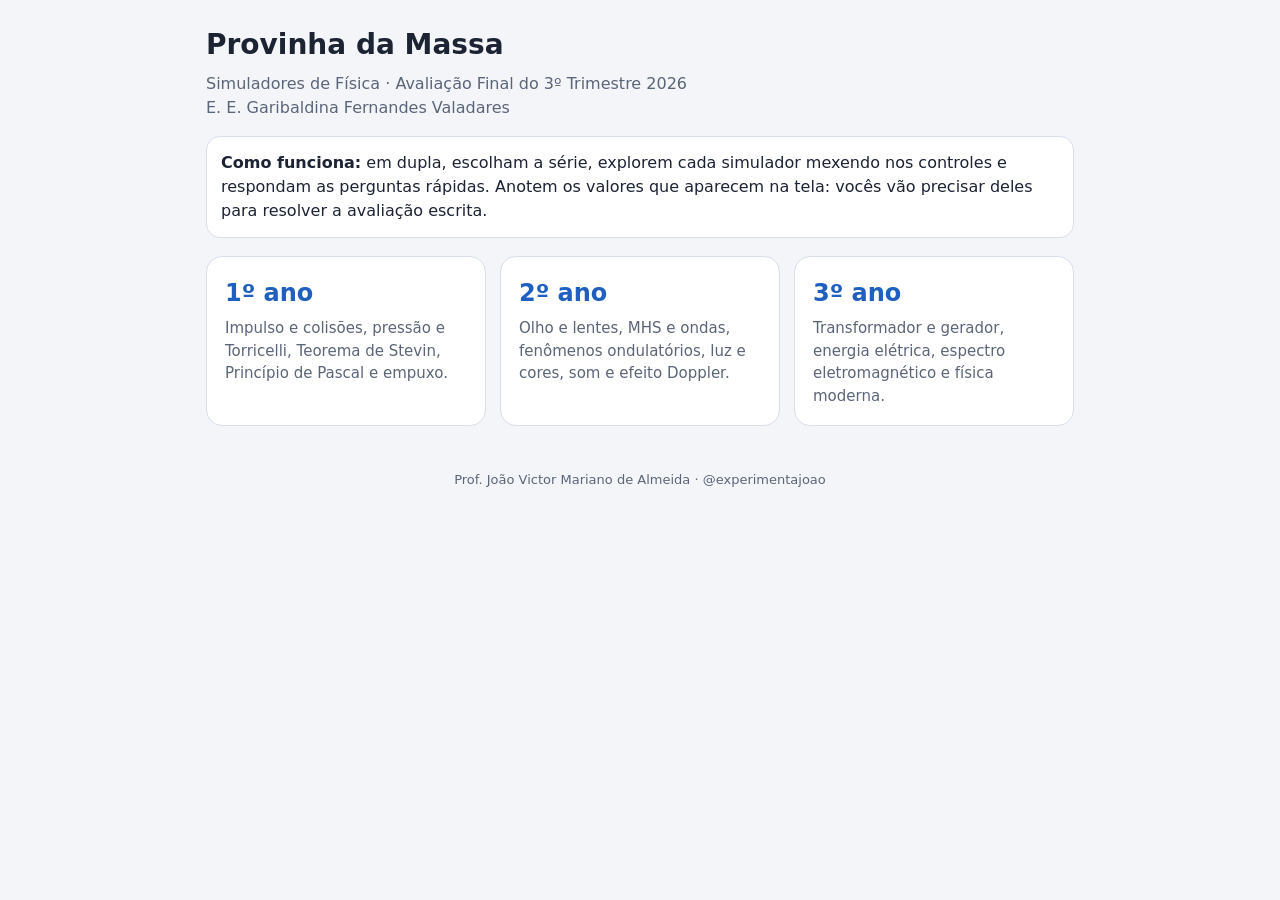
<file: provinha-da-massa/index.html>
<!DOCTYPE html>
<html lang="pt-BR">
<head>
<meta charset="utf-8">
<meta name="viewport" content="width=device-width, initial-scale=1">
<title>Provinha da Massa · Simuladores de Física</title>
<link rel="stylesheet" href="estilo.css">
</head>
<body>
<div class="capa">
  <h1>Provinha da Massa</h1>
  <p style="color:var(--mut);margin:0">Simuladores de Física · Avaliação Final do 3º Trimestre 2026<br>E. E. Garibaldina Fernandes Valadares</p>
  <div class="card" style="margin-top:16px">
    <b>Como funciona:</b> em dupla, escolham a série, explorem cada simulador mexendo nos controles e respondam as perguntas rápidas. Anotem os valores que aparecem na tela: vocês vão precisar deles para resolver a avaliação escrita.
  </div>
  <div class="series">
    <a class="serie" href="fisica1.html"><h2>1º ano</h2><p>Impulso e colisões, pressão e Torricelli, Teorema de Stevin, Princípio de Pascal e empuxo.</p></a>
    <a class="serie" href="fisica2.html"><h2>2º ano</h2><p>Olho e lentes, MHS e ondas, fenômenos ondulatórios, luz e cores, som e efeito Doppler.</p></a>
    <a class="serie" href="fisica3.html"><h2>3º ano</h2><p>Transformador e gerador, energia elétrica, espectro eletromagnético e física moderna.</p></a>
  </div>
</div>
<footer>Prof. João Victor Mariano de Almeida · @experimentajoao</footer>
</body>
</html>
</file>
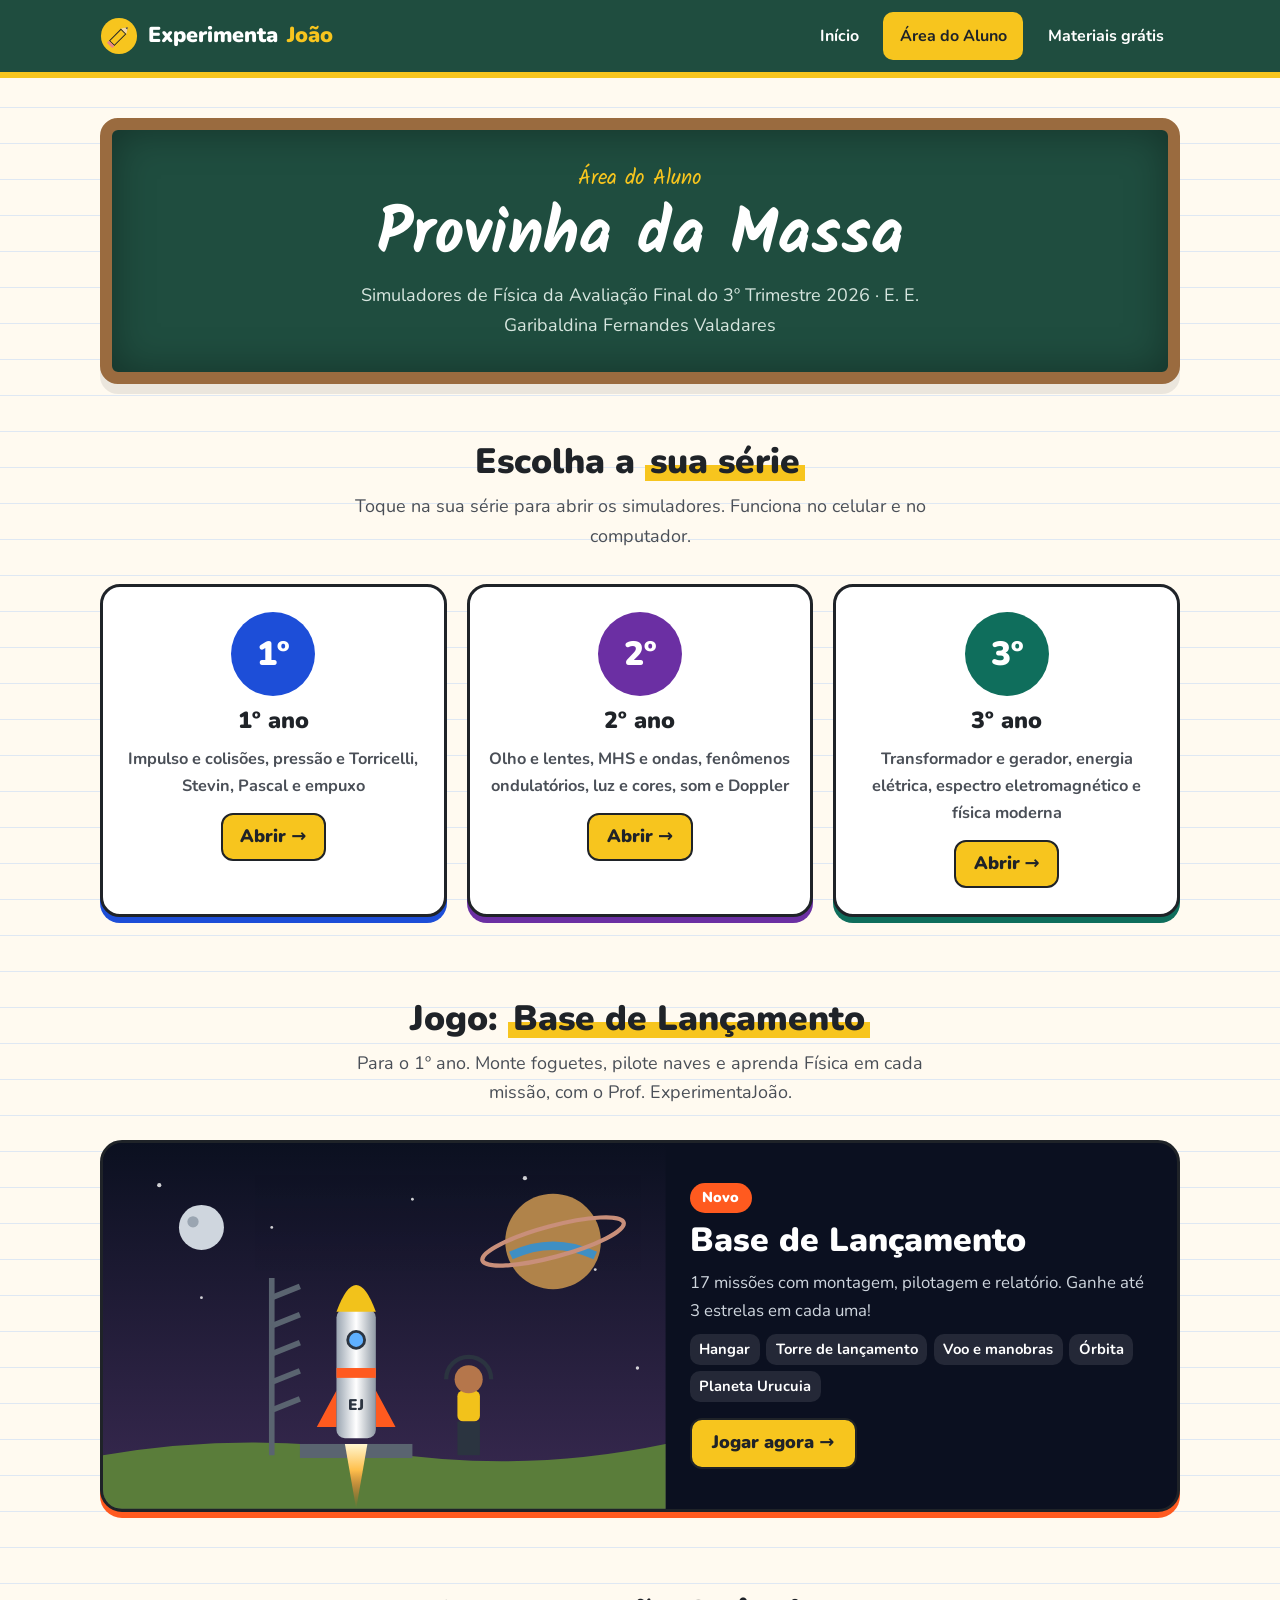
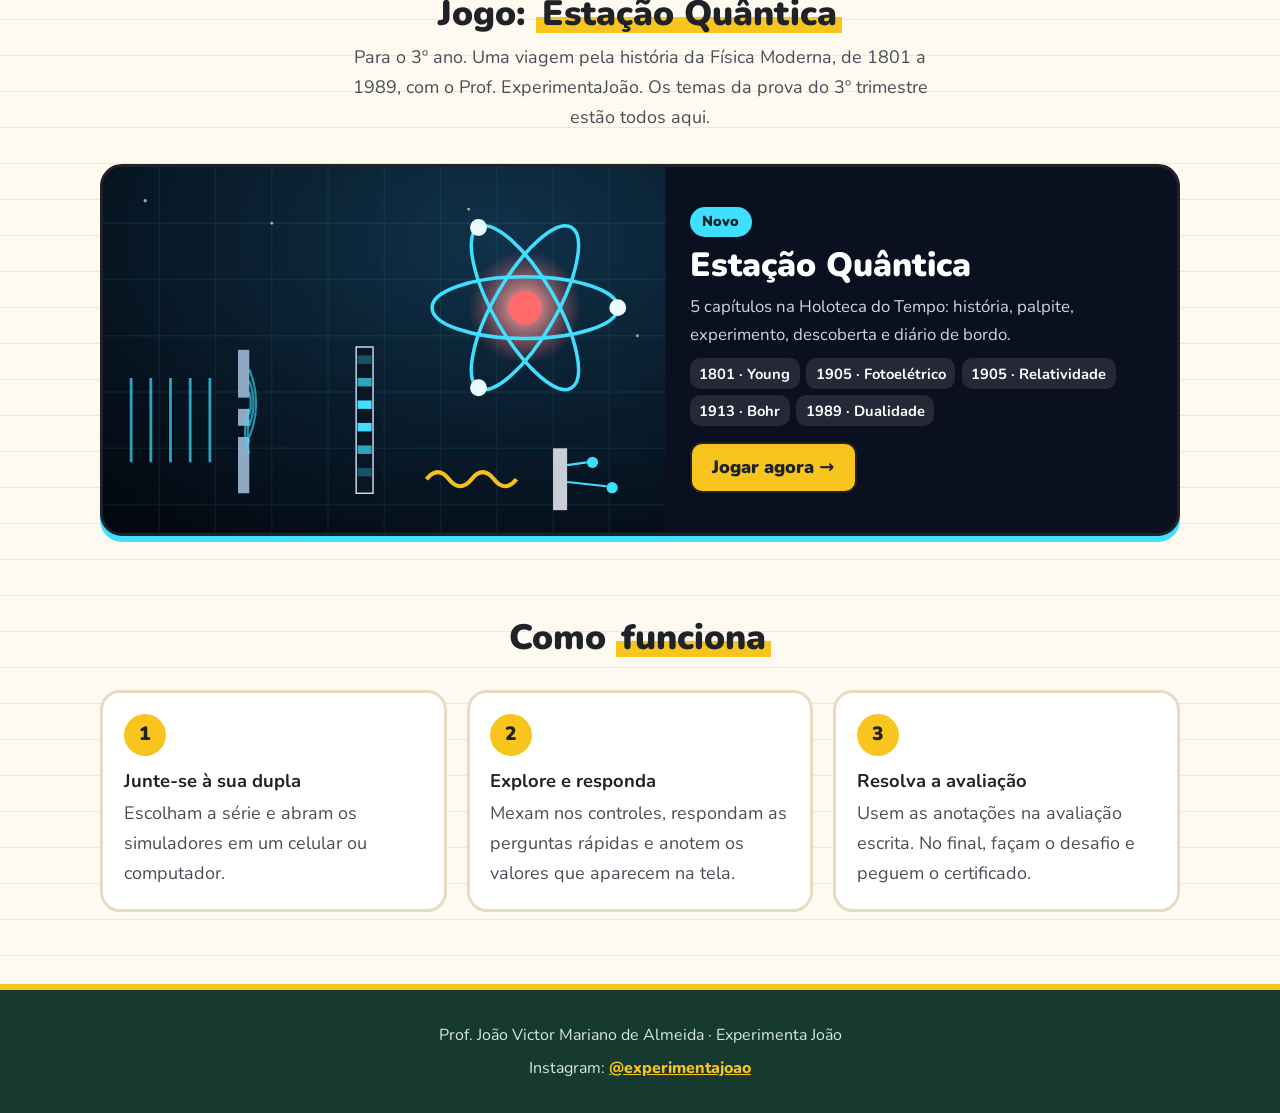
<file: alunos.html>
<!DOCTYPE html>
<html lang="pt-BR">
<head>
  <meta charset="UTF-8">
  <meta name="viewport" content="width=device-width, initial-scale=1.0">
  <title>Área do Aluno | Experimenta João · Provinha da Massa</title>
  <meta name="description" content="Base de Lançamento, jogo de Física do 1º ano, Estação Quântica, jogo de história da Física Moderna do 3º ano, e Área do Aluno do Prof. João Victor: Provinha da Massa, simuladores de Física do 1º, 2º e 3º ano.">
  <meta name="theme-color" content="#1f4d3f">
  <link rel="preconnect" href="https://fonts.googleapis.com">
  <link rel="preconnect" href="https://fonts.gstatic.com" crossorigin>
  <link href="https://fonts.googleapis.com/css2?family=Nunito:wght@400;600;700;800;900&family=Kalam:wght@700&display=swap" rel="stylesheet">
  <style>
    *, *::before, *::after { margin: 0; padding: 0; box-sizing: border-box; }
    :root {
      --quadro: #1f4d3f; --quadro-escuro: #163a2f;
      --amarelo: #f7c51e; --amarelo-claro: #fff3c4; --amarelo-escuro: #8a6a00;
      --madeira: #9a6b3f; --papel: #fffaf0; --linha-caderno: #dfe8f3;
      --caneta-azul: #1d4ed8; --texto: #1f2328; --texto-suave: #4a4f57;
      --borda: #e6dcc4; --branco: #ffffff;
    }
    @media (prefers-reduced-motion: reduce) { * { transition: none !important; animation: none !important; } }
    body {
      font-family: 'Nunito', system-ui, -apple-system, 'Segoe UI', Roboto, Arial, sans-serif;
      font-size: 1.125rem; line-height: 1.65; color: var(--texto);
      background-color: var(--papel);
      background-image: repeating-linear-gradient(to bottom, transparent 0, transparent 35px, var(--linha-caderno) 35px, var(--linha-caderno) 36px);
    }
    a { color: var(--caneta-azul); }
    :focus-visible { outline: 4px solid var(--caneta-azul); outline-offset: 3px; border-radius: 8px; }
    .container { max-width: 1120px; margin: 0 auto; padding: 0 1.25rem; }

    header.topo { position: sticky; top: 0; z-index: 100; background: var(--quadro); border-bottom: 6px solid var(--amarelo); }
    .topo-inner { display: flex; align-items: center; justify-content: space-between; gap: 1rem; min-height: 72px; flex-wrap: wrap; padding-top: .5rem; padding-bottom: .5rem; }
    .logo { display: flex; align-items: center; gap: .6rem; color: var(--branco); text-decoration: none; font-weight: 900; font-size: 1.35rem; }
    .logo-lapis { width: 38px; height: 38px; flex-shrink: 0; }
    .logo span { color: var(--amarelo); }
    .menu { display: flex; gap: .5rem; list-style: none; flex-wrap: wrap; }
    .menu a { display: inline-block; color: var(--branco); text-decoration: none; font-weight: 700; font-size: 1rem; padding: .55rem .9rem; border-radius: 10px; border: 2px solid transparent; }
    .menu a:hover { border-color: var(--amarelo); color: var(--amarelo); }
    .menu a[aria-current="page"] { background: var(--amarelo); color: var(--texto); }

    /* Quadro de abertura */
    .abertura { padding: 2.5rem 0 1rem; }
    .quadro {
      background: var(--quadro); color: var(--branco);
      border: 12px solid var(--madeira); border-radius: 18px;
      padding: 2rem 1.5rem; text-align: center;
      box-shadow: inset 0 0 40px rgba(0,0,0,.35), 0 10px 0 rgba(0,0,0,.08);
    }
    .quadro .giz-peq { font-family: 'Kalam', cursive; color: var(--amarelo); font-size: 1.3rem; }
    .quadro h1 { font-family: 'Kalam', cursive; font-size: clamp(2.4rem, 8vw, 4rem); line-height: 1.1; margin: .3rem 0 .6rem; }
    .quadro p { color: #d7e6df; max-width: 640px; margin: 0 auto; }

    section.bloco { padding: 2.5rem 0; }
    .titulo-secao { text-align: center; margin-bottom: 2rem; }
    .titulo-secao h2 { font-size: clamp(1.6rem, 4vw, 2.2rem); font-weight: 900; line-height: 1.2; }
    .titulo-secao h2 .marca { background: linear-gradient(transparent 58%, var(--amarelo) 58%, var(--amarelo) 92%, transparent 92%); padding: 0 .15em; }
    .titulo-secao p { color: var(--texto-suave); max-width: 620px; margin: .6rem auto 0; }

    .series { display: grid; grid-template-columns: repeat(3, 1fr); gap: 1.25rem; list-style: none; }
    .serie { display: flex; flex-direction: column; align-items: center; text-align: center; gap: .35rem; text-decoration: none; color: var(--texto); background: var(--branco); border: 3px solid var(--texto); border-radius: 20px; padding: 1.6rem 1rem; box-shadow: 0 6px 0 var(--c); transition: transform .15s ease; height: 100%; }
    .serie:hover { transform: translateY(-4px); }
    .serie .num { width: 84px; height: 84px; border-radius: 50%; background: var(--c); color: #fff; display: flex; align-items: center; justify-content: center; font-size: 2.1rem; font-weight: 900; }
    .serie strong { font-size: 1.45rem; font-weight: 900; }
    .serie small { font-size: 1.02rem; font-weight: 700; color: var(--texto-suave); }
    .serie .abrir { margin-top: .5rem; background: var(--amarelo); border: 2px solid var(--texto); border-radius: 12px; padding: .45rem 1.1rem; font-weight: 900; }
    .s1 { --c: #1d4ed8; } .s2 { --c: #6b2fa3; } .s3 { --c: #0f6e5c; }

    .passos { display: grid; grid-template-columns: repeat(3, 1fr); gap: 1.25rem; list-style: none; counter-reset: p; }
    .passo { background: var(--branco); border: 3px solid var(--borda); border-radius: 20px; padding: 1.3rem; counter-increment: p; }
    .passo::before { content: counter(p); display: flex; align-items: center; justify-content: center; width: 42px; height: 42px; border-radius: 50%; background: var(--amarelo); font-weight: 900; font-size: 1.2rem; margin-bottom: .6rem; }
    .passo strong { display: block; font-size: 1.15rem; margin-bottom: .2rem; }
    .passo span { color: var(--texto-suave); }


    .jogo { display: grid; grid-template-columns: minmax(0,1.1fr) minmax(0,1fr); gap: 0; background: #0b1020; border: 3px solid var(--texto); border-radius: 22px; overflow: hidden; box-shadow: 0 6px 0 #ff5a1f; text-decoration: none; color: #fff; transition: transform .15s ease; }
    .jogo:hover { transform: translateY(-4px); }
    .jogo svg { width: 100%; height: 100%; min-height: 240px; display: block; }
    .jogo .txt { padding: 1.6rem 1.5rem; display: flex; flex-direction: column; gap: .6rem; justify-content: center; }
    .jogo .etq { align-self: flex-start; background: #ff5a1f; color: #fff; font-weight: 900; font-size: .9rem; border-radius: 99px; padding: .2rem .8rem; }
    .jogo h3 { font-size: clamp(1.6rem, 4vw, 2.1rem); font-weight: 900; line-height: 1.1; }
    .jogo p { color: #cfd6de; font-size: 1.05rem; }
    .jogo .setores { display: flex; flex-wrap: wrap; gap: .4rem; list-style: none; }
    .jogo .setores li { background: rgba(255,255,255,.1); border-radius: 10px; padding: .2rem .6rem; font-size: .92rem; font-weight: 700; }
    .jogo .abrir { align-self: flex-start; margin-top: .4rem; background: var(--amarelo); color: var(--texto); border: 2px solid var(--texto); border-radius: 12px; padding: .55rem 1.3rem; font-weight: 900; }
    @media (max-width: 760px) { .jogo { grid-template-columns: 1fr; } .jogo svg { min-height: 200px; max-height: 260px; } }
    @media (max-width: 760px) { .series, .passos { grid-template-columns: 1fr; } }

    footer { background: var(--quadro-escuro); color: #d7e6df; border-top: 6px solid var(--amarelo); padding: 2rem 0; text-align: center; font-size: 1rem; margin-top: 2rem; }
    footer a { color: var(--amarelo); font-weight: 800; }
    footer p + p { margin-top: .4rem; }
  </style>
</head>
<body>

  <header class="topo">
    <div class="container topo-inner">
      <a href="index.html" class="logo" aria-label="Experimenta João, página inicial">
        <svg class="logo-lapis" viewBox="0 0 40 40" aria-hidden="true">
          <circle cx="20" cy="20" r="19" fill="#f7c51e"/>
          <g transform="rotate(-45 20 20)">
            <rect x="9" y="16" width="18" height="8" fill="#1f2328"/>
            <rect x="10" y="17" width="16" height="6" fill="#f7c51e"/>
            <polygon points="27,16 33,20 27,24" fill="#f2d7a6"/>
            <polygon points="31,18.7 33,20 31,21.3" fill="#1f2328"/>
            <rect x="6" y="16" width="3" height="8" fill="#e8848a"/>
          </g>
        </svg>
        Experimenta<span>João</span>
      </a>
      <nav aria-label="Menu principal">
        <ul class="menu">
          <li><a href="index.html">Início</a></li>
          <li><a href="alunos.html" aria-current="page">Área do Aluno</a></li>
          <li><a href="catalogo.html">Materiais grátis</a></li>
        </ul>
      </nav>
    </div>
  </header>

  <main id="conteudo">
    <section class="abertura">
      <div class="container">
        <div class="quadro">
          <div class="giz-peq">Área do Aluno</div>
          <h1>Provinha da Massa</h1>
          <p>Simuladores de Física da Avaliação Final do 3º Trimestre 2026 · E. E. Garibaldina Fernandes Valadares</p>
        </div>
      </div>
    </section>

    <section class="bloco" id="provinha-da-massa">
      <div class="container">
        <div class="titulo-secao">
          <h2>Escolha a <span class="marca">sua série</span></h2>
          <p>Toque na sua série para abrir os simuladores. Funciona no celular e no computador.</p>
        </div>
        <ul class="series">
          <li><a class="serie s1" href="provinha-da-massa/fisica1.html"><span class="num">1º</span><strong>1º ano</strong><small>Impulso e colisões, pressão e Torricelli, Stevin, Pascal e empuxo</small><span class="abrir">Abrir →</span></a></li>
          <li><a class="serie s2" href="provinha-da-massa/fisica2.html"><span class="num">2º</span><strong>2º ano</strong><small>Olho e lentes, MHS e ondas, fenômenos ondulatórios, luz e cores, som e Doppler</small><span class="abrir">Abrir →</span></a></li>
          <li><a class="serie s3" href="provinha-da-massa/fisica3.html"><span class="num">3º</span><strong>3º ano</strong><small>Transformador e gerador, energia elétrica, espectro eletromagnético e física moderna</small><span class="abrir">Abrir →</span></a></li>
        </ul>
      </div>
    </section>


    <section class="bloco" id="base-de-lancamento">
      <div class="container">
        <div class="titulo-secao">
          <h2>Jogo: <span class="marca">Base de Lançamento</span></h2>
          <p>Para o 1º ano. Monte foguetes, pilote naves e aprenda Física em cada missão, com o Prof. ExperimentaJoão.</p>
        </div>
        <a class="jogo" href="base-de-lancamento/">
          <svg viewBox="0 0 400 260" preserveAspectRatio="xMidYMid slice" role="img" aria-label="Foguete decolando de uma base, com uma lua e um planeta ao fundo">
            <defs><linearGradient id="ceu" x1="0" y1="0" x2="0" y2="1"><stop offset="0" stop-color="#0b1020"/><stop offset="1" stop-color="#3a2a52"/></linearGradient>
            <linearGradient id="corpo" x1="0" x2="1"><stop offset="0" stop-color="#9aa5b1"/><stop offset=".5" stop-color="#ffffff"/><stop offset="1" stop-color="#8f99a4"/></linearGradient>
            <linearGradient id="fogo" x1="0" y1="0" x2="0" y2="1"><stop offset="0" stop-color="#fff6d0"/><stop offset=".4" stop-color="#ffc04d"/><stop offset="1" stop-color="#ff5a1f" stop-opacity="0"/></linearGradient></defs>
            <rect width="400" height="260" fill="url(#ceu)"/>
            <g fill="#fff" opacity=".8"><circle cx="40" cy="30" r="1.5"/><circle cx="120" cy="60" r="1"/><circle cx="300" cy="25" r="1.5"/><circle cx="350" cy="90" r="1"/><circle cx="220" cy="40" r="1"/><circle cx="70" cy="110" r="1"/><circle cx="380" cy="160" r="1.2"/></g>
            <circle cx="320" cy="70" r="34" fill="#b0834a"/><path d="M290 80q30-14 60 0" stroke="#3f8fc4" stroke-width="6" fill="none"/><ellipse cx="320" cy="70" rx="52" ry="11" fill="none" stroke="#c98f7a" stroke-width="3" transform="rotate(-15 320 70)"/>
            <circle cx="70" cy="60" r="16" fill="#cfd6de"/><circle cx="64" cy="56" r="4" fill="#9aa5b1"/>
            <path d="M0 222 Q100 205 200 220 T400 214 V260 H0Z" fill="#5a7d3a"/>
            <g stroke="#5a6470" stroke-width="4" fill="none"><path d="M120 222V96"/><path d="M120 110l20 -8M120 130l20 -8M120 150l20 -8M120 170l20 -8M120 190l20 -8"/></g>
            <rect x="140" y="214" width="80" height="10" fill="#5a6470"/>
            <path d="M172 214q8 46 8 46h0q0 0 8-46z" fill="url(#fogo)"/>
            <path d="M166 176l-14 26h14zM194 176l14 26h-14z" fill="#ff5a1f"/>
            <rect x="166" y="118" width="28" height="92" rx="6" fill="url(#corpo)"/>
            <path d="M166 120Q180 82 194 120Z" fill="#f2c21b"/>
            <rect x="166" y="160" width="28" height="7" fill="#ff5a1f"/>
            <circle cx="180" cy="140" r="7" fill="#2b3440"/><circle cx="180" cy="140" r="5" fill="#5fb0ff"/>
            <text x="180" y="190" text-anchor="middle" font-family="Nunito, sans-serif" font-weight="900" font-size="11" fill="#2b3440">EJ</text>
            <g transform="translate(260 222)"><rect x="-8" y="-46" width="16" height="22" rx="4" fill="#f2c21b"/><circle cx="0" cy="-54" r="10" fill="#b5764b"/><path d="M-8 -24h16v24h-16z" fill="#2b3440"/><path d="M-16 -54a16 16 0 0 1 32 0" stroke="#2b3440" stroke-width="3" fill="none"/></g>
          </svg>
          <div class="txt">
            <span class="etq">Novo</span>
            <h3>Base de Lançamento</h3>
            <p>17 missões com montagem, pilotagem e relatório. Ganhe até 3 estrelas em cada uma!</p>
            <ul class="setores"><li>Hangar</li><li>Torre de lançamento</li><li>Voo e manobras</li><li>Órbita</li><li>Planeta Urucuia</li></ul>
            <span class="abrir">Jogar agora →</span>
          </div>
        </a>
      </div>
    </section>

    <section class="bloco" id="estacao-quantica">
      <div class="container">
        <div class="titulo-secao">
          <h2>Jogo: <span class="marca">Estação Quântica</span></h2>
          <p>Para o 3º ano. Uma viagem pela história da Física Moderna, de 1801 a 1989, com o Prof. ExperimentaJoão. Os temas da prova do 3º trimestre estão todos aqui.</p>
        </div>
        <a class="jogo" href="estacao-quantica/" style="box-shadow:0 6px 0 #3fe0ff">
          <svg viewBox="0 0 400 260" preserveAspectRatio="xMidYMid slice" role="img" aria-label="Átomo brilhante sobre um laboratório espacial, com ondas de luz passando por duas fendas">
            <defs><radialGradient id="qfundo" cx=".7" cy=".2" r="1"><stop offset="0" stop-color="#10324a"/><stop offset="1" stop-color="#030810"/></radialGradient>
            <radialGradient id="qnuc"><stop offset="0" stop-color="#ffb3b3"/><stop offset="1" stop-color="#ff6b6b" stop-opacity="0"/></radialGradient></defs>
            <rect width="400" height="260" fill="url(#qfundo)"/>
            <g stroke="#3fe0ff" stroke-opacity=".08"><path d="M0 40H400M0 80H400M0 120H400M0 160H400M0 200H400M0 240H400M40 0V260M80 0V260M120 0V260M160 0V260M200 0V260M240 0V260M280 0V260M320 0V260M360 0V260"/></g>
            <g fill="#cfe9ff" opacity=".7"><circle cx="30" cy="24" r="1.2"/><circle cx="120" cy="40" r="1"/><circle cx="350" cy="210" r="1.2"/><circle cx="260" cy="30" r="1"/><circle cx="380" cy="120" r="1"/></g>
            <g stroke="#3fe0ff" stroke-width="2" opacity=".7"><path d="M20 150V210M34 150V210M48 150V210M62 150V210M76 150V210"/></g>
            <rect x="96" y="130" width="8" height="34" fill="#8fa8c4"/><rect x="96" y="172" width="8" height="12" fill="#8fa8c4"/><rect x="96" y="192" width="8" height="40" fill="#8fa8c4"/>
            <g fill="none" stroke="#3fe0ff" stroke-width="1.6" opacity=".6"><path d="M104 160a30 30 0 0 1 0 16"/><path d="M104 152a46 46 0 0 1 0 32"/><path d="M104 144a62 62 0 0 1 0 48"/><path d="M104 196a30 30 0 0 1 0-16"/><path d="M104 204a46 46 0 0 1 0-32"/></g>
            <rect x="180" y="128" width="12" height="104" fill="#0a1622" stroke="#cfe3f5"/>
            <g fill="#3fe0ff"><rect x="181" y="134" width="10" height="6" opacity=".3"/><rect x="181" y="150" width="10" height="6" opacity=".7"/><rect x="181" y="166" width="10" height="6"/><rect x="181" y="182" width="10" height="6"/><rect x="181" y="198" width="10" height="6" opacity=".7"/><rect x="181" y="214" width="10" height="6" opacity=".3"/></g>
            <circle cx="300" cy="100" r="40" fill="url(#qnuc)"/><circle cx="300" cy="100" r="12" fill="#ff6b6b"/>
            <g fill="none" stroke="#3fe0ff" stroke-width="2.5"><ellipse cx="300" cy="100" rx="66" ry="22"/><ellipse cx="300" cy="100" rx="66" ry="22" transform="rotate(60 300 100)"/><ellipse cx="300" cy="100" rx="66" ry="22" transform="rotate(120 300 100)"/></g>
            <circle cx="366" cy="100" r="6" fill="#e9fbff"/><circle cx="267" cy="157" r="6" fill="#e9fbff"/><circle cx="267" cy="43" r="6" fill="#e9fbff"/>
            <path d="M230 222q8-10 16 0t16 0 16 0 16 0" stroke="#f2c21b" stroke-width="3" fill="none"/>
            <rect x="320" y="200" width="10" height="44" fill="#c9ced6"/><g fill="#3fe0ff"><circle cx="348" cy="210" r="4"/><circle cx="362" cy="228" r="4"/></g><path d="M330 212l14-2M330 224l28 3" stroke="#3fe0ff" stroke-width="1.5"/>
          </svg>
          <div class="txt">
            <span class="etq" style="background:#3fe0ff;color:#022">Novo</span>
            <h3>Estação Quântica</h3>
            <p>5 capítulos na Holoteca do Tempo: história, palpite, experimento, descoberta e diário de bordo.</p>
            <ul class="setores"><li>1801 · Young</li><li>1905 · Fotoelétrico</li><li>1905 · Relatividade</li><li>1913 · Bohr</li><li>1989 · Dualidade</li></ul>
            <span class="abrir">Jogar agora →</span>
          </div>
        </a>
      </div>
    </section>

    <section class="bloco" id="como-funciona">
      <div class="container">
        <div class="titulo-secao">
          <h2>Como <span class="marca">funciona</span></h2>
        </div>
        <ol class="passos">
          <li class="passo"><strong>Junte-se à sua dupla</strong><span>Escolham a série e abram os simuladores em um celular ou computador.</span></li>
          <li class="passo"><strong>Explore e responda</strong><span>Mexam nos controles, respondam as perguntas rápidas e anotem os valores que aparecem na tela.</span></li>
          <li class="passo"><strong>Resolva a avaliação</strong><span>Usem as anotações na avaliação escrita. No final, façam o desafio e peguem o certificado.</span></li>
        </ol>
      </div>
    </section>
  </main>

  <footer>
    <div class="container">
      <p>Prof. João Victor Mariano de Almeida · Experimenta João</p>
      <p>Instagram: <a href="https://instagram.com/experimentajoao" target="_blank" rel="noopener">@experimentajoao</a></p>
    </div>
  </footer>
</body>
</html>
</file>
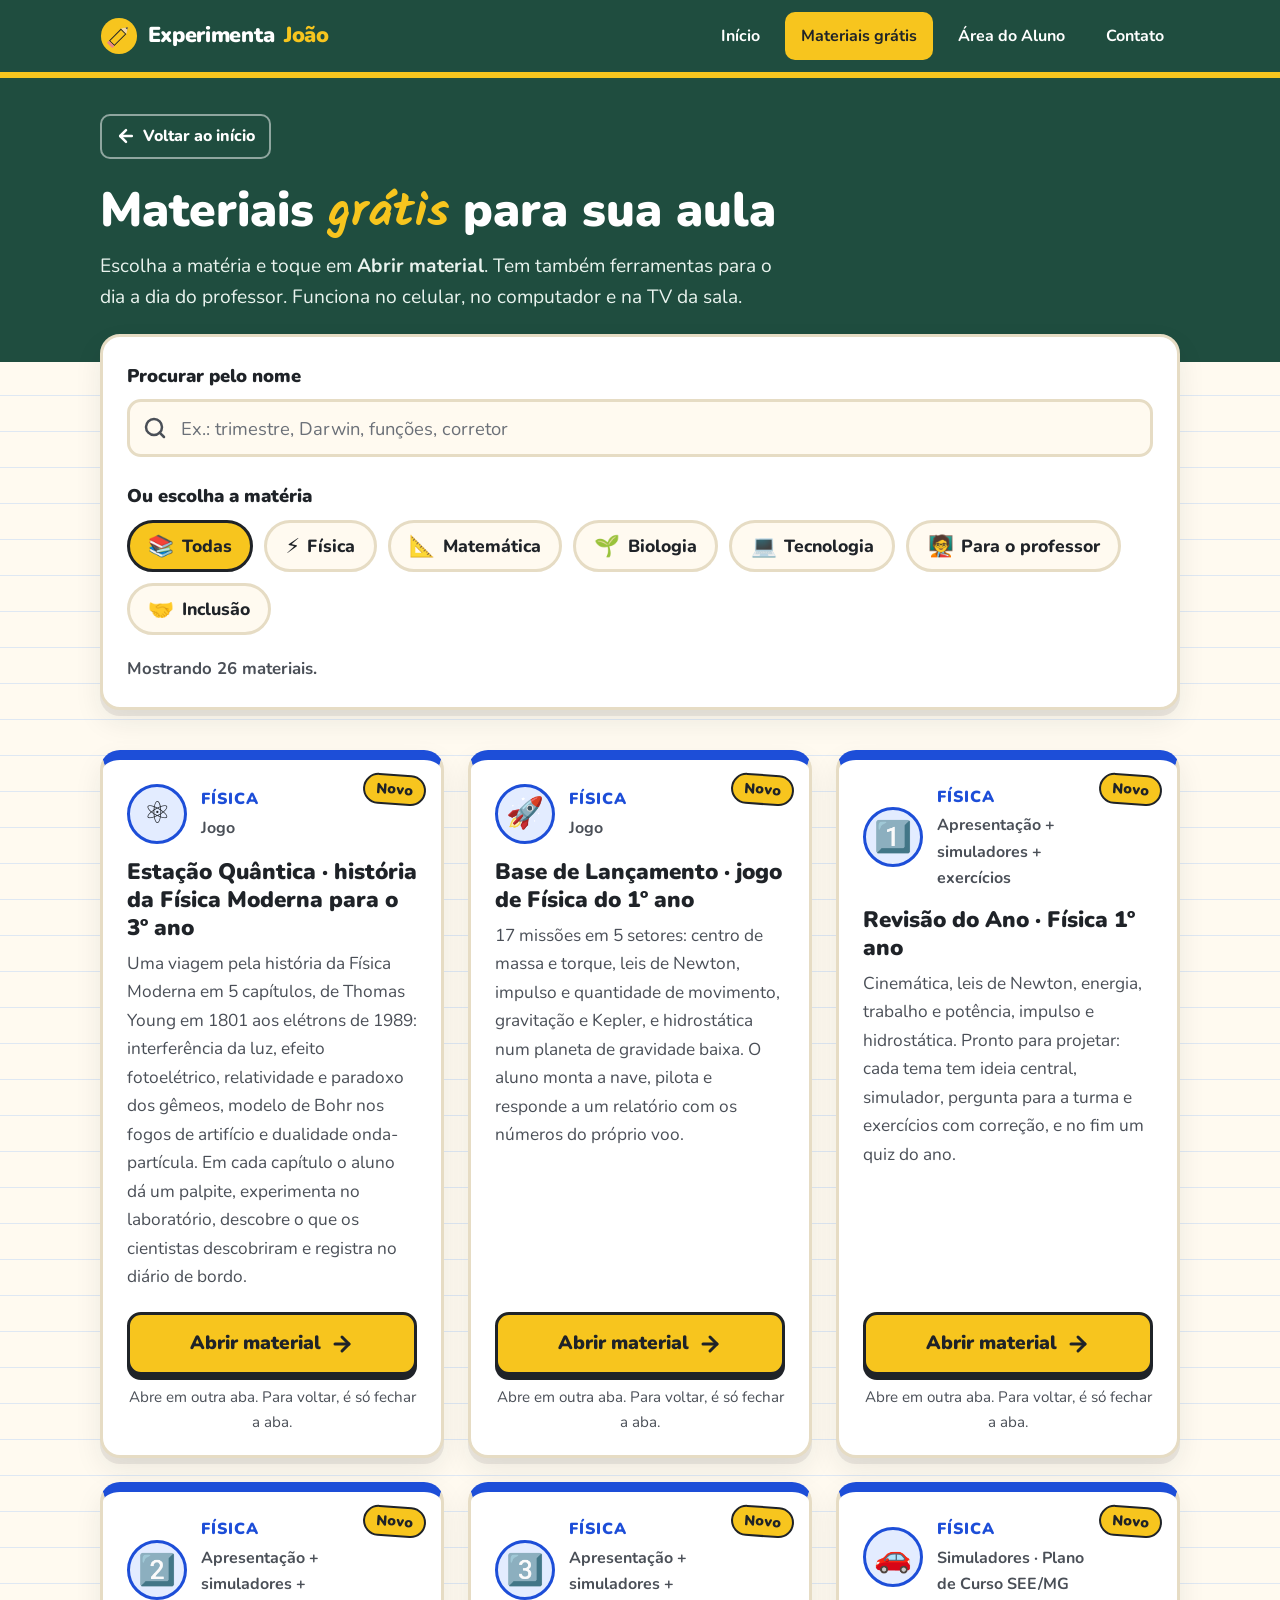
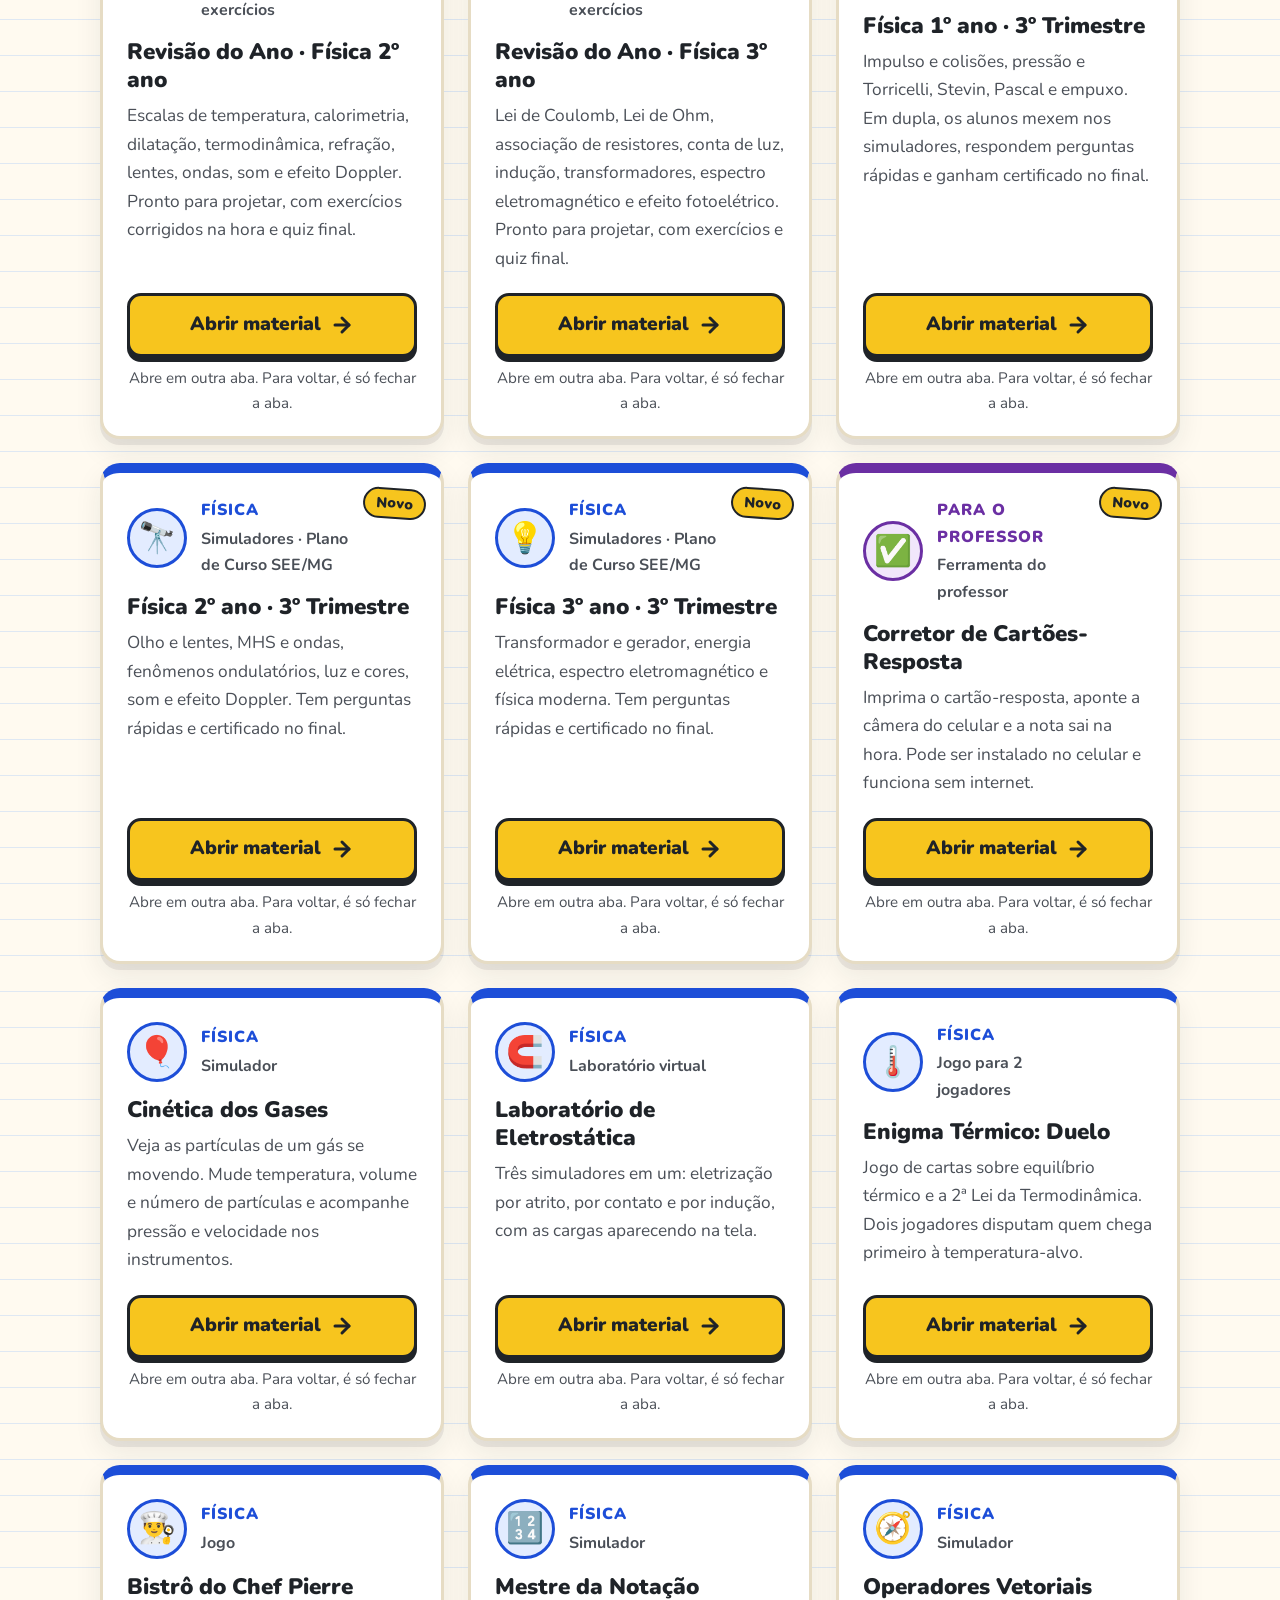
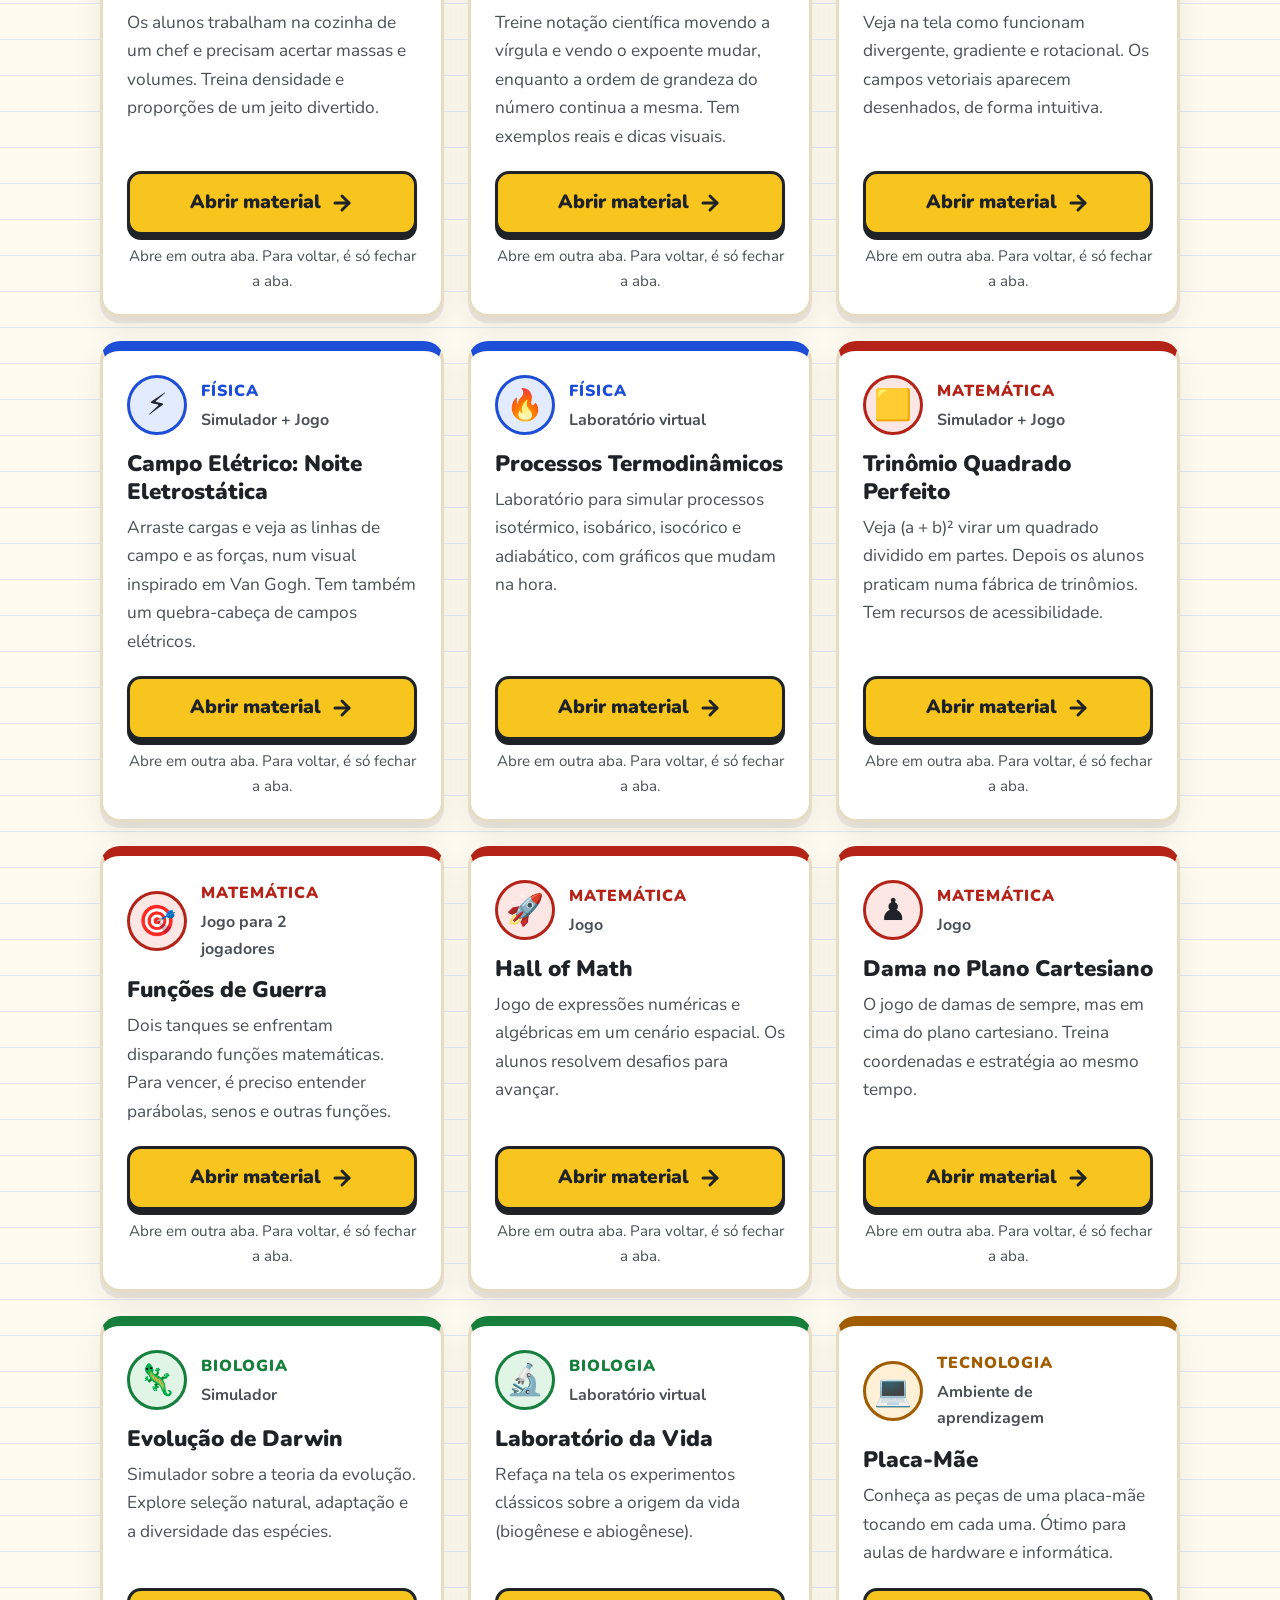
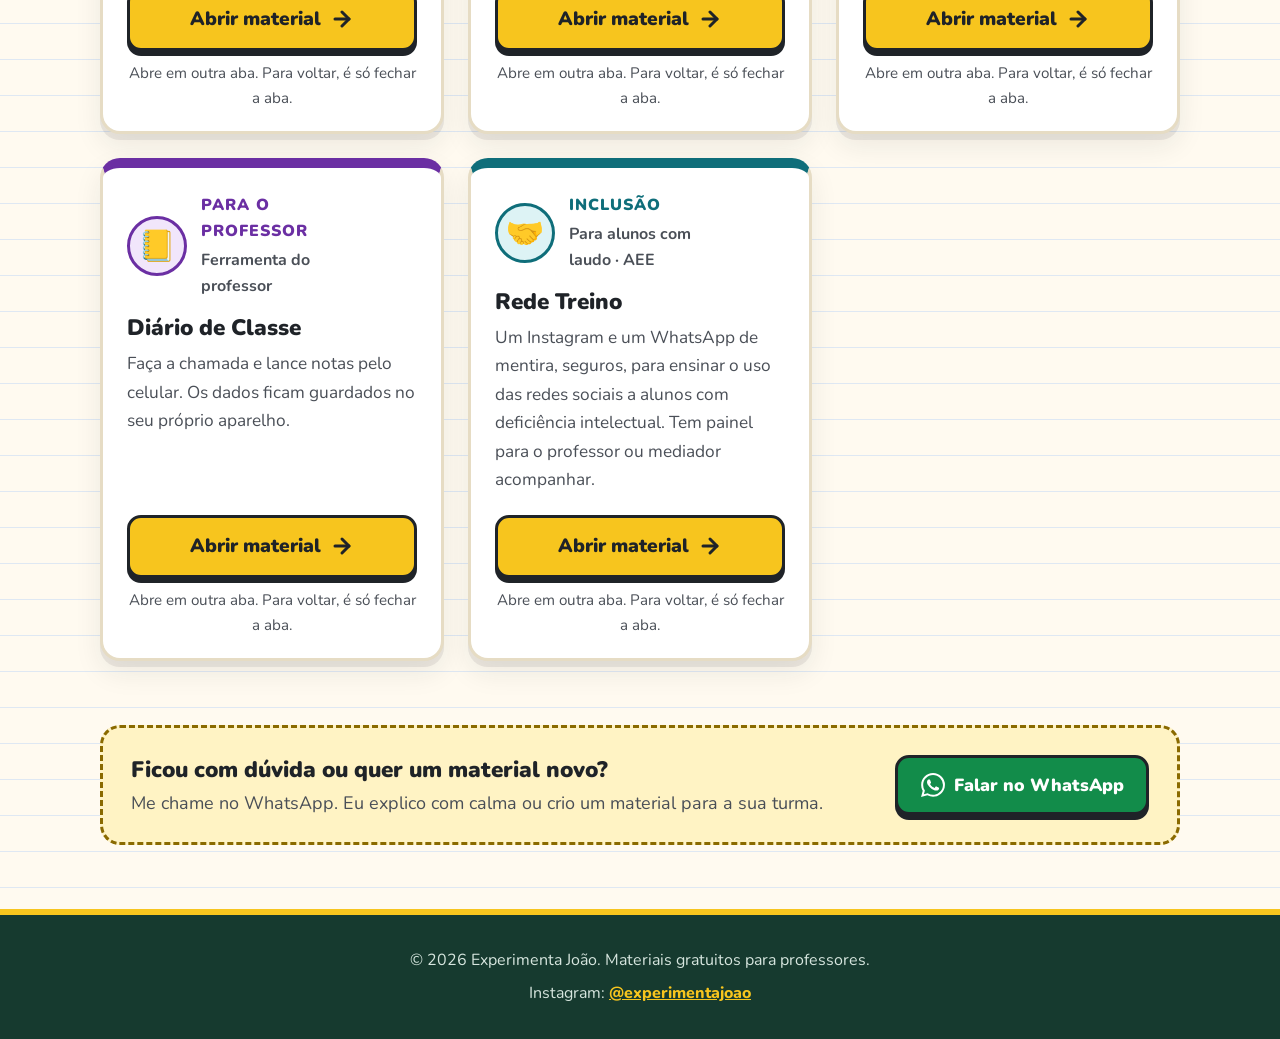
<file: catalogo.html>
<!DOCTYPE html>
<html lang="pt-BR">
<head>
  <meta charset="UTF-8">
  <meta name="viewport" content="width=device-width, initial-scale=1.0">
  <title>Materiais grátis | Experimenta João</title>
  <meta name="description" content="Catálogo de simuladores, jogos e laboratórios virtuais gratuitos de Física, Matemática, Biologia e Tecnologia.">
  <meta name="theme-color" content="#1f4d3f">
  <link rel="preconnect" href="https://fonts.googleapis.com">
  <link rel="preconnect" href="https://fonts.gstatic.com" crossorigin>
  <link href="https://fonts.googleapis.com/css2?family=Nunito:wght@400;600;700;800;900&family=Kalam:wght@700&display=swap" rel="stylesheet">
  <style>
    *, *::before, *::after { margin: 0; padding: 0; box-sizing: border-box; }

    :root {
      --quadro: #1f4d3f;
      --quadro-escuro: #163a2f;
      --amarelo: #f7c51e;
      --amarelo-claro: #fff3c4;
      --amarelo-escuro: #8a6a00;
      --papel: #fffaf0;
      --linha-caderno: #dfe8f3;
      --caneta-azul: #1d4ed8;
      --texto: #1f2328;
      --texto-suave: #4a4f57;
      --borda: #e6dcc4;
      --branco: #ffffff;
      --whats: #128c4a;
      --sombra: 0 6px 0 rgba(31, 35, 40, 0.08), 0 12px 28px rgba(31, 35, 40, 0.08);
    }

    html { scroll-behavior: smooth; }
    @media (prefers-reduced-motion: reduce) {
      html { scroll-behavior: auto; }
      * { transition: none !important; animation: none !important; }
    }

    body {
      font-family: 'Nunito', system-ui, -apple-system, 'Segoe UI', Roboto, Arial, sans-serif;
      font-size: 1.125rem;
      line-height: 1.65;
      color: var(--texto);
      background-color: var(--papel);
      background-image: repeating-linear-gradient(to bottom, transparent 0, transparent 35px, var(--linha-caderno) 35px, var(--linha-caderno) 36px);
    }

    a { color: var(--caneta-azul); }
    :focus-visible { outline: 4px solid var(--caneta-azul); outline-offset: 3px; border-radius: 8px; }

    .pular { position: absolute; left: -9999px; top: 0; background: var(--amarelo); color: var(--texto); padding: 0.75rem 1.25rem; font-weight: 800; z-index: 200; }
    .pular:focus { left: 1rem; top: 1rem; }

    .container { max-width: 1120px; margin: 0 auto; padding: 0 1.25rem; }

    /* ===== TOPO ===== */
    header.topo { position: sticky; top: 0; z-index: 100; background: var(--quadro); border-bottom: 6px solid var(--amarelo); }
    .topo-inner { display: flex; align-items: center; justify-content: space-between; gap: 1rem; min-height: 72px; flex-wrap: wrap; padding-top: 0.5rem; padding-bottom: 0.5rem; }
    .logo { display: flex; align-items: center; gap: 0.6rem; color: var(--branco); text-decoration: none; font-weight: 900; font-size: 1.35rem; letter-spacing: -0.3px; }
    .logo-lapis { width: 38px; height: 38px; flex-shrink: 0; }
    .logo span { color: var(--amarelo); }
    .menu { display: flex; gap: 0.5rem; list-style: none; flex-wrap: wrap; }
    .menu a { display: inline-block; color: var(--branco); text-decoration: none; font-weight: 700; font-size: 1rem; padding: 0.55rem 0.9rem; border-radius: 10px; border: 2px solid transparent; }
    .menu a:hover { border-color: var(--amarelo); color: var(--amarelo); }
    .menu a[aria-current="page"] { background: var(--amarelo); color: var(--texto); }

    /* ===== CABEÇALHO DA PÁGINA ===== */
    .cabecalho { background: var(--quadro); color: var(--branco); padding: 2.25rem 0 3rem; }
    .voltar {
      display: inline-flex; align-items: center; gap: 0.4rem;
      color: var(--branco); font-weight: 800; text-decoration: none;
      border: 2px solid rgba(255,255,255,0.5); border-radius: 10px; padding: 0.45rem 0.9rem;
      margin-bottom: 1.5rem; font-size: 1rem;
    }
    .voltar:hover { border-color: var(--amarelo); color: var(--amarelo); }
    .voltar svg { width: 20px; height: 20px; }
    .cabecalho h1 { font-size: clamp(2rem, 5vw, 3rem); font-weight: 900; line-height: 1.15; margin-bottom: 0.6rem; }
    .cabecalho h1 .giz { font-family: 'Kalam', 'Comic Sans MS', cursive; color: var(--amarelo); font-weight: 700; }
    .cabecalho p { font-size: 1.2rem; color: #e9f3ee; max-width: 680px; }

    /* ===== BUSCA E FILTROS ===== */
    .controles {
      background: var(--branco); border: 3px solid var(--borda); border-radius: 20px;
      box-shadow: var(--sombra); padding: 1.5rem; margin-top: -1.75rem; position: relative;
    }
    .controles label, .controles .rotulo {
      display: block; font-weight: 900; font-size: 1.15rem; margin-bottom: 0.5rem;
    }
    .busca { position: relative; margin-bottom: 1.5rem; }
    .busca input {
      width: 100%; min-height: 58px;
      padding: 0.8rem 1rem 0.8rem 3.2rem;
      font-family: inherit; font-size: 1.15rem; color: var(--texto);
      background: var(--papel); border: 3px solid var(--borda); border-radius: 14px;
    }
    .busca input::placeholder { color: #6b7078; }
    .busca input:focus { border-color: var(--amarelo-escuro); outline: none; box-shadow: 0 0 0 4px var(--amarelo-claro); }
    .busca svg { position: absolute; left: 1rem; bottom: 17px; width: 24px; height: 24px; color: var(--texto-suave); pointer-events: none; }

    .filtros { display: flex; flex-wrap: wrap; gap: 0.7rem; }
    .filtro {
      display: inline-flex; align-items: center; gap: 0.45rem;
      min-height: 52px; padding: 0.55rem 1.15rem;
      font-family: inherit; font-weight: 800; font-size: 1.1rem; color: var(--texto);
      background: var(--papel); border: 3px solid var(--borda); border-radius: 999px; cursor: pointer;
    }
    .filtro:hover { border-color: var(--texto); }
    .filtro[aria-pressed="true"] { background: var(--amarelo); border-color: var(--texto); }
    .filtro .emoji { font-size: 1.3rem; }

    .resultado { margin-top: 1.25rem; font-weight: 700; color: var(--texto-suave); font-size: 1.05rem; }

    /* ===== CARTÕES ===== */
    .catalogo { padding: 2.5rem 0 4rem; }
    .cartoes { display: grid; grid-template-columns: repeat(auto-fill, minmax(320px, 1fr)); gap: 1.5rem; list-style: none; }

    .cartao {
      display: flex; flex-direction: column; height: 100%;
      background: var(--branco); border: 3px solid var(--borda); border-radius: 20px;
      box-shadow: var(--sombra); overflow: hidden;
      border-top: 10px solid var(--cor);
    }
    .cartao-corpo { padding: 1.5rem 1.5rem 1.25rem; flex: 1; display: flex; flex-direction: column; }
    .cartao-topo { display: flex; align-items: center; gap: 0.9rem; margin-bottom: 0.9rem; }
    .cartao-icone {
      width: 60px; height: 60px; border-radius: 50%; flex-shrink: 0;
      display: flex; align-items: center; justify-content: center; font-size: 1.9rem;
      background: var(--fundo); border: 3px solid var(--cor);
    }
    .cartao-etiquetas { display: flex; flex-direction: column; gap: 0.15rem; padding-right: 4.2rem; }
    .cartao-materia { font-weight: 900; color: var(--cor); font-size: 1rem; text-transform: uppercase; letter-spacing: 1px; }
    .cartao-tipo { font-weight: 700; color: var(--texto-suave); font-size: 1rem; }
    .cartao h2 { font-size: 1.4rem; font-weight: 900; line-height: 1.25; margin-bottom: 0.5rem; }
    .cartao p { color: var(--texto-suave); font-size: 1.08rem; flex: 1; margin-bottom: 1.25rem; }

    .btn-abrir {
      display: flex; align-items: center; justify-content: center; gap: 0.55rem;
      min-height: 58px; padding: 0.8rem 1rem;
      background: var(--amarelo); color: var(--texto); text-decoration: none;
      font-weight: 900; font-size: 1.2rem;
      border: 3px solid var(--texto); border-radius: 14px; box-shadow: 0 5px 0 var(--texto);
      transition: transform 0.12s ease, box-shadow 0.12s ease;
    }
    .btn-abrir:hover { transform: translateY(-2px); box-shadow: 0 7px 0 var(--texto); }
    .btn-abrir:active { transform: translateY(4px); box-shadow: 0 1px 0 var(--texto); }
    .btn-abrir svg { width: 24px; height: 24px; }
    .nova-aba { display: block; text-align: center; font-size: 0.95rem; color: var(--texto-suave); margin-top: 0.6rem; }

    .fisica { --cor: #1d4ed8; --fundo: #e3ecff; }
    .matematica { --cor: #b42318; --fundo: #fde7e5; }
    .biologia { --cor: #157f3b; --fundo: #e1f5e7; }
    .tecnologia { --cor: #a15c00; --fundo: #fff0d6; }
    .professor { --cor: #6b2fa3; --fundo: #f1e6fb; }
    .inclusao { --cor: #0f6e7a; --fundo: #ddf3f5; }
    .cartao { position: relative; }
    .selo-novo { position: absolute; top: 0.9rem; right: 0.9rem; background: var(--amarelo); color: var(--texto); border: 2px solid var(--texto); border-radius: 999px; font-weight: 900; font-size: 0.9rem; padding: 0.1rem 0.7rem; transform: rotate(4deg); }

    .vazio {
      grid-column: 1 / -1; text-align: center; padding: 3rem 1.5rem;
      background: var(--branco); border: 3px dashed var(--borda); border-radius: 20px;
    }
    .vazio .icone { font-size: 3rem; }
    .vazio h2 { font-size: 1.5rem; font-weight: 900; margin: 0.5rem 0; }
    .vazio button {
      margin-top: 1rem; min-height: 52px; padding: 0.6rem 1.3rem;
      font-family: inherit; font-weight: 900; font-size: 1.1rem;
      background: var(--amarelo); border: 3px solid var(--texto); border-radius: 12px; cursor: pointer;
    }

    /* ===== AJUDA ===== */
    .ajuda {
      display: flex; flex-wrap: wrap; align-items: center; justify-content: space-between; gap: 1.25rem;
      background: var(--amarelo-claro); border: 3px dashed var(--amarelo-escuro); border-radius: 20px;
      padding: 1.5rem 1.75rem; margin-bottom: 4rem;
    }
    .ajuda h2 { font-size: 1.4rem; font-weight: 900; }
    .ajuda p { color: var(--texto-suave); }
    .btn-whats {
      display: inline-flex; align-items: center; gap: 0.55rem;
      min-height: 58px; padding: 0.8rem 1.4rem;
      background: var(--whats); color: var(--branco); text-decoration: none; font-weight: 900; font-size: 1.1rem;
      border: 3px solid var(--texto); border-radius: 14px; box-shadow: 0 5px 0 var(--texto);
    }
    .btn-whats svg { width: 24px; height: 24px; }

    footer { background: var(--quadro-escuro); color: #d7e6df; border-top: 6px solid var(--amarelo); padding: 2rem 0; text-align: center; font-size: 1rem; }
    footer a { color: var(--amarelo); font-weight: 800; }
    footer p + p { margin-top: 0.4rem; }

    @media (max-width: 760px) {
      .topo-inner { justify-content: center; }
      .menu a { padding: 0.45rem 0.7rem; font-size: 0.95rem; }
      .cartoes { grid-template-columns: 1fr; }
      .controles { padding: 1.25rem 1rem; }
      .filtro { flex: 1 1 calc(50% - 0.7rem); justify-content: center; }
      .ajuda { text-align: center; justify-content: center; }
      .btn-whats { width: 100%; justify-content: center; }
    }
  </style>
</head>
<body>

  <a class="pular" href="#lista">Pular para os materiais</a>

  <header class="topo">
    <div class="container topo-inner">
      <a href="index.html" class="logo" aria-label="Experimenta João, página inicial">
        <svg class="logo-lapis" viewBox="0 0 40 40" aria-hidden="true">
          <circle cx="20" cy="20" r="19" fill="#f7c51e"/>
          <g transform="rotate(-45 20 20)">
            <rect x="9" y="16" width="18" height="8" fill="#1f2328"/>
            <rect x="10" y="17" width="16" height="6" fill="#f7c51e"/>
            <polygon points="27,16 33,20 27,24" fill="#f2d7a6"/>
            <polygon points="31,18.7 33,20 31,21.3" fill="#1f2328"/>
            <rect x="6" y="16" width="3" height="8" fill="#e8848a"/>
          </g>
        </svg>
        Experimenta<span>João</span>
      </a>
      <nav aria-label="Menu principal">
        <ul class="menu">
          <li><a href="index.html">Início</a></li>
          <li><a href="catalogo.html" aria-current="page">Materiais grátis</a></li>
          <li><a href="alunos.html">Área do Aluno</a></li>
          <li><a href="index.html#contato">Contato</a></li>
        </ul>
      </nav>
    </div>
  </header>

  <main>
    <section class="cabecalho">
      <div class="container">
        <a href="index.html" class="voltar">
          <svg viewBox="0 0 24 24" fill="none" stroke="currentColor" stroke-width="3" stroke-linecap="round" stroke-linejoin="round" aria-hidden="true"><line x1="19" y1="12" x2="5" y2="12"/><polyline points="12 19 5 12 12 5"/></svg>
          Voltar ao início
        </a>
        <h1>Materiais <span class="giz">grátis</span> para sua aula</h1>
        <p>Escolha a matéria e toque em <strong>Abrir material</strong>. Tem também ferramentas para o dia a dia do professor. Funciona no celular, no computador e na TV da sala.</p>
      </div>
    </section>

    <div class="container">
      <div class="controles">
        <div class="busca">
          <label for="busca">Procurar pelo nome</label>
          <input type="search" id="busca" placeholder="Ex.: trimestre, Darwin, funções, corretor" autocomplete="off">
          <svg viewBox="0 0 24 24" fill="none" stroke="currentColor" stroke-width="2.5" stroke-linecap="round" stroke-linejoin="round" aria-hidden="true"><circle cx="11" cy="11" r="8"/><line x1="21" y1="21" x2="16.65" y2="16.65"/></svg>
        </div>

        <span class="rotulo" id="rotulo-filtros">Ou escolha a matéria</span>
        <div class="filtros" id="filtros" role="group" aria-labelledby="rotulo-filtros">
          <button type="button" class="filtro" data-materia="todos" aria-pressed="true"><span class="emoji" aria-hidden="true">📚</span>Todas</button>
          <button type="button" class="filtro" data-materia="fisica" aria-pressed="false"><span class="emoji" aria-hidden="true">⚡</span>Física</button>
          <button type="button" class="filtro" data-materia="matematica" aria-pressed="false"><span class="emoji" aria-hidden="true">📐</span>Matemática</button>
          <button type="button" class="filtro" data-materia="biologia" aria-pressed="false"><span class="emoji" aria-hidden="true">🌱</span>Biologia</button>
          <button type="button" class="filtro" data-materia="tecnologia" aria-pressed="false"><span class="emoji" aria-hidden="true">💻</span>Tecnologia</button>
          <button type="button" class="filtro" data-materia="professor" aria-pressed="false"><span class="emoji" aria-hidden="true">🧑‍🏫</span>Para o professor</button>
          <button type="button" class="filtro" data-materia="inclusao" aria-pressed="false"><span class="emoji" aria-hidden="true">🤝</span>Inclusão</button>
        </div>

        <p class="resultado" id="resultado" aria-live="polite"></p>
      </div>
    </div>

    <section class="catalogo" id="lista" aria-label="Lista de materiais">
      <div class="container">
        <ul class="cartoes" id="cartoes"></ul>
      </div>
    </section>

    <div class="container">
      <div class="ajuda">
        <div>
          <h2>Ficou com dúvida ou quer um material novo?</h2>
          <p>Me chame no WhatsApp. Eu explico com calma ou crio um material para a sua turma.</p>
        </div>
        <a class="btn-whats" href="https://wa.me/5561996163965?text=Ol%C3%A1!%20Vi%20os%20materiais%20gratuitos%20e%20queria%20conversar." target="_blank" rel="noopener">
          <svg viewBox="0 0 24 24" fill="currentColor" aria-hidden="true"><path d="M17.472 14.382c-.297-.149-1.758-.867-2.03-.967-.273-.099-.471-.148-.67.15-.197.297-.767.966-.94 1.164-.173.199-.347.223-.644.075-.297-.15-1.255-.463-2.39-1.475-.883-.788-1.48-1.761-1.653-2.059-.173-.297-.018-.458.13-.606.134-.133.298-.347.446-.52.149-.174.198-.298.298-.497.099-.198.05-.371-.025-.52-.075-.149-.669-1.612-.916-2.207-.242-.579-.487-.5-.669-.51-.173-.008-.371-.01-.57-.01-.198 0-.52.074-.792.372-.272.297-1.04 1.016-1.04 2.479 0 1.462 1.065 2.875 1.213 3.074.149.198 2.096 3.2 5.077 4.487.709.306 1.262.489 1.694.625.712.227 1.36.195 1.871.118.571-.085 1.758-.719 2.006-1.413.248-.694.248-1.289.173-1.413-.074-.124-.272-.198-.57-.347m-5.421 7.403h-.004a9.87 9.87 0 01-5.031-1.378l-.361-.214-3.741.982.998-3.648-.235-.374a9.86 9.86 0 01-1.51-5.26c.001-5.45 4.436-9.884 9.888-9.884 2.64 0 5.122 1.03 6.988 2.898a9.825 9.825 0 012.893 6.994c-.003 5.45-4.437 9.884-9.885 9.884m8.413-18.297A11.815 11.815 0 0012.05 0C5.495 0 .16 5.335.157 11.892c0 2.096.547 4.142 1.588 5.945L.057 24l6.305-1.654a11.882 11.882 0 005.683 1.448h.005c6.554 0 11.89-5.335 11.893-11.893a11.821 11.821 0 00-3.48-8.413z"/></svg>
          Falar no WhatsApp
        </a>
      </div>
    </div>
  </main>

  <footer>
    <div class="container">
      <p>&copy; 2026 Experimenta João. Materiais gratuitos para professores.</p>
      <p>Instagram: <a href="https://instagram.com/experimentajoao" target="_blank" rel="noopener">@experimentajoao</a></p>
    </div>
  </footer>

  <script src="materiais.js"></script>
  <script>
    var materiais = MATERIAIS;
    var nomes = NOMES_MATERIAS;

    var materiaAtiva = "todos";
    var busca = "";

    function semAcento(t) {
      return t.toLowerCase().normalize("NFD").replace(/[̀-ͯ]/g, "");
    }

    function desenhar() {
      var lista = document.getElementById("cartoes");
      var resultado = document.getElementById("resultado");
      var q = semAcento(busca.trim());

      var filtrados = materiais.slice().sort(function (a, b) { return (b.novo ? 1 : 0) - (a.novo ? 1 : 0); }).filter(function (m) {
        var okMateria = materiaAtiva === "todos" || m.materia === materiaAtiva;
        var texto = semAcento(m.titulo + " " + m.descricao + " " + m.tipo + " " + nomes[m.materia]);
        return okMateria && (!q || texto.indexOf(q) !== -1);
      });

      if (filtrados.length === 0) {
        lista.innerHTML =
          '<li class="vazio"><div class="icone" aria-hidden="true">🔍</div>' +
          '<h2>Nenhum material encontrado</h2>' +
          '<p>Tente outra palavra ou veja todos os materiais.</p>' +
          '<button type="button" id="limpar">Mostrar todos</button></li>';
        resultado.textContent = "Nenhum material encontrado.";
        document.getElementById("limpar").addEventListener("click", limpar);
        return;
      }

      resultado.textContent = filtrados.length === 1
        ? "Mostrando 1 material."
        : "Mostrando " + filtrados.length + " materiais.";

      lista.innerHTML = filtrados.map(function (m) {
        return '<li><article class="cartao ' + m.materia + '">' +
          (m.novo ? '<span class="selo-novo">Novo</span>' : '') +
          '<div class="cartao-corpo">' +
            '<div class="cartao-topo">' +
              '<span class="cartao-icone" aria-hidden="true">' + m.icone + '</span>' +
              '<div class="cartao-etiquetas">' +
                '<span class="cartao-materia">' + nomes[m.materia] + '</span>' +
                '<span class="cartao-tipo">' + m.tipo + '</span>' +
              '</div>' +
            '</div>' +
            '<h2>' + m.titulo + '</h2>' +
            '<p>' + m.descricao + '</p>' +
            '<a class="btn-abrir" href="' + m.link + '" target="_blank" rel="noopener" aria-label="Abrir material ' + m.titulo + ' (abre em outra aba)">' +
              'Abrir material' +
              '<svg viewBox="0 0 24 24" fill="none" stroke="currentColor" stroke-width="3" stroke-linecap="round" stroke-linejoin="round" aria-hidden="true"><line x1="5" y1="12" x2="19" y2="12"/><polyline points="12 5 19 12 12 19"/></svg>' +
            '</a>' +
            '<span class="nova-aba">Abre em outra aba. Para voltar, é só fechar a aba.</span>' +
          '</div>' +
        '</article></li>';
      }).join("");
    }

    function escolherMateria(m) {
      materiaAtiva = nomes[m] ? m : "todos";
      document.querySelectorAll(".filtro").forEach(function (b) {
        b.setAttribute("aria-pressed", b.dataset.materia === materiaAtiva ? "true" : "false");
      });
      desenhar();
    }

    function limpar() {
      busca = "";
      document.getElementById("busca").value = "";
      escolherMateria("todos");
    }

    document.getElementById("filtros").addEventListener("click", function (e) {
      var b = e.target.closest(".filtro");
      if (b) escolherMateria(b.dataset.materia);
    });

    document.getElementById("busca").addEventListener("input", function (e) {
      busca = e.target.value;
      desenhar();
    });

    // Abre já filtrado quando vem da página inicial (ex.: catalogo.html?materia=fisica)
    var inicial = new URLSearchParams(location.search).get("materia");
    escolherMateria(inicial || "todos");
  </script>

</body>
</html>
</file>
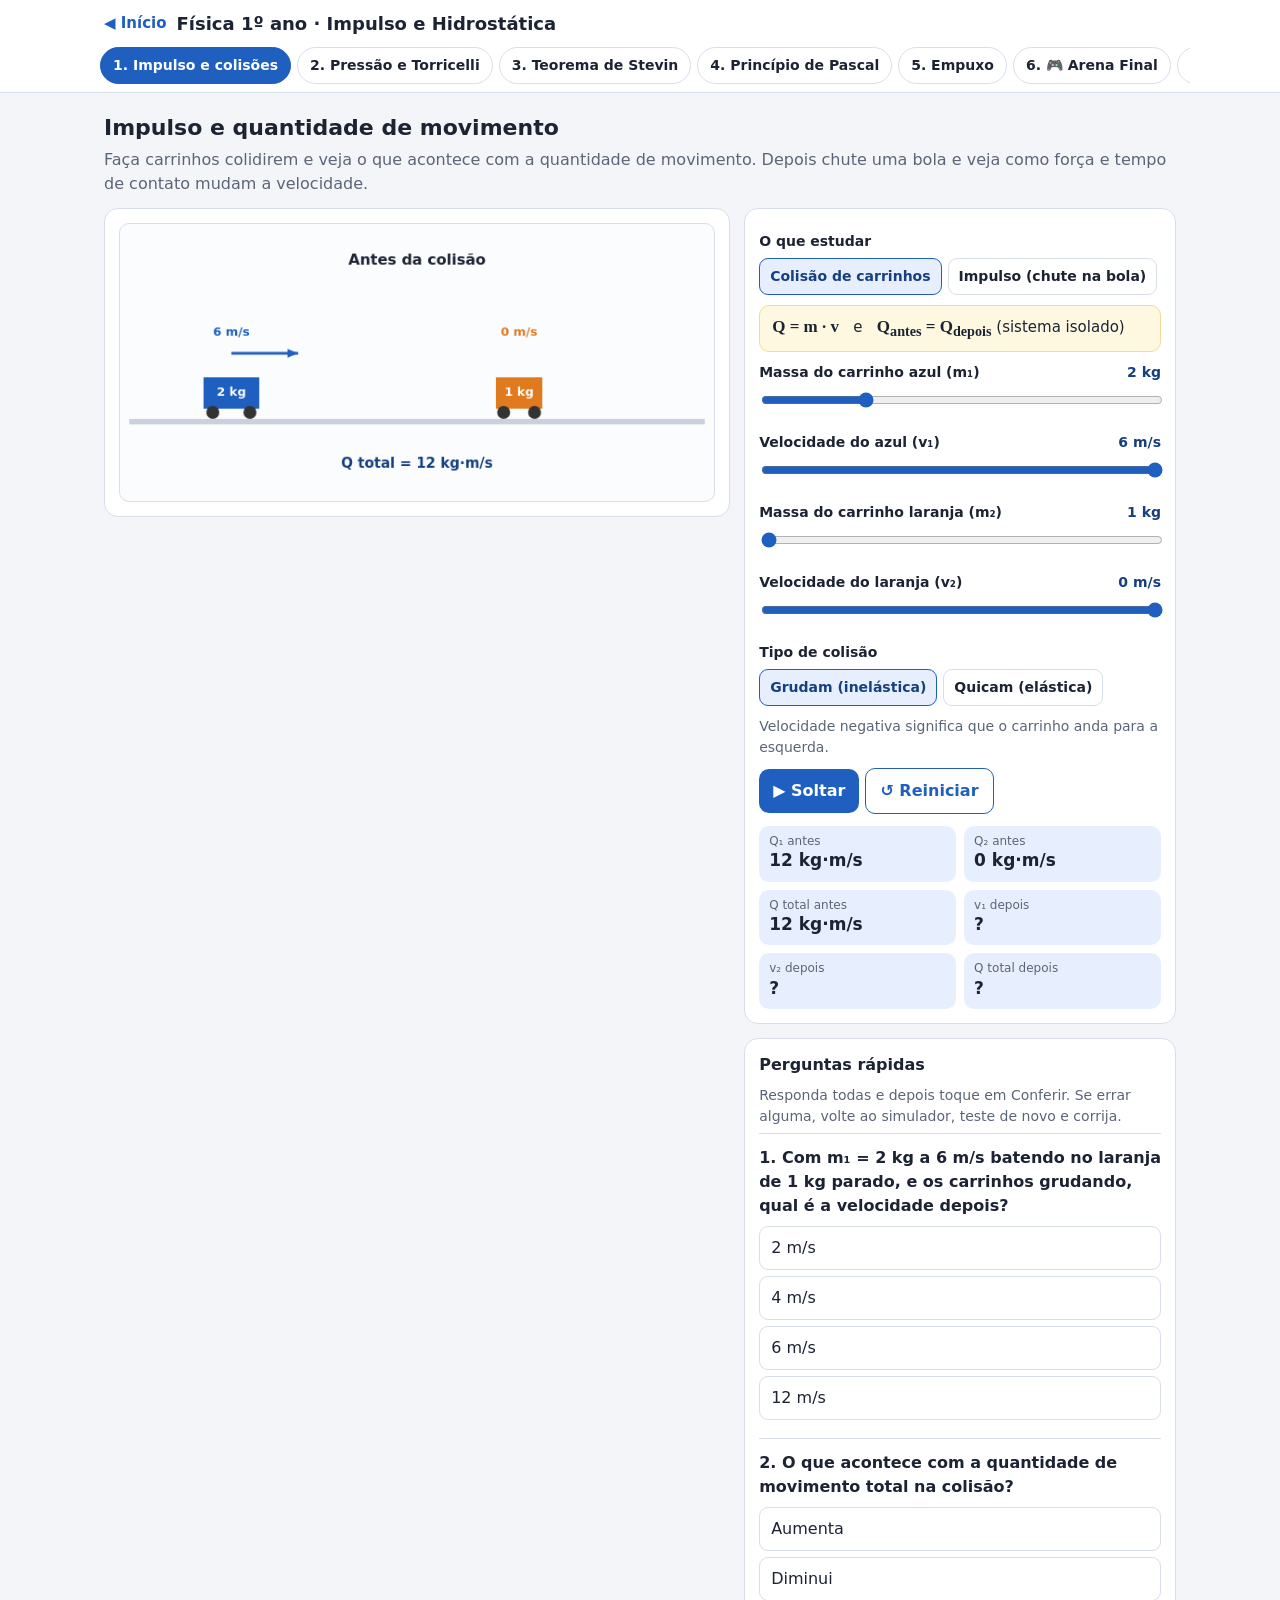
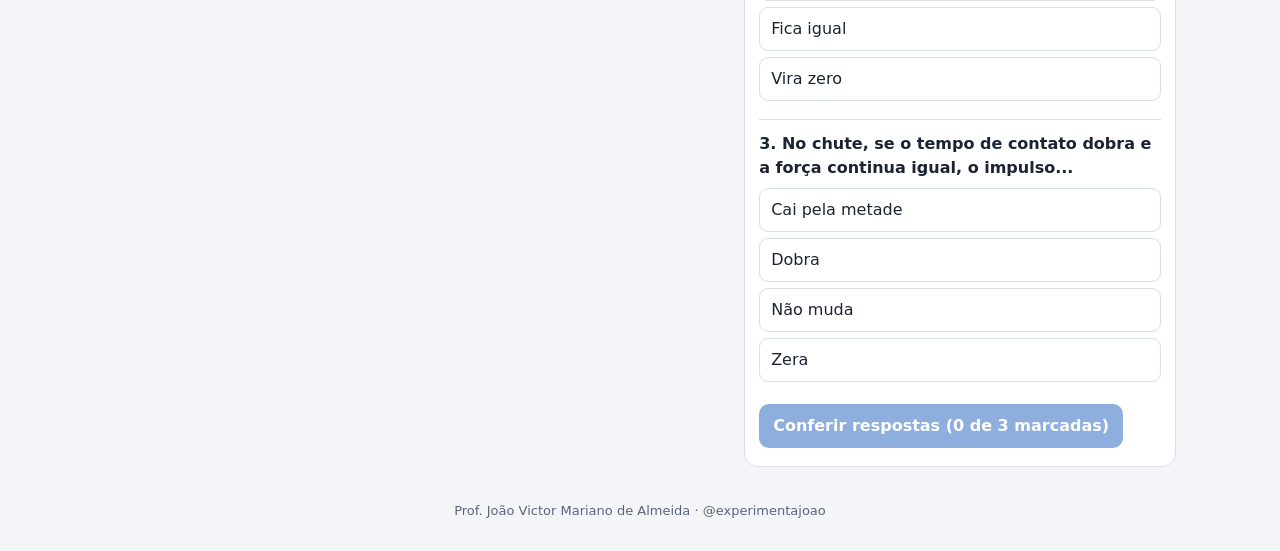
<file: provinha-da-massa/fisica1.html>
<!DOCTYPE html>
<html lang="pt-BR">
<head>
<meta charset="utf-8">
<meta name="viewport" content="width=device-width, initial-scale=1">
<title>Física 1º ano · Simuladores</title>
<link rel="stylesheet" href="estilo.css">
</head>
<body>
<div class="topo">
  <div class="lin"><a class="voltar" href="index.html">◀ Início</a><h1>Física 1º ano · Impulso e Hidrostática</h1></div>
  <div class="abas" id="abas"></div>
</div>
<main id="main"></main>
<footer>Prof. João Victor Mariano de Almeida · @experimentajoao</footer>
<script src="plataforma.js"></script>
<script>
/* Link do desafio Kahoot no modo Atribuir (cole entre as aspas) */
var KAHOOT_DESAFIO = '';

var G = 10;

/* ============ 1. COLISÕES E IMPULSO ============ */
function simColisao(a) {
  var T = P.tela(a.tela, 640, 300), ctx = T.ctx;
  var modo = 'col';
  var c = a.ctrl;
  P.seg(c, 'O que estudar', [['col', 'Colisão de carrinhos'], ['imp', 'Impulso (chute na bola)']], 'col', function (v) { modo = v; mostra(); reinicia(); });
  var boxCol = P.el('div'), boxImp = P.el('div'); c.appendChild(boxCol); c.appendChild(boxImp);
  P.formula(boxCol, '<b>Q = m · v</b> &nbsp; e &nbsp; <b>Q<sub>antes</sub> = Q<sub>depois</sub></b> (sistema isolado)');
  var m1 = P.slider(boxCol, 'Massa do carrinho azul (m₁)', { min: 1, max: 5, step: 0.5, value: 2, unit: 'kg' }, reinicia);
  var v1 = P.slider(boxCol, 'Velocidade do azul (v₁)', { min: 0, max: 6, step: 0.5, value: 6, unit: 'm/s' }, reinicia);
  var m2 = P.slider(boxCol, 'Massa do carrinho laranja (m₂)', { min: 1, max: 5, step: 0.5, value: 1, unit: 'kg' }, reinicia);
  var v2 = P.slider(boxCol, 'Velocidade do laranja (v₂)', { min: -6, max: 0, step: 0.5, value: 0, unit: 'm/s' }, reinicia);
  var tipo = P.seg(boxCol, 'Tipo de colisão', [['gruda', 'Grudam (inelástica)'], ['elast', 'Quicam (elástica)']], 'gruda', reinicia);
  P.dica(boxCol, 'Velocidade negativa significa que o carrinho anda para a esquerda.');
  P.formula(boxImp, '<b>I = F · Δt</b> &nbsp; e &nbsp; <b>I = ΔQ = m · Δv</b>');
  var mb = P.slider(boxImp, 'Massa da bola', { min: 0.1, max: 1, step: 0.05, value: 0.5, unit: 'kg' }, reinicia);
  var F = P.slider(boxImp, 'Força média do chute (F)', { min: 100, max: 3000, step: 100, value: 1500, unit: 'N' }, reinicia);
  var dt = P.slider(boxImp, 'Tempo de contato (Δt)', { min: 0.002, max: 0.02, step: 0.001, value: 0.01, unit: 's', fmt: function (v) { return P.fmt(v, 3); } }, reinicia);
  var b1 = P.el('button', 'bt', '▶ Soltar'); b1.onclick = function () { rodando = true; };
  var b2 = P.el('button', 'bt sec', '↺ Reiniciar'); b2.onclick = reinicia;
  c.appendChild(b1); c.appendChild(b2);
  var L = P.leituras(c, [['a', ''], ['b', ''], ['c', ''], ['d', ''], ['e', ''], ['f', '']]);
  var rot = c.querySelectorAll('.leit small');
  function mostra() { boxCol.style.display = modo === 'col' ? '' : 'none'; boxImp.style.display = modo === 'imp' ? '' : 'none'; }
  mostra();
  var x1, x2, u1, u2, bateu, rodando, xb, vb, tch;
  function reinicia() {
    rodando = false; bateu = false; x1 = 120; x2 = 430; u1 = v1.get(); u2 = v2.get(); xb = 90; vb = 0; tch = 0;
    atualiza();
  }
  function depois() {
    var a1 = m1.get(), a2 = m2.get(), w1 = v1.get(), w2 = v2.get();
    if (tipo.get() === 'gruda') { var v = (a1 * w1 + a2 * w2) / (a1 + a2); return [v, v]; }
    return [((a1 - a2) * w1 + 2 * a2 * w2) / (a1 + a2), ((a2 - a1) * w2 + 2 * a1 * w1) / (a1 + a2)];
  }
  function atualiza() {
    if (modo === 'col') {
      var a1 = m1.get(), a2 = m2.get(), d = depois();
      var tx = ['Q₁ antes', 'Q₂ antes', 'Q total antes', 'v₁ depois', 'v₂ depois', 'Q total depois'];
      tx.forEach(function (t, i) { rot[i].textContent = t; });
      L.set('a', P.fmt(a1 * v1.get()) + ' kg·m/s'); L.set('b', P.fmt(a2 * v2.get()) + ' kg·m/s');
      L.set('c', P.fmt(a1 * v1.get() + a2 * v2.get()) + ' kg·m/s');
      L.set('d', bateu ? P.fmt(d[0]) + ' m/s' : '?'); L.set('e', bateu ? P.fmt(d[1]) + ' m/s' : '?');
      L.set('f', bateu ? P.fmt(a1 * d[0] + a2 * d[1]) + ' kg·m/s' : '?');
    } else {
      var I = F.get() * dt.get(), v = I / mb.get();
      ['Impulso I', 'Variação de Q', 'Velocidade final', 'Força × tempo', 'Massa', ''].forEach(function (t, i) { rot[i].textContent = t; });
      L.set('a', P.fmt(I) + ' N·s'); L.set('b', P.fmt(I) + ' kg·m/s'); L.set('c', P.fmt(v, 1) + ' m/s');
      L.set('d', P.fmt(F.get()) + ' N × ' + P.fmt(dt.get(), 3) + ' s'); L.set('e', P.fmt(mb.get()) + ' kg'); L.set('f', '');
    }
  }
  function carro(x, m, cor, v) {
    var w = 40 + m * 10, h = 34;
    ctx.fillStyle = cor; ctx.fillRect(x - w / 2, 200 - h, w, h);
    ctx.fillStyle = '#333'; ctx.beginPath(); ctx.arc(x - w / 3, 204, 7, 0, 7); ctx.arc(x + w / 3, 204, 7, 0, 7); ctx.fill();
    P.texto(ctx, P.fmt(m) + ' kg', x, 200 - h / 2, { cor: '#fff', tam: 13 });
    if (Math.abs(v) > 0.01) P.seta(ctx, x, 140, x + v * 12, 140, cor, 3);
    P.texto(ctx, P.fmt(v, 2) + ' m/s', x, 118, { cor: cor, tam: 13 });
    return w;
  }
  reinicia();
  return function (t) {
    ctx.clearRect(0, 0, 640, 300);
    if (modo === 'col') {
      ctx.fillStyle = '#c9d1df'; ctx.fillRect(10, 211, 620, 6);
      if (rodando) {
        x1 += u1 * 30 * t; x2 += u2 * 30 * t;
        var w1 = 40 + m1.get() * 10, w2 = 40 + m2.get() * 10;
        if (!bateu && x1 + w1 / 2 >= x2 - w2 / 2) { bateu = true; var d = depois(); u1 = d[0]; u2 = d[1]; x1 = x2 - w2 / 2 - w1 / 2; atualiza(); }
        if (x1 < -80 || x2 > 720 || (bateu && Math.abs(u1) < 0.01 && Math.abs(u2) < 0.01)) rodando = false;
        if (!bateu && u1 - u2 <= 0) rodando = false;
      }
      carro(x1, m1.get(), '#1f5fbf', u1); carro(x2, m2.get(), '#e07a1f', u2);
      P.texto(ctx, bateu ? 'Depois da colisão' : 'Antes da colisão', 320, 40, { tam: 16 });
      P.texto(ctx, 'Q total = ' + P.fmt(m1.get() * u1 + m2.get() * u2) + ' kg·m/s', 320, 260, { tam: 15, cor: '#163f80' });
    } else {
      var I = F.get() * dt.get(), v = I / mb.get();
      /* gráfico F x t */
      ctx.strokeStyle = '#555'; ctx.lineWidth = 1.5;
      ctx.beginPath(); ctx.moveTo(40, 20); ctx.lineTo(40, 140); ctx.lineTo(300, 140); ctx.stroke();
      var hh = F.get() / 3000 * 110, ww = dt.get() / 0.02 * 220;
      ctx.fillStyle = 'rgba(31,95,191,.35)'; ctx.fillRect(60, 140 - hh, ww, hh);
      ctx.strokeStyle = '#1f5fbf'; ctx.strokeRect(60, 140 - hh, ww, hh);
      P.texto(ctx, 'F (N)', 40, 12, { tam: 12 }); P.texto(ctx, 't (s)', 300, 154, { tam: 12 });
      P.texto(ctx, 'área = I = ' + P.fmt(I) + ' N·s', 170, 170, { tam: 14, cor: '#163f80' });
      /* campo e bola */
      ctx.fillStyle = '#7bb661'; ctx.fillRect(320, 230, 320, 70);
      if (rodando) { tch += t; if (tch > 0.2) xb += v * 8 * t; }
      if (xb > 660) rodando = false;
      ctx.fillStyle = '#fff'; ctx.strokeStyle = '#222'; ctx.lineWidth = 2;
      ctx.beginPath(); ctx.arc(340 + xb - 90, 218, 12, 0, 7); ctx.fill(); ctx.stroke();
      P.texto(ctx, 'v = ' + P.fmt(v, 1) + ' m/s', 480, 190, { tam: 15, cor: '#1d8a52' });
    }
  };
}

/* ============ 2. PRESSÃO EM SÓLIDOS E TORRICELLI ============ */
function simPressao(a) {
  var T = P.tela(a.tela, 640, 340), ctx = T.ctx, c = a.ctrl, modo = 'sol';
  P.seg(c, 'O que estudar', [['sol', 'Pressão em sólidos'], ['tor', 'Experimento de Torricelli']], 'sol', function (v) { modo = v; mostra(); calc(); });
  var bs = P.el('div'), bt = P.el('div'); c.appendChild(bs); c.appendChild(bt);
  P.formula(bs, '<b>p = F / A</b> &nbsp; (1 Pa = 1 N/m²)');
  var peso = P.slider(bs, 'Peso do bloco (F)', { min: 20, max: 200, step: 10, value: 60, unit: 'N' }, calc);
  var face = P.seg(bs, 'Face apoiada na areia', [[0.08, 'Grande (0,08 m²)'], [0.04, 'Média (0,04 m²)'], [0.02, 'Pequena (0,02 m²)']], 0.08, calc);
  P.formula(bt, '<b>p<sub>atm</sub> = d<sub>Hg</sub> · g · h</b> &nbsp; (d<sub>Hg</sub> = 13 600 kg/m³)');
  var alt = P.slider(bt, 'Altitude do local', { min: 0, max: 4000, step: 100, value: 0, unit: 'm' }, calc);
  P.dica(bt, 'Ao nível do mar a coluna de mercúrio tem cerca de 760 mm. Compare com a coluna de água.');
  var L = P.leituras(c, [['a', ''], ['b', ''], ['c', ''], ['d', '']]), rot = c.querySelectorAll('.leit small');
  function mostra() { bs.style.display = modo === 'sol' ? '' : 'none'; bt.style.display = modo === 'tor' ? '' : 'none'; }
  mostra();
  function patm(h) { return 101325 * Math.pow(1 - 2.25577e-5 * h, 5.25588); }
  function calc() {
    if (modo === 'sol') {
      var p = peso.get() / face.get();
      ['Força (peso)', 'Área de apoio', 'Pressão', 'Afundamento na areia'].forEach(function (t, i) { rot[i].textContent = t; });
      L.set('a', P.fmt(peso.get()) + ' N'); L.set('b', P.fmt(face.get()) + ' m²'); L.set('c', P.fmt(p) + ' Pa'); L.set('d', P.fmt(p / 500, 1) + ' mm');
    } else {
      var pa = patm(alt.get());
      ['Pressão atmosférica', 'Em atm', 'Coluna de mercúrio', 'Coluna de água'].forEach(function (t, i) { rot[i].textContent = t; });
      L.set('a', P.fmt(pa, 0) + ' Pa'); L.set('b', P.fmt(pa / 101325, 2) + ' atm');
      L.set('c', P.fmt(pa / (13600 * 9.8) * 1000, 0) + ' mm'); L.set('d', P.fmt(pa / (1000 * 9.8), 2) + ' m');
    }
  }
  calc();
  return function () {
    ctx.clearRect(0, 0, 640, 340);
    if (modo === 'sol') {
      var A = face.get(), p = peso.get() / A, af = Math.min(p / 500, 60);
      var dims = A === 0.08 ? [200, 50] : A === 0.04 ? [100, 100] : [50, 200];
      ctx.fillStyle = '#e8cf95'; ctx.fillRect(0, 250, 640, 90);
      var x = 320 - dims[0] / 2, y = 250 + af - dims[1];
      ctx.fillStyle = '#d9b26a'; ctx.fillRect(x - 6, 250, dims[0] + 12, af);
      ctx.fillStyle = '#b5523b'; ctx.fillRect(x, y, dims[0], dims[1]);
      ctx.strokeStyle = '#7a3324'; ctx.strokeRect(x, y, dims[0], dims[1]);
      P.seta(ctx, 320, y - 70, 320, y - 8, '#c0392b', 4);
      P.texto(ctx, 'F = ' + P.fmt(peso.get()) + ' N', 400, y - 50, { cor: '#c0392b' });
      P.texto(ctx, 'p = ' + P.fmt(p) + ' Pa', 320, 310, { tam: 18, cor: '#163f80' });
    } else {
      var pa = patm(alt.get()), hmm = pa / (13600 * 9.8) * 1000;
      /* montanha */
      ctx.fillStyle = '#dfe9f7'; ctx.fillRect(0, 0, 640, 340);
      ctx.fillStyle = '#9bb58a'; ctx.beginPath(); ctx.moveTo(380, 320); ctx.lineTo(520, 60); ctx.lineTo(640, 320); ctx.fill();
      var yy = 320 - alt.get() / 4000 * 250;
      ctx.fillStyle = '#c0392b'; ctx.beginPath(); ctx.arc(380 + (320 - yy) * 140 / 260, yy, 6, 0, 7); ctx.fill();
      P.texto(ctx, P.fmt(alt.get()) + ' m', 380 + (320 - yy) * 140 / 260 - 40, yy, { tam: 13, cor: '#c0392b' });
      /* tubo */
      var base = 310, esc = 0.32;
      ctx.fillStyle = '#aaa'; ctx.fillRect(60, base - 10, 160, 20);
      ctx.fillStyle = '#8d97a6'; ctx.fillRect(70, base - 18, 140, 18);
      ctx.strokeStyle = '#333'; ctx.lineWidth = 2; ctx.strokeRect(128, base - 290, 24, 290);
      ctx.fillStyle = '#9aa3ad'; ctx.fillRect(130, base - hmm * esc, 20, hmm * esc);
      ctx.strokeStyle = '#c0392b'; ctx.setLineDash([5, 4]); ctx.beginPath(); ctx.moveTo(100, base - 760 * esc); ctx.lineTo(240, base - 760 * esc); ctx.stroke(); ctx.setLineDash([]);
      P.texto(ctx, '760 mm', 270, base - 760 * esc, { tam: 12, cor: '#c0392b' });
      P.texto(ctx, 'h = ' + P.fmt(hmm, 0) + ' mm', 220, base - hmm * esc + 14, { tam: 15, cor: '#163f80' });
      P.texto(ctx, 'vácuo', 140, base - 280, { tam: 11 });
      P.texto(ctx, 'mercúrio', 140, base + 22, { tam: 12 });
    }
  };
}

/* ============ 3. TEOREMA DE STEVIN ============ */
function simStevin(a) {
  var T = P.tela(a.tela, 640, 360), ctx = T.ctx, c = a.ctrl;
  var liqs = { agua: [1000, 'Água doce', '#5aa9e6'], sal: [1030, 'Água do mar', '#2f7fbf'], oleo: [900, 'Óleo', '#e2c044'], gli: [1260, 'Glicerina', '#c9a7e8'] };
  P.formula(c, '<b>p = p<sub>0</sub> + d · g · h</b> &nbsp; g = 10 m/s², p<sub>0</sub> = 1,0 × 10⁵ Pa');
  var liq = P.seg(c, 'Líquido', Object.keys(liqs).map(function (k) { return [k, liqs[k][1] + ' (' + liqs[k][0] + ' kg/m³)']; }), 'agua', calc);
  var h = P.slider(c, 'Profundidade do sensor (h)', { min: 0, max: 20, step: 0.5, value: 5, unit: 'm' }, calc);
  P.dica(c, 'Arraste o sensor ou use o controle. O formato do recipiente não muda a pressão: só a profundidade e o líquido.');
  var L = P.leituras(c, [['d', 'Densidade'], ['ph', 'Pressão do líquido (d·g·h)'], ['pa', 'Pressão absoluta'], ['atm', 'Pressão absoluta em atm']]);
  function calc() {
    var d = liqs[liq.get()][0], ph = d * G * h.get(), pa = 1e5 + ph;
    L.set('d', P.fmt(d) + ' kg/m³'); L.set('ph', P.fmt(ph) + ' Pa'); L.set('pa', P.fmt(pa) + ' Pa'); L.set('atm', P.fmt(pa / 1e5, 2) + ' atm');
  }
  calc();
  var arrasta = false;
  T.cv.addEventListener('pointerdown', function (e) { arrasta = true; mover(e); });
  window.addEventListener('pointerup', function () { arrasta = false; });
  T.cv.addEventListener('pointermove', function (e) { if (arrasta) mover(e); });
  function mover(e) { var p = T.ponto(e); var v = Math.round(Math.max(0, Math.min(20, (p.y - 40) / 15)) * 2) / 2; h.set(v); calc(); }
  return function () {
    ctx.clearRect(0, 0, 640, 360);
    var cor = liqs[liq.get()][2];
    ctx.fillStyle = '#dfeefa'; ctx.fillRect(0, 0, 640, 40);
    ctx.fillStyle = cor; ctx.globalAlpha = 0.55; ctx.fillRect(60, 40, 300, 300); ctx.globalAlpha = 1;
    ctx.strokeStyle = '#333'; ctx.lineWidth = 3; ctx.beginPath(); ctx.moveTo(60, 20); ctx.lineTo(60, 340); ctx.lineTo(360, 340); ctx.lineTo(360, 20); ctx.stroke();
    for (var m = 0; m <= 20; m += 5) { P.texto(ctx, m + ' m', 35, 40 + m * 15, { tam: 11 }); ctx.strokeStyle = '#555'; ctx.lineWidth = 1; ctx.beginPath(); ctx.moveTo(56, 40 + m * 15); ctx.lineTo(64, 40 + m * 15); ctx.stroke(); }
    var y = 40 + h.get() * 15;
    ctx.strokeStyle = '#c0392b'; ctx.setLineDash([4, 4]); ctx.beginPath(); ctx.moveTo(60, y); ctx.lineTo(360, y); ctx.stroke(); ctx.setLineDash([]);
    ctx.fillStyle = '#c0392b'; ctx.beginPath(); ctx.arc(210, y, 10, 0, 7); ctx.fill();
    ctx.strokeStyle = '#333'; ctx.lineWidth = 2; ctx.beginPath(); ctx.moveTo(210, y - 10); ctx.lineTo(210, 10); ctx.lineTo(440, 10); ctx.stroke();
    /* manômetro */
    var d = liqs[liq.get()][0], pa = 1e5 + d * G * h.get();
    ctx.fillStyle = '#fff'; ctx.strokeStyle = '#333'; ctx.beginPath(); ctx.arc(500, 120, 70, 0, 7); ctx.fill(); ctx.stroke();
    for (var k = 0; k <= 4; k++) { var an = Math.PI * (0.75 + k * 0.375); P.texto(ctx, k + '', 500 + 52 * Math.cos(an), 120 + 52 * Math.sin(an), { tam: 12 }); }
    var ang = Math.PI * (0.75 + Math.min(pa / 1e5, 4) * 0.375);
    P.seta(ctx, 500, 120, 500 + 55 * Math.cos(ang), 120 + 55 * Math.sin(ang), '#c0392b', 3);
    P.texto(ctx, 'atm', 500, 150, { tam: 12 });
    P.texto(ctx, P.fmt(pa / 1e5, 2) + ' atm', 500, 215, { tam: 18, cor: '#163f80' });
    /* recipientes de formatos diferentes */
    ctx.fillStyle = cor; ctx.globalAlpha = 0.55;
    ctx.beginPath(); ctx.moveTo(420, 260); ctx.lineTo(440, 330); ctx.lineTo(460, 330); ctx.lineTo(480, 260); ctx.fill();
    ctx.fillRect(500, 260, 20, 70);
    ctx.beginPath(); ctx.moveTo(540, 260); ctx.lineTo(560, 260); ctx.lineTo(600, 330); ctx.lineTo(530, 330); ctx.fill();
    ctx.globalAlpha = 1;
    P.texto(ctx, 'mesma altura de líquido:', 510, 238, { tam: 11 }); P.texto(ctx, 'mesma pressão no fundo', 510, 250, { tam: 11 });
  };
}

/* ============ 4. PRINCÍPIO DE PASCAL ============ */
function simPascal(a) {
  var T = P.tela(a.tela, 640, 330), ctx = T.ctx, c = a.ctrl;
  P.formula(c, '<b>F₁ / A₁ = F₂ / A₂</b> &nbsp; e &nbsp; <b>A₁ · d₁ = A₂ · d₂</b>');
  var F1 = P.slider(c, 'Força no êmbolo pequeno (F₁)', { min: 10, max: 500, step: 10, value: 100, unit: 'N' }, calc);
  var A1 = P.slider(c, 'Área do êmbolo pequeno (A₁)', { min: 5, max: 50, step: 5, value: 10, unit: 'cm²' }, calc);
  var A2 = P.slider(c, 'Área do êmbolo grande (A₂)', { min: 100, max: 1000, step: 50, value: 200, unit: 'cm²' }, calc);
  var carga = P.seg(c, 'O que levantar', [[2000, 'Moto (2 000 N)'], [10000, 'Carro (10 000 N)'], [20000, 'Caminhonete (20 000 N)']], 2000, calc);
  var bb = P.el('button', 'bt', '⬇ Bombear (d₁ = 10 cm)'); c.appendChild(bb);
  var br = P.el('button', 'bt sec', '↺ Reiniciar'); c.appendChild(br);
  var L = P.leituras(c, [['p', 'Pressão no líquido'], ['f2', 'Força no êmbolo grande (F₂)'], ['d2', 'Subida por bombeada (d₂)'], ['ok', 'Levanta a carga?']]);
  var subida = 0, anima = 0;
  bb.onclick = function () { if (F1.get() * A2.get() / A1.get() >= carga.get()) { anima = 0.4; subida = Math.min(subida + 10 * A1.get() / A2.get(), 60); } else anima = -0.4; };
  br.onclick = function () { subida = 0; };
  function calc() {
    var p = F1.get() / (A1.get() / 1e4), f2 = F1.get() * A2.get() / A1.get();
    L.set('p', P.fmt(p, 0) + ' Pa'); L.set('f2', P.fmt(f2, 0) + ' N'); L.set('d2', P.fmt(10 * A1.get() / A2.get(), 2) + ' cm');
    L.set('ok', f2 >= carga.get() ? 'Sim' : 'Não, falta força');
  }
  calc();
  return function (t) {
    ctx.clearRect(0, 0, 640, 330);
    if (anima > 0) anima = Math.max(0, anima - t); else if (anima < 0) anima = Math.min(0, anima + t);
    var w1 = 20 + A1.get() * 1.2, w2 = 80 + A2.get() * 0.18;
    var x1 = 130, x2 = 430, topo1 = 170 + (anima > 0 ? 25 : 0), topo2 = 170 - subida;
    ctx.fillStyle = '#e9b44c';
    ctx.fillRect(x1 - w1 / 2, topo1, w1, 280 - topo1); ctx.fillRect(x2 - w2 / 2, topo2, w2, 280 - topo2);
    ctx.fillRect(x1, 260, x2 - x1, 30);
    ctx.strokeStyle = '#333'; ctx.lineWidth = 2; ctx.strokeRect(x1 - w1 / 2, 100, w1, 190); ctx.strokeRect(x2 - w2 / 2, 60, w2, 230);
    ctx.fillStyle = '#555'; ctx.fillRect(x1 - w1 / 2, topo1 - 8, w1, 8); ctx.fillRect(x2 - w2 / 2, topo2 - 8, w2, 8);
    P.seta(ctx, x1, topo1 - 70, x1, topo1 - 12, '#c0392b', 3);
    P.texto(ctx, 'F₁ = ' + P.fmt(F1.get()) + ' N', x1, topo1 - 82, { cor: '#c0392b' });
    var f2 = F1.get() * A2.get() / A1.get();
    var nome = carga.get() === 2000 ? 'Moto' : carga.get() === 10000 ? 'Carro' : 'Caminhonete';
    ctx.fillStyle = anima < 0 ? '#c0392b' : '#1f5fbf'; ctx.fillRect(x2 - 55, topo2 - 40, 110, 30);
    ctx.fillStyle = '#222'; ctx.beginPath(); ctx.arc(x2 - 35, topo2 - 8, 8, 0, 7); ctx.arc(x2 + 35, topo2 - 8, 8, 0, 7); ctx.fill();
    P.texto(ctx, nome, x2, topo2 - 25, { cor: '#fff', tam: 13 });
    P.texto(ctx, 'F₂ = ' + P.fmt(f2, 0) + ' N', x2 + w2 / 2 + 70, topo2, { cor: '#1d8a52' });
    P.texto(ctx, 'Subiu ' + P.fmt(subida, 1) + ' cm', x2, 315, { tam: 14, cor: '#163f80' });
  };
}

/* ============ 5. PRINCÍPIO DE ARQUIMEDES ============ */
function simEmpuxo(a) {
  var T = P.tela(a.tela, 640, 360), ctx = T.ctx, c = a.ctrl;
  var mats = { mad: [600, 'Madeira', '#b07a3c'], gelo: [920, 'Gelo', '#cfe9f7'], plas: [1200, 'Plástico', '#e05c8a'], alu: [2700, 'Alumínio', '#b7bcc4'], fer: [7800, 'Ferro', '#5b5f66'] };
  var liqs = { agua: [1000, 'Água doce'], sal: [1030, 'Água do mar'], oleo: [900, 'Óleo'], alc: [790, 'Álcool'] };
  P.formula(c, '<b>E = d<sub>líquido</sub> · V<sub>deslocado</sub> · g</b> &nbsp; e &nbsp; <b>P<sub>aparente</sub> = P − E</b>');
  var mat = P.seg(c, 'Material do objeto', Object.keys(mats).map(function (k) { return [k, mats[k][1] + ' (' + mats[k][0] + ')']; }), 'alu', calc);
  var liq = P.seg(c, 'Líquido', Object.keys(liqs).map(function (k) { return [k, liqs[k][1] + ' (' + liqs[k][0] + ')']; }), 'agua', calc);
  var vol = P.slider(c, 'Volume do objeto', { min: 0.5, max: 4, step: 0.5, value: 2, unit: 'L' }, calc);
  var mer = P.slider(c, 'Descer o objeto (parte submersa)', { min: 0, max: 100, step: 5, value: 100, unit: '%' }, calc);
  P.dica(c, 'Densidades em kg/m³. 1 L = 0,001 m³. g = 10 m/s².');
  var L = P.leituras(c, [['p', 'Peso real (P)'], ['e', 'Empuxo (E)'], ['ap', 'Peso aparente (dinamômetro)'], ['vd', 'Volume deslocado'], ['s', 'Situação']]);
  var est = {};
  function calc() {
    var dO = mats[mat.get()][0], dL = liqs[liq.get()][0], V = vol.get() / 1000, f = mer.get() / 100;
    var Pr = dO * V * G, flut = dO < dL;
    if (flut && f > dO / dL) f = dO / dL;
    var E = dL * V * f * G, ap = Math.max(Pr - E, 0);
    est = { f: f, flut: flut && ap < 1e-6 };
    L.set('p', P.fmt(Pr, 1) + ' N'); L.set('e', P.fmt(E, 1) + ' N'); L.set('ap', P.fmt(ap, 1) + ' N');
    L.set('vd', P.fmt(V * f * 1000, 2) + ' L');
    L.set('s', est.flut ? 'Flutua (' + P.fmt(f * 100, 0) + '% submerso)' : f === 0 ? 'Fora do líquido' : f < 1 ? 'Parcialmente submerso' : 'Totalmente submerso');
  }
  calc();
  return function () {
    ctx.clearRect(0, 0, 640, 360);
    var lado = 40 + vol.get() * 14, top = 190, sup = 200;
    ctx.fillStyle = 'rgba(90,169,230,.45)'; ctx.fillRect(150, sup, 300, 140);
    ctx.strokeStyle = '#333'; ctx.lineWidth = 3; ctx.beginPath(); ctx.moveTo(150, 140); ctx.lineTo(150, 340); ctx.lineTo(450, 340); ctx.lineTo(450, 140); ctx.stroke();
    var yb = sup - lado + est.f * lado;
    /* dinamômetro */
    var Pr = mats[mat.get()][0] * vol.get() / 1000 * G, E = liqs[liq.get()][0] * vol.get() / 1000 * est.f * G, ap = Math.max(Pr - E, 0);
    var mola = 30 + ap / 320 * 80;
    ctx.strokeStyle = '#555'; ctx.lineWidth = 2; ctx.beginPath(); ctx.moveTo(300, 10); ctx.lineTo(300, 20);
    for (var i = 0; i < 10; i++) ctx.lineTo(300 + (i % 2 ? 10 : -10), 20 + (i + 1) * mola / 10);
    ctx.lineTo(300, yb); ctx.stroke();
    ctx.fillStyle = '#fff'; ctx.strokeStyle = '#333'; ctx.fillRect(470, 20, 150, 50); ctx.strokeRect(470, 20, 150, 50);
    P.texto(ctx, 'Dinamômetro', 545, 34, { tam: 12 }); P.texto(ctx, P.fmt(ap, 1) + ' N', 545, 54, { tam: 18, cor: '#163f80' });
    ctx.fillStyle = mats[mat.get()][2]; ctx.fillRect(300 - lado / 2, yb, lado, lado); ctx.strokeStyle = '#333'; ctx.strokeRect(300 - lado / 2, yb, lado, lado);
    P.seta(ctx, 300 - lado / 2 - 30, yb + lado / 2, 300 - lado / 2 - 30, yb + lado / 2 + Math.min(Pr, 320) / 3.2 + 10, '#c0392b', 3);
    P.texto(ctx, 'P', 300 - lado / 2 - 45, yb + lado / 2 + 20, { cor: '#c0392b' });
    if (E > 0.01) { P.seta(ctx, 300 + lado / 2 + 30, yb + lado / 2, 300 + lado / 2 + 30, yb + lado / 2 - Math.min(E, 320) / 3.2 - 10, '#1d8a52', 3); P.texto(ctx, 'E', 300 + lado / 2 + 45, yb + lado / 2 - 20, { cor: '#1d8a52' }); }
  };
}

P.pagina([
  { id: 'colisao', nome: 'Impulso e colisões', titulo: 'Impulso e quantidade de movimento', intro: 'Faça carrinhos colidirem e veja o que acontece com a quantidade de movimento. Depois chute uma bola e veja como força e tempo de contato mudam a velocidade.', init: function (a) {
    var f = simColisao(a);
    P.perguntas(a.dir, [
      { p: 'Com m₁ = 2 kg a 6 m/s batendo no laranja de 1 kg parado, e os carrinhos grudando, qual é a velocidade depois?', a: ['2 m/s', '4 m/s', '6 m/s', '12 m/s'], c: 1, e: 'Q antes = 2 · 6 = 12 kg·m/s; depois: 12 / 3 = 4 m/s.' },
      { p: 'O que acontece com a quantidade de movimento total na colisão?', a: ['Aumenta', 'Diminui', 'Fica igual', 'Vira zero'], c: 2, e: 'As forças da batida são internas ao sistema, então Q total se conserva.' },
      { p: 'No chute, se o tempo de contato dobra e a força continua igual, o impulso...', a: ['Cai pela metade', 'Dobra', 'Não muda', 'Zera'], c: 1, e: 'I = F · Δt, então dobra junto com Δt.' }
    ]);
    return f; } },
  { id: 'pressao', nome: 'Pressão e Torricelli', titulo: 'Pressão em sólidos e pressão atmosférica', intro: 'Apoie o mesmo bloco por faces diferentes e veja quanto ele afunda na areia. Depois suba uma montanha com o tubo de Torricelli.', init: function (a) {
    var f = simPressao(a);
    P.perguntas(a.dir, [
      { p: 'Mesmo bloco, mesmo peso: em qual face a pressão é maior?', a: ['Na face grande', 'Na face pequena', 'É igual em todas'], c: 1, e: 'Menor área, maior pressão (p = F/A). Por isso a faca afiada corta melhor.' },
      { p: 'Ao subir a montanha, a coluna de mercúrio...', a: ['Sobe', 'Desce', 'Não muda'], c: 1, e: 'Mais alto, menos ar acima de nós, menor pressão atmosférica.' },
      { p: 'Por que Torricelli usou mercúrio e não água?', a: ['O mercúrio é muito denso, a coluna fica pequena', 'A água não tem pressão', 'O mercúrio é mais leve'], c: 0, e: 'Com água a coluna teria uns 10 m.' }
    ]);
    return f; } },
  { id: 'stevin', nome: 'Teorema de Stevin', titulo: 'Pressão nos líquidos: Teorema de Stevin', intro: 'Mergulhe o sensor e veja a pressão aumentar com a profundidade. Troque o líquido e compare.', init: function (a) {
    var f = simStevin(a);
    P.perguntas(a.dir, [
      { p: 'Na água doce, a cada 10 m de profundidade a pressão aumenta cerca de...', a: ['0,1 atm', '1 atm', '10 atm'], c: 1, e: 'd·g·h = 1000 · 10 · 10 = 1,0 × 10⁵ Pa ≈ 1 atm.' },
      { p: 'Na mesma profundidade, onde a pressão é maior?', a: ['No óleo', 'Na água doce', 'Na glicerina'], c: 2, e: 'Maior densidade, maior pressão: a glicerina é a mais densa da lista.' }
    ]);
    return f; } },
  { id: 'pascal', nome: 'Princípio de Pascal', titulo: 'Prensa hidráulica: Princípio de Pascal', intro: 'Aplique uma força pequena no êmbolo pequeno e tente levantar o veículo. Observe quanto o êmbolo grande sobe a cada bombeada.', init: function (a) {
    var f = simPascal(a);
    P.perguntas(a.dir, [
      { p: 'Com F₁ = 100 N, A₁ = 10 cm² e A₂ = 200 cm², qual é F₂?', a: ['200 N', '1 000 N', '2 000 N', '20 000 N'], c: 2, e: 'A área é 20 vezes maior, então a força é 20 vezes maior.' },
      { p: 'A prensa multiplica a força. Em troca...', a: ['O êmbolo grande se desloca menos', 'A pressão fica maior no êmbolo grande', 'Ela cria energia'], c: 0, e: 'A₁ · d₁ = A₂ · d₂: o volume de líquido que sai de um lado entra no outro.' }
    ]);
    return f; } },
  { id: 'empuxo', nome: 'Empuxo', titulo: 'Empuxo: Princípio de Arquimedes', intro: 'Pendure o objeto no dinamômetro e mergulhe aos poucos. Compare o peso real com o peso aparente.', init: function (a) {
    var f = simEmpuxo(a);
    P.perguntas(a.dir, [
      { p: 'Quanto mais o objeto afunda no líquido, o empuxo...', a: ['Aumenta', 'Diminui', 'Não muda'], c: 0, e: 'Mais volume deslocado, mais empuxo (até ficar todo submerso).' },
      { p: 'Quais materiais flutuam na água doce?', a: ['Madeira e gelo', 'Alumínio e ferro', 'Só o plástico'], c: 0, e: 'Flutua quem tem densidade menor que a do líquido (1000 kg/m³).' },
      { p: 'Um objeto de 2 L totalmente submerso na água recebe empuxo de...', a: ['2 N', '20 N', '200 N'], c: 1, e: 'E = 1000 · 0,002 · 10 = 20 N.' }
    ]);
    return f; } },
  { id: 'desafio', nome: '🎮 Arena Final', titulo: 'Arena Final: o último desafio', init: P.desafio('1º ano', KAHOOT_DESAFIO) },
  { id: 'certificado', nome: '🏅 Certificado', titulo: 'Certificado de conclusão', intro: 'Depois de concluir todas as lições, digite seu nome e baixe seu certificado com as notas.', init: P.certificado('1º ano') }
]);
</script>
</body>
</html>
</file>
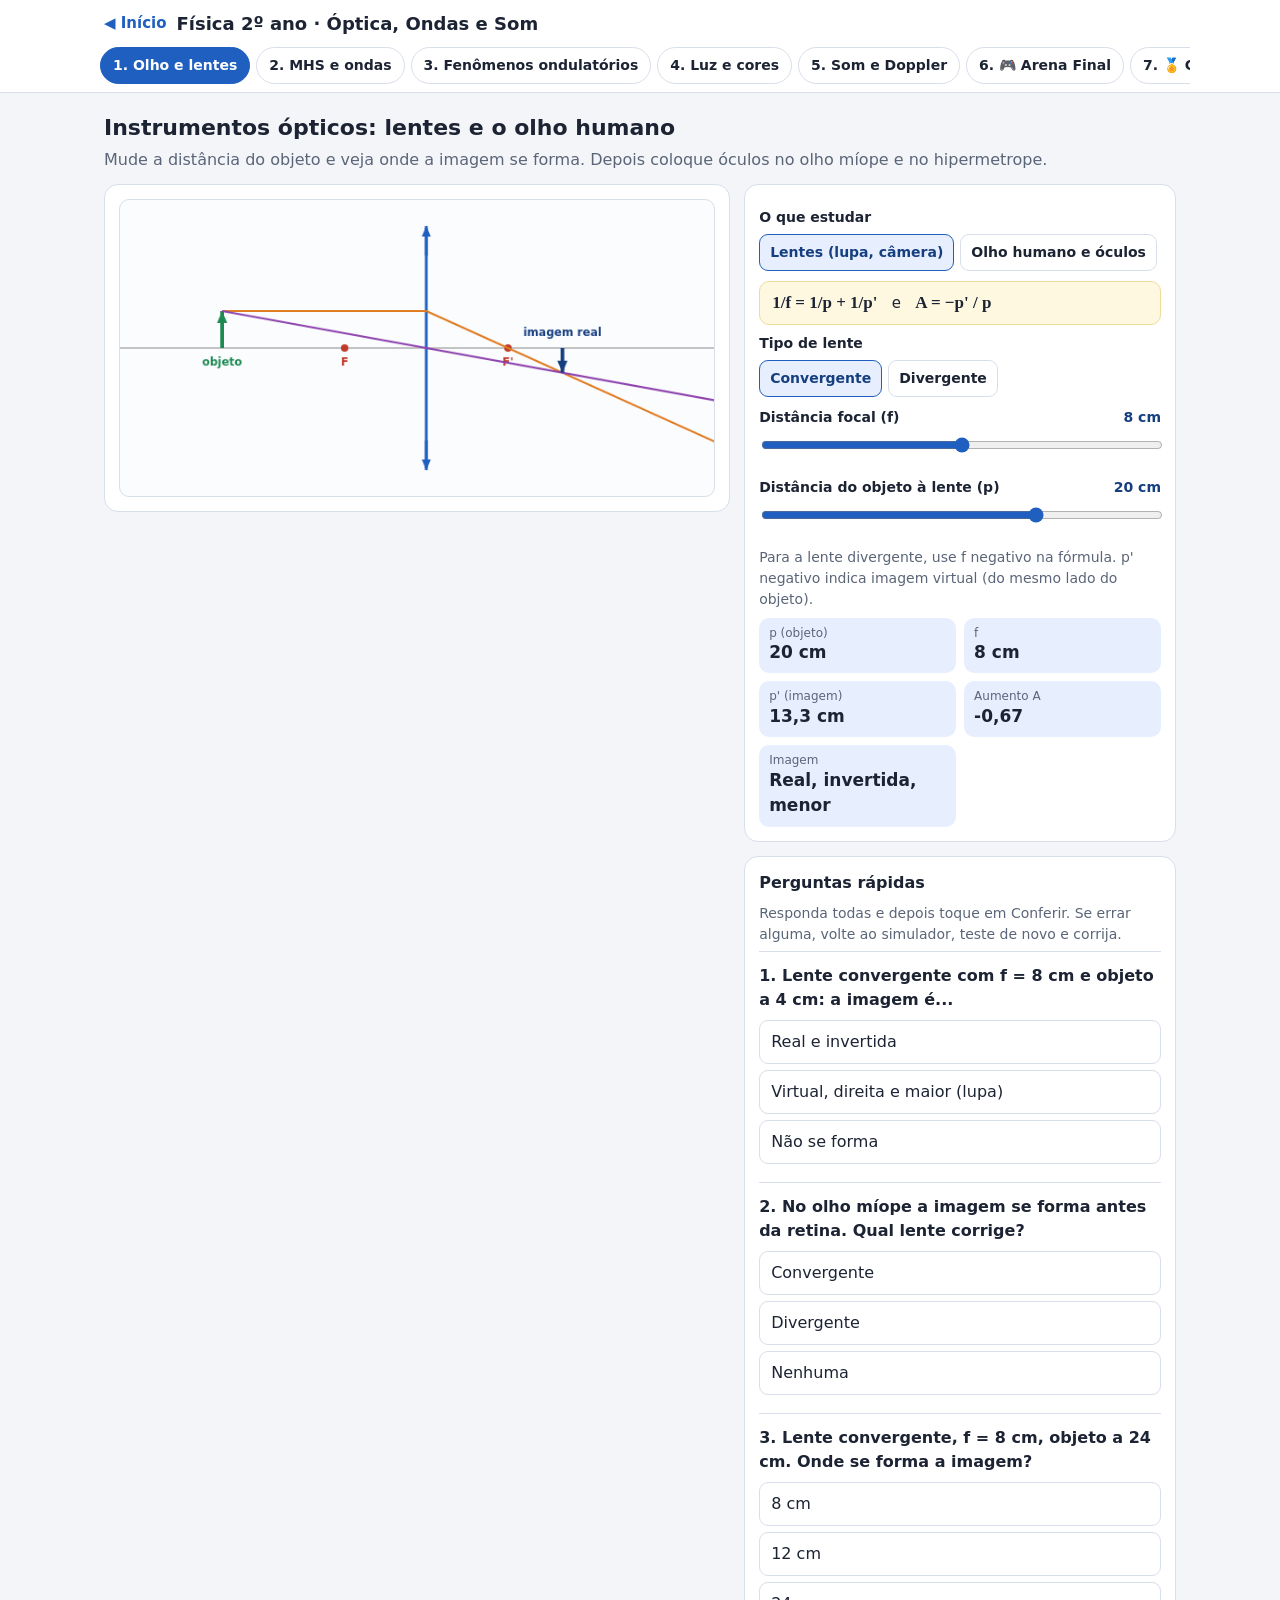
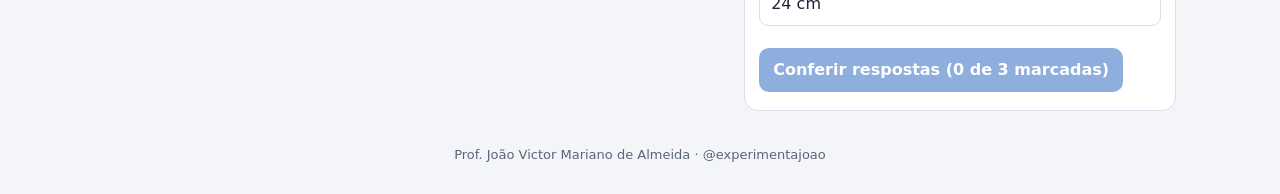
<file: provinha-da-massa/fisica2.html>
<!DOCTYPE html>
<html lang="pt-BR">
<head>
<meta charset="utf-8">
<meta name="viewport" content="width=device-width, initial-scale=1">
<title>Física 2º ano · Simuladores</title>
<link rel="stylesheet" href="estilo.css">
</head>
<body>
<div class="topo">
  <div class="lin"><a class="voltar" href="index.html">◀ Início</a><h1>Física 2º ano · Óptica, Ondas e Som</h1></div>
  <div class="abas" id="abas"></div>
</div>
<main id="main"></main>
<footer>Prof. João Victor Mariano de Almeida · @experimentajoao</footer>
<script src="plataforma.js"></script>
<script>
/* Link do desafio Kahoot no modo Atribuir (cole entre as aspas) */
var KAHOOT_DESAFIO = '';

var VSOM = 340, audio = null;
function tocar(freq, ondaReal, ondaImag, dur, vol) {
  try {
    if (!audio) audio = new (window.AudioContext || window.webkitAudioContext)();
    var o = audio.createOscillator(), g = audio.createGain();
    if (ondaReal) o.setPeriodicWave(audio.createPeriodicWave(new Float32Array(ondaReal), new Float32Array(ondaImag)));
    o.frequency.value = freq; g.gain.value = 0;
    g.gain.linearRampToValueAtTime(vol || 0.2, audio.currentTime + 0.03);
    g.gain.linearRampToValueAtTime(0, audio.currentTime + (dur || 1));
    o.connect(g); g.connect(audio.destination); o.start(); o.stop(audio.currentTime + (dur || 1) + 0.05);
  } catch (e) {}
}
function modos(c, lista, inicial, on) {
  var caixas = {};
  P.seg(c, 'O que estudar', lista, inicial, function (v) { for (var k in caixas) caixas[k].style.display = k === v ? '' : 'none'; on(v); });
  lista.forEach(function (m) { caixas[m[0]] = P.el('div'); caixas[m[0]].style.display = m[0] === inicial ? '' : 'none'; c.appendChild(caixas[m[0]]); });
  return caixas;
}

/* ============ 1. OLHO E LENTES ============ */
function simLentes(a) {
  var T = P.tela(a.tela, 640, 320), ctx = T.ctx, c = a.ctrl, modo = 'lente';
  var cx = modos(c, [['lente', 'Lentes (lupa, câmera)'], ['olho', 'Olho humano e óculos']], 'lente', function (v) { modo = v; calc(); });
  P.formula(cx.lente, '<b>1/f = 1/p + 1/p\'</b> &nbsp; e &nbsp; <b>A = −p\' / p</b>');
  var tipo = P.seg(cx.lente, 'Tipo de lente', [['conv', 'Convergente'], ['div', 'Divergente']], 'conv', calc);
  var fo = P.slider(cx.lente, 'Distância focal (f)', { min: 4, max: 12, step: 1, value: 8, unit: 'cm' }, calc);
  var po = P.slider(cx.lente, 'Distância do objeto à lente (p)', { min: 2, max: 28, step: 1, value: 20, unit: 'cm' }, calc);
  P.dica(cx.lente, 'Para a lente divergente, use f negativo na fórmula. p\' negativo indica imagem virtual (do mesmo lado do objeto).');
  var def = P.seg(cx.olho, 'Olho', [['normal', 'Normal'], ['mio', 'Miopia'], ['hip', 'Hipermetropia']], 'normal', calc);
  var cor = P.seg(cx.olho, 'Óculos', [['sem', 'Sem óculos'], ['div', 'Lente divergente'], ['conv', 'Lente convergente']], 'sem', calc);
  var L = P.leituras(c, [['a', ''], ['b', ''], ['c', ''], ['d', ''], ['e', '']]), rot = c.querySelectorAll('.leit small');
  var est = {};
  function calc() {
    if (modo === 'lente') {
      var f = tipo.get() === 'conv' ? fo.get() : -fo.get(), p = po.get();
      var pl = Math.abs(p - f) < 1e-9 ? Infinity : 1 / (1 / f - 1 / p), A = -pl / p;
      est = { f: f, p: p, pl: pl, A: A };
      ['p (objeto)', 'f', 'p\' (imagem)', 'Aumento A', 'Imagem'].forEach(function (t, i) { rot[i].textContent = t; });
      L.set('a', P.fmt(p) + ' cm'); L.set('b', P.fmt(f) + ' cm');
      L.set('c', isFinite(pl) ? P.fmt(pl, 1) + ' cm' : 'no infinito'); L.set('d', isFinite(pl) ? P.fmt(A, 2) : '—');
      L.set('e', !isFinite(pl) ? 'Imprópria (não se forma)' : (pl > 0 ? 'Real' : 'Virtual') + ', ' + (A > 0 ? 'direita' : 'invertida') + ', ' + (Math.abs(A) > 1.001 ? 'maior' : Math.abs(A) < 0.999 ? 'menor' : 'igual'));
    } else {
      var base = { normal: 420, mio: 385, hip: 455 }[def.get()], sh = { sem: 0, div: 35, conv: -35 }[cor.get()];
      est = { xf: base + sh };
      var onde = est.xf < 412 ? 'Antes da retina' : est.xf > 428 ? 'Depois da retina' : 'Na retina';
      ['Defeito', 'Óculos', 'Onde a imagem se forma', 'Visão de longe', ''].forEach(function (t, i) { rot[i].textContent = t; });
      L.set('a', { normal: 'Nenhum', mio: 'Miopia (olho alongado)', hip: 'Hipermetropia (olho curto)' }[def.get()]);
      L.set('b', { sem: 'Sem', div: 'Divergente', conv: 'Convergente' }[cor.get()]);
      L.set('c', onde); L.set('d', onde === 'Na retina' ? 'Nítida' : 'Embaçada'); L.set('e', '');
    }
  }
  calc();
  function raio(x1, y1, x2, y2, cor, trac) { ctx.strokeStyle = cor; ctx.lineWidth = 2; ctx.setLineDash(trac ? [6, 5] : []); ctx.beginPath(); ctx.moveTo(x1, y1); ctx.lineTo(x2, y2); ctx.stroke(); ctx.setLineDash([]); }
  return function () {
    ctx.clearRect(0, 0, 640, 320);
    if (modo === 'lente') {
      var s = 11, x0 = 330, y0 = 160, h = 40;
      ctx.strokeStyle = '#888'; ctx.lineWidth = 1; ctx.beginPath(); ctx.moveTo(0, y0); ctx.lineTo(640, y0); ctx.stroke();
      ctx.strokeStyle = '#1f5fbf'; ctx.lineWidth = 3; ctx.beginPath(); ctx.moveTo(x0, 30); ctx.lineTo(x0, 290); ctx.stroke();
      var conv = est.f > 0;
      P.seta(ctx, x0, 60, x0, 28, '#1f5fbf', 3); P.seta(ctx, x0, 260, x0, 292, '#1f5fbf', 3);
      if (!conv) { P.seta(ctx, x0, 40, x0, 60, '#1f5fbf', 3); P.seta(ctx, x0, 280, x0, 260, '#1f5fbf', 3); }
      [-1, 1].forEach(function (sg) { ctx.fillStyle = '#c0392b'; ctx.beginPath(); ctx.arc(x0 + sg * Math.abs(est.f) * s, y0, 4, 0, 7); ctx.fill(); P.texto(ctx, sg < 0 ? 'F' : 'F\'', x0 + sg * Math.abs(est.f) * s, y0 + 16, { tam: 12, cor: '#c0392b' }); });
      var xo = x0 - est.p * s;
      P.seta(ctx, xo, y0, xo, y0 - h, '#1d8a52', 4); P.texto(ctx, 'objeto', xo, y0 + 16, { tam: 12, cor: '#1d8a52' });
      if (isFinite(est.pl)) {
        var xi = x0 + est.pl * s, yi = y0 - est.A * h, real = est.pl > 0;
        /* raio paralelo */
        raio(xo, y0 - h, x0, y0 - h, '#e07a1f');
        var dx = xi - x0, dy = yi - (y0 - h), k = 900 / Math.hypot(dx, dy);
        if (real) raio(x0, y0 - h, x0 + dx * k, y0 - h + dy * k, '#e07a1f');
        else { raio(x0, y0 - h, x0 - dx * k, y0 - h - dy * k, '#e07a1f'); raio(x0, y0 - h, xi, yi, '#e07a1f', true); }
        /* raio pelo centro */
        var ex = x0 - xo, ey = y0 - (y0 - h), k2 = 900 / Math.hypot(ex, ey);
        raio(xo, y0 - h, xo + ex * k2, y0 - h + ey * k2, '#8e44ad');
        if (!real) raio(xo, y0 - h, xi, yi, '#8e44ad', true);
        if (xi > -50 && xi < 690) { ctx.globalAlpha = real ? 1 : 0.6; P.seta(ctx, xi, y0, xi, yi, '#163f80', 4); ctx.globalAlpha = 1; P.texto(ctx, real ? 'imagem real' : 'imagem virtual', xi, y0 + (est.A > 0 ? 16 : -16), { tam: 12, cor: '#163f80' }); }
        else P.texto(ctx, 'imagem fora da tela (p\' = ' + P.fmt(est.pl, 1) + ' cm)', 470, 300, { tam: 12, cor: '#163f80' });
      } else P.texto(ctx, 'Objeto no foco: os raios saem paralelos, a imagem não se forma', 320, 300, { tam: 13, cor: '#c0392b' });
    } else {
      var y0 = 160;
      ctx.fillStyle = '#fdf1e6'; ctx.strokeStyle = '#a0522d'; ctx.lineWidth = 3;
      var fundo = 420;
      ctx.beginPath(); ctx.ellipse((300 + fundo) / 2, y0, (fundo - 290) / 2 + 15, 95, 0, 0, 7); ctx.fill(); ctx.stroke();
      var retx = 420; ctx.strokeStyle = '#c0392b'; ctx.lineWidth = 4; ctx.beginPath(); ctx.arc(retx - 60, y0, 60, -0.6, 0.6); ctx.stroke();
      P.texto(ctx, 'retina', retx + 10, y0 - 45, { tam: 12, cor: '#c0392b' });
      ctx.fillStyle = 'rgba(31,95,191,.35)'; ctx.beginPath(); ctx.ellipse(300, y0, 10, 45, 0, 0, 7); ctx.fill();
      P.texto(ctx, 'cristalino', 300, y0 + 62, { tam: 12 });
      if (cor.get() !== 'sem') {
        ctx.strokeStyle = '#1f5fbf'; ctx.lineWidth = 3; ctx.beginPath(); ctx.moveTo(200, 90); ctx.lineTo(200, 230); ctx.stroke();
        var cv = cor.get() === 'conv'; P.seta(ctx, 200, 105, 200, cv ? 86 : 100, '#1f5fbf', 3); P.seta(ctx, 200, 215, 200, cv ? 234 : 220, '#1f5fbf', 3);
        P.texto(ctx, cv ? 'convergente' : 'divergente', 200, 250, { tam: 12, cor: '#1f5fbf' });
      }
      [-30, -15, 15, 30].forEach(function (hh) {
        var yin = y0 + hh, x1 = 300, yl = yin;
        if (cor.get() !== 'sem') { raio(10, yin, 200, yin, '#e0a01f'); yl = yin + (cor.get() === 'div' ? hh * 0.15 : -hh * 0.15); raio(200, yin, x1, yl, '#e0a01f'); }
        else raio(10, yin, x1, yin, '#e0a01f');
        var xf = est.xf, k = (480 - x1) / (xf - x1);
        raio(x1, yl, 480, yl + (y0 - yl) * k, '#e0a01f');
      });
      ctx.fillStyle = '#163f80'; ctx.beginPath(); ctx.arc(est.xf, y0, 5, 0, 7); ctx.fill();
      P.texto(ctx, 'foco', est.xf, y0 + 18, { tam: 12, cor: '#163f80' });
      P.texto(ctx, 'luz de um objeto distante', 90, y0 - 55, { tam: 12 });
    }
  };
}

/* ============ 2. MHS E ONDAS ============ */
function simMHS(a) {
  var T = P.tela(a.tela, 640, 320), ctx = T.ctx, c = a.ctrl, modo = 'mola', t = 0, hist = [];
  var cx = modos(c, [['mola', 'Massa-mola'], ['pend', 'Pêndulo'], ['onda', 'Onda na corda']], 'mola', function (v) { modo = v; t = 0; hist = []; calc(); });
  P.formula(cx.mola, '<b>T = 2π √(m / k)</b> &nbsp; f = 1 / T');
  var k = P.slider(cx.mola, 'Constante da mola (k)', { min: 10, max: 100, step: 5, value: 40, unit: 'N/m' }, calc);
  var m = P.slider(cx.mola, 'Massa (m)', { min: 0.1, max: 2, step: 0.1, value: 1, unit: 'kg' }, calc);
  var A = P.slider(cx.mola, 'Amplitude (A)', { min: 2, max: 20, step: 1, value: 15, unit: 'cm' }, calc);
  P.formula(cx.pend, '<b>T = 2π √(L / g)</b> &nbsp; g = 10 m/s²');
  var Lp = P.slider(cx.pend, 'Comprimento do fio (L)', { min: 0.1, max: 2.5, step: 0.05, value: 1, unit: 'm' }, calc);
  var bcr = P.el('button', 'bt', '⏱ Contar oscilações em 10 s'); cx.pend.appendChild(bcr);
  P.formula(cx.onda, '<b>v = λ · f</b> &nbsp; T = 1 / f');
  var fo = P.slider(cx.onda, 'Frequência da mão (f)', { min: 0.5, max: 4, step: 0.5, value: 2, unit: 'Hz' }, calc);
  var vo = P.slider(cx.onda, 'Velocidade da onda na corda (v)', { min: 1, max: 6, step: 0.5, value: 2, unit: 'm/s' }, calc);
  var tp = P.seg(cx.onda, 'Tipo de onda', [['trans', 'Transversal (corda)'], ['long', 'Longitudinal (mola/som)']], 'trans');
  P.dica(cx.onda, 'A régua embaixo vai de 0 a 6 m. Siga o ponto vermelho: ele só sobe e desce, não viaja com a onda.');
  var L = P.leituras(c, [['a', ''], ['b', ''], ['c', ''], ['d', '']]), rot = c.querySelectorAll('.leit small');
  var cron = { on: false, t: 0, n: 0, fase: 0 };
  bcr.onclick = function () { t = 0; cron = { on: true, t: 0, n: 0, ult: 1 }; };
  function calc() {
    if (modo === 'mola') {
      var w = Math.sqrt(k.get() / m.get()), Tt = 2 * Math.PI / w;
      ['Período T', 'Frequência f', 'Velocidade máxima (no centro)', 'Oscilações em 10 s'].forEach(function (s, i) { rot[i].textContent = s; });
      L.set('a', P.fmt(Tt, 2) + ' s'); L.set('b', P.fmt(1 / Tt, 2) + ' Hz'); L.set('c', P.fmt(A.get() / 100 * w, 2) + ' m/s'); L.set('d', P.fmt(10 / Tt, 1));
    } else if (modo === 'pend') {
      var Tp = 2 * Math.PI * Math.sqrt(Lp.get() / 10);
      ['Período T', 'Frequência f', 'Cronômetro', 'Oscilações contadas'].forEach(function (s, i) { rot[i].textContent = s; });
      L.set('a', P.fmt(Tp, 2) + ' s'); L.set('b', P.fmt(1 / Tp, 2) + ' Hz');
    } else {
      ['Comprimento de onda λ', 'Período T', 'Velocidade v', 'Frequência f'].forEach(function (s, i) { rot[i].textContent = s; });
      L.set('a', P.fmt(vo.get() / fo.get(), 2) + ' m'); L.set('b', P.fmt(1 / fo.get(), 2) + ' s'); L.set('c', P.fmt(vo.get()) + ' m/s'); L.set('d', P.fmt(fo.get()) + ' Hz');
    }
  }
  calc();
  return function (dt) {
    t += dt; ctx.clearRect(0, 0, 640, 320);
    if (modo === 'mola') {
      var w = Math.sqrt(k.get() / m.get()), x = A.get() / 100 * Math.cos(w * t), px = 200 + x * 600;
      ctx.fillStyle = '#555'; ctx.fillRect(20, 60, 10, 80);
      ctx.strokeStyle = '#555'; ctx.lineWidth = 2; ctx.beginPath(); ctx.moveTo(30, 100);
      for (var i = 1; i <= 16; i++) ctx.lineTo(30 + (px - 30 - 25) * i / 16, 100 + (i % 2 ? -12 : 12) * (i < 16 ? 1 : 0));
      ctx.lineTo(px - 25, 100); ctx.stroke();
      ctx.fillStyle = '#1f5fbf'; ctx.fillRect(px - 25, 75, 50, 50); P.texto(ctx, P.fmt(m.get()) + ' kg', px, 100, { cor: '#fff', tam: 12 });
      ctx.strokeStyle = '#c0392b'; ctx.setLineDash([4, 4]); ctx.beginPath(); ctx.moveTo(200, 50); ctx.lineTo(200, 150); ctx.stroke(); ctx.setLineDash([]);
      P.texto(ctx, 'equilíbrio', 200, 40, { tam: 11, cor: '#c0392b' });
      var vel = -A.get() / 100 * w * Math.sin(w * t); P.seta(ctx, px, 150, px + vel * 60, 150, '#1d8a52', 3);
      hist.push(x); if (hist.length > 600) hist.shift();
      ctx.strokeStyle = '#ccc'; ctx.lineWidth = 1; ctx.beginPath(); ctx.moveTo(20, 250); ctx.lineTo(620, 250); ctx.stroke();
      ctx.strokeStyle = '#1f5fbf'; ctx.lineWidth = 2; ctx.beginPath();
      hist.forEach(function (v, i) { var X = 20 + i, Y = 250 - v * 300; i ? ctx.lineTo(X, Y) : ctx.moveTo(X, Y); }); ctx.stroke();
      P.texto(ctx, 'posição × tempo', 560, 190, { tam: 12 });
    } else if (modo === 'pend') {
      var Tp = 2 * Math.PI * Math.sqrt(Lp.get() / 10), th = 0.35 * Math.cos(2 * Math.PI * t / Tp), len = 40 + Lp.get() * 100;
      var bx = 320 + len * Math.sin(th), by = 20 + len * Math.cos(th);
      ctx.fillStyle = '#555'; ctx.fillRect(220, 14, 200, 6);
      ctx.strokeStyle = '#333'; ctx.lineWidth = 2; ctx.beginPath(); ctx.moveTo(320, 20); ctx.lineTo(bx, by); ctx.stroke();
      ctx.fillStyle = '#e07a1f'; ctx.beginPath(); ctx.arc(bx, by, 14, 0, 7); ctx.fill();
      if (cron.on) {
        cron.t += dt; var n = Math.floor(cron.t / Tp);
        cron.n = n; if (cron.t >= 10) { cron.on = false; cron.t = 10; cron.n = Math.floor(10 / Tp); }
      }
      L.set('c', P.fmt(cron.t, 1) + ' s'); L.set('d', String(cron.n));
      P.texto(ctx, 'L = ' + P.fmt(Lp.get()) + ' m', 420, 40, { tam: 13 });
    } else {
      var f = fo.get(), v = vo.get(), lam = v / f, esc = 100, w2 = 2 * Math.PI * f;
      ctx.fillStyle = '#e8d3b0'; ctx.fillRect(10, 60, 14, 160);
      for (var X = 0; X <= 600; X += tp.get() === 'trans' ? 2 : 10) {
        var xm = X / esc, fase = w2 * t - 2 * Math.PI * xm / lam, on = t - xm / v > 0;
        var yv = on ? Math.sin(fase) : 0;
        if (tp.get() === 'trans') { ctx.fillStyle = '#1f5fbf'; ctx.fillRect(24 + X, 140 - yv * 50, 2, 3); }
        else { ctx.fillStyle = '#1f5fbf'; ctx.fillRect(24 + X + yv * 6, 90, 2, 100); }
      }
      var X0 = 300, xm0 = X0 / esc, on0 = t - xm0 / v > 0, y0 = on0 ? Math.sin(w2 * t - 2 * Math.PI * xm0 / lam) : 0;
      ctx.fillStyle = '#c0392b'; ctx.beginPath();
      if (tp.get() === 'trans') ctx.arc(24 + X0, 140 - y0 * 50, 7, 0, 7); else ctx.arc(24 + X0 + y0 * 6, 80, 7, 0, 7);
      ctx.fill();
      ctx.strokeStyle = '#333'; ctx.lineWidth = 1; ctx.beginPath(); ctx.moveTo(24, 270); ctx.lineTo(624, 270); ctx.stroke();
      for (var mm = 0; mm <= 6; mm++) { ctx.beginPath(); ctx.moveTo(24 + mm * esc, 264); ctx.lineTo(24 + mm * esc, 276); ctx.stroke(); P.texto(ctx, mm + ' m', 24 + mm * esc, 290, { tam: 12 }); }
      for (var mm2 = 0; mm2 < 6; mm2 += 0.5) { ctx.beginPath(); ctx.moveTo(24 + mm2 * esc, 267); ctx.lineTo(24 + mm2 * esc, 273); ctx.stroke(); }
    }
  };
}

/* ============ 3. FENÔMENOS ONDULATÓRIOS ============ */
function simFenomenos(a) {
  var T = P.tela(a.tela, 640, 360), ctx = T.ctx, c = a.ctrl, modo = 'refr', t = 0;
  var GW = 160, GH = 90, img = ctx.createImageData(GW, GH), off = document.createElement('canvas'); off.width = GW; off.height = GH; var octx = off.getContext('2d');
  var cx = modos(c, [['refl', 'Reflexão'], ['refr', 'Refração'], ['difr', 'Difração'], ['inter', 'Interferência'], ['harm', 'Harmônicos na corda']], 'refr', function (v) { modo = v; calc(); });
  P.dica(cx.refl, 'Uma fonte faz ondas perto de uma parede. As ondas refletidas parecem vir de uma fonte "atrás" da parede, como num espelho.');
  var dpar = P.slider(cx.refl, 'Distância da fonte até a parede', { min: 1, max: 5, step: 0.5, value: 2.5, unit: 'λ' }, calc);
  P.formula(cx.refr, 'Na refração a <b>frequência não muda</b>; mudam v e λ: <b>v = λ · f</b>');
  var v2 = P.slider(cx.refr, 'Velocidade na região rasa (v₂), com v₁ = 10 cm/s', { min: 3, max: 10, step: 1, value: 5, unit: 'cm/s' }, calc);
  var ang = P.slider(cx.refr, 'Ângulo de incidência', { min: 0, max: 60, step: 5, value: 30, unit: '°' }, calc);
  var fr = P.slider(cx.refr, 'Frequência da fonte (f)', { min: 1, max: 4, step: 0.5, value: 2, unit: 'Hz' }, calc);
  var lamD = P.slider(cx.difr, 'Comprimento de onda (λ)', { min: 1, max: 4, step: 0.5, value: 2, unit: 'cm' }, calc);
  var fen = P.slider(cx.difr, 'Largura da fenda (a)', { min: 1, max: 12, step: 1, value: 3, unit: 'cm' }, calc);
  P.dica(cx.difr, 'A difração é mais forte quando a fenda tem tamanho parecido com o comprimento de onda.');
  var lamI = P.slider(cx.inter, 'Comprimento de onda (λ)', { min: 1, max: 4, step: 0.5, value: 2, unit: 'cm' }, calc);
  var sep = P.slider(cx.inter, 'Distância entre as fontes (d)', { min: 2, max: 12, step: 1, value: 6, unit: 'cm' }, calc);
  P.dica(cx.inter, 'Regiões claras/escuras fortes: interferência construtiva. Regiões cinza paradas: destrutiva (as ondas se anulam).');
  P.formula(cx.harm, '<b>λ<sub>n</sub> = 2L / n</b> &nbsp; e &nbsp; <b>f<sub>n</sub> = n · v / 2L</b>');
  var Lc = P.slider(cx.harm, 'Comprimento da corda (L)', { min: 0.3, max: 1, step: 0.05, value: 0.65, unit: 'm' }, calc);
  var vc = P.slider(cx.harm, 'Velocidade da onda na corda (v)', { min: 100, max: 400, step: 10, value: 260, unit: 'm/s' }, calc);
  var nh = P.slider(cx.harm, 'Harmônico (n)', { min: 1, max: 6, step: 1, value: 1 }, calc);
  var bs = P.el('button', 'bt', '🔊 Ouvir'); cx.harm.appendChild(bs);
  bs.onclick = function () { tocar(nh.get() * vc.get() / (2 * Lc.get()), null, null, 1.2, 0.15); };
  var L = P.leituras(c, [['a', ''], ['b', ''], ['c', ''], ['d', '']]), rot = c.querySelectorAll('.leit small');
  function calc() {
    var r = ['', '', '', ''];
    if (modo === 'refr') {
      var f = fr.get(), th2 = Math.asin(v2.get() / 10 * Math.sin(ang.get() * Math.PI / 180)) * 180 / Math.PI;
      r = [['λ na região funda', P.fmt(10 / f, 2) + ' cm'], ['λ na região rasa', P.fmt(v2.get() / f, 2) + ' cm'], ['Frequência (nas duas)', P.fmt(f) + ' Hz'], ['Ângulo de refração', P.fmt(th2, 0) + '°']];
    } else if (modo === 'difr') r = [['λ', P.fmt(lamD.get()) + ' cm'], ['Fenda a', P.fmt(fen.get()) + ' cm'], ['a / λ', P.fmt(fen.get() / lamD.get(), 2)], ['Difração', fen.get() / lamD.get() <= 2 ? 'Forte (espalha muito)' : fen.get() / lamD.get() <= 4 ? 'Média' : 'Fraca']];
    else if (modo === 'inter') r = [['λ', P.fmt(lamI.get()) + ' cm'], ['d', P.fmt(sep.get()) + ' cm'], ['d / λ', P.fmt(sep.get() / lamI.get(), 2)], ['Tipo', 'Superposição']];
    else if (modo === 'refl') r = [['Ângulo de incidência', '= ângulo de reflexão'], ['Distância fonte–parede', P.fmt(dpar.get()) + ' λ'], ['', ''], ['', '']];
    else { var lam = 2 * Lc.get() / nh.get(); r = [['λ do harmônico', P.fmt(lam, 3) + ' m'], ['Frequência f', P.fmt(nh.get() * vc.get() / (2 * Lc.get()), 1) + ' Hz'], ['Nós (sem as pontas)', String(nh.get() - 1)], ['Ventres', String(nh.get())]]; }
    r.forEach(function (x, i) { rot[i].textContent = x[0]; L.set('abcd'[i], x[1] || ''); });
  }
  calc();
  function campo(fn) {
    var d = img.data;
    for (var j = 0; j < GH; j++) for (var i = 0; i < GW; i++) {
      var v = fn(i, j), k = (j * GW + i) * 4;
      if (v === null) { d[k] = 60; d[k + 1] = 60; d[k + 2] = 70; d[k + 3] = 255; continue; }
      var g = 128 + v * 110; d[k] = g * 0.45; d[k + 1] = g * 0.75; d[k + 2] = Math.min(255, g * 1.1 + 30); d[k + 3] = 255;
    }
    octx.putImageData(img, 0, 0); ctx.imageSmoothingEnabled = true; ctx.drawImage(off, 0, 0, 640, 360);
  }
  return function (dt) {
    t += dt; ctx.clearRect(0, 0, 640, 360);
    var S = 4; /* 1 célula = 4 px; 1 cm = 10 px = 2,5 células */
    if (modo === 'refr') {
      var f = fr.get(), th = ang.get() * Math.PI / 180, k1 = 2 * Math.PI / (10 / f * 2.5), k2 = 2 * Math.PI / (v2.get() / f * 2.5), s2 = v2.get() / 10 * Math.sin(th), th2 = Math.asin(s2), x0 = 80, w = 2 * Math.PI * f;
      campo(function (i, j) { var y = j - 45; if (i < x0) return Math.sin(k1 * (i * Math.cos(th) + y * Math.sin(th)) - w * t); return Math.sin(k1 * (x0 * Math.cos(th) + y * Math.sin(th)) + k2 * (i - x0) * Math.cos(th2) - w * t); });
      ctx.fillStyle = 'rgba(255,255,255,.15)'; ctx.fillRect(320, 0, 320, 360);
      ctx.strokeStyle = '#fff'; ctx.lineWidth = 2; ctx.beginPath(); ctx.moveTo(320, 0); ctx.lineTo(320, 360); ctx.stroke();
      P.texto(ctx, 'região funda (v₁ = 10 cm/s)', 160, 18, { cor: '#fff' }); P.texto(ctx, 'região rasa (v₂ = ' + P.fmt(v2.get()) + ' cm/s)', 480, 18, { cor: '#fff' });
      P.seta(ctx, 320 - 120 * Math.cos(th), 180 - 120 * Math.sin(th), 320, 180, '#ffd54a', 3);
      P.seta(ctx, 320, 180, 320 + 120 * Math.cos(th2), 180 + 120 * Math.sin(th2), '#ffd54a', 3);
    } else if (modo === 'refl') {
      var lamR = 2 * 2.5, kR = 2 * Math.PI / lamR, wR = 2 * Math.PI * 1.5, xw = 120, xs = xw - dpar.get() * lamR, ys = 45, xi2 = 2 * xw - xs;
      campo(function (i, j) { if (i >= xw) return null; var r1 = Math.hypot(i - xs, j - ys) + 1, r2 = Math.hypot(i - xi2, j - ys) + 1; return 0.9 * (Math.sin(kR * r1 - wR * t) / Math.sqrt(r1 / 3) - Math.sin(kR * r2 - wR * t) / Math.sqrt(r2 / 3)) * 0.8; });
      P.texto(ctx, 'parede', 560, 180, { cor: '#fff' }); ctx.fillStyle = '#ffd54a'; ctx.beginPath(); ctx.arc(xs * S, ys * S, 6, 0, 7); ctx.fill();
    } else if (modo === 'difr') {
      var lamd = lamD.get() * 2.5, kd = 2 * Math.PI / lamd, wd = 2 * Math.PI * 1.5, xb = 50, a2 = fen.get() * 2.5 / 2, N = 14;
      campo(function (i, j) {
        var y = j - 45;
        if (i < xb) return Math.sin(kd * i - wd * t);
        if (i < xb + 2) return Math.abs(y) < a2 ? Math.sin(kd * i - wd * t) : null;
        var s = 0; for (var n = 0; n < N; n++) { var yy = -a2 + (n + 0.5) * 2 * a2 / N, r = Math.hypot(i - xb, y - yy) + 0.5; s += Math.sin(kd * (xb + r) - wd * t) / Math.sqrt(r); }
        return Math.max(-1.3, Math.min(1.3, s / N * 4));
      });
    } else if (modo === 'inter') {
      var lami = lamI.get() * 2.5, ki = 2 * Math.PI / lami, wi = 2 * Math.PI * 1.5, d2 = sep.get() * 2.5 / 2;
      campo(function (i, j) { var r1 = Math.hypot(i - 10, j - 45 + d2) + 1, r2 = Math.hypot(i - 10, j - 45 - d2) + 1; return 0.75 * (Math.sin(ki * r1 - wi * t) + Math.sin(ki * r2 - wi * t)); });
      ctx.fillStyle = '#ffd54a'; ctx.beginPath(); ctx.arc(40, 180 - d2 * S, 6, 0, 7); ctx.arc(40, 180 + d2 * S, 6, 0, 7); ctx.fill();
    } else {
      var n = nh.get(), Lpx = 520, x0h = 60, amp = 60 * Math.cos(2 * Math.PI * 1.2 * t);
      ctx.fillStyle = '#555'; ctx.fillRect(x0h - 10, 120, 10, 80); ctx.fillRect(x0h + Lpx, 120, 10, 80);
      ctx.strokeStyle = '#1f5fbf'; ctx.lineWidth = 3; ctx.beginPath();
      for (var X = 0; X <= Lpx; X += 2) { var Y = 160 - amp * Math.sin(n * Math.PI * X / Lpx); X ? ctx.lineTo(x0h + X, Y) : ctx.moveTo(x0h + X, Y); }
      ctx.stroke();
      ctx.strokeStyle = 'rgba(31,95,191,.25)'; ctx.lineWidth = 1; ctx.beginPath();
      for (var X2 = 0; X2 <= Lpx; X2 += 2) { var Y2 = 160 + 60 * Math.sin(n * Math.PI * X2 / Lpx); X2 ? ctx.lineTo(x0h + X2, Y2) : ctx.moveTo(x0h + X2, Y2); }
      ctx.stroke();
      for (var q = 0; q <= n; q++) { ctx.fillStyle = '#c0392b'; ctx.beginPath(); ctx.arc(x0h + q * Lpx / n, 160, 5, 0, 7); ctx.fill(); }
      P.texto(ctx, 'L = ' + P.fmt(Lc.get()) + ' m   ·   ' + n + 'º harmônico', 320, 280, { tam: 15 });
      P.texto(ctx, 'pontos vermelhos = nós', 320, 305, { tam: 12, cor: '#c0392b' });
    }
  };
}

/* ============ 4. LUZ E CORES ============ */
function simCores(a) {
  var T = P.tela(a.tela, 640, 330), ctx = T.ctx, c = a.ctrl, modo = 'prisma';
  var cx = modos(c, [['prisma', 'Prisma e dispersão'], ['rgb', 'Mistura de luzes'], ['obj', 'Cor dos objetos']], 'prisma', function (v) { modo = v; calc(); });
  var luzP = P.seg(cx.prisma, 'Luz que entra no prisma', [['branca', 'Branca'], ['verm', 'Só vermelha'], ['viol', 'Só violeta']], 'branca', calc);
  P.dica(cx.prisma, 'Cada cor tem uma frequência. No vidro, cores diferentes têm velocidades diferentes e desviam diferente.');
  var R = P.slider(cx.rgb, 'Luz vermelha', { min: 0, max: 100, step: 10, value: 100, unit: '%' }), Gs = P.slider(cx.rgb, 'Luz verde', { min: 0, max: 100, step: 10, value: 100, unit: '%' }), B = P.slider(cx.rgb, 'Luz azul', { min: 0, max: 100, step: 10, value: 100, unit: '%' });
  var cores = { branca: [1, 1, 1, 'Branca'], verm: [1, 0, 0, 'Vermelha'], verde: [0, 1, 0, 'Verde'], azul: [0, 0, 1, 'Azul'], amar: [1, 1, 0, 'Amarela'], preta: [0, 0, 0, 'Preta'] };
  var obj = P.seg(cx.obj, 'Cor da camiseta (luz branca)', ['branca', 'verm', 'verde', 'azul', 'amar', 'preta'].map(function (k) { return [k, cores[k][3]]; }), 'verm', calc);
  var luz = P.seg(cx.obj, 'Luz que ilumina', ['branca', 'verm', 'verde', 'azul', 'amar'].map(function (k) { return [k, cores[k][3]]; }), 'azul', calc);
  var L = P.leituras(c, [['a', ''], ['b', ''], ['c', '']]), rot = c.querySelectorAll('.leit small');
  function nomeCor(r, g, b) {
    var k = [r > 0.05, g > 0.05, b > 0.05].join();
    return { 'false,false,false': 'Preto (nenhuma luz)', 'true,false,false': 'Vermelho', 'false,true,false': 'Verde', 'false,false,true': 'Azul', 'true,true,false': 'Amarelo', 'true,false,true': 'Magenta', 'false,true,true': 'Ciano', 'true,true,true': 'Branco' }[k];
  }
  function calc() {
    var r;
    if (modo === 'prisma') r = [['Cor que desvia mais', 'Violeta (maior frequência)'], ['Cor que desvia menos', 'Vermelho (menor frequência)'], ['Fenômeno', luzP.get() === 'branca' ? 'Dispersão da luz' : 'Refração (uma cor só não se separa)']];
    else if (modo === 'rgb') r = [['Vermelho + verde + azul', ''], ['Cor resultante no centro', nomeCor(R.get() / 100, Gs.get() / 100, B.get() / 100)], ['Tipo de mistura', 'Aditiva (luzes)']];
    else { var o = cores[obj.get()], l = cores[luz.get()], v = [o[0] * l[0], o[1] * l[1], o[2] * l[2]];
      r = [['A camiseta reflete', o[3] === 'Branca' ? 'Todas as cores' : o[3] === 'Preta' ? 'Nenhuma cor' : o[3] === 'Amarela' ? 'Vermelho e verde' : 'Só o ' + { Vermelha: 'vermelho', Verde: 'verde', Azul: 'azul' }[o[3]]], ['Luz que chega', l[3]], ['Cor vista', nomeCor(v[0], v[1], v[2])]]; }
    r.forEach(function (x, i) { rot[i].textContent = x[0]; L.set('abc'[i], x[1]); });
  }
  [R, Gs, B].forEach(function (s) { s.el.querySelector('input').addEventListener('input', calc); });
  calc();
  var esp = [['#ff2a2a', 1.513], ['#ff8c1a', 1.516], ['#ffe11a', 1.519], ['#3ccf3c', 1.523], ['#2a8cff', 1.529], ['#3a3aff', 1.534], ['#9b30ff', 1.540]];
  return function () {
    ctx.clearRect(0, 0, 640, 330);
    if (modo === 'prisma') {
      ctx.fillStyle = '#1b1f2a'; ctx.fillRect(0, 0, 640, 330);
      var A = [320, 50], Bp = [220, 260], C = [420, 260];
      ctx.fillStyle = 'rgba(200,230,255,.25)'; ctx.strokeStyle = '#cfe6ff'; ctx.lineWidth = 2; ctx.beginPath(); ctx.moveTo(A[0], A[1]); ctx.lineTo(Bp[0], Bp[1]); ctx.lineTo(C[0], C[1]); ctx.closePath(); ctx.fill(); ctx.stroke();
      var ent = [270, 155]; ctx.strokeStyle = '#fff'; ctx.lineWidth = 4; ctx.beginPath(); ctx.moveTo(20, 200); ctx.lineTo(ent[0], ent[1]); ctx.stroke();
      var lista = luzP.get() === 'branca' ? esp : luzP.get() === 'verm' ? [esp[0]] : [esp[6]];
      if (luzP.get() !== 'branca') { ctx.strokeStyle = lista[0][0]; ctx.beginPath(); ctx.moveTo(20, 200); ctx.lineTo(ent[0], ent[1]); ctx.stroke(); }
      lista.forEach(function (cc) {
        var n = cc[1], d = (n - 1.5) * 900; /* desvio exagerado para visualizar */
        var sx = 370, sy = 160 + d * 0.15;
        ctx.strokeStyle = cc[0]; ctx.lineWidth = 2; ctx.globalAlpha = 0.8; ctx.beginPath(); ctx.moveTo(ent[0], ent[1]); ctx.lineTo(sx, sy); ctx.lineTo(630, sy + 70 + d * 2.2); ctx.stroke(); ctx.globalAlpha = 1;
      });
      P.texto(ctx, 'luz', 60, 175, { cor: '#fff' });
    } else if (modo === 'rgb') {
      ctx.fillStyle = '#000'; ctx.fillRect(0, 0, 640, 330); ctx.globalCompositeOperation = 'lighter';
      [[R, '255,0,0', 270, 135], [Gs, '0,255,0', 370, 135], [B, '0,0,255', 320, 215]].forEach(function (q) {
        ctx.fillStyle = 'rgba(' + q[1] + ',' + q[0].get() / 100 + ')'; ctx.beginPath(); ctx.arc(q[2], q[3], 95, 0, 7); ctx.fill();
      });
      ctx.globalCompositeOperation = 'source-over';
    } else {
      var o = cores[obj.get()], l = cores[luz.get()], v = [o[0] * l[0], o[1] * l[1], o[2] * l[2]];
      ctx.fillStyle = '#111'; ctx.fillRect(0, 0, 640, 330);
      ctx.fillStyle = 'rgba(' + l[0] * 255 + ',' + l[1] * 255 + ',' + l[2] * 255 + ',.25)'; ctx.beginPath(); ctx.moveTo(320, 0); ctx.lineTo(150, 330); ctx.lineTo(490, 330); ctx.fill();
      var cs = 'rgb(' + Math.round(v[0] * 220 + 15) + ',' + Math.round(v[1] * 220 + 15) + ',' + Math.round(v[2] * 220 + 15) + ')';
      ctx.fillStyle = cs; ctx.beginPath(); ctx.moveTo(250, 110); ctx.lineTo(290, 95); ctx.lineTo(350, 95); ctx.lineTo(390, 110); ctx.lineTo(420, 160); ctx.lineTo(385, 175); ctx.lineTo(375, 150); ctx.lineTo(375, 280); ctx.lineTo(265, 280); ctx.lineTo(265, 150); ctx.lineTo(255, 175); ctx.lineTo(220, 160); ctx.closePath(); ctx.fill();
      ctx.strokeStyle = '#666'; ctx.lineWidth = 1; ctx.stroke();
      P.texto(ctx, 'luz ' + l[3].toLowerCase(), 320, 20, { cor: '#ddd' });
    }
  };
}

/* ============ 5. SOM E EFEITO DOPPLER ============ */
function simSom(a) {
  var T = P.tela(a.tela, 640, 320), ctx = T.ctx, c = a.ctrl, modo = 'qual', t = 0, frentes = [], eco = null;
  var cx = modos(c, [['qual', 'Altura, intensidade e timbre'], ['dop', 'Efeito Doppler'], ['eco', 'Eco']], 'qual', function (v) { modo = v; t = 0; frentes = []; calc(); });
  var timbres = { pura: [[0, 1], 'Diapasão (som puro)'], flauta: [[0, 1, 0.3, 0.1, 0.05], 'Flauta'], violao: [[0, 1, 0.7, 0.5, 0.35, 0.25, 0.15, 0.1], 'Violão'], clar: [[0, 1, 0, 0.6, 0, 0.4, 0, 0.25], 'Clarinete'] };
  var fq = P.slider(cx.qual, 'Frequência (altura)', { min: 0, max: 100, step: 1, value: 50, fmt: function (v) { return P.fmt(freqDe(v), 0); }, unit: 'Hz' }, calc);
  var am = P.slider(cx.qual, 'Amplitude (intensidade)', { min: 10, max: 100, step: 10, value: 60, unit: '%' }, calc);
  var tb = P.seg(cx.qual, 'Timbre (instrumento)', Object.keys(timbres).map(function (k) { return [k, timbres[k][1]]; }), 'pura', calc);
  var bt = P.el('button', 'bt', '🔊 Ouvir'); cx.qual.appendChild(bt);
  P.dica(cx.qual, 'Fora da faixa de 20 Hz a 20 000 Hz o ouvido humano não percebe o som (o botão não toca).');
  function freqDe(v) { return Math.round(5 * Math.pow(8000, v / 100)); }
  bt.onclick = function () { var f = freqDe(fq.get()); if (f < 20 || f > 20000) return; var h = timbres[tb.get()][0]; tocar(f, h.map(function () { return 0; }), h, 1.2, 0.25 * am.get() / 100); };
  P.formula(cx.dop, '<b>f\' = f · v / (v ∓ v<sub>fonte</sub>)</b> &nbsp; (− se aproximando, + afastando) &nbsp; v = 340 m/s');
  var f0 = P.slider(cx.dop, 'Frequência da sirene (f)', { min: 300, max: 1000, step: 50, value: 600, unit: 'Hz' }, calc);
  var vs = P.slider(cx.dop, 'Velocidade da ambulância', { min: 0, max: 100, step: 5, value: 30, unit: 'm/s' }, calc);
  var bd1 = P.el('button', 'bt', '🔊 Quem está na frente ouve'), bd2 = P.el('button', 'bt sec', '🔊 Quem está atrás ouve');
  cx.dop.appendChild(bd1); cx.dop.appendChild(bd2);
  bd1.onclick = function () { tocar(f0.get() * VSOM / (VSOM - vs.get()), null, null, 1, 0.15); };
  bd2.onclick = function () { tocar(f0.get() * VSOM / (VSOM + vs.get()), null, null, 1, 0.15); };
  P.formula(cx.eco, '<b>d = v · t / 2</b> &nbsp; (o som vai e volta) &nbsp; v = 340 m/s');
  var dist = P.slider(cx.eco, 'Distância até o paredão (d)', { min: 34, max: 680, step: 34, value: 170, unit: 'm' }, calc);
  var be = P.el('button', 'bt', '👏 Bater palma'); cx.eco.appendChild(be);
  be.onclick = function () { eco = { t: 0 }; };
  var L = P.leituras(c, [['a', ''], ['b', ''], ['c', ''], ['d', '']]), rot = c.querySelectorAll('.leit small');
  function calc() {
    var r;
    if (modo === 'qual') {
      var f = freqDe(fq.get());
      r = [['Frequência', P.fmt(f) + ' Hz'], ['Faixa', f < 20 ? 'Infrassom' : f > 20000 ? 'Ultrassom' : 'Som audível'], ['Altura', f < 250 ? 'Grave' : f < 2000 ? 'Médio' : 'Agudo'], ['Comprimento de onda no ar', P.fmt(VSOM / f, 3) + ' m']];
    } else if (modo === 'dop') {
      r = [['Frequência da sirene', P.fmt(f0.get()) + ' Hz'], ['Quem está na frente ouve', P.fmt(f0.get() * VSOM / (VSOM - vs.get()), 0) + ' Hz (mais agudo)'], ['Quem está atrás ouve', P.fmt(f0.get() * VSOM / (VSOM + vs.get()), 0) + ' Hz (mais grave)'], ['Velocidade do som', '340 m/s']];
    } else r = [['Distância', P.fmt(dist.get()) + ' m'], ['Caminho do som (ida e volta)', P.fmt(2 * dist.get()) + ' m'], ['Tempo até ouvir o eco', eco && eco.t >= 2 * dist.get() / VSOM ? P.fmt(2 * dist.get() / VSOM, 2) + ' s' : '?'], ['Velocidade do som', '340 m/s']];
    r.forEach(function (x, i) { rot[i].textContent = x[0]; L.set('abcd'[i], x[1]); });
  }
  calc();
  return function (dt) {
    t += dt; ctx.clearRect(0, 0, 640, 320);
    if (modo === 'qual') {
      var f = freqDe(fq.get()), h = timbres[tb.get()][0], A = am.get() / 100 * 110, ciclos = Math.max(1, Math.min(12, f / 100));
      ctx.strokeStyle = '#ccc'; ctx.lineWidth = 1; ctx.beginPath(); ctx.moveTo(20, 160); ctx.lineTo(620, 160); ctx.stroke();
      var mx = h.reduce(function (s, x) { return s + x; }, 0);
      ctx.strokeStyle = '#1f5fbf'; ctx.lineWidth = 2.5; ctx.beginPath();
      for (var X = 0; X <= 600; X++) { var ph = 2 * Math.PI * ciclos * X / 600, y = 0; for (var n = 1; n < h.length; n++) y += h[n] * Math.sin(n * ph); y = y / mx * 1.6; X ? ctx.lineTo(20 + X, 160 - y * A) : ctx.moveTo(20 + X, 160 - y * A); }
      ctx.stroke();
      P.texto(ctx, 'mais ondas na tela = frequência maior (mais agudo)', 320, 300, { tam: 12, cor: '#5b6578' });
    } else if (modo === 'dop') {
      var vf = vs.get(), W = 150, per = 1 / 6;
      var xf = 60 + ((vf / VSOM * W * t) % 520);
      if (vf === 0) xf = 320;
      if (!frentes.length || t - frentes[frentes.length - 1].t0 > per) frentes.push({ t0: t, x: xf });
      frentes = frentes.filter(function (fr) { return (t - fr.t0) * W < 700; });
      ctx.lineWidth = 1.5;
      frentes.forEach(function (fr) { var r = (t - fr.t0) * W; ctx.strokeStyle = 'rgba(31,95,191,' + Math.max(0.1, 1 - r / 400) + ')'; ctx.beginPath(); ctx.arc(fr.x, 160, r, 0, 7); ctx.stroke(); });
      ctx.fillStyle = '#fff'; ctx.strokeStyle = '#c0392b'; ctx.lineWidth = 2; ctx.fillRect(xf - 25, 145, 50, 30); ctx.strokeRect(xf - 25, 145, 50, 30);
      ctx.fillStyle = '#c0392b'; ctx.fillRect(xf - 4, 138, 8, 7);
      ctx.fillStyle = '#1d8a52'; ctx.beginPath(); ctx.arc(620, 160, 9, 0, 7); ctx.fill(); ctx.fillStyle = '#8e44ad'; ctx.beginPath(); ctx.arc(20, 160, 9, 0, 7); ctx.fill();
      P.texto(ctx, 'frente', 600, 190, { tam: 12, cor: '#1d8a52' }); P.texto(ctx, 'atrás', 30, 190, { tam: 12, cor: '#8e44ad' });
    } else {
      var d = dist.get(), x0 = 40, xw = 40 + d / 680 * 560;
      ctx.fillStyle = '#8d6e63'; ctx.fillRect(xw, 60, 24, 200);
      ctx.fillStyle = '#1f5fbf'; ctx.beginPath(); ctx.arc(x0, 200, 12, 0, 7); ctx.fill(); ctx.fillRect(x0 - 6, 212, 12, 40);
      if (eco) {
        eco.t += dt; var tt = eco.t, s = tt * VSOM, tot = 2 * d / VSOM;
        var pos = s <= d ? x0 + s / d * (xw - x0) : xw - (s - d) / d * (xw - x0);
        if (tt < tot) { ctx.strokeStyle = '#e07a1f'; ctx.lineWidth = 3; ctx.beginPath(); ctx.arc(pos, 200, 14, s <= d ? -0.8 : Math.PI - 0.8, s <= d ? 0.8 : Math.PI + 0.8); ctx.stroke(); }
        P.texto(ctx, 't = ' + P.fmt(Math.min(tt, tot), 2) + ' s', 320, 40, { tam: 18, cor: '#163f80' });
        if (tt >= tot) { P.texto(ctx, 'Eco ouvido!', 320, 70, { tam: 16, cor: '#1d8a52' }); calc(); }
      }
      ctx.strokeStyle = '#333'; ctx.lineWidth = 1; ctx.beginPath(); ctx.moveTo(x0, 290); ctx.lineTo(xw, 290); ctx.stroke();
      P.texto(ctx, 'd = ' + P.fmt(d) + ' m', (x0 + xw) / 2, 305, { tam: 13 });
    }
  };
}

P.pagina([
  { id: 'lentes', nome: 'Olho e lentes', titulo: 'Instrumentos ópticos: lentes e o olho humano', intro: 'Mude a distância do objeto e veja onde a imagem se forma. Depois coloque óculos no olho míope e no hipermetrope.', init: function (a) {
    var f = simLentes(a);
    P.perguntas(a.dir, [
      { p: 'Lente convergente com f = 8 cm e objeto a 4 cm: a imagem é...', a: ['Real e invertida', 'Virtual, direita e maior (lupa)', 'Não se forma'], c: 1, e: 'Objeto entre o foco e a lente: é assim que a lupa funciona.' },
      { p: 'No olho míope a imagem se forma antes da retina. Qual lente corrige?', a: ['Convergente', 'Divergente', 'Nenhuma'], c: 1, e: 'A divergente "abre" os raios e empurra o foco para a retina.' },
      { p: 'Lente convergente, f = 8 cm, objeto a 24 cm. Onde se forma a imagem?', a: ['8 cm', '12 cm', '24 cm'], c: 1, e: '1/8 = 1/24 + 1/p\' → p\' = 12 cm.' }
    ]);
    return f; } },
  { id: 'mhs', nome: 'MHS e ondas', titulo: 'Movimento Harmônico Simples e ondas', intro: 'Veja a massa oscilando na mola, cronometre um pêndulo e produza uma onda na corda, como a Vitória fez na aula.', init: function (a) {
    var f = simMHS(a);
    P.perguntas(a.dir, [
      { p: 'No massa-mola, onde a velocidade é máxima?', a: ['Nos extremos', 'No ponto de equilíbrio (centro)', 'É sempre igual'], c: 1, e: 'Nos extremos o bloco para e volta; no centro passa mais rápido.' },
      { p: 'Se a massa aumenta, o período...', a: ['Aumenta', 'Diminui', 'Não muda'], c: 0, e: 'T = 2π√(m/k): mais massa, oscilação mais lenta.' },
      { p: 'Na corda com f = 2 Hz e v = 2 m/s, o comprimento de onda é...', a: ['0,5 m', '1 m', '4 m'], c: 1, e: 'λ = v / f = 2 / 2 = 1 m. Confira na régua.' },
      { p: 'O ponto vermelho da corda...', a: ['Viaja com a onda', 'Só sobe e desce: a onda leva energia, não matéria', 'Fica parado'], c: 1, e: 'A onda transporta energia, não a corda.' }
    ]);
    return f; } },
  { id: 'fenomenos', nome: 'Fenômenos ondulatórios', titulo: 'Reflexão, refração, difração, interferência e harmônicos', intro: 'Uma cuba de ondas virtual. Observe o que muda e o que não muda em cada fenômeno.', init: function (a) {
    var f = simFenomenos(a);
    P.perguntas(a.dir, [
      { p: 'Quando a onda passa para a região rasa, o que NÃO muda?', a: ['A velocidade', 'O comprimento de onda', 'A frequência'], c: 2, e: 'A frequência é da fonte; mudam v e λ. É o mesmo que acontece com a luz no copo d\'água do Isaac.' },
      { p: 'A difração fica mais forte quando a fenda é...', a: ['Muito maior que λ', 'Parecida com λ', 'Fechada'], c: 1, e: 'Por isso o som (λ grande) contorna muros e a luz quase não.' },
      { p: 'Corda de 0,65 m, v = 260 m/s, 1º harmônico. Qual a frequência?', a: ['100 Hz', '200 Hz', '400 Hz'], c: 1, e: 'f = v / 2L = 260 / 1,3 = 200 Hz.' }
    ]);
    return f; } },
  { id: 'cores', nome: 'Luz e cores', titulo: 'Dispersão da luz, prismas e percepção das cores', intro: 'Separe a luz branca no prisma, misture luzes coloridas e descubra por que a camiseta muda de cor com a luz.', init: function (a) {
    var f = simCores(a);
    P.perguntas(a.dir, [
      { p: 'Misturando luz vermelha e verde, vemos...', a: ['Marrom', 'Amarelo', 'Preto'], c: 1, e: 'Mistura de luzes é aditiva: vermelho + verde = amarelo.' },
      { p: 'Camiseta vermelha sob luz azul parece...', a: ['Vermelha', 'Roxa', 'Preta'], c: 2, e: 'Ela só reflete vermelho; se não chega vermelho, nada é refletido.' },
      { p: 'O arco-íris acontece porque as gotas de chuva...', a: ['Pintam a luz', 'Separam a luz branca por refração (dispersão)', 'Absorvem o Sol'], c: 1, e: 'Cada gota funciona como um pequeno prisma.' }
    ]);
    return f; } },
  { id: 'som', nome: 'Som e Doppler', titulo: 'Ondas sonoras, efeito Doppler e eco', intro: 'Mude a frequência e o timbre e ouça. Depois faça a ambulância passar e meça o tempo do eco.', init: function (a) {
    var f = simSom(a);
    P.perguntas(a.dir, [
      { p: 'O que diferencia um violão de uma flauta tocando a mesma nota?', a: ['A altura', 'O timbre', 'A frequência'], c: 1, e: 'Mesma frequência fundamental, formas de onda diferentes: timbre.' },
      { p: 'Ambulância a 34 m/s com sirene de 600 Hz se aproximando. Quem está na frente ouve...', a: ['540 Hz', '600 Hz', 'cerca de 667 Hz'], c: 2, e: 'f\' = 600 · 340 / (340 − 34) ≈ 667 Hz.' },
      { p: 'Paredão a 170 m. Em quanto tempo ouvimos o eco?', a: ['0,5 s', '1 s', '2 s'], c: 1, e: 'O som anda 340 m (ida e volta) a 340 m/s: 1 s.' }
    ]);
    return f; } },
  { id: 'desafio', nome: '🎮 Arena Final', titulo: 'Arena Final: o último desafio', init: P.desafio('2º ano', KAHOOT_DESAFIO) },
  { id: 'certificado', nome: '🏅 Certificado', titulo: 'Certificado de conclusão', intro: 'Depois de concluir todas as lições, digite seu nome e baixe seu certificado com as notas.', init: P.certificado('2º ano') }
]);
</script>
</body>
</html>
</file>
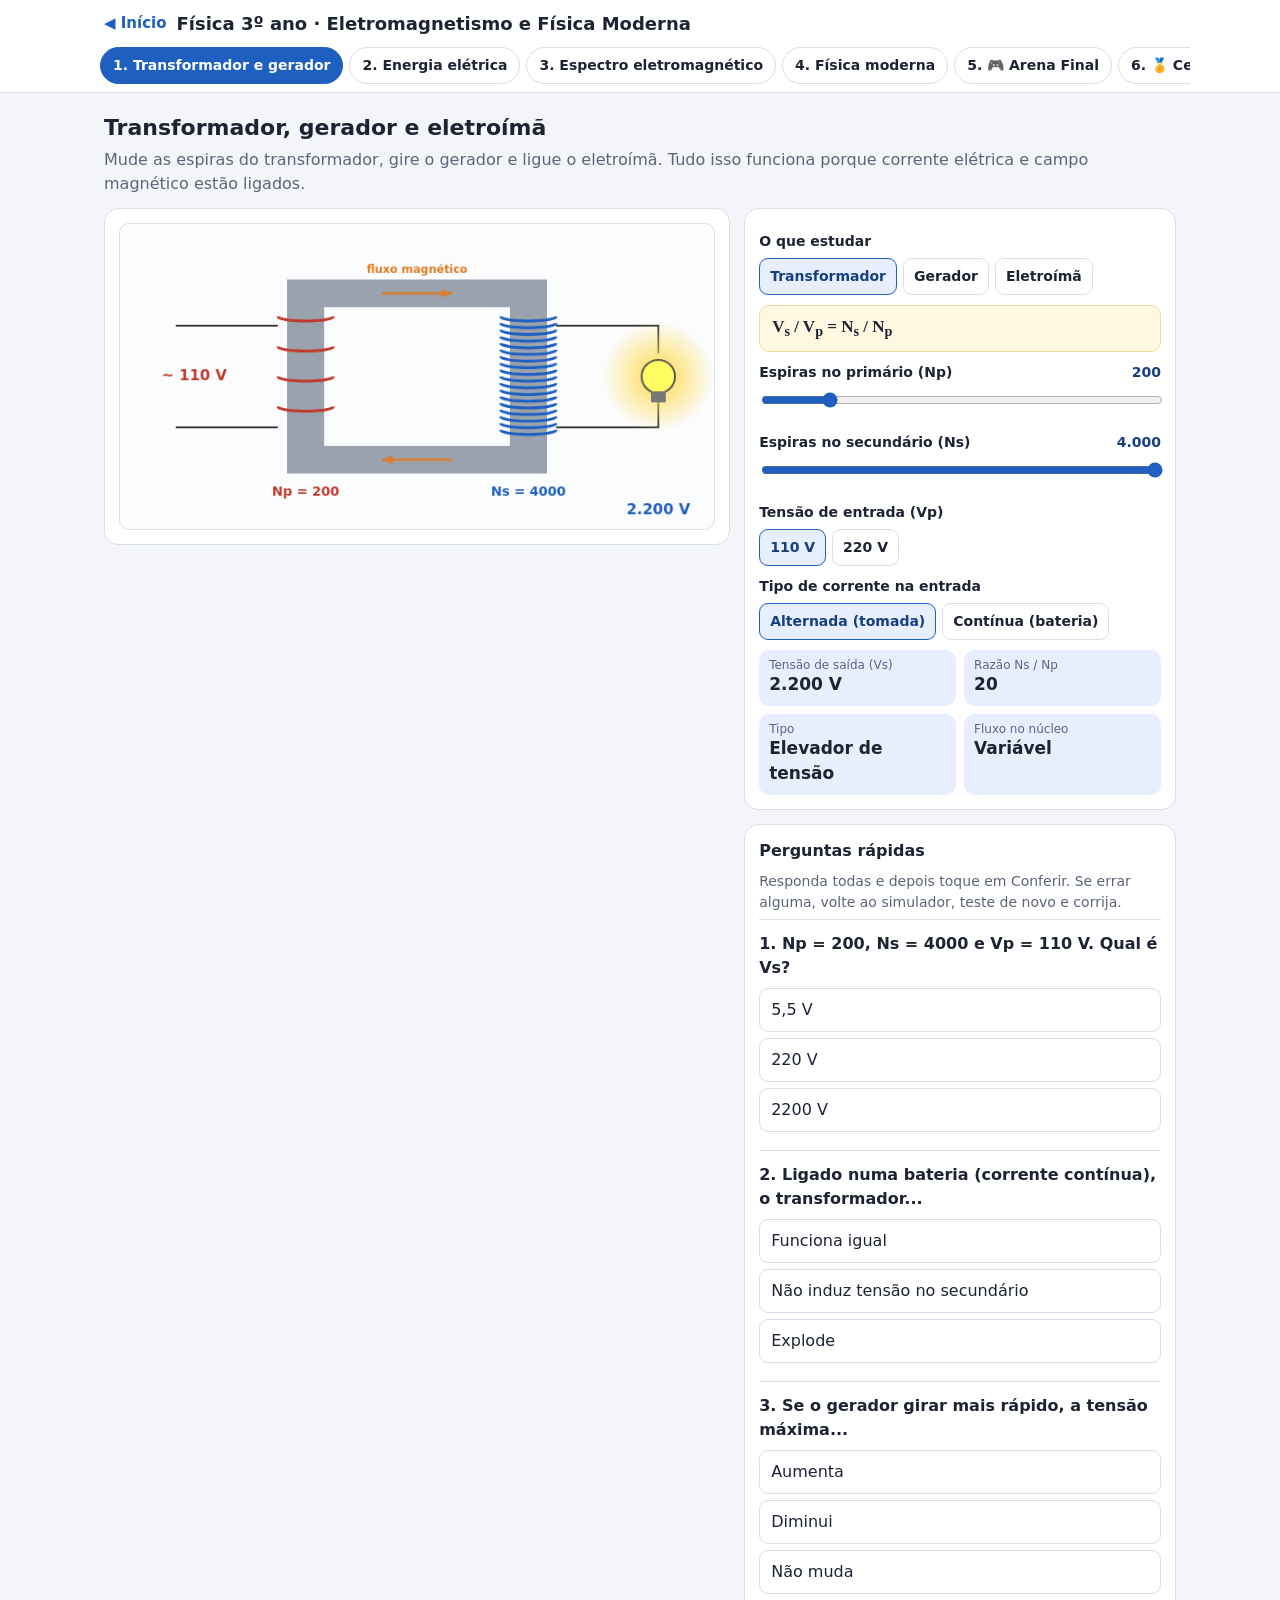
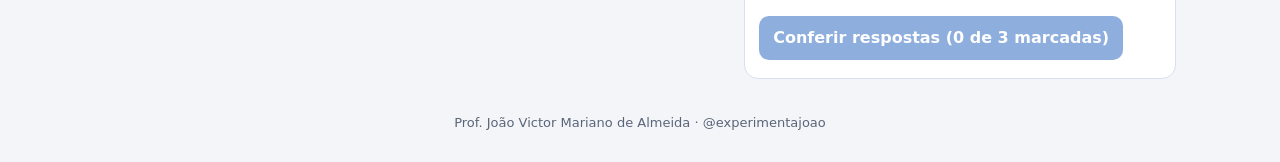
<file: provinha-da-massa/fisica3.html>
<!DOCTYPE html>
<html lang="pt-BR">
<head>
<meta charset="utf-8">
<meta name="viewport" content="width=device-width, initial-scale=1">
<title>Física 3º ano · Simuladores</title>
<link rel="stylesheet" href="estilo.css">
</head>
<body>
<div class="topo">
  <div class="lin"><a class="voltar" href="index.html">◀ Início</a><h1>Física 3º ano · Eletromagnetismo e Física Moderna</h1></div>
  <div class="abas" id="abas"></div>
</div>
<main id="main"></main>
<footer>Prof. João Victor Mariano de Almeida · @experimentajoao</footer>
<script src="plataforma.js"></script>
<script>
/* Link do desafio Kahoot no modo Atribuir (cole entre as aspas) */
var KAHOOT_DESAFIO = '';

var C = 3e8, H = 6.6e-34, EV = 1.6e-19;
function modos(c, lista, inicial, on) {
  var caixas = {};
  P.seg(c, 'O que estudar', lista, inicial, function (v) { for (var k in caixas) caixas[k].style.display = k === v ? '' : 'none'; on(v); });
  lista.forEach(function (m) { caixas[m[0]] = P.el('div'); caixas[m[0]].style.display = m[0] === inicial ? '' : 'none'; c.appendChild(caixas[m[0]]); });
  return caixas;
}
function corLambda(nm) {
  if (nm < 380) return '#b28cff'; if (nm > 750) return '#a33';
  var r = 0, g = 0, b = 0;
  if (nm < 440) { r = (440 - nm) / 60; b = 1; } else if (nm < 490) { g = (nm - 440) / 50; b = 1; } else if (nm < 510) { g = 1; b = (510 - nm) / 20; }
  else if (nm < 580) { r = (nm - 510) / 70; g = 1; } else if (nm < 645) { r = 1; g = (645 - nm) / 65; } else r = 1;
  return 'rgb(' + Math.round(r * 255) + ',' + Math.round(g * 255) + ',' + Math.round(b * 255) + ')';
}
function lamp(ctx, x, y, brilho) {
  var b = Math.max(0, Math.min(1, brilho));
  if (b > 0.02) { var gr = ctx.createRadialGradient(x, y, 4, x, y, 60); gr.addColorStop(0, 'rgba(255,220,80,' + b + ')'); gr.addColorStop(1, 'rgba(255,220,80,0)'); ctx.fillStyle = gr; ctx.beginPath(); ctx.arc(x, y, 60, 0, 7); ctx.fill(); }
  ctx.fillStyle = b > 0.02 ? 'rgb(255,' + Math.round(200 + 55 * b) + ',' + Math.round(100 * b) + ')' : '#eee';
  ctx.strokeStyle = '#555'; ctx.lineWidth = 2; ctx.beginPath(); ctx.arc(x, y, 18, 0, 7); ctx.fill(); ctx.stroke();
  ctx.fillStyle = '#777'; ctx.fillRect(x - 8, y + 16, 16, 12);
}

/* ============ 1. TRANSFORMADOR, GERADOR, ELETROÍMÃ ============ */
function simEletro(a) {
  var T = P.tela(a.tela, 640, 330), ctx = T.ctx, c = a.ctrl, modo = 'trafo', t = 0, hist = [];
  var cx = modos(c, [['trafo', 'Transformador'], ['ger', 'Gerador'], ['ima', 'Eletroímã']], 'trafo', function (v) { modo = v; t = 0; hist = []; calc(); });
  P.formula(cx.trafo, '<b>V<sub>s</sub> / V<sub>p</sub> = N<sub>s</sub> / N<sub>p</sub></b>');
  var Np = P.slider(cx.trafo, 'Espiras no primário (Np)', { min: 50, max: 1000, step: 50, value: 200 }, calc);
  var Ns = P.slider(cx.trafo, 'Espiras no secundário (Ns)', { min: 50, max: 4000, step: 50, value: 4000 }, calc);
  var Vp = P.seg(cx.trafo, 'Tensão de entrada (Vp)', [[110, '110 V'], [220, '220 V']], 110, calc);
  var cor = P.seg(cx.trafo, 'Tipo de corrente na entrada', [['ac', 'Alternada (tomada)'], ['dc', 'Contínua (bateria)']], 'ac', calc);
  P.formula(cx.ger, 'Lei de Faraday: tensão induzida quando o <b>fluxo magnético varia</b>. &nbsp; <b>ε<sub>máx</sub> = N · B · A · 2πf</b>');
  var fg = P.slider(cx.ger, 'Rotação da espira (f)', { min: 0, max: 5, step: 0.5, value: 1, unit: 'voltas/s' }, calc);
  var Ng = P.slider(cx.ger, 'Número de espiras (N)', { min: 10, max: 200, step: 10, value: 100 }, calc);
  var Bg = P.slider(cx.ger, 'Campo do ímã (B)', { min: 0.1, max: 0.5, step: 0.1, value: 0.2, unit: 'T' }, calc);
  P.dica(cx.ger, 'Área da espira: A = 0,01 m².');
  P.formula(cx.ima, '<b>B = μ · N · I / ℓ</b> &nbsp; (ℓ = 0,1 m; o núcleo de ferro multiplica o campo)');
  var Ni = P.slider(cx.ima, 'Número de espiras (N)', { min: 50, max: 500, step: 50, value: 200 }, calc);
  var Ii = P.slider(cx.ima, 'Corrente (I)', { min: 0, max: 5, step: 0.5, value: 2, unit: 'A' }, calc);
  var nuc = P.seg(cx.ima, 'Núcleo', [['ar', 'Sem núcleo (ar)'], ['fe', 'Com núcleo de ferro']], 'ar', calc);
  var L = P.leituras(c, [['a', ''], ['b', ''], ['c', ''], ['d', '']]), rot = c.querySelectorAll('.leit small');
  function Bima() { return 4 * Math.PI * 1e-7 * (nuc.get() === 'fe' ? 200 : 1) * Ni.get() * Ii.get() / 0.1; }
  function calc() {
    var r;
    if (modo === 'trafo') {
      var vs = cor.get() === 'ac' ? Vp.get() * Ns.get() / Np.get() : 0;
      r = [['Tensão de saída (Vs)', P.fmt(vs, 1) + ' V'], ['Razão Ns / Np', P.fmt(Ns.get() / Np.get(), 2)], ['Tipo', cor.get() === 'dc' ? 'Não funciona (fluxo constante)' : Ns.get() > Np.get() ? 'Elevador de tensão' : Ns.get() < Np.get() ? 'Abaixador de tensão' : 'Mesma tensão'], ['Fluxo no núcleo', cor.get() === 'ac' ? 'Variável' : 'Constante']];
    } else if (modo === 'ger') {
      var em = Ng.get() * Bg.get() * 0.01 * 2 * Math.PI * fg.get();
      r = [['Tensão máxima ε', P.fmt(em, 2) + ' V'], ['Frequência da tensão', P.fmt(fg.get()) + ' Hz'], ['Transformação', 'Mecânica → elétrica'], ['Espira parada', 'Não gera tensão']];
    } else {
      var B = Bima();
      r = [['Campo magnético B', P.sci(B, 3) + ' T'], ['Clipes atraídos', String(Math.min(30, Math.floor(B * 2000)))], ['Núcleo', nuc.get() === 'fe' ? 'Ferro' : 'Ar'], ['Corrente', P.fmt(Ii.get()) + ' A']];
    }
    r.forEach(function (x, i) { rot[i].textContent = x[0]; L.set('abcd'[i], x[1]); });
  }
  calc();
  function bobina(x, y, h, n, cor) { ctx.strokeStyle = cor; ctx.lineWidth = 3; var k = Math.max(3, Math.min(18, Math.round(n / 50))); for (var i = 0; i < k; i++) { var yy = y + i * h / k; ctx.beginPath(); ctx.ellipse(x, yy, 30, 5, 0, 0, Math.PI); ctx.stroke(); } }
  return function (dt) {
    t += dt; ctx.clearRect(0, 0, 640, 330);
    if (modo === 'trafo') {
      ctx.fillStyle = '#9aa3ad'; ctx.fillRect(180, 60, 280, 30); ctx.fillRect(180, 240, 280, 30); ctx.fillRect(180, 60, 40, 210); ctx.fillRect(420, 60, 40, 210);
      bobina(200, 100, 130, Np.get(), '#c0392b'); bobina(440, 100, 130, Ns.get(), '#1f5fbf');
      var ac = cor.get() === 'ac', fl = ac ? Math.sin(2 * Math.PI * 1 * t) : 1;
      ctx.globalAlpha = 0.8; P.seta(ctx, 320 - 40 * fl, 75, 320 + 40 * fl, 75, '#e07a1f', 3); P.seta(ctx, 320 + 40 * fl, 255, 320 - 40 * fl, 255, '#e07a1f', 3); ctx.globalAlpha = 1;
      P.texto(ctx, 'fluxo magnético', 320, 50, { tam: 12, cor: '#e07a1f' });
      P.texto(ctx, 'Np = ' + Np.get(), 200, 290, { cor: '#c0392b' }); P.texto(ctx, 'Ns = ' + Ns.get(), 440, 290, { cor: '#1f5fbf' });
      ctx.strokeStyle = '#333'; ctx.lineWidth = 2; ctx.beginPath(); ctx.moveTo(170, 110); ctx.lineTo(60, 110); ctx.moveTo(170, 220); ctx.lineTo(60, 220); ctx.stroke();
      P.texto(ctx, (ac ? '~ ' : '= ') + Vp.get() + ' V', 80, 165, { tam: 16, cor: '#c0392b' });
      ctx.beginPath(); ctx.moveTo(470, 110); ctx.lineTo(580, 110); ctx.lineTo(580, 140); ctx.moveTo(470, 220); ctx.lineTo(580, 220); ctx.lineTo(580, 190); ctx.stroke();
      var vs = ac ? Vp.get() * Ns.get() / Np.get() : 0;
      lamp(ctx, 580, 165, vs / 2200 * Math.abs(fl) * 0.6 + (vs > 0 ? 0.4 : 0));
      P.texto(ctx, P.fmt(vs, 0) + ' V', 580, 310, { tam: 16, cor: '#1f5fbf' });
    } else if (modo === 'ger') {
      var w = 2 * Math.PI * fg.get(), th = w * t, em = Ng.get() * Bg.get() * 0.01 * w, e = em * Math.sin(th);
      ctx.fillStyle = '#c0392b'; ctx.fillRect(40, 60, 60, 120); ctx.fillStyle = '#1f5fbf'; ctx.fillRect(300, 60, 60, 120);
      P.texto(ctx, 'N', 70, 120, { cor: '#fff', tam: 20 }); P.texto(ctx, 'S', 330, 120, { cor: '#fff', tam: 20 });
      for (var yy = 75; yy <= 165; yy += 22) { ctx.strokeStyle = 'rgba(0,0,0,.15)'; ctx.lineWidth = 1; ctx.beginPath(); ctx.moveTo(100, yy); ctx.lineTo(300, yy); ctx.stroke(); }
      var wd = 70 * Math.cos(th);
      ctx.strokeStyle = '#d4880f'; ctx.lineWidth = 5; ctx.strokeRect(200 - Math.abs(wd), 80, 2 * Math.abs(wd) + 1, 80);
      P.texto(ctx, 'espira girando', 200, 200, { tam: 12 });
      hist.push(e); if (hist.length > 240) hist.shift();
      ctx.strokeStyle = '#ccc'; ctx.beginPath(); ctx.moveTo(390, 120); ctx.lineTo(630, 120); ctx.stroke();
      var mx = Math.max(0.5, em) * 1.15;
      ctx.strokeStyle = '#1d8a52'; ctx.lineWidth = 2; ctx.beginPath(); hist.forEach(function (v, i) { var X = 390 + i, Y = 120 - v / mx * 90; i ? ctx.lineTo(X, Y) : ctx.moveTo(X, Y); }); ctx.stroke();
      P.texto(ctx, 'tensão × tempo (pico: ' + P.fmt(em, 2) + ' V)', 510, 20, { tam: 12 });
      lamp(ctx, 200, 270, Math.abs(e) / Math.max(em, 1) * Math.min(1, em / 10));
      P.texto(ctx, 'ε = ' + P.fmt(e, 1) + ' V', 400, 270, { tam: 16, cor: '#1d8a52' });
    } else {
      var B = Bima(), n = Math.min(30, Math.floor(B * 2000));
      ctx.fillStyle = nuc.get() === 'fe' ? '#7d858f' : 'rgba(0,0,0,.05)'; ctx.fillRect(160, 120, 240, 40);
      ctx.strokeStyle = '#d4880f'; ctx.lineWidth = 3; var k = Math.round(Ni.get() / 25);
      for (var i = 0; i < k; i++) { var x = 170 + i * 220 / k; ctx.beginPath(); ctx.ellipse(x, 140, 5, 30, 0, 0, 7); ctx.stroke(); }
      ctx.strokeStyle = '#333'; ctx.lineWidth = 2; ctx.beginPath(); ctx.moveTo(170, 170); ctx.lineTo(170, 290); ctx.lineTo(260, 290); ctx.moveTo(390, 170); ctx.lineTo(390, 290); ctx.lineTo(300, 290); ctx.stroke();
      ctx.fillStyle = '#444'; ctx.fillRect(260, 275, 40, 30); P.texto(ctx, 'pilha', 280, 318, { tam: 11 });
      for (var q = 0; q < 30; q++) {
        var at = q < n, px = at ? 405 + (q % 6) * 10 : 470 + (q % 10) * 15, py = at ? 125 + Math.floor(q / 6) * 8 : 230 + Math.floor(q / 10) * 14;
        ctx.strokeStyle = '#7a8899'; ctx.lineWidth = 2; ctx.strokeRect(px, py, 10, 5);
      }
      P.texto(ctx, n + ' clipes presos', 520, 60, { tam: 16, cor: '#163f80' });
    }
  };
}

/* ============ 2. GERAÇÃO E CONSUMO DE ENERGIA ============ */
function simEnergia(a) {
  var T = P.tela(a.tela, 640, 330), ctx = T.ctx, c = a.ctrl, modo = 'cons', t = 0;
  var cx = modos(c, [['cons', 'Conta de luz'], ['trans', 'Transmissão'], ['usina', 'Usinas']], 'cons', function (v) { modo = v; calc(); });
  P.formula(cx.cons, '<b>E = P · Δt</b> &nbsp; (P em kW, Δt em horas → E em kWh)');
  var ap = [['Chuveiro', 5500, 'min', 30, 0, 60, 5], ['Ferro de passar', 1000, 'min', 20, 0, 120, 10], ['TV', 100, 'h', 4, 0, 12, 1], ['Geladeira (média)', 60, 'h', 24, 24, 24, 1], ['Lâmpada LED (5 un.)', 45, 'h', 6, 0, 12, 1], ['Carregador de celular', 10, 'h', 3, 0, 8, 1]];
  var sls = ap.map(function (x) { return P.slider(cx.cons, x[0] + ' (' + P.fmt(x[1]) + ' W) · uso por dia', { min: x[4], max: x[5], step: x[6], value: x[3], unit: x[2] }, calc); });
  var tar = P.slider(cx.cons, 'Tarifa de exemplo', { min: 0.6, max: 1.2, step: 0.05, value: 0.9, unit: 'R$/kWh', fmt: function (v) { return P.fmt(v, 2); } }, calc);
  P.formula(cx.trans, '<b>i = P / U</b> &nbsp; e &nbsp; perda nos fios <b>P<sub>perdida</sub> = R · i²</b>');
  var Pt = P.slider(cx.trans, 'Potência enviada pela usina', { min: 1, max: 20, step: 1, value: 10, unit: 'MW' }, calc);
  var Ut = P.seg(cx.trans, 'Tensão da linha', [[13800, '13,8 kV'], [138000, '138 kV'], [500000, '500 kV']], 13800, calc);
  var Rt = P.slider(cx.trans, 'Resistência dos fios (R)', { min: 1, max: 20, step: 1, value: 5, unit: 'Ω' }, calc);
  var fontes = {
    hidro: ['Hidrelétrica', 'Gravitacional da água → cinética → elétrica', 'Sim', 'Não', 'Alaga grandes áreas e muda rios', 'Chuvas'],
    solar: ['Solar fotovoltaica', 'Luminosa → elétrica (direto, sem gerador)', 'Sim', 'Não', 'Ocupa grandes áreas; descarte de painéis', 'Só gera com luz do Sol'],
    eolica: ['Eólica', 'Cinética do vento → elétrica', 'Sim', 'Não', 'Ruído e impacto em aves', 'Depende do vento'],
    termo: ['Termelétrica (gás/carvão)', 'Química → térmica → cinética → elétrica', 'Não', 'Sim (CO₂)', 'Poluição do ar e efeito estufa', 'Gera a qualquer hora'],
    nuc: ['Nuclear (Angra)', 'Nuclear (fissão) → térmica → cinética → elétrica', 'Não', 'Não', 'Lixo radioativo e risco de acidente', 'Gera a qualquer hora']
  };
  var fon = P.seg(cx.usina, 'Usina', Object.keys(fontes).map(function (k) { return [k, fontes[k][0]]; }), 'solar', calc);
  var L = P.leituras(c, [['a', ''], ['b', ''], ['c', ''], ['d', '']]), rot = c.querySelectorAll('.leit small');
  var kwh = [];
  function calc() {
    var r;
    if (modo === 'cons') {
      kwh = ap.map(function (x, i) { var h = x[2] === 'min' ? sls[i].get() / 60 : sls[i].get(); return x[1] / 1000 * h * 30; });
      var tot = kwh.reduce(function (s, v) { return s + v; }, 0), mx = 0, nm = '';
      kwh.forEach(function (v, i) { if (v > mx) { mx = v; nm = ap[i][0]; } });
      r = [['Consumo no mês (30 dias)', P.fmt(tot, 1) + ' kWh'], ['Custo estimado', 'R$ ' + P.fmt(tot * tar.get(), 2)], ['Quem mais gasta', nm], ['Chuveiro no mês', P.fmt(kwh[0], 1) + ' kWh']];
    } else if (modo === 'trans') {
      var i = Pt.get() * 1e6 / Ut.get(), per = Rt.get() * i * i;
      r = [['Corrente na linha', P.fmt(i, 1) + ' A'], ['Potência perdida (calor)', P.fmt(per / 1e3, 1) + ' kW'], ['Perda em %', P.fmt(per / (Pt.get() * 1e6) * 100, 2) + '%'], ['Chega na cidade', P.fmt((Pt.get() * 1e6 - per) / 1e6, 2) + ' MW']];
    } else {
      var f = fontes[fon.get()];
      r = [['Transformação de energia', f[1]], ['Renovável?', f[2]], ['Emite gases do efeito estufa ao operar?', f[3]], ['Impacto / limitação', f[4] + '. ' + f[5] + '.']];
    }
    r.forEach(function (x, i) { rot[i].textContent = x[0]; L.set('abcd'[i], x[1]); });
  }
  calc();
  return function (dt) {
    t += dt; ctx.clearRect(0, 0, 640, 330);
    if (modo === 'cons') {
      var mx = Math.max.apply(null, kwh.concat([1]));
      kwh.forEach(function (v, i) {
        var y = 25 + i * 50, w = v / mx * 380;
        P.texto(ctx, ap[i][0], 10, y + 12, { al: 'left', tam: 13 });
        ctx.fillStyle = i === 0 ? '#c0392b' : '#1f5fbf'; ctx.fillRect(170, y, w, 24);
        P.texto(ctx, P.fmt(v, 1) + ' kWh', 178 + w, y + 12, { al: 'left', tam: 13, cor: '#163f80' });
      });
    } else if (modo === 'trans') {
      var i = Pt.get() * 1e6 / Ut.get(), per = Rt.get() * i * i, frac = Math.min(1, per / (Pt.get() * 1e6) * 4);
      ctx.fillStyle = '#7d858f'; ctx.fillRect(20, 170, 80, 90); P.texto(ctx, 'usina', 60, 275, { tam: 12 });
      ctx.fillStyle = '#e9b44c'; ctx.fillRect(540, 190, 30, 70); ctx.fillRect(575, 170, 30, 90); P.texto(ctx, 'cidade', 575, 275, { tam: 12 });
      [180, 300, 420].forEach(function (x) { ctx.strokeStyle = '#555'; ctx.lineWidth = 3; ctx.beginPath(); ctx.moveTo(x, 270); ctx.lineTo(x, 110); ctx.moveTo(x - 25, 115); ctx.lineTo(x + 25, 115); ctx.stroke(); });
      var cor = 'rgb(' + Math.round(80 + 175 * frac) + ',' + Math.round(80 - 40 * frac) + ',' + Math.round(80 - 60 * frac) + ')';
      ctx.strokeStyle = cor; ctx.lineWidth = 2 + 4 * frac; ctx.beginPath(); ctx.moveTo(100, 180); ctx.quadraticCurveTo(140, 135, 180, 115); ctx.quadraticCurveTo(240, 145, 300, 115); ctx.quadraticCurveTo(360, 145, 420, 115); ctx.quadraticCurveTo(480, 145, 540, 190); ctx.stroke();
      for (var k = 0; k < 6; k++) { var s = ((t * 0.3 + k / 6) % 1); var x = 100 + s * 440; ctx.fillStyle = '#ffd54a'; ctx.beginPath(); ctx.arc(x, 150 - 20 * Math.sin(s * Math.PI * 3) * 0, 4, 0, 7); }
      if (frac > 0.05) for (var h = 0; h < 8; h++) { var xx = 150 + h * 50, yy = 120 - ((t * 40 + h * 13) % 40); ctx.fillStyle = 'rgba(192,57,43,' + frac + ')'; P.texto(ctx, '〰', xx, yy, { tam: 14, cor: 'rgba(192,57,43,' + frac + ')' }); }
      P.texto(ctx, 'U = ' + P.fmt(Ut.get() / 1000, 1) + ' kV   ·   i = ' + P.fmt(i, 0) + ' A', 320, 40, { tam: 16, cor: '#163f80' });
      P.texto(ctx, 'fio vermelho e ondinhas = energia perdida como calor (efeito Joule)', 320, 310, { tam: 12, cor: '#c0392b' });
    } else {
      var k2 = fon.get(), f = fontes[k2], et = f[1].split(' → ');
      et.forEach(function (s, i) {
        var x = 30 + i * (580 / et.length), w = 580 / et.length - 30;
        ctx.fillStyle = i === et.length - 1 ? '#e7f6ec' : '#e7efff'; ctx.strokeStyle = '#1f5fbf'; ctx.lineWidth = 2;
        ctx.fillRect(x, 120, w, 70); ctx.strokeRect(x, 120, w, 70);
        var palavras = s.split(' '), l1 = palavras.slice(0, 2).join(' '), l2 = palavras.slice(2).join(' ');
        P.texto(ctx, l1, x + w / 2, l2 ? 145 : 155, { tam: 13 }); if (l2) P.texto(ctx, l2, x + w / 2, 165, { tam: 12 });
        if (i < et.length - 1) P.seta(ctx, x + w + 2, 155, x + w + 26, 155, '#e07a1f', 3);
      });
      P.texto(ctx, f[0], 320, 60, { tam: 20, cor: '#163f80' });
      P.texto(ctx, 'Renovável: ' + f[2] + '   ·   Gases do efeito estufa ao operar: ' + f[3], 320, 250, { tam: 13 });
    }
  };
}

/* ============ 3. ESPECTRO ELETROMAGNÉTICO ============ */
function simEspectro(a) {
  var T = P.tela(a.tela, 640, 300), ctx = T.ctx, c = a.ctrl, t = 0;
  P.formula(c, '<b>c = λ · f</b> (c = 3 × 10⁸ m/s) &nbsp; e &nbsp; <b>E = h · f</b> (h = 6,6 × 10⁻³⁴ J·s)');
  var lf = P.slider(c, 'Frequência (escala de potências de 10)', { min: 4, max: 20, step: 0.05, value: 8, fmt: function (v) { return P.sci(Math.pow(10, v), 2); }, unit: 'Hz' }, calc);
  var pres = [['Rádio AM', 1e6], ['Rádio FM', 1e8], ['Wi-Fi', 2.4e9], ['Micro-ondas', 2.45e9], ['Controle remoto', 3e14], ['Luz vermelha', 4.3e14], ['Luz verde', 5.5e14], ['Luz violeta', 7.5e14], ['Ultravioleta (UV)', 1.5e15], ['Raio X', 3e18], ['Raio gama', 1e20]];
  var box = P.el('div', 'seg'); c.appendChild(box);
  pres.forEach(function (p) { var b = P.el('button', '', p[0]); b.type = 'button'; b.onclick = function () { lf.set(Math.log10(p[1])); calc(); }; box.appendChild(b); });
  var L = P.leituras(c, [['r', 'Região do espectro'], ['l', 'Comprimento de onda λ'], ['e', 'Energia do fóton'], ['i', 'Ionizante?'], ['u', 'Exemplos de uso']]);
  var faixas = [[4, 9, 'Ondas de rádio', '#9bd0ff', 'Rádio, TV, celular'], [9, 11.5, 'Micro-ondas', '#a6e3a1', 'Forno, Wi-Fi, radar'], [11.5, 14.6, 'Infravermelho', '#ffb38a', 'Controle remoto, calor, câmera térmica'], [14.6, 14.9, 'Luz visível', 'rainbow', 'Visão, fotossíntese'], [14.9, 16.5, 'Ultravioleta', '#c9a7ff', 'Bronzeamento, esterilização'], [16.5, 19, 'Raios X', '#8aa1c1', 'Radiografia'], [19, 20.1, 'Raios gama', '#5c6b80', 'Radioterapia, esterilização']];
  function faixa(v) { for (var i = 0; i < faixas.length; i++) if (v < faixas[i][1]) return faixas[i]; return faixas[faixas.length - 1]; }
  function lamTxt(l) { if (l >= 1000) return P.fmt(l / 1000, 1) + ' km'; if (l >= 1) return P.fmt(l, 2) + ' m'; if (l >= 0.01) return P.fmt(l * 100, 2) + ' cm'; if (l >= 1e-6) return P.fmt(l * 1e6, 2) + ' µm'; if (l >= 1e-9) return P.fmt(l * 1e9, 1) + ' nm'; return P.sci(l, 2) + ' m'; }
  function calc() {
    var f = Math.pow(10, lf.get()), l = C / f, E = H * f, fx = faixa(lf.get());
    L.set('r', fx[2]); L.set('l', lamTxt(l)); L.set('e', P.sci(E, 2) + ' J (' + P.sci(E / EV, 2) + ' eV)');
    L.set('i', E / EV >= 10 ? 'Sim: pode arrancar elétrons e danificar células' : 'Não'); L.set('u', fx[4]);
  }
  calc();
  return function (dt) {
    t += dt; ctx.clearRect(0, 0, 640, 300);
    var x0 = 30, w = 580;
    faixas.forEach(function (fx) {
      var a1 = x0 + (fx[0] - 4) / 16 * w, a2 = x0 + (Math.min(fx[1], 20) - 4) / 16 * w;
      if (fx[3] === 'rainbow') { var g = ctx.createLinearGradient(a1, 0, a2, 0); ['red', 'orange', 'yellow', 'green', 'blue', 'violet'].forEach(function (cc, i) { g.addColorStop(i / 5, cc); }); ctx.fillStyle = g; } else ctx.fillStyle = fx[3];
      ctx.fillRect(a1, 200, a2 - a1, 40);
    });
    ['rádio', 'micro-ondas', 'infraverm.', '', 'UV', 'raios X', 'gama'].forEach(function (s, i) { var fx = faixas[i]; P.texto(ctx, s, x0 + ((fx[0] + Math.min(fx[1], 20)) / 2 - 4) / 16 * w, 255, { tam: 11 }); });
    P.texto(ctx, 'visível', x0 + (14.75 - 4) / 16 * w, 190, { tam: 11 });
    P.texto(ctx, '← menor frequência, maior λ', 120, 285, { tam: 12, cor: '#5b6578' }); P.texto(ctx, 'maior frequência, menor λ, mais energia →', 470, 285, { tam: 12, cor: '#5b6578' });
    var xm = x0 + (lf.get() - 4) / 16 * w; P.seta(ctx, xm, 160, xm, 198, '#c0392b', 3);
    /* onda ilustrativa: ciclos crescem com a frequência */
    var cic = 1 + (lf.get() - 4) / 16 * 30, fx = faixa(lf.get()), nm = C / Math.pow(10, lf.get()) * 1e9;
    ctx.strokeStyle = fx[3] === 'rainbow' ? corLambda(nm) : '#1f5fbf'; ctx.lineWidth = 2.5; ctx.beginPath();
    for (var X = 0; X <= 580; X++) { var Y = 85 - 45 * Math.sin(2 * Math.PI * cic * X / 580 - t * 4); X ? ctx.lineTo(30 + X, Y) : ctx.moveTo(30 + X, Y); }
    ctx.stroke();
  };
}

/* ============ 4. FÍSICA MODERNA ============ */
function simModerna(a) {
  var T = P.tela(a.tela, 640, 340), ctx = T.ctx, c = a.ctrl, modo = 'foto', t = 0, part = [], atomos = [], hist = [], tr = 0, rodar = false, salto = 0;
  var cx = modos(c, [['foto', 'Efeito fotoelétrico'], ['bohr', 'Átomo de Bohr'], ['radio', 'Meia-vida'], ['emc', 'E = m·c²']], 'foto', function (v) { modo = v; calc(); });
  P.formula(cx.foto, '<b>E<sub>fóton</sub> = h · f</b> &nbsp; e &nbsp; <b>E<sub>c máx</sub> = h · f − W</b> &nbsp; (E em eV ≈ 1240 / λ em nm)');
  var metais = { na: [2.3, 'Sódio (W = 2,3 eV)'], zn: [4.3, 'Zinco (W = 4,3 eV)'], cu: [4.7, 'Cobre (W = 4,7 eV)'] };
  var met = P.seg(cx.foto, 'Metal da placa', Object.keys(metais).map(function (k) { return [k, metais[k][1]]; }), 'na', calc);
  var lam = P.slider(cx.foto, 'Comprimento de onda da luz (λ)', { min: 150, max: 750, step: 10, value: 600, unit: 'nm' }, calc);
  var inten = P.slider(cx.foto, 'Intensidade da luz', { min: 10, max: 100, step: 10, value: 50, unit: '%' }, calc);
  P.formula(cx.bohr, '<b>E<sub>n</sub> = −13,6 / n²</b> eV (hidrogênio) &nbsp; e &nbsp; <b>E<sub>fóton</sub> = E<sub>inicial</sub> − E<sub>final</sub></b>');
  var ni = P.slider(cx.bohr, 'Nível inicial do elétron', { min: 2, max: 6, step: 1, value: 3 }, calc);
  var nf = P.slider(cx.bohr, 'Nível final do elétron', { min: 1, max: 5, step: 1, value: 2 }, calc);
  var bsa = P.el('button', 'bt', '⚡ Fazer o salto'); cx.bohr.appendChild(bsa); bsa.onclick = function () { salto = 0.001; };
  P.formula(cx.radio, '<b>m = m<sub>0</sub> / 2<sup>n</sup></b> &nbsp; (n = número de meias-vidas = t / T<sub>1/2</sub>)');
  var Th = P.slider(cx.radio, 'Meia-vida (T½)', { min: 1, max: 10, step: 1, value: 5, unit: 'dias' }, function () { reiniciaRadio(); calc(); });
  var m0 = P.slider(cx.radio, 'Massa inicial', { min: 10, max: 200, step: 10, value: 80, unit: 'g' }, calc);
  var br1 = P.el('button', 'bt', '▶ Passar o tempo'), br2 = P.el('button', 'bt sec', '↺ Reiniciar'); cx.radio.appendChild(br1); cx.radio.appendChild(br2);
  br1.onclick = function () { rodar = !rodar; br1.textContent = rodar ? '⏸ Pausar' : '▶ Passar o tempo'; };
  br2.onclick = function () { reiniciaRadio(); calc(); };
  P.formula(cx.emc, '<b>E = m · c²</b> &nbsp; c = 3 × 10⁸ m/s');
  var me = P.slider(cx.emc, 'Massa transformada em energia', { min: 0.1, max: 10, step: 0.1, value: 1, unit: 'g' }, calc);
  P.dica(cx.emc, 'Na fissão (usinas de Angra) e na fusão (Sol) uma pequena parte da massa vira energia.');
  var L = P.leituras(c, [['a', ''], ['b', ''], ['c', ''], ['d', '']]), rot = c.querySelectorAll('.leit small');
  function reiniciaRadio() { tr = 0; hist = []; rodar = false; br1.textContent = '▶ Passar o tempo'; atomos = []; for (var i = 0; i < 400; i++) atomos.push(true); }
  reiniciaRadio();
  function En(n) { return -13.6 / (n * n); }
  function calc() {
    var r;
    if (modo === 'foto') {
      var E = 1240 / lam.get(), W = metais[met.get()][0];
      r = [['Frequência da luz', P.sci(C / (lam.get() * 1e-9), 2) + ' Hz'], ['Energia de cada fóton', P.fmt(E, 2) + ' eV'], ['Arranca elétrons?', E > W ? 'Sim' : 'Não (por mais intensa que seja)'], ['Energia cinética máxima', E > W ? P.fmt(E - W, 2) + ' eV' : '0']];
    } else if (modo === 'bohr') {
      var i = ni.get(), f = Math.min(nf.get(), i - 1); if (f !== nf.get()) nf.set(f);
      var Ef = En(f) - En(i), dE = -Ef, l = 1240 / dE;
      r = [['Energia no nível inicial', P.fmt(En(i), 2) + ' eV'], ['Energia no nível final', P.fmt(En(f), 2) + ' eV'], ['Energia do fóton emitido', P.fmt(dE, 2) + ' eV'], ['λ do fóton', P.fmt(l, 0) + ' nm (' + (l < 380 ? 'ultravioleta' : l > 750 ? 'infravermelho' : 'luz visível') + ')']];
    } else if (modo === 'radio') {
      var n = tr / Th.get();
      r = [['Tempo passado', P.fmt(tr, 1) + ' dias'], ['Meias-vidas passadas', P.fmt(n, 2)], ['Massa restante (m₀/2ⁿ)', P.fmt(m0.get() / Math.pow(2, n), 1) + ' g'], ['Núcleos ainda radioativos', atomos.filter(Boolean).length + ' de 400']];
    } else {
      var Ej = me.get() / 1000 * C * C;
      r = [['Massa', P.fmt(me.get()) + ' g = ' + P.fmt(me.get() / 1000, 4) + ' kg'], ['Energia liberada', P.sci(Ej, 2) + ' J'], ['Em kWh', P.sci(Ej / 3.6e6, 2) + ' kWh'], ['Abasteceria uma casa (150 kWh/mês) por', P.fmt(Ej / 3.6e6 / 150 / 12, 0) + ' anos']];
    }
    r.forEach(function (x, i) { rot[i].textContent = x[0]; L.set('abcd'[i], x[1]); });
  }
  calc();
  return function (dt) {
    t += dt; ctx.clearRect(0, 0, 640, 340);
    if (modo === 'foto') {
      var E = 1240 / lam.get(), W = metais[met.get()][0], cor = corLambda(lam.get());
      ctx.fillStyle = '#9aa3ad'; ctx.fillRect(300, 80, 30, 200); P.texto(ctx, metais[met.get()][1].split(' (')[0], 315, 300, { tam: 13 });
      ctx.fillStyle = '#444'; ctx.fillRect(20, 40, 60, 40); P.texto(ctx, 'lâmpada', 50, 95, { tam: 12 });
      if (Math.random() < inten.get() / 100 * dt * 30) part.push({ k: 'f', x: 80, y: 60 + Math.random() * 20, vx: 300, vy: 80 + Math.random() * 40 });
      part.forEach(function (p) {
        p.x += p.vx * dt; p.y += p.vy * dt;
        if (p.k === 'f' && p.x >= 300) { p.morto = true; if (E > W) part.push({ k: 'e', x: 330, y: p.y, vx: 60 + Math.sqrt(E - W) * 120, vy: (Math.random() - 0.5) * 40 }); }
      });
      part = part.filter(function (p) { return !p.morto && p.x < 650; });
      part.forEach(function (p) {
        if (p.k === 'f') { ctx.strokeStyle = cor; ctx.lineWidth = 2; ctx.beginPath(); for (var q = 0; q < 14; q++) { var X = p.x - q, Y = p.y + 4 * Math.sin(q * 1.3); q ? ctx.lineTo(X, Y) : ctx.moveTo(X, Y); } ctx.stroke(); }
        else { ctx.fillStyle = '#1f5fbf'; ctx.beginPath(); ctx.arc(p.x, p.y, 5, 0, 7); ctx.fill(); P.texto(ctx, '−', p.x, p.y, { cor: '#fff', tam: 10 }); }
      });
      P.texto(ctx, 'fótons de ' + P.fmt(E, 2) + ' eV', 170, 40, { tam: 13 });
      P.texto(ctx, E > W ? 'elétrons arrancados!' : 'nenhum elétron sai', 500, 60, { tam: 15, cor: E > W ? '#1d8a52' : '#c0392b' });
    } else if (modo === 'bohr') {
      var i = ni.get(), f = Math.min(nf.get(), i - 1);
      ctx.fillStyle = '#c0392b'; ctx.beginPath(); ctx.arc(170, 170, 10, 0, 7); ctx.fill();
      for (var n = 1; n <= 6; n++) { var r = 20 + n * 22; ctx.strokeStyle = n === i ? '#1f5fbf' : n === f ? '#1d8a52' : '#ccd'; ctx.lineWidth = n === i || n === f ? 2 : 1; ctx.beginPath(); ctx.arc(170, 170, r, 0, 7); ctx.stroke(); }
      var nAt = salto > 0 && salto < 1 ? i - (i - f) * salto : salto >= 1 ? f : i, rr = 20 + nAt * 22, an = t * 2;
      ctx.fillStyle = '#1f5fbf'; ctx.beginPath(); ctx.arc(170 + rr * Math.cos(an), 170 + rr * Math.sin(an), 6, 0, 7); ctx.fill();
      if (salto > 0) { salto = Math.min(salto + dt, 3); if (salto >= 1) { var l = 1240 / (En(f) - En(i)) * -1, px = 170 + (salto - 1) * 220; ctx.strokeStyle = corLambda(l); ctx.lineWidth = 3; ctx.beginPath(); for (var q = 0; q < 40; q++) { var X = px + q, Y = 170 + 7 * Math.sin(q * 0.6); q ? ctx.lineTo(X, Y) : ctx.moveTo(X, Y); } ctx.stroke(); P.texto(ctx, 'fóton', px + 20, 150, { tam: 12 }); } }
      /* diagrama de níveis */
      function yN(n) { return 30 - En(n) / 13.6 * 280; }
      P.texto(ctx, 'Níveis de energia', 470, 14, { tam: 12 });
      for (var m = 1; m <= 6; m++) { var y = yN(m); ctx.strokeStyle = m === i ? '#1f5fbf' : m === f ? '#1d8a52' : '#999'; ctx.lineWidth = 2; ctx.beginPath(); ctx.moveTo(400, y); ctx.lineTo(510, y); ctx.stroke(); if (m <= 4 || m === i || m === f) P.texto(ctx, 'n=' + m + ' (' + P.fmt(En(m), 2) + ' eV)', 516, y + (m >= 4 ? (m - 4) * 6 - 4 : 0), { tam: 11, al: 'left' }); }
      P.seta(ctx, 455, yN(i), 455, yN(f), '#e07a1f', 3);
    } else if (modo === 'radio') {
      if (rodar) { var dd = dt * 2; tr += dd; var p = 1 - Math.pow(0.5, dd / Th.get()); for (var k = 0; k < 400; k++) if (atomos[k] && Math.random() < p) atomos[k] = false; hist.push([tr, atomos.filter(Boolean).length]); calc(); if (tr > 6 * Th.get()) { rodar = false; br1.textContent = '▶ Passar o tempo'; } }
      for (var k2 = 0; k2 < 400; k2++) { ctx.fillStyle = atomos[k2] ? '#e07a1f' : '#cfd6e2'; ctx.beginPath(); ctx.arc(20 + (k2 % 20) * 13, 20 + Math.floor(k2 / 20) * 13, 5, 0, 7); ctx.fill(); }
      var gx = 320, gy = 300, gw = 300, gh = 260, tmax = 6 * Th.get();
      ctx.strokeStyle = '#555'; ctx.lineWidth = 1.5; ctx.beginPath(); ctx.moveTo(gx, gy - gh); ctx.lineTo(gx, gy); ctx.lineTo(gx + gw, gy); ctx.stroke();
      ctx.strokeStyle = '#999'; ctx.setLineDash([4, 4]); ctx.beginPath();
      for (var s = 0; s <= 60; s++) { var tt = s / 60 * tmax, Y = gy - gh * Math.pow(0.5, tt / Th.get()); s ? ctx.lineTo(gx + s / 60 * gw, Y) : ctx.moveTo(gx, Y); } ctx.stroke(); ctx.setLineDash([]);
      for (var mm = 1; mm <= 6; mm++) P.texto(ctx, mm * Th.get() + '', gx + mm / 6 * gw, gy + 12, { tam: 10 });
      P.texto(ctx, 'dias', gx + gw - 10, gy + 26, { tam: 11 }); P.texto(ctx, '100%', gx - 18, gy - gh, { tam: 10 }); P.texto(ctx, '50%', gx - 16, gy - gh / 2, { tam: 10 });
      ctx.strokeStyle = '#e07a1f'; ctx.lineWidth = 2.5; ctx.beginPath(); hist.forEach(function (h, i) { var X = gx + h[0] / tmax * gw, Y = gy - h[1] / 400 * gh; i ? ctx.lineTo(X, Y) : ctx.moveTo(X, Y); }); ctx.stroke();
      P.texto(ctx, 'laranja = núcleo radioativo', 135, 290, { tam: 12, cor: '#e07a1f' });
    } else {
      var Ej = me.get() / 1000 * C * C, casas = Ej / 3.6e6 / 150 / 12;
      ctx.fillStyle = '#e07a1f'; ctx.beginPath(); ctx.arc(110, 170, 10 + me.get() * 3, 0, 7); ctx.fill();
      P.texto(ctx, P.fmt(me.get()) + ' g', 110, 170 + 25 + me.get() * 3, { tam: 13 });
      P.seta(ctx, 180, 170, 280, 170, '#c0392b', 4); P.texto(ctx, 'E = m·c²', 230, 150, { tam: 14, cor: '#c0392b' });
      var gr = ctx.createRadialGradient(420, 170, 5, 420, 170, 110); gr.addColorStop(0, 'rgba(255,220,80,1)'); gr.addColorStop(1, 'rgba(255,220,80,0)'); ctx.fillStyle = gr; ctx.beginPath(); ctx.arc(420, 170, 110, 0, 7); ctx.fill();
      P.texto(ctx, P.sci(Ej, 2) + ' J', 420, 170, { tam: 20, cor: '#163f80' });
      P.texto(ctx, '≈ energia de uma casa por ' + P.fmt(casas, 0) + ' anos', 420, 300, { tam: 14 });
    }
  };
}

P.pagina([
  { id: 'eletro', nome: 'Transformador e gerador', titulo: 'Transformador, gerador e eletroímã', intro: 'Mude as espiras do transformador, gire o gerador e ligue o eletroímã. Tudo isso funciona porque corrente elétrica e campo magnético estão ligados.', init: function (a) {
    var f = simEletro(a);
    P.perguntas(a.dir, [
      { p: 'Np = 200, Ns = 4000 e Vp = 110 V. Qual é Vs?', a: ['5,5 V', '220 V', '2200 V'], c: 2, e: 'Ns é 20 vezes Np, então Vs = 20 · 110 = 2200 V.' },
      { p: 'Ligado numa bateria (corrente contínua), o transformador...', a: ['Funciona igual', 'Não induz tensão no secundário', 'Explode'], c: 1, e: 'Sem variação de fluxo magnético não há indução.' },
      { p: 'Se o gerador girar mais rápido, a tensão máxima...', a: ['Aumenta', 'Diminui', 'Não muda'], c: 0, e: 'O fluxo varia mais rápido, então ε aumenta.' }
    ]);
    return f; } },
  { id: 'energia', nome: 'Energia elétrica', titulo: 'Geração, transmissão e consumo de energia elétrica', intro: 'Monte a conta de luz da sua casa, veja por que as linhas de transmissão usam alta tensão e compare as usinas.', init: function (a) {
    var f = simEnergia(a);
    P.perguntas(a.dir, [
      { p: 'Chuveiro de 5500 W ligado 30 min por dia. Quanto ele gasta em 30 dias?', a: ['8,25 kWh', '82,5 kWh', '165 kWh'], c: 1, e: '5,5 kW · 0,5 h · 30 = 82,5 kWh.' },
      { p: 'Subindo a tensão da linha de 13,8 kV para 138 kV, a perda nos fios...', a: ['Aumenta', 'Cai muito', 'Não muda'], c: 1, e: 'A corrente cai 10 vezes e a perda (R·i²) cai 100 vezes.' },
      { p: 'Qual usina transforma luz diretamente em energia elétrica, sem gerador girando?', a: ['Hidrelétrica', 'Solar fotovoltaica', 'Nuclear'], c: 1, e: 'Como os parques solares do Noroeste de Minas.' }
    ]);
    return f; } },
  { id: 'espectro', nome: 'Espectro eletromagnético', titulo: 'Ondas eletromagnéticas e o espectro', intro: 'Percorra o espectro: das ondas de rádio aos raios gama. Veja o comprimento de onda e a energia de cada fóton.', init: function (a) {
    var f = simEspectro(a);
    P.perguntas(a.dir, [
      { p: 'Qual tem maior frequência?', a: ['Rádio FM', 'Luz visível', 'Raio X'], c: 2, e: 'Ordem: rádio, micro-ondas, infravermelho, visível, UV, raios X, gama.' },
      { p: 'Qual é o comprimento de onda do Wi-Fi (2,4 GHz)?', a: ['1,25 cm', '12,5 cm', '1,25 m'], c: 1, e: 'λ = 3 × 10⁸ / 2,4 × 10⁹ = 0,125 m.' },
      { p: 'Quais radiações são ionizantes?', a: ['Rádio e micro-ondas', 'Raios X e gama', 'Infravermelho e luz visível'], c: 1, e: 'Têm energia suficiente para arrancar elétrons dos átomos.' }
    ]);
    return f; } },
  { id: 'moderna', nome: 'Física moderna', titulo: 'Física moderna: fóton, átomo e núcleo', intro: 'Ilumine uma placa de metal, faça o elétron saltar entre os níveis do átomo, acompanhe a meia-vida e converta massa em energia.', init: function (a) {
    var f = simModerna(a);
    P.perguntas(a.dir, [
      { p: 'Luz vermelha (700 nm) bem forte no zinco (W = 4,3 eV). Saem elétrons?', a: ['Sim, porque é intensa', 'Não: cada fóton tem pouca energia', 'Só alguns'], c: 1, e: 'E = 1240/700 ≈ 1,8 eV < 4,3 eV. A intensidade não muda a energia de cada fóton.' },
      { p: 'O elétron do hidrogênio cai do nível 3 para o 2. O fóton emitido é...', a: ['Ultravioleta', 'Luz vermelha visível (≈ 656 nm)', 'Raio X'], c: 1, e: 'E = 3,4 − 1,51 = 1,89 eV → λ ≈ 656 nm.' },
      { p: '80 g de material com meia-vida de 5 dias. Quanto resta após 15 dias?', a: ['40 g', '20 g', '10 g'], c: 2, e: '15 dias = 3 meias-vidas: 80 → 40 → 20 → 10 g.' }
    ]);
    return f; } },
  { id: 'desafio', nome: '🎮 Arena Final', titulo: 'Arena Final: o último desafio', init: P.desafio('3º ano', KAHOOT_DESAFIO) },
  { id: 'certificado', nome: '🏅 Certificado', titulo: 'Certificado de conclusão', intro: 'Depois de concluir todas as lições, digite seu nome e baixe seu certificado com as notas.', init: P.certificado('3º ano') }
]);
</script>
</body>
</html>
</file>
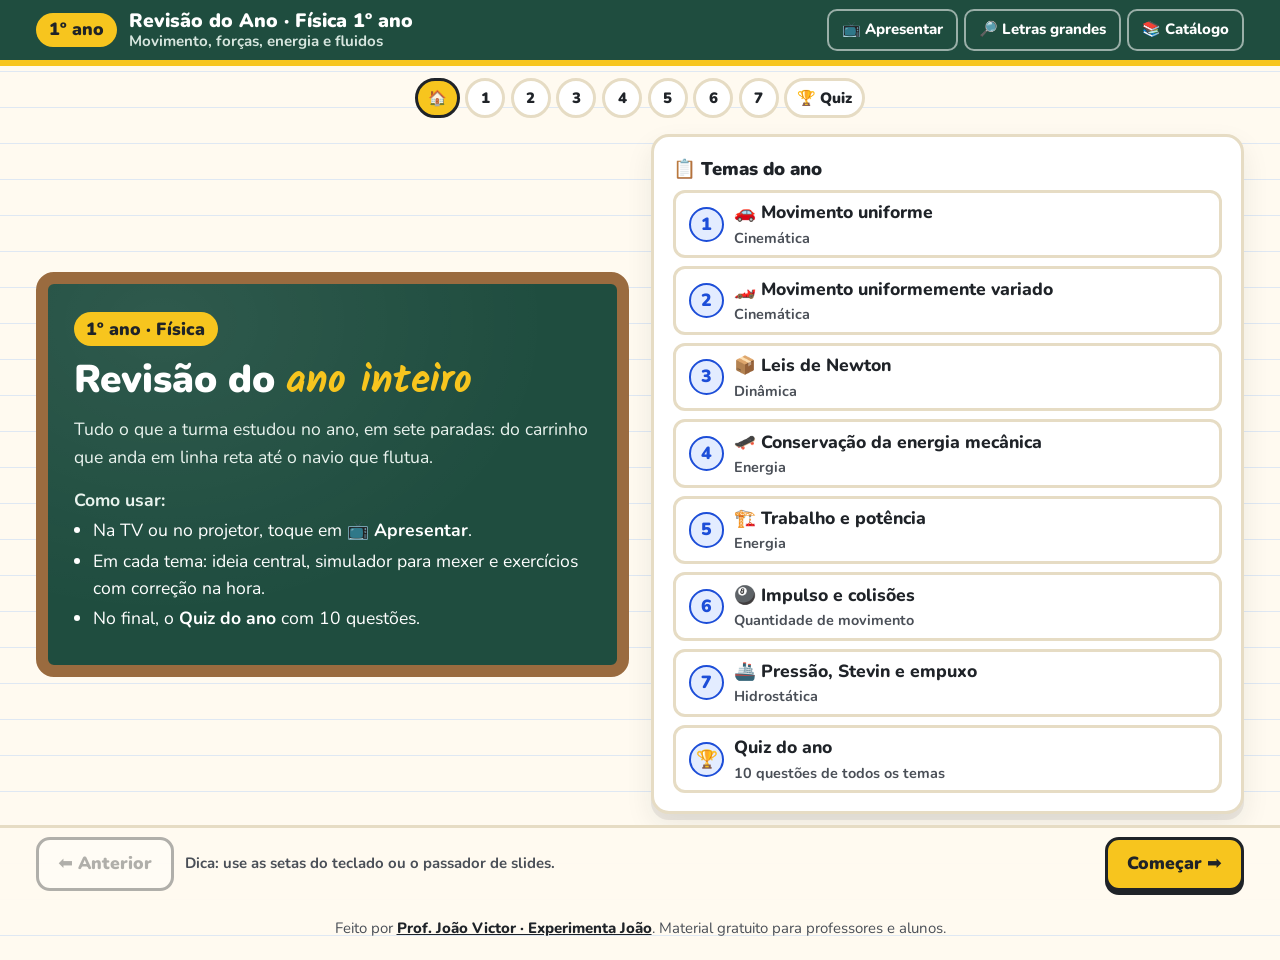
<file: revisao/1ano.html>
<!DOCTYPE html>
<html lang="pt-BR">
<head>
<meta charset="UTF-8">
<meta name="viewport" content="width=device-width, initial-scale=1.0">
<title>Revisão do Ano · Física 1º ano | Experimenta João</title>
<meta name="description" content="Revisão de Física do 1º ano em modo apresentação: cinemática, leis de Newton, energia, trabalho e potência, impulso e hidrostática, com simuladores e exercícios.">
<meta name="theme-color" content="#1f4d3f">
<link rel="preconnect" href="https://fonts.googleapis.com">
<link rel="preconnect" href="https://fonts.gstatic.com" crossorigin>
<link href="https://fonts.googleapis.com/css2?family=Nunito:wght@400;600;700;800;900&family=Kalam:wght@700&display=swap" rel="stylesheet">
<link rel="stylesheet" href="estilo.css">
</head>
<body>
<script src="motor.js"></script>
<script>
(function () {
  var g = 10;

  // Desenha eixos de um gráfico simples dentro do SVG
  function grafico(R, svg, x0, y0, w, h, tMax, yMin, yMax, rotY) {
    var gr = R.sv("g", null, svg);
    R.sv("rect", { x: x0, y: y0, width: w, height: h, fill: "#fff", stroke: "#c9d3df" }, gr);
    var yZero = y0 + h * (yMax / (yMax - yMin));
    R.sv("line", { x1: x0, y1: yZero, x2: x0 + w, y2: yZero, stroke: "#1f2328", "stroke-width": 2 }, gr);
    R.sv("line", { x1: x0, y1: y0, x2: x0, y2: y0 + h, stroke: "#1f2328", "stroke-width": 2 }, gr);
    for (var t = 0; t <= tMax; t += 2) {
      var x = x0 + w * t / tMax;
      R.sv("line", { x1: x, y1: y0, x2: x, y2: y0 + h, stroke: "#eef2f7" }, gr);
      R.sv("text", { x: x, y: y0 + h + 14, "font-size": 11, "text-anchor": "middle", fill: "#4a4f57" }, gr).textContent = t;
    }
    R.sv("text", { x: x0 + w, y: y0 + h + 28, "font-size": 12, "text-anchor": "end", fill: "#4a4f57", "font-weight": 700 }, gr).textContent = "tempo (s)";
    R.sv("text", { x: x0 + 4, y: y0 + 13, "font-size": 12, fill: "#4a4f57", "font-weight": 700 }, gr).textContent = rotY;
    R.sv("text", { x: x0 - 5, y: y0 + 4, "font-size": 11, "text-anchor": "end", fill: "#4a4f57" }, gr).textContent = yMax;
    R.sv("text", { x: x0 - 5, y: y0 + h, "font-size": 11, "text-anchor": "end", fill: "#4a4f57" }, gr).textContent = yMin;
    var linha = R.sv("polyline", { fill: "none", stroke: "#1d4ed8", "stroke-width": 3, points: "" }, gr);
    return {
      ponto: function (pts) {
        linha.setAttribute("points", pts.map(function (p) {
          var yy = Math.max(yMin, Math.min(yMax, p[1]));
          return (x0 + w * p[0] / tMax).toFixed(1) + "," + (y0 + h * (yMax - yy) / (yMax - yMin)).toFixed(1);
        }).join(" "));
      }
    };
  }
  function carro(R, svg, cor) {
    var gr = R.sv("g", null, svg);
    R.sv("rect", { x: -22, y: -26, width: 44, height: 18, rx: 5, fill: cor, stroke: "#1f2328", "stroke-width": 2 }, gr);
    R.sv("rect", { x: -12, y: -36, width: 22, height: 12, rx: 3, fill: "#cfe3ff", stroke: "#1f2328", "stroke-width": 2 }, gr);
    R.sv("circle", { cx: -12, cy: -6, r: 6, fill: "#1f2328" }, gr);
    R.sv("circle", { cx: 12, cy: -6, r: 6, fill: "#1f2328" }, gr);
    return gr;
  }
  function seta(R, pai, cor) {
    var gr = R.sv("g", null, pai);
    var l = R.sv("line", { stroke: cor, "stroke-width": 5, "stroke-linecap": "round" }, gr);
    var p = R.sv("polygon", { fill: cor }, gr);
    var t = R.sv("text", { "font-size": 14, "font-weight": 800, fill: cor, "text-anchor": "middle" }, gr);
    return function (x1, y1, x2, y2, rot) {
      var len = Math.hypot(x2 - x1, y2 - y1);
      gr.style.display = len < 3 ? "none" : "";
      if (len < 3) return;
      var ux = (x2 - x1) / len, uy = (y2 - y1) / len;
      l.setAttribute("x1", x1); l.setAttribute("y1", y1); l.setAttribute("x2", x2 - ux * 8); l.setAttribute("y2", y2 - uy * 8);
      p.setAttribute("points", [x2, y2, x2 - ux * 14 - uy * 8, y2 - uy * 14 + ux * 8, x2 - ux * 14 + uy * 8, y2 - uy * 14 - ux * 8].join(","));
      t.setAttribute("x", (x1 + x2) / 2 + uy * 18); t.setAttribute("y", (y1 + y2) / 2 - ux * 16 + 5); t.textContent = rot || "";
    };
  }

  Revisao.iniciar({
    serie: "1º ano",
    titulo: "Revisão do Ano · Física 1º ano",
    subtitulo: "Movimento, forças, energia e fluidos",
    cor: "#1d4ed8", corClara: "#e3ecff",
    apresentacao: "Tudo o que a turma estudou no ano, em sete paradas: do carrinho que anda em linha reta até o navio que flutua.",
    slides: [
      {
        tema: "Cinemática", icone: "🚗", titulo: "Movimento uniforme",
        ideia: "<p>No movimento uniforme a <strong>velocidade é constante</strong>: o corpo anda distâncias iguais em tempos iguais.</p><p>O gráfico da posição pelo tempo vira uma <strong>reta</strong>. Quanto mais inclinada, maior a velocidade. Velocidade negativa quer dizer andar para trás (para a esquerda).</p>",
        formula: 's = s<sub>0</sub> + v · t<small>s: posição (m) · s₀: posição inicial · v: velocidade (m/s) · t: tempo (s)</small>',
        pergunta: { p: "Dois carros andam a 10 m/s, um saindo do marco 0 e outro do marco 20 m. Os gráficos deles são parecidos em quê? E diferentes em quê?", r: "As retas são paralelas (mesma inclinação = mesma velocidade) e começam em alturas diferentes (posição inicial diferente)." },
        simTitulo: "Carrinho na pista",
        sim: function (box, R) {
          var svg = R.palco(600, 300, "Carrinho em uma pista graduada e gráfico da posição pelo tempo");
          R.sv("rect", { x: 0, y: 0, width: 600, height: 110, fill: "#e8f4ff" }, svg);
          R.sv("rect", { x: 0, y: 92, width: 600, height: 18, fill: "#9aa5b1" }, svg);
          for (var m = 0; m <= 100; m += 10) {
            var x = 40 + m * 5.2;
            R.sv("line", { x1: x, y1: 92, x2: x, y2: 100, stroke: "#fff", "stroke-width": 2 }, svg);
            R.sv("text", { x: x, y: 124, "font-size": 11, "text-anchor": "middle", fill: "#4a4f57" }, svg).textContent = m + " m";
          }
          var gr = grafico(R, svg, 50, 140, 520, 120, 10, 0, 100, "posição (m)");
          var c = carro(R, svg, "#f7c51e");
          var ctr = R.controles();
          var s0 = R.slider(ctr, "Posição inicial (s₀)", 0, 50, 5, 10, function (v) { return v + " m"; }, reset);
          var vv = R.slider(ctr, "Velocidade (v)", -10, 10, 1, 8, function (v) { return v + " m/s"; }, reset);
          var bts = R.el("div", { class: "opcoes", style: "margin-top:.6rem" }, box);
          R.botao(bts, "▶ Soltar", function () { if (t >= 10 || fora) reset(); rodando = true; }, true);
          R.botao(bts, "↺ Reiniciar", reset);
          var L = R.leituras();
          var t = 0, rodando = false, pts = [], fora = false;
          function pos() { return s0.v + vv.v * t; }
          function desenha() {
            var s = pos();
            c.setAttribute("transform", "translate(" + (40 + Math.max(-5, Math.min(105, s)) * 5.2) + ",92)" + (vv.v < 0 ? " scale(-1,1)" : ""));
            gr.ponto(pts);
            L.set("t", "Tempo", R.fmt(t, 1) + " s");
            L.set("s", "Posição", R.fmt(s, 1) + " m");
            L.set("v", "Velocidade", vv.v + " m/s");
          }
          function reset() { t = 0; rodando = false; fora = false; pts = [[0, s0.v]]; desenha(); }
          R.animar(function (dt) {
            if (!rodando) return;
            t = Math.min(10, t + dt * 1.5);
            var s = pos();
            pts.push([t, s]);
            if (s > 100 || s < 0) { fora = true; rodando = false; }
            if (t >= 10) rodando = false;
            desenha();
          });
          reset();
        },
        exercicios: [
          { p: "Um ciclista segue a função s = 20 + 5t (SI). Qual a posição dele em t = 4 s?", ops: ["25 m", "29 m", "40 m", "45 m"], c: 2, exp: "s = 20 + 5 · 4 = 20 + 20 = 40 m." },
          { p: "No gráfico s × t de um movimento uniforme, a reta desce com o tempo. Isso significa que:", ops: ["o corpo está parado", "a velocidade é negativa (anda para trás)", "o corpo está acelerando", "a posição inicial é zero"], c: 1, exp: "Reta descendo = posição diminuindo = velocidade negativa. Teste no simulador com v negativo." }
        ]
      },
      {
        tema: "Cinemática", icone: "🏎️", titulo: "Movimento uniformemente variado",
        ideia: "<p>Agora a velocidade <strong>muda sempre do mesmo jeito</strong>: a aceleração é constante.</p><p>O gráfico velocidade × tempo é uma reta, e a <strong>área embaixo dele é o deslocamento</strong>. Aceleração negativa com velocidade positiva quer dizer frear.</p>",
        formula: 'v = v<sub>0</sub> + a · t<br><span class="giz">s = v<sub>0</sub>t + a t² / 2</span><small>a: aceleração (m/s²) · v₀: velocidade inicial</small>',
        pergunta: { p: "Um carro freia com aceleração de −2 m/s². O que acontece com a velocidade a cada segundo?", r: "Diminui 2 m/s a cada segundo, até parar. Mostre no simulador com v₀ = 10 e a = −2: para em 5 s." },
        simTitulo: "Acelerando e freando",
        sim: function (box, R) {
          var svg = R.palco(600, 300, "Carro acelerando na pista e gráfico da velocidade pelo tempo");
          R.sv("rect", { x: 0, y: 0, width: 600, height: 110, fill: "#e8f4ff" }, svg);
          R.sv("rect", { x: 0, y: 92, width: 600, height: 18, fill: "#9aa5b1" }, svg);
          for (var m = 0; m <= 100; m += 20) R.sv("text", { x: 40 + m * 5.2, y: 124, "font-size": 11, "text-anchor": "middle", fill: "#4a4f57" }, svg).textContent = m + " m";
          var gr = grafico(R, svg, 50, 140, 520, 120, 10, -10, 30, "velocidade (m/s)");
          var area = R.sv("polygon", { fill: "rgba(247,197,30,.35)" }, svg);
          var c = carro(R, svg, "#e85d3a");
          var ctr = R.controles();
          var v0 = R.slider(ctr, "Velocidade inicial (v₀)", 0, 15, 1, 2, function (v) { return v + " m/s"; }, reset);
          var a = R.slider(ctr, "Aceleração (a)", -3, 3, 0.5, 2, function (v) { return R.fmt(v, 1) + " m/s²"; }, reset);
          var bts = R.el("div", { class: "opcoes", style: "margin-top:.6rem" }, box);
          R.botao(bts, "▶ Acelerar", function () { if (t >= 10 || fim) reset(); rodando = true; }, true);
          R.botao(bts, "↺ Reiniciar", reset);
          var L = R.leituras();
          var av = R.aviso();
          var t = 0, rodando = false, pts = [], fim = false;
          function vel() { return v0.v + a.v * t; }
          function des() { return v0.v * t + a.v * t * t / 2; }
          function desenha() {
            var s = des();
            c.setAttribute("transform", "translate(" + (40 + Math.max(-5, Math.min(105, s)) * 5.2) + ",92)");
            gr.ponto(pts);
            var yz = 140 + 120 * 30 / 40;
            area.setAttribute("points", [50 + ",", yz].join("") + " " + pts.map(function (p) { return (50 + 52 * p[0]).toFixed(1) + "," + (140 + 120 * (30 - Math.max(-10, Math.min(30, p[1]))) / 40).toFixed(1); }).join(" ") + " " + (50 + 52 * t).toFixed(1) + "," + yz);
            L.set("t", "Tempo", R.fmt(t, 1) + " s");
            L.set("v", "Velocidade", R.fmt(vel(), 1) + " m/s");
            L.set("s", "Deslocamento (área amarela)", R.fmt(s, 1) + " m");
          }
          function reset() {
            t = 0; rodando = false; fim = false; pts = [[0, v0.v]];
            av.set(a.v > 0 ? "Aceleração a favor do movimento: a velocidade aumenta." : a.v < 0 ? "Aceleração contra o movimento: o carro está freando." : "Aceleração zero: é movimento uniforme!", "neutro");
            desenha();
          }
          R.animar(function (dt) {
            if (!rodando) return;
            t = Math.min(10, t + dt * 1.5);
            pts.push([t, vel()]);
            var s = des();
            if (s > 100 || s < -5) { rodando = false; fim = true; }
            if (t >= 10) rodando = false;
            desenha();
          });
          reset();
        },
        exercicios: [
          { p: "Um carro parte com 2 m/s e acelera 3 m/s². Qual a velocidade dele após 4 s?", ops: ["5 m/s", "12 m/s", "14 m/s", "24 m/s"], c: 2, exp: "v = v₀ + a·t = 2 + 3·4 = 14 m/s." },
          { p: "No gráfico velocidade × tempo, a área entre a linha e o eixo do tempo representa:", ops: ["a aceleração", "o deslocamento", "a força", "a massa"], c: 1, exp: "A área sob o gráfico v × t é o deslocamento. No simulador ela aparece em amarelo." }
        ]
      },
      {
        tema: "Dinâmica", icone: "📦", titulo: "Leis de Newton",
        ideia: "<p><strong>1ª lei (inércia):</strong> sem força resultante, o corpo continua parado ou em movimento uniforme.</p><p><strong>2ª lei:</strong> a força resultante produz aceleração, F = m · a. <strong>3ª lei:</strong> toda ação tem reação de mesmo valor e sentido oposto, em corpos diferentes.</p><p>O <strong>atrito</strong> sempre se opõe ao deslizamento.</p>",
        formula: 'F<sub>R</sub> = m · a<br><span class="giz">F<sub>at</sub> = μ · N</span><small>F_R: força resultante (N) · m: massa (kg) · μ: coeficiente de atrito · N: normal</small>',
        pergunta: { p: "Se você empurra um armário e ele não sai do lugar, a sua força é menor que a força do atrito?", r: "Não: o atrito estático fica igual à sua força (até um limite). A resultante é zero, por isso não há aceleração. Mostre com F pequena no simulador." },
        simTitulo: "Empurrando a caixa",
        sim: function (box, R) {
          var svg = R.palco(600, 230, "Caixa sendo empurrada sobre o chão com setas de força");
          R.sv("rect", { x: 0, y: 0, width: 600, height: 230, fill: "#f6fbff" }, svg);
          R.sv("rect", { x: 0, y: 170, width: 600, height: 60, fill: "#c8b28c" }, svg);
          for (var k = 0; k < 600; k += 24) R.sv("line", { x1: k, y1: 170, x2: k + 12, y2: 182, stroke: "#a68d63", "stroke-width": 2 }, svg);
          var cx = R.sv("g", null, svg);
          R.sv("rect", { x: -40, y: -70, width: 80, height: 70, rx: 4, fill: "#d9a35b", stroke: "#1f2328", "stroke-width": 3 }, cx);
          var tm = R.sv("text", { x: 0, y: -28, "text-anchor": "middle", "font-size": 18, "font-weight": 900, fill: "#1f2328" }, cx);
          var sF = seta(R, svg, "#1d4ed8"), sA = seta(R, svg, "#b42318");
          var ctr = R.controles();
          var F = R.slider(ctr, "Força aplicada (F)", 0, 120, 5, 60, function (v) { return v + " N"; }, reset);
          var m = R.slider(ctr, "Massa da caixa (m)", 2, 30, 1, 10, function (v) { return v + " kg"; }, reset);
          var mu = R.slider(ctr, "Coeficiente de atrito (μ)", 0, 0.6, 0.05, 0.2, function (v) { return R.fmt(v, 2); }, reset);
          var bts = R.el("div", { class: "opcoes", style: "margin-top:.6rem" }, box);
          R.botao(bts, "↺ Voltar a caixa", reset);
          var L = R.leituras(); var av = R.aviso();
          var x = 80, v = 0;
          function calc() {
            var N = m.v * g, max = mu.v * N, fat, a;
            if (F.v <= max) { fat = F.v; a = 0; } else { fat = max; a = (F.v - max) / m.v; }
            return { N: N, fat: fat, a: a, fr: F.v - fat };
          }
          function desenha() {
            var r = calc();
            cx.setAttribute("transform", "translate(" + x + ",170)");
            tm.textContent = m.v + " kg";
            sF.call(null, x - 40 - F.v * 1.3 - 4, 135, x - 44, 135, "F = " + F.v + " N");
            sA.call(null, x - 40, 186, x - 40 - r.fat * 1.3, 186, r.fat > 0 ? "atrito " + R.fmt(r.fat, 0) + " N" : "");
            L.set("p", "Peso = normal", R.fmt(r.N, 0) + " N");
            L.set("fat", "Atrito", R.fmt(r.fat, 1) + " N");
            L.set("fr", "Força resultante", R.fmt(r.fr, 1) + " N");
            L.set("a", "Aceleração", R.fmt(r.a, 2) + " m/s²");
            if (r.a === 0) av.set(F.v === 0 ? "Sem força aplicada: a caixa fica parada (inércia)." : "O atrito equilibra a força: resultante zero, a caixa fica parada.", "neutro");
            else av.set("Resultante de " + R.fmt(r.fr, 1) + " N ÷ " + m.v + " kg = " + R.fmt(r.a, 2) + " m/s² de aceleração.");
          }
          function reset() { x = 220; v = 0; desenha(); }
          R.animar(function (dt) {
            var r = calc();
            v += r.a * dt; x += v * dt * 12;
            if (x > 640) x = -40;
            if (r.a > 0) desenha();
          });
          reset();
        },
        exercicios: [
          { p: "Uma caixa de 10 kg é empurrada com força resultante de 50 N. Qual a aceleração?", ops: ["0,2 m/s²", "5 m/s²", "40 m/s²", "500 m/s²"], c: 1, exp: "a = F / m = 50 / 10 = 5 m/s²." },
          { p: "Um livro em repouso sobre a mesa. A reação ao peso do livro (força que a Terra faz nele) é:", ops: ["a força normal da mesa", "a força que o livro faz na Terra", "o atrito", "não existe reação"], c: 1, exp: "Ação e reação agem em corpos diferentes: a Terra puxa o livro e o livro puxa a Terra. A normal não é a reação do peso." }
        ]
      },
      {
        tema: "Energia", icone: "🛹", titulo: "Conservação da energia mecânica",
        ideia: "<p>Na pista de skate, a energia <strong>troca de forma</strong>: lá em cima é potencial gravitacional, embaixo vira cinética.</p><p>Sem atrito, a <strong>energia mecânica total fica constante</strong>. Com atrito, uma parte vira calor e o skatista não volta à mesma altura.</p>",
        formula: 'E<sub>c</sub> = m v² / 2 &nbsp; · &nbsp; E<sub>p</sub> = m g h<br><span class="giz">E<sub>mec</sub> = E<sub>c</sub> + E<sub>p</sub></span><small>g = 10 m/s² · energia em joules (J)</small>',
        pergunta: { p: "Se o skatista soltar de uma altura 4 vezes maior, a velocidade lá embaixo fica 4 vezes maior?", r: "Não, fica 2 vezes maior, porque v = √(2gh). A energia cresce 4 vezes, mas a velocidade entra ao quadrado." },
        simTitulo: "Pista de skate",
        sim: function (box, R) {
          var svg = R.palco(600, 300, "Skatista em uma pista em U com barras de energia");
          var H = 10, X = 10; // pista: y = H x² / X², x de -10 a 10 m
          function px(x) { return 40 + (x + X) / (2 * X) * 380; }
          function py(y) { return 270 - y * 22; }
          R.sv("rect", { x: 0, y: 0, width: 600, height: 300, fill: "#f6fbff" }, svg);
          var d = "";
          for (var k = -X; k <= X + 0.01; k += 0.25) d += (k === -X ? "M" : "L") + px(k).toFixed(1) + "," + py(H * k * k / (X * X)).toFixed(1);
          R.sv("path", { d: d + " L420,290 L40,290 Z", fill: "#d8dee6" }, svg);
          R.sv("path", { d: d, fill: "none", stroke: "#1f2328", "stroke-width": 4 }, svg);
          for (var hh = 0; hh <= 10; hh += 2) R.sv("text", { x: 30, y: py(hh) + 4, "font-size": 11, "text-anchor": "end", fill: "#4a4f57" }, svg).textContent = hh + " m";
          var sk = R.sv("g", null, svg);
          R.sv("circle", { cx: 0, cy: -26, r: 7, fill: "#f2c9a0", stroke: "#1f2328", "stroke-width": 2 }, sk);
          R.sv("line", { x1: 0, y1: -19, x2: 0, y2: -8, stroke: "#1f2328", "stroke-width": 4 }, sk);
          R.sv("rect", { x: -12, y: -8, width: 24, height: 5, rx: 2, fill: "#e85d3a" }, sk);
          // barras
          var bx = 455, nomes = [["Ep", "#1d4ed8"], ["Ec", "#e85d3a"], ["Total", "#157f3b"]], barras = [];
          R.sv("text", { x: 515, y: 24, "font-size": 13, "font-weight": 800, "text-anchor": "middle", fill: "#1f2328" }, svg).textContent = "Energia (J)";
          nomes.forEach(function (n, i) {
            R.sv("rect", { x: bx + i * 42, y: 40, width: 30, height: 220, fill: "#fff", stroke: "#c9d3df" }, svg);
            barras.push(R.sv("rect", { x: bx + i * 42, width: 30, fill: n[1] }, svg));
            R.sv("text", { x: bx + i * 42 + 15, y: 278, "font-size": 12, "font-weight": 800, "text-anchor": "middle", fill: n[1] }, svg).textContent = n[0];
          });
          var ctr = R.controles();
          var h0 = R.slider(ctr, "Altura de largada (h)", 1, 10, 0.5, 8, function (v) { return R.fmt(v, 1) + " m"; }, reset);
          var m = R.slider(ctr, "Massa do skatista", 30, 90, 5, 50, function (v) { return v + " kg"; }, reset);
          var at = R.opcoes(ctr, "Atrito", [{ v: 0, t: "Sem atrito" }, { v: 1, t: "Com atrito" }], 0, reset);
          var L = R.leituras();
          var x, dir, E, Emax;
          function y(xx) { return H * xx * xx / (X * X); }
          function reset() { x = -X * Math.sqrt(h0.v / H) * 0.995; dir = 1; E = m.v * g * h0.v; Emax = m.v * g * 10; desenha(0); }
          function desenha(v) {
            var yy = y(x);
            var ang = Math.atan(2 * H * x / (X * X) * 22 / 19) * 180 / Math.PI;
            sk.setAttribute("transform", "translate(" + px(x) + "," + py(yy) + ") rotate(" + (-ang) + ")");
            var ep = m.v * g * yy, ec = Math.max(0, E - ep);
            [ep, ec, E].forEach(function (val, i) { var hgt = 220 * val / Emax; barras[i].setAttribute("y", 260 - hgt); barras[i].setAttribute("height", hgt); });
            L.set("h", "Altura agora", R.fmt(yy, 1) + " m");
            L.set("v", "Velocidade", R.fmt(v, 1) + " m/s");
            L.set("ep", "Potencial", R.fmt(ep, 0) + " J");
            L.set("ec", "Cinética", R.fmt(ec, 0) + " J");
          }
          R.animar(function (dt) {
            var sub = 8, v = 0;
            for (var i = 0; i < sub; i++) {
              var h = E / (m.v * g) - y(x);
              v = Math.sqrt(Math.max(0, 2 * g * h));
              var incl = 2 * H * x / (X * X);
              var dx = dir * v * dt / sub / Math.sqrt(1 + incl * incl);
              var xn = x + dx;
              if (E / (m.v * g) - y(xn) <= 0) { dir = -dir; continue; }
              if (at.v) E = Math.max(0, E - 0.04 * m.v * g * Math.abs(dx) * Math.sqrt(1 + incl * incl));
              x = xn;
            }
            if (E < m.v * g * 0.02) { E = 0; x = 0; }
            desenha(v);
          });
          reset();
        },
        exercicios: [
          { p: "Um skatista (sem atrito) sai do repouso de 5 m de altura. Qual a velocidade dele no ponto mais baixo? (g = 10 m/s²)", ops: ["5 m/s", "10 m/s", "50 m/s", "100 m/s"], c: 1, exp: "m g h = m v² / 2 → v = √(2 · 10 · 5) = √100 = 10 m/s. Repare que a massa nem entra na conta." },
          { p: "Se a velocidade de um carro dobra, a energia cinética:", ops: ["dobra", "fica igual", "fica 4 vezes maior", "cai pela metade"], c: 2, exp: "Ec = m v² / 2: a velocidade é elevada ao quadrado, então 2² = 4 vezes mais energia." }
        ]
      },
      {
        tema: "Energia", icone: "🏗️", titulo: "Trabalho e potência",
        ideia: "<p><strong>Trabalho</strong> é a energia transferida por uma força ao longo de um deslocamento. Para erguer um corpo, o trabalho é m · g · h.</p><p><strong>Potência</strong> é a rapidez dessa transferência: o mesmo trabalho feito em menos tempo exige mais potência.</p>",
        formula: 'τ = F · d · cos θ &nbsp; · &nbsp; τ<sub>peso</sub> = m g h<br><span class="giz">P = τ / Δt</span><small>trabalho em joules (J) · potência em watts (W = J/s)</small>',
        pergunta: { p: "Subir a escada da escola correndo ou andando: em qual caso o seu trabalho é maior? E a potência?", r: "O trabalho é o mesmo (mesmo peso, mesma altura). A potência é maior correndo, porque o tempo é menor." },
        simTitulo: "Guindaste",
        sim: function (box, R) {
          var svg = R.palco(600, 300, "Guindaste erguendo uma carga");
          R.sv("rect", { x: 0, y: 0, width: 600, height: 300, fill: "#f6fbff" }, svg);
          R.sv("rect", { x: 0, y: 270, width: 600, height: 30, fill: "#9aa5b1" }, svg);
          R.sv("rect", { x: 140, y: 20, width: 18, height: 250, fill: "#f7c51e", stroke: "#1f2328", "stroke-width": 3 }, svg);
          R.sv("rect", { x: 100, y: 20, width: 260, height: 16, fill: "#f7c51e", stroke: "#1f2328", "stroke-width": 3 }, svg);
          var cabo = R.sv("line", { x1: 320, y1: 36, x2: 320, stroke: "#1f2328", "stroke-width": 3 }, svg);
          var carga = R.sv("g", null, svg);
          R.sv("rect", { x: -32, y: 0, width: 64, height: 40, fill: "#d9a35b", stroke: "#1f2328", "stroke-width": 3 }, carga);
          var tm = R.sv("text", { x: 0, y: 26, "text-anchor": "middle", "font-size": 14, "font-weight": 900 }, carga);
          var marcaH = R.sv("line", { x1: 380, x2: 380, y2: 270, stroke: "#1d4ed8", "stroke-width": 3, "stroke-dasharray": "6 4" }, svg);
          var txtH = R.sv("text", { x: 388, "font-size": 14, "font-weight": 900, fill: "#1d4ed8" }, svg);
          var ctr = R.controles();
          var m = R.slider(ctr, "Massa da carga", 10, 500, 10, 100, function (v) { return v + " kg"; }, reset);
          var h = R.slider(ctr, "Altura", 1, 20, 1, 10, function (v) { return v + " m"; }, reset);
          var dt0 = R.slider(ctr, "Tempo para subir", 2, 40, 1, 10, function (v) { return v + " s"; }, reset);
          var bts = R.el("div", { class: "opcoes", style: "margin-top:.6rem" }, box);
          R.botao(bts, "▶ Erguer", function () { if (sub >= 1) reset(); rodando = true; }, true);
          R.botao(bts, "↺ Baixar", reset);
          var L = R.leituras(); var av = R.aviso();
          var sub = 0, rodando = false;
          function desenha() {
            var yTopo = 270 - 40 - sub * h.v * 10;
            carga.setAttribute("transform", "translate(320," + yTopo + ")");
            cabo.setAttribute("y2", yTopo);
            tm.textContent = m.v + " kg";
            marcaH.setAttribute("y1", 270 - h.v * 10); txtH.setAttribute("y", 270 - h.v * 5); txtH.textContent = "h = " + h.v + " m";
            var W = m.v * g * h.v, P = W / dt0.v;
            L.set("w", "Trabalho (m g h)", R.fmt(W, 0) + " J");
            L.set("p", "Potência", R.fmt(P, 0) + " W");
            L.set("t", "Tempo decorrido", R.fmt(sub * dt0.v, 1) + " s");
            av.set("Isso equivale a " + R.fmt(P / 10, 0) + " lâmpadas LED de 10 W acesas ao mesmo tempo.", "neutro");
          }
          function reset() { sub = 0; rodando = false; desenha(); }
          R.animar(function (dt) { if (!rodando) return; sub = Math.min(1, sub + dt * 2 / dt0.v * 2); if (sub >= 1) rodando = false; desenha(); });
          reset();
        },
        exercicios: [
          { p: "Um motor ergue 50 kg a 3 m de altura em 10 s. Qual a potência? (g = 10 m/s²)", ops: ["15 W", "150 W", "1500 W", "500 W"], c: 1, exp: "τ = m g h = 50 · 10 · 3 = 1500 J. P = 1500 / 10 = 150 W." },
          { p: "Uma pessoa segura uma mochila parada, sem se mover. O trabalho da força que ela faz na mochila é:", ops: ["positivo", "negativo", "nulo, porque não há deslocamento", "igual ao peso"], c: 2, exp: "Sem deslocamento, τ = F · d = F · 0 = 0. Cansar não é o mesmo que realizar trabalho no sentido da Física." }
        ]
      },
      {
        tema: "Quantidade de movimento", icone: "🎱", titulo: "Impulso e colisões",
        ideia: "<p>A <strong>quantidade de movimento</strong> (Q = m · v) mede o quanto é difícil parar um corpo.</p><p>Em uma colisão sem forças externas, a <strong>Q total antes é igual à Q total depois</strong>. Já a energia cinética só se conserva se a colisão for elástica.</p><p><strong>Impulso</strong> (I = F · Δt) é o que muda a quantidade de movimento.</p>",
        formula: 'Q = m · v &nbsp; · &nbsp; I = F · Δt = ΔQ<br><span class="giz">Q<sub>antes</sub> = Q<sub>depois</sub></span><small>Q em kg·m/s · I em N·s</small>',
        pergunta: { p: "Por que o airbag protege, se a velocidade do carro antes da batida é a mesma?", r: "O impulso para parar a pessoa é o mesmo, mas o airbag aumenta o tempo de contato. Com Δt maior, a força média F = ΔQ/Δt fica menor." },
        simTitulo: "Carrinhos que colidem",
        sim: function (box, R) {
          var svg = R.palco(600, 170, "Dois carrinhos em um trilho que colidem");
          R.sv("rect", { x: 0, y: 0, width: 600, height: 170, fill: "#f6fbff" }, svg);
          R.sv("rect", { x: 0, y: 130, width: 600, height: 12, fill: "#9aa5b1" }, svg);
          function cart(cor) { var gr = R.sv("g", null, svg); var r = R.sv("rect", { y: -40, height: 34, rx: 5, fill: cor, stroke: "#1f2328", "stroke-width": 3 }, gr); R.sv("circle", { cx: 12, cy: -4, r: 6, fill: "#1f2328" }, gr); var w2 = R.sv("circle", { cy: -4, r: 6, fill: "#1f2328" }, gr); var t = R.sv("text", { y: -18, "text-anchor": "middle", "font-size": 13, "font-weight": 900, fill: "#fff" }, gr); return { g: gr, r: r, w2: w2, t: t }; }
          var A = cart("#1d4ed8"), B = cart("#e85d3a");
          var ctr = R.controles();
          var m1 = R.slider(ctr, "Massa azul", 1, 5, 1, 2, function (v) { return v + " kg"; }, reset);
          var v1 = R.slider(ctr, "Velocidade azul", 0, 8, 1, 6, function (v) { return v + " m/s"; }, reset);
          var m2 = R.slider(ctr, "Massa laranja", 1, 5, 1, 1, function (v) { return v + " kg"; }, reset);
          var v2 = R.slider(ctr, "Velocidade laranja", -6, 4, 1, 0, function (v) { return v + " m/s"; }, reset);
          var tipo = R.opcoes(ctr, "Tipo de colisão", [{ v: "in", t: "Grudam" }, { v: "el", t: "Quicam (elástica)" }], "in", reset);
          var bts = R.el("div", { class: "opcoes", style: "margin-top:.6rem" }, box);
          R.botao(bts, "▶ Soltar", function () { if (acabou) reset(); rodando = true; }, true);
          R.botao(bts, "↺ Reiniciar", reset);
          var L = R.leituras();
          var xa, xb, va, vb, bateu, rodando, acabou;
          function larg(m) { return 40 + m * 8; }
          function desenha() {
            [[A, xa, m1.v], [B, xb, m2.v]].forEach(function (c) {
              var w = larg(c[2]);
              c[0].r.setAttribute("x", 0); c[0].r.setAttribute("width", w); c[0].w2.setAttribute("cx", w - 12);
              c[0].t.setAttribute("x", w / 2); c[0].t.textContent = c[2] + " kg";
              c[0].g.setAttribute("transform", "translate(" + c[1] + ",130)");
            });
            var qa = m1.v * v1.v + m2.v * v2.v;
            var eca = m1.v * v1.v * v1.v / 2 + m2.v * v2.v * v2.v / 2;
            L.set("qa", "Q total antes", R.fmt(qa, 1) + " kg·m/s");
            L.set("ea", "Ec total antes", R.fmt(eca, 1) + " J");
            if (bateu) {
              L.set("qd", "Q total depois", R.fmt(m1.v * va + m2.v * vb, 1) + " kg·m/s");
              L.set("ed", "Ec total depois", R.fmt(m1.v * va * va / 2 + m2.v * vb * vb / 2, 1) + " J");
              L.set("vd", "Velocidades depois", R.fmt(va, 2) + " e " + R.fmt(vb, 2) + " m/s");
            } else { L.set("qd", "Q total depois", "?"); L.set("ed", "Ec total depois", "?"); L.set("vd", "Velocidades depois", "?"); }
          }
          function reset() { xa = 40; xb = 330; va = v1.v; vb = v2.v; bateu = false; rodando = false; acabou = false; desenha(); }
          R.animar(function (dt) {
            if (!rodando) return;
            var esc = 35;
            xa += va * dt * esc; xb += vb * dt * esc;
            if (!bateu && xa + larg(m1.v) >= xb) {
              bateu = true; xa = xb - larg(m1.v);
              var M = m1.v + m2.v;
              if (tipo.v === "in") { va = vb = (m1.v * v1.v + m2.v * v2.v) / M; }
              else { va = ((m1.v - m2.v) * v1.v + 2 * m2.v * v2.v) / M; vb = ((m2.v - m1.v) * v2.v + 2 * m1.v * v1.v) / M; }
            }
            if (xa < -120 || xb > 640 || xa > 640 || (!bateu && va <= vb && xa + larg(m1.v) < xb && Math.abs(va - vb) < 1e-9)) { rodando = false; acabou = true; }
            if (xa < -120 || xb > 640) { rodando = false; acabou = true; }
            desenha();
          });
          reset();
        },
        exercicios: [
          { p: "Um carrinho de 2 kg a 6 m/s bate em outro de 1 kg parado e eles grudam. Qual a velocidade do conjunto?", ops: ["2 m/s", "3 m/s", "4 m/s", "6 m/s"], c: 2, exp: "Q antes = 2 · 6 = 12 kg·m/s. Depois: 3 kg · v = 12 → v = 4 m/s. Confira no simulador." },
          { p: "Na colisão em que os carrinhos grudam, a energia cinética total:", ops: ["se conserva", "diminui, parte vira calor e deformação", "aumenta", "vira quantidade de movimento"], c: 1, exp: "A quantidade de movimento se conserva, mas a energia cinética não: parte dela vira calor, som e deformação." }
        ]
      },
      {
        tema: "Hidrostática", icone: "🚢", titulo: "Pressão, Stevin e empuxo",
        ideia: "<p>Quanto <strong>mais fundo</strong>, maior a pressão: cada 10 m de água somam cerca de 1 atmosfera (Stevin).</p><p>O <strong>empuxo</strong> é a força para cima que o líquido faz e vale o peso do líquido deslocado (Arquimedes). O corpo <strong>flutua</strong> quando é menos denso que o líquido.</p>",
        formula: 'p = p<sub>atm</sub> + ρ g h<br><span class="giz">E = ρ<sub>líquido</sub> · g · V<sub>imerso</sub></span><small>ρ: densidade (kg/m³) · p em pascal (Pa) · 1 atm ≈ 100 000 Pa</small>',
        pergunta: { p: "Um navio de aço (aço é 8 vezes mais denso que a água) flutua. Como isso é possível?", r: "O casco é oco: o que importa é a densidade média do navio (aço + ar), que fica menor que a da água. Ele desloca muita água, e o empuxo equilibra o peso." },
        simTitulo: "Tanque de água",
        sim: function (box, R) {
          var svg = R.palco(600, 320, "Tanque com líquido, um mergulhador e um bloco que flutua ou afunda");
          R.sv("rect", { x: 0, y: 0, width: 600, height: 320, fill: "#f6fbff" }, svg);
          var liq = R.sv("rect", { x: 40, y: 60, width: 520, height: 240, fill: "#9fd3ff" }, svg);
          R.sv("rect", { x: 40, y: 40, width: 520, height: 260, fill: "none", stroke: "#1f2328", "stroke-width": 4 }, svg);
          for (var p = 0; p <= 20; p += 5) R.sv("text", { x: 34, y: 64 + p * 11.5, "font-size": 11, "text-anchor": "end", fill: "#4a4f57" }, svg).textContent = p + " m";
          var sensor = R.sv("g", null, svg);
          R.sv("circle", { cx: 0, cy: 0, r: 12, fill: "#f7c51e", stroke: "#1f2328", "stroke-width": 3 }, sensor);
          R.sv("text", { x: 0, y: 5, "text-anchor": "middle", "font-size": 13, "font-weight": 900 }, sensor).textContent = "p";
          var bloco = R.sv("rect", { x: 380, width: 80, height: 80, fill: "#d9a35b", stroke: "#1f2328", "stroke-width": 3 }, svg);
          var sE = seta(R, svg, "#157f3b"), sP = seta(R, svg, "#b42318");
          var ctr = R.controles();
          var hS = R.slider(ctr, "Profundidade do sensor", 0, 20, 1, 10, function (v) { return v + " m"; }, desenha);
          var rho = R.slider(ctr, "Densidade do bloco", 200, 3000, 50, 600, function (v) { return v + " kg/m³"; }, desenha);
          var liqSel = R.opcoes(ctr, "Líquido", [{ v: 1000, t: "Água doce" }, { v: 1030, t: "Água do mar" }, { v: 900, t: "Óleo" }], 1000, desenha);
          var L = R.leituras(); var av = R.aviso();
          var V = 0.001; // 1 litro de bloco
          function desenha() {
            var rl = liqSel.v;
            liq.setAttribute("fill", rl === 900 ? "#f3d27a" : rl === 1030 ? "#7fc0e8" : "#9fd3ff");
            sensor.setAttribute("transform", "translate(160," + (60 + hS.v * 11.5) + ")");
            var pr = 100000 + rl * g * hS.v;
            var fr = rho.v / rl, yb, E;
            if (fr < 1) { yb = 60 - 80 * (1 - fr); E = rl * g * V * fr; }
            else { yb = 300 - 80; E = rl * g * V; }
            bloco.setAttribute("y", yb);
            var P = rho.v * g * V;
            sP.call(null, 420, yb + 40, 420, yb + 40 + Math.min(110, P * 4), "P");
            sE.call(null, 420, yb + 40, 420, yb + 40 - Math.min(110, E * 4), "E");
            L.set("p", "Pressão no sensor", R.fmt(pr, 0) + " Pa (" + R.fmt(pr / 100000, 2) + " atm)");
            L.set("P", "Peso do bloco (1 L)", R.fmt(P, 1) + " N");
            L.set("E", "Empuxo", R.fmt(E, 1) + " N");
            if (fr < 1) av.set("Flutua: " + R.fmt(fr * 100, 0) + "% do bloco fica submerso, e o empuxo iguala o peso.");
            else av.set("Afunda: o bloco é mais denso que o líquido. Empuxo máximo (" + R.fmt(E, 1) + " N) menor que o peso.", "alerta");
          }
          desenha();
        },
        exercicios: [
          { p: "Um mergulhador está a 10 m de profundidade no mar. A pressão sobre ele é de aproximadamente:", ops: ["1 atm", "2 atm", "10 atm", "0,1 atm"], c: 1, exp: "1 atm do ar + cerca de 1 atm de cada 10 m de água = 2 atm (≈ 200 000 Pa)." },
          { p: "Um bloco de densidade 600 kg/m³ é colocado em água (1000 kg/m³). O que acontece?", ops: ["Afunda", "Flutua com 60% submerso", "Flutua com 40% submerso", "Fica no meio da água"], c: 1, exp: "Fração submersa = 600 / 1000 = 0,6, ou seja, 60% do bloco fica dentro da água." }
        ]
      }
    ],
    quiz: [
      { tema: "Cinemática", p: "Um ônibus percorre 120 km em 2 h. Qual a velocidade média?", ops: ["240 km/h", "60 km/h", "122 km/h", "30 km/h"], c: 1, exp: "v = Δs / Δt = 120 / 2 = 60 km/h." },
      { tema: "Cinemática", p: "Para converter 72 km/h em m/s, fazemos:", ops: ["72 × 3,6 = 259,2 m/s", "72 ÷ 3,6 = 20 m/s", "72 ÷ 60 = 1,2 m/s", "72 × 1000 = 72 000 m/s"], c: 1, exp: "De km/h para m/s divide-se por 3,6: 72 ÷ 3,6 = 20 m/s." },
      { tema: "Cinemática", p: "Um carro freia de 20 m/s até parar em 4 s. Qual a aceleração?", ops: ["5 m/s²", "−5 m/s²", "80 m/s²", "−80 m/s²"], c: 1, exp: "a = Δv / Δt = (0 − 20) / 4 = −5 m/s². O sinal negativo indica freada." },
      { tema: "Leis de Newton", p: "Num ônibus que freia de repente, os passageiros são jogados para a frente por causa:", ops: ["da força de reação", "da inércia", "do atrito do banco", "da gravidade"], c: 1, exp: "Pela 1ª lei, o corpo tende a continuar em movimento quando o ônibus para." },
      { tema: "Leis de Newton", p: "Uma força resultante de 30 N age em um corpo de 6 kg. A aceleração é:", ops: ["180 m/s²", "0,2 m/s²", "5 m/s²", "36 m/s²"], c: 2, exp: "a = F / m = 30 / 6 = 5 m/s²." },
      { tema: "Energia", p: "Uma bola de 2 kg está a 5 m de altura. A energia potencial gravitacional é (g = 10 m/s²):", ops: ["10 J", "25 J", "100 J", "50 J"], c: 2, exp: "Ep = m g h = 2 · 10 · 5 = 100 J." },
      { tema: "Energia", p: "Um carro de 1000 kg a 10 m/s tem energia cinética de:", ops: ["5 000 J", "10 000 J", "50 000 J", "100 000 J"], c: 2, exp: "Ec = m v² / 2 = 1000 · 100 / 2 = 50 000 J." },
      { tema: "Trabalho e potência", p: "Dois motores erguem a mesma carga à mesma altura. O motor A leva 5 s e o B leva 10 s. Então:", ops: ["A realiza mais trabalho", "B realiza mais trabalho", "o trabalho é igual, mas A tem o dobro da potência", "a potência é igual"], c: 2, exp: "Mesmo trabalho (m g h). Potência = trabalho / tempo, então A (metade do tempo) tem o dobro." },
      { tema: "Impulso", p: "Uma força de 200 N age por 0,1 s em uma bola. O impulso é:", ops: ["20 N·s", "2000 N·s", "200 N·s", "2 N·s"], c: 0, exp: "I = F · Δt = 200 · 0,1 = 20 N·s." },
      { tema: "Hidrostática", p: "Uma prensa hidráulica tem êmbolos de 10 cm² e 200 cm². Aplicando 50 N no menor, o maior recebe:", ops: ["50 N", "250 N", "1000 N", "2,5 N"], c: 2, exp: "Pascal: F₁/A₁ = F₂/A₂ → F₂ = 50 · 200 / 10 = 1000 N." }
    ]
  });
})();
</script>
</body>
</html>
</file>
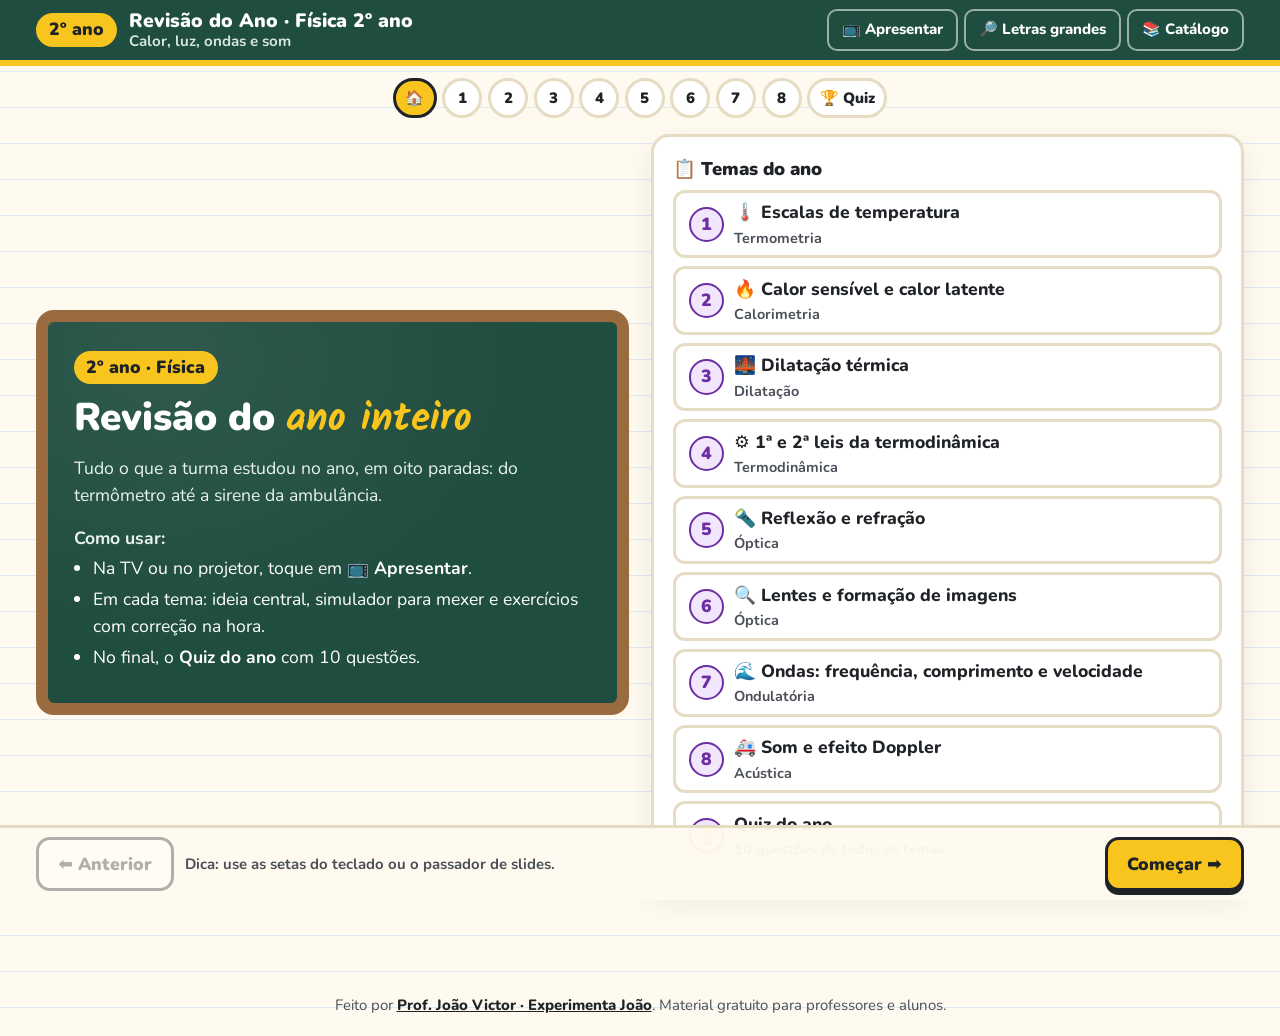
<file: revisao/2ano.html>
<!DOCTYPE html>
<html lang="pt-BR">
<head>
<meta charset="UTF-8">
<meta name="viewport" content="width=device-width, initial-scale=1.0">
<title>Revisão do Ano · Física 2º ano | Experimenta João</title>
<meta name="description" content="Revisão de Física do 2º ano em modo apresentação: termologia, termodinâmica, óptica, ondas e som, com simuladores e exercícios.">
<meta name="theme-color" content="#1f4d3f">
<link rel="preconnect" href="https://fonts.googleapis.com">
<link rel="preconnect" href="https://fonts.gstatic.com" crossorigin>
<link href="https://fonts.googleapis.com/css2?family=Nunito:wght@400;600;700;800;900&family=Kalam:wght@700&display=swap" rel="stylesheet">
<link rel="stylesheet" href="estilo.css">
</head>
<body>
<script src="motor.js"></script>
<script>
(function () {
  function seta(R, pai, cor, larg) {
    var gr = R.sv("g", null, pai);
    var l = R.sv("line", { stroke: cor, "stroke-width": larg || 4, "stroke-linecap": "round" }, gr);
    var p = R.sv("polygon", { fill: cor }, gr);
    return function (x1, y1, x2, y2, tracejado) {
      var len = Math.hypot(x2 - x1, y2 - y1);
      gr.style.display = len < 3 ? "none" : "";
      if (len < 3) return;
      var ux = (x2 - x1) / len, uy = (y2 - y1) / len;
      l.setAttribute("x1", x1); l.setAttribute("y1", y1); l.setAttribute("x2", x2 - ux * 6); l.setAttribute("y2", y2 - uy * 6);
      l.setAttribute("stroke-dasharray", tracejado ? "8 6" : "none");
      p.setAttribute("points", [x2, y2, x2 - ux * 13 - uy * 7, y2 - uy * 13 + ux * 7, x2 - ux * 13 + uy * 7, y2 - uy * 13 - ux * 7].join(","));
    };
  }
  function termometro(R, svg, x, y, alt, cor) {
    R.sv("rect", { x: x - 9, y: y, width: 18, height: alt, rx: 9, fill: "#fff", stroke: "#1f2328", "stroke-width": 3 }, svg);
    R.sv("circle", { cx: x, cy: y + alt + 8, r: 16, fill: cor, stroke: "#1f2328", "stroke-width": 3 }, svg);
    var col = R.sv("rect", { x: x - 5, width: 10, fill: cor }, svg);
    return function (frac) { frac = Math.max(0, Math.min(1, frac)); var h = (alt - 6) * frac + 6; col.setAttribute("y", y + alt - h + 4); col.setAttribute("height", h); };
  }

  Revisao.iniciar({
    serie: "2º ano",
    titulo: "Revisão do Ano · Física 2º ano",
    subtitulo: "Calor, luz, ondas e som",
    cor: "#6b2fa3", corClara: "#f1e6fb",
    apresentacao: "Tudo o que a turma estudou no ano, em oito paradas: do termômetro até a sirene da ambulância.",
    slides: [
      {
        tema: "Termometria", icone: "🌡️", titulo: "Escalas de temperatura",
        ideia: "<p>Temperatura mede o <strong>grau de agitação das partículas</strong>. Três escalas são usadas: Celsius, Fahrenheit e Kelvin.</p><p>O Kelvin é a escala absoluta: o <strong>zero absoluto (0 K = −273 °C)</strong> é o ponto em que a agitação seria mínima. Não existe temperatura negativa em Kelvin.</p>",
        formula: 'C / 5 = (F − 32) / 9 = (K − 273) / 5<br><span class="giz">K = C + 273</span><small>água congela: 0 °C = 32 °F = 273 K · ferve: 100 °C = 212 °F = 373 K</small>',
        pergunta: { p: "Existe uma temperatura em que Celsius e Fahrenheit marcam o mesmo número?", r: "Sim: −40 °C = −40 °F. Use o botão −40 no simulador e mostre os dois termômetros iguais." },
        simTitulo: "Três termômetros",
        sim: function (box, R) {
          var svg = R.palco(600, 300, "Três termômetros nas escalas Celsius, Fahrenheit e Kelvin");
          R.sv("rect", { x: 0, y: 0, width: 600, height: 300, fill: "#f6fbff" }, svg);
          var esc = [{ n: "Celsius", x: 130, cor: "#e85d3a", u: "°C" }, { n: "Fahrenheit", x: 300, cor: "#6b2fa3", u: "°F" }, { n: "Kelvin", x: 470, cor: "#1d4ed8", u: "K" }];
          esc.forEach(function (e) {
            e.set = termometro(R, svg, e.x, 40, 190, e.cor);
            R.sv("text", { x: e.x, y: 28, "text-anchor": "middle", "font-weight": 900, "font-size": 15 }, svg).textContent = e.n;
            e.t = R.sv("text", { x: e.x + 24, "font-weight": 900, "font-size": 18, fill: e.cor }, svg);
          });
          var ctr = R.controles();
          var C = R.slider(ctr, "Temperatura", -50, 150, 1, 25, function (v) { return v + " °C"; }, desenha);
          var pres = R.el("div", { class: "opcoes", style: "margin-top:.5rem" }, box);
          [[-40, "−40 (iguais!)"], [0, "🧊 0 gelo"], [36.5, "🤒 36,5 corpo"], [100, "♨️ 100 fervura"]].forEach(function (p) {
            R.botao(pres, p[1], function () { C.set(p[0]); desenha(); });
          });
          var L = R.leituras();
          function desenha() {
            var c = C.v, f = c * 9 / 5 + 32, k = c + 273;
            var frac = (c + 50) / 200;
            [c, f, k].forEach(function (v, i) {
              esc[i].set(frac);
              esc[i].t.setAttribute("y", 40 + 190 - 190 * frac + 10);
              esc[i].t.textContent = R.fmt(v, 1) + " " + esc[i].u;
            });
            L.set("c", "Celsius", R.fmt(c, 1) + " °C"); L.set("f", "Fahrenheit", R.fmt(f, 1) + " °F"); L.set("k", "Kelvin", R.fmt(k, 1) + " K");
          }
          desenha();
        },
        exercicios: [
          { p: "Um dia de 25 °C corresponde a quantos kelvin?", ops: ["25 K", "248 K", "298 K", "77 K"], c: 2, exp: "K = C + 273 = 25 + 273 = 298 K." },
          { p: "Um termômetro americano marca 212 °F. Isso equivale a:", ops: ["100 °C", "212 °C", "180 °C", "0 °C"], c: 0, exp: "C/5 = (212 − 32)/9 = 20 → C = 100 °C, a fervura da água ao nível do mar." }
        ]
      },
      {
        tema: "Calorimetria", icone: "🔥", titulo: "Calor sensível e calor latente",
        ideia: "<p><strong>Calor</strong> é energia que passa do corpo mais quente para o mais frio.</p><p>Quando o corpo recebe calor e a temperatura sobe, é <strong>calor sensível</strong>. Cada material tem seu <strong>calor específico</strong>: a água esquenta devagar, o metal esquenta rápido.</p><p>Quando a temperatura para de subir e o material muda de estado (ferve, derrete), é <strong>calor latente</strong>.</p>",
        formula: 'Q = m · c · ΔT<br><span class="giz">Q = m · L</span><small>c da água = 1 cal/g·°C · L de vaporização da água = 540 cal/g</small>',
        pergunta: { p: "Por que a areia da praia queima o pé ao meio-dia, mas a água do mar continua fresca?", r: "A água tem calor específico muito maior que a areia: recebendo o mesmo calor do Sol, a temperatura dela sobe bem menos." },
        simTitulo: "Aquecendo no fogo",
        sim: function (box, R) {
          var svg = R.palco(600, 300, "Recipiente sobre a chama com termômetro");
          R.sv("rect", { x: 0, y: 0, width: 600, height: 300, fill: "#f6fbff" }, svg);
          R.sv("rect", { x: 150, y: 250, width: 200, height: 14, fill: "#4a4f57" }, svg);
          var chamas = R.sv("g", null, svg);
          for (var i = 0; i < 5; i++) R.sv("path", { d: "M" + (180 + i * 35) + ",250 q10,-30 0,-45 q-10,20 -10,30 z", fill: "#f7a21e" }, chamas);
          var corpo = R.sv("rect", { x: 170, y: 130, width: 160, height: 110, rx: 8, stroke: "#1f2328", "stroke-width": 4 }, svg);
          var bolhas = R.sv("g", null, svg);
          var nomeM = R.sv("text", { x: 250, y: 190, "text-anchor": "middle", "font-weight": 900, "font-size": 17, fill: "#1f2328" }, svg);
          var setT = termometro(R, svg, 430, 50, 190, "#e85d3a");
          var tT = R.sv("text", { x: 455, y: 150, "font-weight": 900, "font-size": 18, fill: "#e85d3a" }, svg);
          var ctr = R.controles();
          var mat = R.opcoes(ctr, "Material", [{ v: "agua", t: "💧 Água" }, { v: "al", t: "Alumínio" }, { v: "fe", t: "Ferro" }], "agua", desenha);
          var m = R.slider(ctr, "Massa", 50, 1000, 50, 200, function (v) { return v + " g"; }, desenha);
          var Q = R.slider(ctr, "Calor fornecido (Q)", 0, 40000, 500, 4000, function (v) { return R.fmt(v, 0) + " cal"; }, desenha);
          var L = R.leituras(); var av = R.aviso();
          var D = { agua: { c: 1, n: "Água", cor: "#9fd3ff" }, al: { c: 0.22, n: "Alumínio", cor: "#c9d1da" }, fe: { c: 0.11, n: "Ferro", cor: "#8a8f98" } };
          var ferve = false, t = 0;
          function desenha() {
            var d = D[mat.v], T0 = 20;
            var dT = Q.v / (m.v * d.c), Tf = T0 + dT, sobra = 0;
            ferve = false;
            if (mat.v === "agua" && Tf > 100) { sobra = Q.v - m.v * d.c * 80; Tf = 100; ferve = true; }
            corpo.setAttribute("fill", d.cor); nomeM.textContent = d.n + " · " + m.v + " g";
            chamas.style.opacity = 0.25 + 0.75 * Q.v / 40000;
            var tmax = 400;
            setT(Math.min(Tf, tmax) / tmax); tT.textContent = R.fmt(Tf, 1) + " °C";
            L.set("c", "Calor específico", R.fmt(d.c, 2) + " cal/g·°C");
            L.set("dt", "Variação ΔT", R.fmt(Tf - T0, 1) + " °C");
            L.set("tf", "Temperatura final", R.fmt(Tf, 1) + " °C");
            if (ferve) {
              var vap = Math.min(m.v, sobra / 540);
              av.set("A água chegou a 100 °C e está fervendo. O calor que sobra (" + R.fmt(sobra, 0) + " cal) vira calor latente: vaporiza cerca de " + R.fmt(vap, 0) + " g de água, e a temperatura não sobe mais.", "alerta");
            } else if ((mat.v === "al" && Tf > 660) || (mat.v === "fe" && Tf > 1538)) {
              av.set("Com tanto calor o " + d.n.toLowerCase() + " já teria derretido (alumínio funde a 660 °C, ferro a 1538 °C). Aí entra o calor latente de fusão.", "alerta");
            } else av.set("Começou a 20 °C. ΔT = Q ÷ (m · c) = " + R.fmt(Q.v, 0) + " ÷ (" + m.v + " · " + R.fmt(d.c, 2) + ") = " + R.fmt(Tf - T0, 1) + " °C.");
            bolhas.innerHTML = "";
          }
          R.animar(function (dt) {
            if (!ferve) return;
            t += dt;
            if (Math.random() < 0.3) { var b = R.sv("circle", { cx: 185 + Math.random() * 130, cy: 235, r: 3 + Math.random() * 4, fill: "#fff", opacity: .8 }, bolhas); b._v = 40 + Math.random() * 40; }
            Array.prototype.slice.call(bolhas.children).forEach(function (b) { var y = +b.getAttribute("cy") - b._v * dt; if (y < 135) b.remove(); else b.setAttribute("cy", y); });
          });
          desenha();
        },
        exercicios: [
          { p: "Quanto calor é preciso para aquecer 200 g de água de 20 °C até 40 °C? (c = 1 cal/g·°C)", ops: ["20 cal", "200 cal", "4 000 cal", "8 000 cal"], c: 2, exp: "Q = m · c · ΔT = 200 · 1 · 20 = 4 000 cal." },
          { p: "Durante a fervura da água, a temperatura fica em 100 °C mesmo com o fogo aceso porque:", ops: ["o fogo perde força", "o calor está sendo usado para mudar de estado (calor latente)", "a água perde massa", "o termômetro trava"], c: 1, exp: "Na mudança de estado o calor rompe as ligações entre as moléculas em vez de aumentar a agitação. Teste no simulador com muito calor." }
        ]
      },
      {
        tema: "Dilatação", icone: "🌉", titulo: "Dilatação térmica",
        ideia: "<p>Ao esquentar, as partículas vibram mais e se afastam: o corpo <strong>aumenta de tamanho</strong>.</p><p>O aumento depende do <strong>material</strong> (coeficiente α), do <strong>tamanho inicial</strong> e da <strong>variação de temperatura</strong>. Por isso pontes e trilhos têm juntas de dilatação.</p>",
        formula: 'ΔL = L<sub>0</sub> · α · ΔT<small>α do aço = 12 × 10⁻⁶ °C⁻¹ · ΔL e L₀ na mesma unidade</small>',
        pergunta: { p: "Por que é mais fácil abrir um pote de vidro com tampa de metal depois de passar água quente na tampa?", r: "O metal tem coeficiente de dilatação maior que o vidro: a tampa dilata mais e afrouxa." },
        simTitulo: "Barra de ponte",
        sim: function (box, R) {
          var svg = R.palco(600, 230, "Barra que aumenta de tamanho ao ser aquecida, com junta de dilatação");
          R.sv("rect", { x: 0, y: 0, width: 600, height: 230, fill: "#f6fbff" }, svg);
          R.sv("rect", { x: 20, y: 120, width: 30, height: 90, fill: "#9aa5b1", stroke: "#1f2328", "stroke-width": 3 }, svg);
          R.sv("rect", { x: 540, y: 120, width: 40, height: 90, fill: "#9aa5b1", stroke: "#1f2328", "stroke-width": 3 }, svg);
          var barra = R.sv("rect", { x: 50, y: 90, height: 30, stroke: "#1f2328", "stroke-width": 3 }, svg);
          var orig = R.sv("line", { y1: 70, y2: 135, stroke: "#1d4ed8", "stroke-width": 2, "stroke-dasharray": "5 4" }, svg);
          R.sv("text", { x: 300, y: 30, "text-anchor": "middle", "font-size": 13, "font-weight": 800, fill: "#4a4f57" }, svg).textContent = "Desenho com a dilatação aumentada para dar para ver";
          var tGap = R.sv("text", { x: 520, y: 60, "text-anchor": "middle", "font-size": 13, "font-weight": 900 }, svg);
          var ctr = R.controles();
          var mat = R.opcoes(ctr, "Material", [{ v: 12e-6, t: "Aço" }, { v: 17e-6, t: "Cobre" }, { v: 23e-6, t: "Alumínio" }, { v: 9e-6, t: "Vidro" }], 12e-6, desenha);
          var L0 = R.slider(ctr, "Comprimento inicial", 1, 100, 1, 10, function (v) { return v + " m"; }, desenha);
          var dT = R.slider(ctr, "Aquecimento ΔT", 0, 100, 5, 50, function (v) { return v + " °C"; }, desenha);
          var L = R.leituras(); var av = R.aviso();
          function desenha() {
            var dL = L0.v * mat.v * dT.v; // m
            var base = 440, extra = Math.min(48, dL * 1000 * 1.5);
            barra.setAttribute("width", base + extra);
            var heat = dT.v / 100;
            barra.setAttribute("fill", "rgb(" + Math.round(150 + 105 * heat) + "," + Math.round(160 - 60 * heat) + "," + Math.round(175 - 120 * heat) + ")");
            orig.setAttribute("x1", 50 + base); orig.setAttribute("x2", 50 + base);
            var folga = 50 - extra;
            tGap.textContent = folga > 2 ? "junta: sobra espaço" : "encostou!";
            L.set("dl", "Dilatação ΔL", R.fmt(dL * 1000, 2) + " mm");
            L.set("lf", "Comprimento final", R.fmt(L0.v + dL, 5) + " m");
            L.set("a", "Coeficiente α", R.fmt(mat.v * 1e6, 0) + " × 10⁻⁶ /°C");
            av.set("ΔL = " + L0.v + " · " + R.fmt(mat.v * 1e6, 0) + "×10⁻⁶ · " + dT.v + " = " + R.fmt(dL * 1000, 2) + " mm", folga > 2 ? "" : "alerta");
          }
          desenha();
        },
        exercicios: [
          { p: "Um trilho de aço de 10 m é aquecido em 50 °C. Quanto ele dilata? (α = 12 × 10⁻⁶ °C⁻¹)", ops: ["0,6 mm", "6 mm", "60 mm", "600 mm"], c: 1, exp: "ΔL = 10 · 12×10⁻⁶ · 50 = 0,006 m = 6 mm." },
          { p: "Duas barras iguais, uma de alumínio e outra de aço, são aquecidas igualmente. Qual dilata mais?", ops: ["A de aço", "A de alumínio, que tem α maior", "As duas dilatam igual", "Nenhuma dilata"], c: 1, exp: "O alumínio tem α ≈ 23×10⁻⁶ /°C, quase o dobro do aço." }
        ]
      },
      {
        tema: "Termodinâmica", icone: "⚙️", titulo: "1ª e 2ª leis da termodinâmica",
        ideia: "<p><strong>1ª lei:</strong> o calor que o gás recebe vira trabalho (o gás empurra o êmbolo) e aumento de energia interna (o gás esquenta). É a conservação da energia.</p><p><strong>2ª lei:</strong> o calor flui sozinho do quente para o frio, e nenhuma máquina térmica transforma 100% do calor em trabalho.</p>",
        formula: 'Q = τ + ΔU<br><span class="giz">η = τ / Q<sub>quente</sub> &lt; 100%</span><small>Q &gt; 0: gás recebe calor · τ &gt; 0: gás se expande · ΔU &gt; 0: gás esquenta</small>',
        pergunta: { p: "Se um gás recebe 500 J de calor e não consegue se expandir (êmbolo travado), para onde vai a energia?", r: "Toda para a energia interna: τ = 0, então ΔU = Q = 500 J e o gás esquenta. Coloque τ = 0 no simulador." },
        simTitulo: "Gás no cilindro",
        sim: function (box, R) {
          var svg = R.palco(600, 280, "Cilindro com gás e êmbolo móvel");
          R.sv("rect", { x: 0, y: 0, width: 600, height: 280, fill: "#f6fbff" }, svg);
          var gas = R.sv("rect", { x: 160, width: 200, fill: "#ffd9c7" }, svg);
          R.sv("path", { d: "M160,40 L160,250 L360,250 L360,40", fill: "none", stroke: "#1f2328", "stroke-width": 5 }, svg);
          var emb = R.sv("rect", { x: 162, width: 196, height: 16, fill: "#4a4f57" }, svg);
          var haste = R.sv("rect", { x: 254, y: 0, width: 12, fill: "#4a4f57" }, svg);
          var partes = R.sv("g", null, svg), ps = [];
          for (var i = 0; i < 26; i++) ps.push({ el: R.sv("circle", { r: 5, fill: "#e85d3a" }, partes), x: 170 + Math.random() * 180, y: 150 + Math.random() * 90, a: Math.random() * 6.28 });
          var chama = R.sv("g", null, svg);
          for (var k = 0; k < 4; k++) R.sv("path", { d: "M" + (195 + k * 45) + ",275 q10,-26 0,-38 q-10,18 -10,26 z", fill: "#f7a21e" }, chama);
          var sQ = seta(R, svg, "#e85d3a", 5), sT = seta(R, svg, "#1d4ed8", 5);
          var tQ = R.sv("text", { x: 440, y: 230, "font-weight": 900, "font-size": 15, fill: "#e85d3a" }, svg);
          var tT = R.sv("text", { x: 440, y: 60, "font-weight": 900, "font-size": 15, fill: "#1d4ed8" }, svg);
          var ctr = R.controles();
          var Q = R.slider(ctr, "Calor recebido (Q)", -600, 1000, 50, 500, function (v) { return v + " J"; }, desenha);
          var T = R.slider(ctr, "Trabalho do gás (τ)", -600, 1000, 50, 200, function (v) { return v + " J"; }, desenha);
          var L = R.leituras(); var av = R.aviso();
          var yEmb, vel;
          function desenha() {
            var dU = Q.v - T.v;
            yEmb = 130 - T.v * 0.07;
            gas.setAttribute("y", yEmb + 16); gas.setAttribute("height", 250 - yEmb - 16);
            emb.setAttribute("y", yEmb); haste.setAttribute("height", yEmb);
            var temp = Math.max(-1, Math.min(1, dU / 800));
            gas.setAttribute("fill", temp >= 0 ? "rgb(255," + Math.round(217 - 110 * temp) + "," + Math.round(199 - 150 * temp) + ")" : "rgb(" + Math.round(255 + 120 * temp) + "," + Math.round(217 + 20 * temp) + ",255)");
            vel = 60 * (1 + temp * 0.9);
            chama.style.opacity = Q.v > 0 ? 0.3 + 0.7 * Q.v / 1000 : 0;
            if (Q.v >= 0) sQ(420, 250, 370, 200); else sQ(370, 200, 420, 250);
            tQ.textContent = Q.v >= 0 ? "recebe " + Q.v + " J" : "cede " + (-Q.v) + " J";
            if (T.v >= 0) sT(300, yEmb - 10, 300, yEmb - 10 - Math.min(60, T.v * 0.06 + 10)); else sT(300, yEmb - 70, 300, yEmb - 12);
            tT.textContent = T.v > 0 ? "gás se expande" : T.v < 0 ? "gás é comprimido" : "êmbolo parado";
            L.set("q", "Calor Q", Q.v + " J"); L.set("t", "Trabalho τ", T.v + " J"); L.set("u", "Energia interna ΔU = Q − τ", dU + " J");
            av.set(dU > 0 ? "ΔU positivo: o gás esquenta (partículas mais rápidas)." : dU < 0 ? "ΔU negativo: o gás esfria (partículas mais lentas)." : "ΔU = 0: temperatura constante (transformação isotérmica).", dU === 0 ? "neutro" : dU > 0 ? "alerta" : "");
          }
          R.animar(function (dt) {
            ps.forEach(function (p) {
              p.x += Math.cos(p.a) * vel * dt; p.y += Math.sin(p.a) * vel * dt;
              if (p.x < 168 || p.x > 352) { p.a = Math.PI - p.a; p.x = Math.max(168, Math.min(352, p.x)); }
              if (p.y < yEmb + 24 || p.y > 243) { p.a = -p.a; p.y = Math.max(yEmb + 24, Math.min(243, p.y)); }
              p.el.setAttribute("cx", p.x); p.el.setAttribute("cy", p.y);
            });
          });
          desenha();
        },
        exercicios: [
          { p: "Um gás recebe 500 J de calor e realiza 200 J de trabalho. A variação da energia interna é:", ops: ["700 J", "300 J", "−300 J", "2,5 J"], c: 1, exp: "ΔU = Q − τ = 500 − 200 = 300 J. O gás esquenta." },
          { p: "Segundo a 2ª lei da termodinâmica, uma máquina térmica:", ops: ["pode ter rendimento de 100%", "sempre rejeita parte do calor para a fonte fria", "cria energia", "funciona sem fonte quente"], c: 1, exp: "Nenhuma máquina térmica transforma todo o calor em trabalho: parte sempre vai para a fonte fria." }
        ]
      },
      {
        tema: "Óptica", icone: "🔦", titulo: "Reflexão e refração",
        ideia: "<p>Quando a luz chega na fronteira entre dois meios, uma parte <strong>reflete</strong> (ângulo de reflexão = ângulo de incidência) e outra parte <strong>refrata</strong>, mudando de velocidade e de direção.</p><p>Indo para um meio <strong>mais refringente</strong> (n maior), a luz fica mais lenta e se <strong>aproxima da normal</strong>. Do mais para o menos refringente, acima do ângulo limite, ocorre <strong>reflexão total</strong> (fibra óptica).</p>",
        formula: 'n<sub>1</sub> · sen θ<sub>1</sub> = n<sub>2</sub> · sen θ<sub>2</sub><br><span class="giz">n = c / v</span><small>n do ar = 1 · água = 1,33 · vidro = 1,5 · diamante = 2,42</small>',
        pergunta: { p: "Por que um lápis dentro do copo d'água parece quebrado?", r: "A luz que vem da parte submersa refrata ao sair da água para o ar e muda de direção; o olho interpreta a imagem em outra posição." },
        simTitulo: "Raio de luz",
        sim: function (box, R) {
          var svg = R.palco(600, 340, "Raio de luz passando de um meio para outro");
          var cima = R.sv("rect", { x: 0, y: 0, width: 600, height: 170 }, svg);
          var baixo = R.sv("rect", { x: 0, y: 170, width: 600, height: 170 }, svg);
          R.sv("line", { x1: 300, y1: 10, x2: 300, y2: 330, stroke: "#4a4f57", "stroke-width": 2, "stroke-dasharray": "6 5" }, svg);
          R.sv("text", { x: 306, y: 22, "font-size": 12, fill: "#4a4f57", "font-weight": 700 }, svg).textContent = "normal";
          var tC = R.sv("text", { x: 14, y: 26, "font-weight": 900, "font-size": 15 }, svg);
          var tB = R.sv("text", { x: 14, y: 326, "font-weight": 900, "font-size": 15 }, svg);
          var sI = seta(R, svg, "#e8a400", 5), sR = seta(R, svg, "#e8a400", 3), sF = seta(R, svg, "#e85d3a", 5);
          var aI = R.sv("text", { "font-size": 14, "font-weight": 900, fill: "#8a6a00" }, svg), aF = R.sv("text", { "font-size": 14, "font-weight": 900, fill: "#b42318" }, svg);
          var ctr = R.controles();
          var meios = [{ v: 1, t: "Ar" }, { v: 1.33, t: "Água" }, { v: 1.5, t: "Vidro" }, { v: 2.42, t: "Diamante" }];
          var n1 = R.opcoes(ctr, "Meio de cima (de onde a luz vem)", meios, 1, desenha);
          var n2 = R.opcoes(ctr, "Meio de baixo", meios, 1.5, desenha);
          var ang = R.slider(ctr, "Ângulo de incidência", 0, 85, 1, 40, function (v) { return v + "°"; }, desenha);
          var L = R.leituras(); var av = R.aviso();
          function cor(n) { return n === 1 ? "#f6fbff" : n === 1.33 ? "#cfe9fb" : n === 1.5 ? "#dfeee9" : "#ece3fb"; }
          function nome(n) { return meios.filter(function (m) { return m.v === n; })[0].t; }
          function desenha() {
            cima.setAttribute("fill", cor(n1.v)); baixo.setAttribute("fill", cor(n2.v));
            tC.textContent = nome(n1.v) + " (n = " + R.fmt(n1.v, 2) + ")"; tB.textContent = nome(n2.v) + " (n = " + R.fmt(n2.v, 2) + ")";
            var i = ang.v * Math.PI / 180, Lr = 150;
            sI(300 - Lr * Math.sin(i), 170 - Lr * Math.cos(i), 300, 170);
            sR(300, 170, 300 + Lr * Math.sin(i), 170 - Lr * Math.cos(i));
            aI.setAttribute("x", 300 - 70 * Math.sin(i / 2) - 30); aI.setAttribute("y", 170 - 70 * Math.cos(i / 2)); aI.textContent = ang.v + "°";
            var s = n1.v * Math.sin(i) / n2.v;
            L.set("v2", "Velocidade embaixo", R.fmt(300000 / n2.v, 0) + " km/s");
            if (s > 1) {
              sF(300, 170, 300, 170); aF.textContent = "";
              var lim = Math.asin(n2.v / n1.v) * 180 / Math.PI;
              L.set("r", "Ângulo de refração", "não há");
              L.set("lim", "Ângulo limite", R.fmt(lim, 1) + "°");
              av.set("Reflexão total! O ângulo passou do limite (" + R.fmt(lim, 1) + "°) e toda a luz volta. É assim que funciona a fibra óptica.", "alerta");
            } else {
              var r = Math.asin(s);
              sF(300, 170, 300 + Lr * Math.sin(r), 170 + Lr * Math.cos(r));
              aF.setAttribute("x", 300 + 70 * Math.sin(r / 2) + 6); aF.setAttribute("y", 170 + 70 * Math.cos(r / 2) + 6); aF.textContent = R.fmt(r * 180 / Math.PI, 1) + "°";
              L.set("r", "Ângulo de refração", R.fmt(r * 180 / Math.PI, 1) + "°");
              L.set("lim", "Ângulo limite", n1.v > n2.v ? R.fmt(Math.asin(n2.v / n1.v) * 180 / Math.PI, 1) + "°" : "não existe");
              av.set(n2.v > n1.v ? "A luz ficou mais lenta e se aproximou da normal." : n2.v < n1.v ? "A luz ficou mais rápida e se afastou da normal." : "Mesmo meio: a luz segue reto.", "neutro");
            }
          }
          desenha();
        },
        exercicios: [
          { p: "Um raio de luz passa do ar para o vidro. O que acontece com ele?", ops: ["Fica mais rápido e se afasta da normal", "Fica mais lento e se aproxima da normal", "Não muda de direção nunca", "Sempre sofre reflexão total"], c: 1, exp: "O vidro é mais refringente (n = 1,5): a luz fica mais lenta e se aproxima da normal." },
          { p: "A velocidade da luz em um meio com n = 1,5 é (c = 300 000 km/s):", ops: ["450 000 km/s", "300 000 km/s", "200 000 km/s", "150 000 km/s"], c: 2, exp: "v = c / n = 300 000 / 1,5 = 200 000 km/s." }
        ]
      },
      {
        tema: "Óptica", icone: "🔍", titulo: "Lentes e formação de imagens",
        ideia: "<p>Lentes <strong>convergentes</strong> (mais grossas no meio) juntam os raios no foco; <strong>divergentes</strong> espalham.</p><p>Com a convergente, objeto <strong>longe</strong> gera imagem real e invertida (câmera, olho). Objeto <strong>entre o foco e a lente</strong> gera imagem virtual, direita e maior (lupa). A divergente sempre faz imagem virtual, direita e menor.</p>",
        formula: '1/f = 1/p + 1/p\'<br><span class="giz">A = −p\' / p</span><small>f &gt; 0 convergente · f &lt; 0 divergente · p\' &gt; 0 imagem real · A &lt; 0 invertida</small>',
        pergunta: { p: "Uma pessoa míope enxerga mal de longe. Que tipo de lente corrige a miopia?", r: "Divergente: ela espalha os raios para que a imagem, que se formava antes da retina, passe a se formar sobre ela." },
        simTitulo: "Banco óptico",
        sim: function (box, R) {
          var svg = R.palco(600, 300, "Lente com objeto, raios principais e imagem");
          R.sv("rect", { x: 0, y: 0, width: 600, height: 300, fill: "#f6fbff" }, svg);
          var E = 6, cx = 300, cy = 160;
          R.sv("line", { x1: 0, y1: cy, x2: 600, y2: cy, stroke: "#4a4f57", "stroke-width": 2 }, svg);
          var lente = R.sv("path", { fill: "#cfe9fb", stroke: "#1d4ed8", "stroke-width": 3 }, svg);
          var focos = R.sv("g", null, svg);
          var raios = R.sv("g", null, svg);
          var obj = seta(R, svg, "#157f3b", 5), img = seta(R, svg, "#b42318", 5);
          var ctr = R.controles();
          var tipo = R.opcoes(ctr, "Lente", [{ v: 1, t: "Convergente" }, { v: -1, t: "Divergente" }], 1, desenha);
          var f0 = R.slider(ctr, "Distância focal |f|", 5, 20, 1, 10, function (v) { return v + " cm"; }, desenha);
          var p = R.slider(ctr, "Distância do objeto (p)", 2, 45, 0.5, 30, function (v) { return R.fmt(v, 1) + " cm"; }, desenha);
          var L = R.leituras(); var av = R.aviso();
          var ho = 6;
          function linha(x1, y1, x2, y2, cor, tr) { R.sv("line", { x1: x1, y1: y1, x2: x2, y2: y2, stroke: cor, "stroke-width": 2.5, "stroke-dasharray": tr ? "6 5" : "none" }, raios); }
          function desenha() {
            var f = tipo.v * f0.v;
            lente.setAttribute("d", tipo.v > 0 ? "M300,60 Q320,160 300,260 Q280,160 300,60 Z" : "M288,60 L312,60 Q296,160 312,260 L288,260 Q304,160 288,60 Z");
            focos.innerHTML = "";
            [-1, 1].forEach(function (s) { R.sv("circle", { cx: cx + s * f0.v * E, cy: cy, r: 5, fill: "#1f2328" }, focos); R.sv("text", { x: cx + s * f0.v * E, y: cy + 20, "text-anchor": "middle", "font-size": 13, "font-weight": 900 }, focos).textContent = "F"; });
            raios.innerHTML = "";
            var xo = cx - p.v * E, yo = cy - ho * E;
            obj(xo, cy, xo, yo);
            var inf = Math.abs(p.v - f) < 0.01;
            var pl = inf ? Infinity : 1 / (1 / f - 1 / p.v), A = -pl / p.v;
            // raio 1: paralelo ao eixo e depois pelo foco (ou parece vir do foco)
            linha(xo, yo, cx, yo, "#e8a400");
            var fx = cx + f * E;
            var dx = 600 - cx, incl = (cy - yo) / (fx - cx);
            linha(cx, yo, 600, yo + incl * dx, "#e8a400");
            if (f < 0 || (pl < 0 && !inf)) linha(cx, yo, 0, yo - incl * cx, "#e8a400", true);
            // raio 2: pelo centro óptico, sem desviar
            var inc2 = (cy - yo) / (cx - xo);
            linha(xo, yo, 600, yo + inc2 * (600 - xo), "#e85d3a");
            if (pl < 0 && !inf) linha(cx, cy, 0, cy - inc2 * cx, "#e85d3a", true);
            if (inf) {
              img(0, 0, 0, 0);
              L.set("pl", "Posição da imagem p'", "no infinito"); L.set("a", "Aumento A", "—"); L.set("nat", "Natureza", "imagem imprópria");
              av.set("Objeto no foco: os raios saem paralelos e não formam imagem (imagem imprópria).", "neutro");
              return;
            }
            var xi = cx + pl * E, yi = cy - A * ho * E;
            var vis = xi > -50 && xi < 650 && Math.abs(yi - cy) < 400;
            if (vis) img(xi, cy, xi, yi); else img(0, 0, 0, 0);
            var real = pl > 0, inv = A < 0, maior = Math.abs(A) > 1;
            L.set("pl", "Posição da imagem p'", R.fmt(pl, 1) + " cm");
            L.set("a", "Aumento A", R.fmt(A, 2));
            L.set("nat", "Natureza", (real ? "real" : "virtual") + ", " + (inv ? "invertida" : "direita") + ", " + (maior ? "maior" : Math.abs(Math.abs(A) - 1) < 0.02 ? "mesmo tamanho" : "menor"));
            av.set(real ? "Imagem real: os raios se cruzam de verdade do outro lado. Dá para projetar numa tela." + (vis ? "" : " (fora da tela)") : "Imagem virtual: os prolongamentos (tracejados) se cruzam do mesmo lado do objeto. É o que a lupa faz.", real ? "" : "neutro");
          }
          desenha();
        },
        exercicios: [
          { p: "Uma lente convergente tem f = 10 cm. Um objeto está a 30 cm dela. Onde se forma a imagem?", ops: ["a 7,5 cm", "a 15 cm", "a 20 cm", "a 30 cm"], c: 1, exp: "1/p' = 1/10 − 1/30 = 2/30 → p' = 15 cm. Imagem real, invertida e com metade do tamanho (A = −0,5)." },
          { p: "Para usar uma lupa (lente convergente) e ver uma letra ampliada, a letra deve ficar:", ops: ["muito longe da lente", "exatamente no foco", "entre o foco e a lente", "do outro lado da lente"], c: 2, exp: "Entre o foco e a lente a imagem é virtual, direita e maior. Teste no simulador com p menor que f." }
        ]
      },
      {
        tema: "Ondulatória", icone: "🌊", titulo: "Ondas: frequência, comprimento e velocidade",
        ideia: "<p>Uma onda transporta <strong>energia sem transportar matéria</strong>.</p><p><strong>Comprimento de onda (λ)</strong> é a distância entre duas cristas. <strong>Frequência (f)</strong> é quantas oscilações acontecem por segundo. A velocidade da onda depende do meio, e no mesmo meio, <strong>aumentar a frequência diminui o comprimento de onda</strong>.</p>",
        formula: 'v = λ · f<br><span class="giz">T = 1 / f</span><small>f em hertz (Hz) · λ em metros · som no ar ≈ 340 m/s</small>',
        pergunta: { p: "Numa corda, se você balança a mão mais rápido (maior frequência), o que acontece com a distância entre as cristas?", r: "Diminui. A velocidade na mesma corda é a mesma, então se f aumenta, λ = v / f diminui." },
        simTitulo: "Onda na corda",
        sim: function (box, R) {
          var svg = R.palco(600, 240, "Onda senoidal se propagando em uma corda");
          R.sv("rect", { x: 0, y: 0, width: 600, height: 240, fill: "#f6fbff" }, svg);
          for (var m = 0; m <= 6; m++) { R.sv("line", { x1: 30 + m * 90, y1: 20, x2: 30 + m * 90, y2: 220, stroke: "#e3e9f1" }, svg); R.sv("text", { x: 30 + m * 90, y: 234, "font-size": 11, "text-anchor": "middle", fill: "#4a4f57" }, svg).textContent = m + " m"; }
          R.sv("line", { x1: 30, y1: 120, x2: 570, y2: 120, stroke: "#c9d3df", "stroke-width": 2 }, svg);
          var onda = R.sv("polyline", { fill: "none", stroke: "#6b2fa3", "stroke-width": 5 }, svg);
          var ponto = R.sv("circle", { r: 9, fill: "#f7c51e", stroke: "#1f2328", "stroke-width": 3 }, svg);
          var cota = R.sv("g", null, svg);
          var ctr = R.controles();
          var f = R.slider(ctr, "Frequência (f)", 0.5, 4, 0.5, 1, function (v) { return R.fmt(v, 1) + " Hz"; }, info);
          var v = R.slider(ctr, "Velocidade no meio (v)", 1, 6, 0.5, 2, function (x) { return R.fmt(x, 1) + " m/s"; }, info);
          var A = R.slider(ctr, "Amplitude", 10, 80, 5, 50, function (x) { return x + " (energia)"; }, info);
          var L = R.leituras(); var av = R.aviso();
          var t = 0;
          function info() {
            var lam = v.v / f.v;
            L.set("l", "Comprimento de onda λ = v/f", R.fmt(lam, 2) + " m");
            L.set("T", "Período T = 1/f", R.fmt(1 / f.v, 2) + " s");
            av.set("O ponto amarelo só sobe e desce: a onda leva energia, não leva a corda junto.", "neutro");
            cota.innerHTML = "";
            var x1 = 30 + 90 * (0.25 * lam), x2 = x1 + 90 * lam;
            if (x2 < 570) {
              R.sv("line", { x1: x1, y1: 28, x2: x2, y2: 28, stroke: "#b42318", "stroke-width": 3 }, cota);
              R.sv("text", { x: (x1 + x2) / 2, y: 22, "text-anchor": "middle", "font-weight": 900, fill: "#b42318", "font-size": 14 }, cota).textContent = "λ = " + R.fmt(lam, 2) + " m";
            }
          }
          R.animar(function (dt) {
            t += dt;
            var lam = v.v / f.v, pts = [];
            for (var px = 0; px <= 540; px += 4) { var x = px / 90; pts.push((30 + px) + "," + (120 - A.v * Math.sin(2 * Math.PI * (x / lam - f.v * t))).toFixed(1)); }
            onda.setAttribute("points", pts.join(" "));
            var xp = 1.5;
            ponto.setAttribute("cx", 30 + xp * 90); ponto.setAttribute("cy", 120 - A.v * Math.sin(2 * Math.PI * (xp / lam - f.v * t)));
            cota.setAttribute("transform", "translate(" + (((v.v * t) % lam) * 90) + ",0)");
          });
          info();
        },
        exercicios: [
          { p: "Uma onda tem λ = 2 m e f = 5 Hz. Qual a velocidade dela?", ops: ["2,5 m/s", "7 m/s", "10 m/s", "0,4 m/s"], c: 2, exp: "v = λ · f = 2 · 5 = 10 m/s." },
          { p: "Um som de 170 Hz se propaga no ar a 340 m/s. Qual o comprimento de onda?", ops: ["0,5 m", "2 m", "170 m", "57 800 m"], c: 1, exp: "λ = v / f = 340 / 170 = 2 m." }
        ]
      },
      {
        tema: "Acústica", icone: "🚑", titulo: "Som e efeito Doppler",
        ideia: "<p>O som é uma <strong>onda mecânica</strong>: precisa de um meio para se propagar (no vácuo não há som).</p><p><strong>Altura</strong> depende da frequência (grave ou agudo). <strong>Intensidade</strong> depende da amplitude (fraco ou forte). <strong>Timbre</strong> é a forma da onda (violão ou flauta na mesma nota).</p><p><strong>Efeito Doppler:</strong> quando a fonte se aproxima, as frentes de onda se apertam e o som fica <strong>mais agudo</strong>; quando se afasta, fica mais grave.</p>",
        formula: "f' = f · v<sub>som</sub> / (v<sub>som</sub> ∓ v<sub>fonte</sub>)<small>sinal de menos: fonte se aproximando · sinal de mais: se afastando · v_som = 340 m/s</small>",
        pergunta: { p: "Por que o som da sirene muda de repente quando a ambulância passa por você?", r: "Antes ela se aproxima (frequência percebida maior, mais aguda); depois se afasta (frequência menor, mais grave). A sirene em si não mudou." },
        simTitulo: "Ambulância passando",
        sim: function (box, R) {
          var svg = R.palco(600, 260, "Ambulância emitindo frentes de onda sonora com observadores à frente e atrás");
          R.sv("rect", { x: 0, y: 0, width: 600, height: 260, fill: "#f6fbff" }, svg);
          var ondas = R.sv("g", null, svg);
          var amb = R.sv("g", null, svg);
          R.sv("rect", { x: -30, y: -18, width: 60, height: 30, rx: 5, fill: "#fff", stroke: "#1f2328", "stroke-width": 3 }, amb);
          R.sv("rect", { x: -6, y: -26, width: 12, height: 8, fill: "#e85d3a" }, amb);
          R.sv("text", { x: 0, y: 4, "text-anchor": "middle", "font-size": 13, "font-weight": 900, fill: "#b42318" }, amb).textContent = "+";
          [[30, "🙂 atrás"], [570, "frente 🙂"]].forEach(function (o) { R.sv("text", { x: o[0], y: 250, "text-anchor": "middle", "font-size": 14, "font-weight": 800 }, svg).textContent = o[1]; });
          var ctr = R.controles();
          var vs = R.slider(ctr, "Velocidade da ambulância", 0, 120, 5, 40, function (v) { return v + " m/s (" + R.fmt(v * 3.6, 0) + " km/h)"; }, info);
          var f0 = R.slider(ctr, "Frequência da sirene", 300, 900, 50, 600, function (v) { return v + " Hz"; }, info);
          var bts = R.el("div", { class: "opcoes", style: "margin-top:.5rem" }, box);
          R.botao(bts, "🔊 Ouvir chegando e indo embora", tocar, true);
          var L = R.leituras(); var av = R.aviso();
          var x = 120, t = 0, emit = 0, cs = [];
          function frentes() { return { fr: f0.v * 340 / (340 - vs.v), tr: f0.v * 340 / (340 + vs.v) }; }
          function info() {
            var r = frentes();
            L.set("f", "Quem está na frente ouve", R.fmt(r.fr, 0) + " Hz (mais agudo)");
            L.set("t", "Quem está atrás ouve", R.fmt(r.tr, 0) + " Hz (mais grave)");
            av.set(vs.v === 0 ? "Parada: todo mundo ouve " + f0.v + " Hz." : "A sirene sempre toca " + f0.v + " Hz. Quem muda é o que cada pessoa ouve.", "neutro");
          }
          var ctx = null;
          function tocar() {
            try {
              ctx = ctx || new (window.AudioContext || window.webkitAudioContext)();
              var r = frentes(), o = ctx.createOscillator(), gN = ctx.createGain(), t0 = ctx.currentTime;
              o.type = "triangle"; o.frequency.setValueAtTime(r.fr, t0); o.frequency.setValueAtTime(r.tr, t0 + 1.1);
              gN.gain.setValueAtTime(0.0001, t0); gN.gain.exponentialRampToValueAtTime(0.12, t0 + 0.05);
              gN.gain.setValueAtTime(0.12, t0 + 1.05); gN.gain.exponentialRampToValueAtTime(0.04, t0 + 1.15);
              gN.gain.exponentialRampToValueAtTime(0.0001, t0 + 2.2);
              o.connect(gN); gN.connect(ctx.destination); o.start(t0); o.stop(t0 + 2.25);
            } catch (e) { av.set("Este aparelho não permitiu tocar o som.", "alerta"); }
          }
          R.animar(function (dt) {
            t += dt; emit += dt;
            var esc = 0.9; // pixels por metro, com o tempo desacelerado
            x += vs.v * esc * dt * 0.6;
            if (x > 520) { x = 80; cs.forEach(function (c) { c.el.remove(); }); cs = []; }
            if (emit > 0.35) { emit = 0; cs.push({ x: x, r: 0, el: R.sv("circle", { cx: x, cy: 120, fill: "none", stroke: "#6b2fa3", "stroke-width": 2 }, ondas) }); }
            cs = cs.filter(function (c) { c.r += 340 * esc * dt * 0.6; if (c.r > 600) { c.el.remove(); return false; } c.el.setAttribute("r", c.r); c.el.setAttribute("opacity", Math.max(0.1, 1 - c.r / 600)); return true; });
            amb.setAttribute("transform", "translate(" + x + ",120)");
          });
          info();
        },
        exercicios: [
          { p: "Uma ambulância com sirene de 600 Hz se aproxima a 40 m/s. Quem está na frente ouve aproximadamente: (v_som = 340 m/s)", ops: ["600 Hz", "537 Hz", "680 Hz", "40 Hz"], c: 2, exp: "f' = 600 · 340 / (340 − 40) = 600 · 340 / 300 = 680 Hz, mais agudo." },
          { p: "No espaço, uma explosão longe da nave não é ouvida pelos astronautas porque:", ops: ["o som é rápido demais", "o som precisa de um meio material para se propagar", "a frequência é muito alta", "o capacete bloqueia a luz"], c: 1, exp: "O som é onda mecânica: no vácuo não há partículas para vibrar." }
        ]
      }
    ],
    quiz: [
      { tema: "Termometria", p: "O zero absoluto corresponde a:", ops: ["0 °C", "−100 °C", "−273 °C", "−32 °F"], c: 2, exp: "0 K = −273 °C (mais exatamente −273,15 °C)." },
      { tema: "Calorimetria", p: "Dois blocos de mesma massa, um de ferro e outro de alumínio, recebem o mesmo calor. Qual esquenta mais?", ops: ["O de alumínio", "O de ferro, que tem menor calor específico", "Os dois igualmente", "Nenhum"], c: 1, exp: "ΔT = Q/(m·c): com c menor (ferro, 0,11), a variação de temperatura é maior." },
      { tema: "Calorimetria", p: "Em um dia frio, a maçaneta de metal parece mais fria que a porta de madeira, mesmo estando à mesma temperatura. Isso porque:", ops: ["o metal está mais frio", "o metal conduz calor melhor e tira calor da mão mais rápido", "a madeira produz calor", "o metal tem menos massa"], c: 1, exp: "As duas estão na mesma temperatura; o metal é bom condutor e retira calor da mão mais rapidamente." },
      { tema: "Propagação do calor", p: "O aquecimento da água em uma panela, com a água quente subindo e a fria descendo, é um exemplo de:", ops: ["condução", "convecção", "irradiação", "dilatação"], c: 1, exp: "Convecção: correntes de fluido mais quente (menos denso) sobem e as mais frias descem." },
      { tema: "Dilatação", p: "Fios de alta tensão ficam mais esticados no inverno e mais curvados no verão porque:", ops: ["no verão eles dilatam", "no inverno eles dilatam", "o vento estica os fios", "a corrente muda"], c: 0, exp: "No calor o metal dilata, o fio fica mais comprido e curva mais." },
      { tema: "Termodinâmica", p: "Em uma transformação isotérmica de um gás ideal, a variação da energia interna é:", ops: ["máxima", "zero", "igual ao calor", "negativa"], c: 1, exp: "A energia interna do gás ideal depende só da temperatura: temperatura constante, ΔU = 0 e Q = τ." },
      { tema: "Óptica", p: "A imagem de uma pessoa em um espelho plano é:", ops: ["real e invertida", "virtual, direita e do mesmo tamanho", "virtual e maior", "real e menor"], c: 1, exp: "Espelho plano: imagem virtual, direita, do mesmo tamanho e simétrica em relação ao espelho." },
      { tema: "Óptica da visão", p: "Na hipermetropia, a imagem se forma depois da retina. A lente corretora é:", ops: ["divergente", "convergente", "plana", "cilíndrica"], c: 1, exp: "A lente convergente antecipa a convergência dos raios para que a imagem se forme na retina." },
      { tema: "Ondas", p: "Ondas de rádio, luz e raios X têm em comum:", ops: ["a mesma frequência", "são ondas eletromagnéticas e viajam a 300 000 km/s no vácuo", "precisam de um meio material", "são ondas sonoras"], c: 1, exp: "Todas são ondas eletromagnéticas; no vácuo, todas viajam com a velocidade da luz." },
      { tema: "Acústica", p: "Duas pessoas cantam a mesma nota com o mesmo volume, mas dá para saber quem é quem. A qualidade que diferencia as vozes é:", ops: ["a altura", "a intensidade", "o timbre", "a frequência fundamental"], c: 2, exp: "O timbre depende da forma da onda (harmônicos) e diferencia fontes na mesma nota e volume." }
    ]
  });
})();
</script>
</body>
</html>
</file>
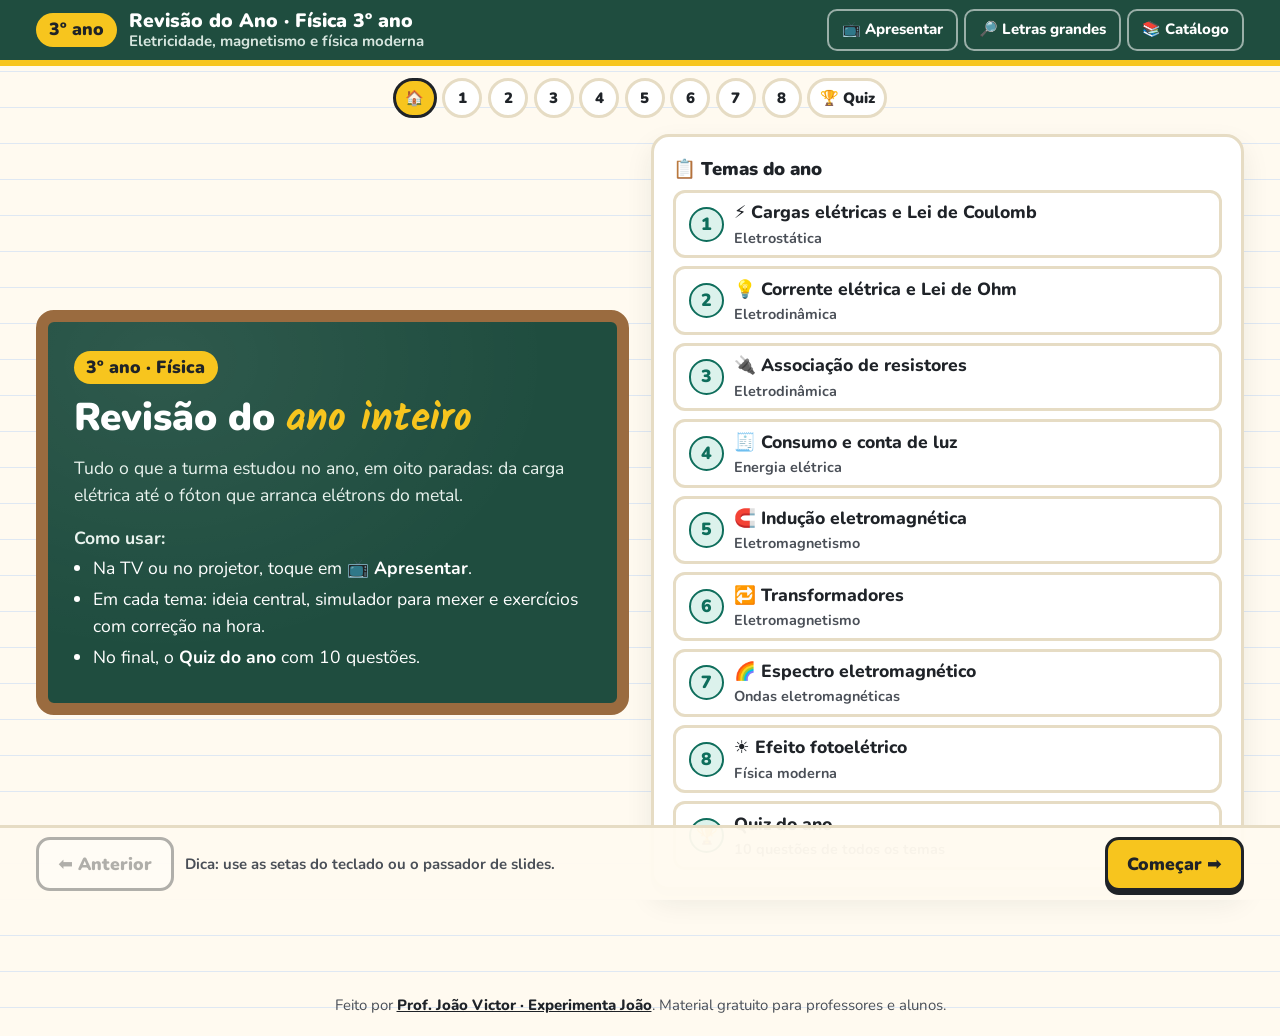
<file: revisao/3ano.html>
<!DOCTYPE html>
<html lang="pt-BR">
<head>
<meta charset="UTF-8">
<meta name="viewport" content="width=device-width, initial-scale=1.0">
<title>Revisão do Ano · Física 3º ano | Experimenta João</title>
<meta name="description" content="Revisão de Física do 3º ano em modo apresentação: eletrostática, circuitos, consumo de energia, eletromagnetismo e física moderna, com simuladores e exercícios.">
<meta name="theme-color" content="#1f4d3f">
<link rel="preconnect" href="https://fonts.googleapis.com">
<link rel="preconnect" href="https://fonts.gstatic.com" crossorigin>
<link href="https://fonts.googleapis.com/css2?family=Nunito:wght@400;600;700;800;900&family=Kalam:wght@700&display=swap" rel="stylesheet">
<link rel="stylesheet" href="estilo.css">
</head>
<body>
<script src="motor.js"></script>
<script>
(function () {
  function seta(R, pai, cor, larg) {
    var gr = R.sv("g", null, pai);
    var l = R.sv("line", { stroke: cor, "stroke-width": larg || 5, "stroke-linecap": "round" }, gr);
    var p = R.sv("polygon", { fill: cor }, gr);
    return function (x1, y1, x2, y2) {
      var len = Math.hypot(x2 - x1, y2 - y1);
      gr.style.display = len < 3 ? "none" : "";
      if (len < 3) return;
      var ux = (x2 - x1) / len, uy = (y2 - y1) / len;
      l.setAttribute("x1", x1); l.setAttribute("y1", y1); l.setAttribute("x2", x2 - ux * 6); l.setAttribute("y2", y2 - uy * 6);
      p.setAttribute("points", [x2, y2, x2 - ux * 14 - uy * 8, y2 - uy * 14 + ux * 8, x2 - ux * 14 + uy * 8, y2 - uy * 14 - ux * 8].join(","));
    };
  }
  // percurso retangular para os elétrons de um circuito
  function noLaco(s, x0, y0, w, h) {
    var per = 2 * (w + h); s = ((s % per) + per) % per;
    if (s < w) return [x0 + s, y0];
    if (s < w + h) return [x0 + w, y0 + s - w];
    if (s < 2 * w + h) return [x0 + w - (s - w - h), y0 + h];
    return [x0, y0 + h - (s - 2 * w - h)];
  }
  function corDoComprimento(nm) {
    var r = 0, g = 0, b = 0;
    if (nm >= 380 && nm < 440) { r = -(nm - 440) / 60; b = 1; }
    else if (nm < 490) { g = (nm - 440) / 50; b = 1; }
    else if (nm < 510) { g = 1; b = -(nm - 510) / 20; }
    else if (nm < 580) { r = (nm - 510) / 70; g = 1; }
    else if (nm < 645) { r = 1; g = -(nm - 645) / 65; }
    else if (nm <= 750) { r = 1; }
    return "rgb(" + Math.round(255 * r) + "," + Math.round(255 * g) + "," + Math.round(255 * b) + ")";
  }

  Revisao.iniciar({
    serie: "3º ano",
    titulo: "Revisão do Ano · Física 3º ano",
    subtitulo: "Eletricidade, magnetismo e física moderna",
    cor: "#0f6e5c", corClara: "#dcf2ec",
    apresentacao: "Tudo o que a turma estudou no ano, em oito paradas: da carga elétrica até o fóton que arranca elétrons do metal.",
    slides: [
      {
        tema: "Eletrostática", icone: "⚡", titulo: "Cargas elétricas e Lei de Coulomb",
        ideia: "<p>Cargas de <strong>sinais iguais se repelem</strong> e de <strong>sinais opostos se atraem</strong>.</p><p>A força cresce com o valor das cargas e <strong>diminui com o quadrado da distância</strong>: dobrando a distância, a força cai para um quarto.</p>",
        formula: 'F = k · |q<sub>1</sub> · q<sub>2</sub>| / d²<small>k = 9 × 10⁹ N·m²/C² · cargas em coulombs (μC = 10⁻⁶ C) · d em metros</small>',
        pergunta: { p: "Se a distância entre duas cargas cair pela metade, a força dobra?", r: "Não, fica 4 vezes maior, porque a distância está ao quadrado no denominador. Mostre no simulador indo de 0,6 m para 0,3 m." },
        simTitulo: "Duas cargas",
        sim: function (box, R) {
          var svg = R.palco(600, 220, "Duas cargas elétricas com as setas de força entre elas");
          R.sv("rect", { x: 0, y: 0, width: 600, height: 220, fill: "#f6fbff" }, svg);
          R.sv("line", { x1: 20, y1: 110, x2: 580, y2: 110, stroke: "#dbe3ec", "stroke-width": 2 }, svg);
          function bola() { var gr = R.sv("g", null, svg); var c = R.sv("circle", { r: 26, stroke: "#1f2328", "stroke-width": 3 }, gr); var t = R.sv("text", { y: 9, "text-anchor": "middle", "font-size": 26, "font-weight": 900, fill: "#fff" }, gr); var v = R.sv("text", { y: 52, "text-anchor": "middle", "font-size": 13, "font-weight": 800, fill: "#1f2328" }, gr); return { g: gr, c: c, t: t, v: v }; }
          var A = bola(), B = bola();
          var s1 = seta(R, svg, "#0f6e5c"), s2 = seta(R, svg, "#0f6e5c");
          var cota = R.sv("text", { y: 200, "text-anchor": "middle", "font-size": 14, "font-weight": 900, fill: "#4a4f57" }, svg);
          var ctr = R.controles();
          var q1 = R.slider(ctr, "Carga 1 (q₁)", -5, 5, 1, 2, function (v) { return (v > 0 ? "+" : "") + v + " μC"; }, desenha);
          var q2 = R.slider(ctr, "Carga 2 (q₂)", -5, 5, 1, -3, function (v) { return (v > 0 ? "+" : "") + v + " μC"; }, desenha);
          var d = R.slider(ctr, "Distância (d)", 0.1, 1, 0.05, 0.3, function (v) { return R.fmt(v, 2) + " m"; }, desenha);
          var L = R.leituras(); var av = R.aviso();
          function pint(b, q) { b.c.setAttribute("fill", q > 0 ? "#e85d3a" : q < 0 ? "#1d4ed8" : "#9aa5b1"); b.t.textContent = q > 0 ? "+" : q < 0 ? "−" : "0"; b.v.textContent = (q > 0 ? "+" : "") + q + " μC"; }
          function desenha() {
            var dx = d.v * 420, xa = 300 - dx / 2, xb = 300 + dx / 2;
            A.g.setAttribute("transform", "translate(" + xa + ",110)"); B.g.setAttribute("transform", "translate(" + xb + ",110)");
            pint(A, q1.v); pint(B, q2.v);
            cota.setAttribute("x", 300); cota.textContent = "d = " + R.fmt(d.v, 2) + " m";
            var F = 9e9 * Math.abs(q1.v * q2.v) * 1e-12 / (d.v * d.v);
            var len = Math.min(140, 14 + 50 * Math.sqrt(F));
            var sinal = q1.v * q2.v;
            if (sinal === 0) { s1(0, 0, 0, 0); s2(0, 0, 0, 0); }
            else if (sinal > 0) { s1(xa - 28, 70, xa - 28 - len, 70); s2(xb + 28, 70, xb + 28 + len, 70); }
            else { var l2 = Math.min(len, dx / 2 - 30); s1(xa + 28, 70, xa + 28 + Math.max(8, l2), 70); s2(xb - 28, 70, xb - 28 - Math.max(8, l2), 70); }
            L.set("f", "Força elétrica", R.fmt(F, 3) + " N");
            L.set("r", "Comparando com d = 1 m", R.fmt(1 / (d.v * d.v), 1) + " vezes maior");
            av.set(sinal === 0 ? "Uma carga é zero: não há força elétrica." : sinal > 0 ? "Sinais iguais: as cargas se repelem." : "Sinais opostos: as cargas se atraem.", sinal < 0 ? "" : "neutro");
          }
          desenha();
        },
        exercicios: [
          { p: "Duas cargas se atraem com força F. Se a distância entre elas dobrar, a nova força será:", ops: ["2F", "F/2", "F/4", "4F"], c: 2, exp: "F ∝ 1/d²: com 2d, a força fica 1/2² = 1/4 da original." },
          { p: "Um bastão de vidro atritado com lã fica positivo porque:", ops: ["ganhou prótons da lã", "perdeu elétrons para a lã", "ganhou elétrons", "criou cargas positivas"], c: 1, exp: "Na eletrização só os elétrons se movem: o vidro perdeu elétrons e ficou com falta deles (positivo)." }
        ]
      },
      {
        tema: "Eletrodinâmica", icone: "💡", titulo: "Corrente elétrica e Lei de Ohm",
        ideia: "<p><strong>Corrente elétrica</strong> é o movimento ordenado de elétrons, empurrados pela <strong>tensão</strong> (ddp) da pilha ou da tomada.</p><p>O <strong>resistor</strong> dificulta a passagem: com a mesma tensão, mais resistência significa menos corrente. A <strong>potência</strong> diz quanta energia por segundo é usada.</p>",
        formula: 'U = R · i<br><span class="giz">P = U · i</span><small>U: tensão (V) · R: resistência (Ω) · i: corrente (A) · P: potência (W)</small>',
        pergunta: { p: "O que acontece com o brilho da lâmpada se a resistência do circuito aumenta e a tensão continua a mesma?", r: "A corrente diminui (i = U/R), a potência cai e a lâmpada brilha menos." },
        simTitulo: "Circuito com lâmpada",
        sim: function (box, R) {
          var svg = R.palco(600, 260, "Circuito com pilha, fios e lâmpada, com elétrons se movendo");
          R.sv("rect", { x: 0, y: 0, width: 600, height: 260, fill: "#f6fbff" }, svg);
          R.sv("rect", { x: 100, y: 50, width: 400, height: 160, fill: "none", stroke: "#c08a2e", "stroke-width": 8, rx: 10 }, svg);
          R.sv("rect", { x: 80, y: 95, width: 40, height: 70, fill: "#1f2328" }, svg);
          R.sv("rect", { x: 90, y: 85, width: 20, height: 10, fill: "#9aa5b1" }, svg);
          var tV = R.sv("text", { x: 60, y: 135, "text-anchor": "end", "font-weight": 900, "font-size": 15 }, svg);
          var brilho = R.sv("circle", { cx: 300, cy: 50, r: 60, fill: "#f7c51e" }, svg);
          R.sv("circle", { cx: 300, cy: 50, r: 22, fill: "#fff8d6", stroke: "#1f2328", "stroke-width": 3 }, svg);
          R.sv("path", { d: "M290,52 q5,-12 10,0 q5,-12 10,0", fill: "none", stroke: "#1f2328", "stroke-width": 2 }, svg);
          R.sv("rect", { x: 380, y: 196, width: 70, height: 28, fill: "#fff", stroke: "#1f2328", "stroke-width": 3 }, svg);
          var tR = R.sv("text", { x: 415, y: 216, "text-anchor": "middle", "font-weight": 900, "font-size": 13 }, svg);
          var eletrons = [], gE = R.sv("g", null, svg);
          for (var i = 0; i < 24; i++) eletrons.push({ s: i * 50, el: R.sv("circle", { r: 5, fill: "#1d4ed8" }, gE) });
          var ctr = R.controles();
          var U = R.slider(ctr, "Tensão da fonte (U)", 1.5, 24, 1.5, 12, function (v) { return R.fmt(v, 1) + " V"; }, desenha);
          var Rr = R.slider(ctr, "Resistência (R)", 1, 100, 1, 4, function (v) { return v + " Ω"; }, desenha);
          var L = R.leituras(); var av = R.aviso();
          var i0 = 0;
          function desenha() {
            i0 = U.v / Rr.v; var P = U.v * i0;
            tV.textContent = R.fmt(U.v, 1) + " V"; tR.textContent = Rr.v + " Ω";
            brilho.setAttribute("opacity", Math.min(0.95, P / 60)); brilho.setAttribute("r", 26 + Math.min(50, P / 3));
            L.set("i", "Corrente i = U / R", R.fmt(i0, 2) + " A");
            L.set("p", "Potência P = U · i", R.fmt(P, 1) + " W");
            av.set(P > 100 ? "Corrente alta: em uma casa, um disjuntor desligaria para proteger os fios." : "Os elétrons (azul) andam mais rápido quando a corrente é maior.", P > 100 ? "alerta" : "neutro");
          }
          R.animar(function (dt) {
            eletrons.forEach(function (e) { e.s -= i0 * 25 * dt; var p = noLaco(e.s, 100, 50, 400, 160); e.el.setAttribute("cx", p[0]); e.el.setAttribute("cy", p[1]); });
          });
          desenha();
        },
        exercicios: [
          { p: "Uma lâmpada de resistência 4 Ω é ligada em 12 V. Qual a corrente?", ops: ["48 A", "3 A", "0,33 A", "16 A"], c: 1, exp: "i = U / R = 12 / 4 = 3 A." },
          { p: "Um chuveiro de 220 V puxa 25 A. Qual a potência dele?", ops: ["245 W", "8,8 W", "5 500 W", "195 W"], c: 2, exp: "P = U · i = 220 · 25 = 5 500 W." }
        ]
      },
      {
        tema: "Eletrodinâmica", icone: "🔌", titulo: "Associação de resistores",
        ideia: "<p>Em <strong>série</strong>, a corrente passa por um resistor depois do outro: as resistências <strong>somam</strong> e, se um queimar, tudo apaga (pisca-pisca antigo).</p><p>Em <strong>paralelo</strong>, cada resistor tem seu próprio caminho: a resistência total fica <strong>menor que a menor delas</strong>, e cada aparelho funciona independente (tomadas de casa).</p>",
        formula: 'Série: R<sub>eq</sub> = R<sub>1</sub> + R<sub>2</sub> + R<sub>3</sub><br><span class="giz">Paralelo: 1/R<sub>eq</sub> = 1/R<sub>1</sub> + 1/R<sub>2</sub> + 1/R<sub>3</sub></span><small>para dois em paralelo: R_eq = (R₁ · R₂) / (R₁ + R₂)</small>',
        pergunta: { p: "Por que as tomadas da sua casa são ligadas em paralelo e não em série?", r: "Em paralelo todas recebem a mesma tensão (127 ou 220 V) e um aparelho desligado não interrompe os outros." },
        simTitulo: "Série ou paralelo",
        sim: function (box, R) {
          var svg = R.palco(600, 250, "Três resistores ligados em série ou em paralelo");
          var tipoAtual = "s";
          var ctr = R.controles();
          var tipo = R.opcoes(ctr, "Ligação", [{ v: "s", t: "Em série" }, { v: "p", t: "Em paralelo" }], "s", function (v) { tipoAtual = v; desenha(); });
          var U = R.slider(ctr, "Tensão da fonte", 6, 24, 6, 12, function (v) { return v + " V"; }, desenha);
          var r1 = R.slider(ctr, "R₁", 1, 30, 1, 6, function (v) { return v + " Ω"; }, desenha);
          var r2 = R.slider(ctr, "R₂", 1, 30, 1, 3, function (v) { return v + " Ω"; }, desenha);
          var r3 = R.slider(ctr, "R₃", 1, 30, 1, 6, function (v) { return v + " Ω"; }, desenha);
          var L = R.leituras(); var av = R.aviso();
          function res(x, y, v, i, vert) {
            var w = vert ? 28 : 70, h = vert ? 60 : 28;
            R.sv("rect", { x: x - w / 2, y: y - h / 2, width: w, height: h, fill: "#fff", stroke: "#1f2328", "stroke-width": 3 }, svg);
            R.sv("text", { x: x + (vert ? 26 : 0), y: y + (vert ? 5 : -22), "text-anchor": vert ? "start" : "middle", "font-weight": 900, "font-size": 13 }, svg).textContent = v + " Ω";
            R.sv("text", { x: x + (vert ? 26 : 0), y: y + (vert ? 22 : 38), "text-anchor": vert ? "start" : "middle", "font-weight": 800, "font-size": 12, fill: "#0f6e5c" }, svg).textContent = R.fmt(i, 2) + " A";
          }
          function desenha() {
            svg.innerHTML = "";
            R.sv("rect", { x: 0, y: 0, width: 600, height: 250, fill: "#f6fbff" }, svg);
            var rs = [r1.v, r2.v, r3.v], Req, it, ic;
            R.sv("rect", { x: 30, y: 100, width: 30, height: 50, fill: "#1f2328" }, svg);
            R.sv("text", { x: 68, y: 130, "text-anchor": "start", "font-weight": 900, "font-size": 13 }, svg).textContent = U.v + " V";
            if (tipoAtual === "s") {
              Req = rs[0] + rs[1] + rs[2]; it = U.v / Req;
              R.sv("polyline", { points: "45,100 45,50 560,50 560,210 45,210 45,150", fill: "none", stroke: "#c08a2e", "stroke-width": 5 }, svg);
              [170, 300, 430].forEach(function (x, k) { res(x, 50, rs[k], it, false); });
              ic = [it, it, it];
            } else {
              Req = 1 / (1 / rs[0] + 1 / rs[1] + 1 / rs[2]); it = U.v / Req;
              R.sv("polyline", { points: "45,100 45,30 520,30 520,220 45,220 45,150", fill: "none", stroke: "#c08a2e", "stroke-width": 5 }, svg);
              ic = rs.map(function (r) { return U.v / r; });
              [200, 320, 440].forEach(function (x, k) {
                R.sv("line", { x1: x, y1: 30, x2: x, y2: 220, stroke: "#c08a2e", "stroke-width": 5 }, svg);
                res(x, 125, rs[k], ic[k], true);
              });
            }
            L.set("req", "Resistência equivalente", R.fmt(Req, 2) + " Ω");
            L.set("it", "Corrente total", R.fmt(it, 2) + " A");
            L.set("p", "Potência total", R.fmt(U.v * it, 1) + " W");
            av.set(tipoAtual === "s" ? "Em série a corrente é a mesma em todos e a tensão se divide." : "Em paralelo a tensão é a mesma em todos e a corrente se divide. R_eq (" + R.fmt(Req, 2) + " Ω) é menor que o menor resistor.", "neutro");
          }
          desenha();
        },
        exercicios: [
          { p: "Dois resistores de 6 Ω e 3 Ω são ligados em paralelo. A resistência equivalente é:", ops: ["9 Ω", "4,5 Ω", "2 Ω", "18 Ω"], c: 2, exp: "R_eq = (6 · 3) / (6 + 3) = 18 / 9 = 2 Ω." },
          { p: "Num pisca-pisca antigo, uma lâmpada queimou e todas apagaram. As lâmpadas estavam ligadas:", ops: ["em paralelo", "em série", "em curto-circuito", "sem fonte"], c: 1, exp: "Em série existe um caminho só: se uma lâmpada queima, o circuito abre e a corrente para em todas." }
        ]
      },
      {
        tema: "Energia elétrica", icone: "🧾", titulo: "Consumo e conta de luz",
        ideia: "<p>A conta de luz cobra a <strong>energia</strong> consumida, em <strong>quilowatt-hora (kWh)</strong>.</p><p>Energia é potência vezes tempo: um aparelho potente ligado por pouco tempo pode gastar menos que um fraco ligado o dia inteiro. O <strong>chuveiro elétrico</strong> costuma ser o campeão da conta.</p>",
        formula: 'E = P · Δt<br><span class="giz">E (kWh) = P (kW) × horas</span><small>1 kWh = 1000 W usados durante 1 hora · custo = kWh × tarifa</small>',
        pergunta: { p: "Diminuir 5 minutos no banho de cada pessoa da casa faz diferença na conta?", r: "Faz: um chuveiro de 5 500 W gasta cerca de 0,46 kWh a cada 5 minutos. Para 4 pessoas em 30 dias, são quase 55 kWh por mês. Teste no simulador." },
        simTitulo: "Calculadora da conta",
        sim: function (box, R) {
          var svg = R.palco(600, 200, "Medidor de energia e valor da conta");
          R.sv("rect", { x: 0, y: 0, width: 600, height: 200, fill: "#f6fbff" }, svg);
          R.sv("rect", { x: 40, y: 30, width: 220, height: 140, rx: 14, fill: "#fff", stroke: "#1f2328", "stroke-width": 4 }, svg);
          R.sv("text", { x: 150, y: 60, "text-anchor": "middle", "font-weight": 900, "font-size": 14, fill: "#4a4f57" }, svg).textContent = "MEDIDOR";
          var tK = R.sv("text", { x: 150, y: 115, "text-anchor": "middle", "font-weight": 900, "font-size": 34, fill: "#0f6e5c" }, svg);
          R.sv("text", { x: 150, y: 145, "text-anchor": "middle", "font-weight": 800, "font-size": 14 }, svg).textContent = "kWh por mês";
          var disco = R.sv("rect", { x: 70, y: 152, width: 160, height: 8, fill: "#9aa5b1" }, svg);
          var marca = R.sv("rect", { x: 70, y: 152, width: 16, height: 8, fill: "#b42318" }, svg);
          R.sv("rect", { x: 330, y: 50, width: 230, height: 100, rx: 10, fill: "#fff3c4", stroke: "#8a6a00", "stroke-width": 3, "stroke-dasharray": "8 5" }, svg);
          R.sv("text", { x: 445, y: 82, "text-anchor": "middle", "font-weight": 900, "font-size": 14 }, svg).textContent = "Na conta do mês";
          var tR = R.sv("text", { x: 445, y: 125, "text-anchor": "middle", "font-weight": 900, "font-size": 32, fill: "#b42318" }, svg);
          var ctr = R.controles();
          var ap = R.opcoes(ctr, "Aparelho", [{ v: 5500, t: "🚿 Chuveiro" }, { v: 150, t: "🧊 Geladeira" }, { v: 100, t: "📺 TV" }, { v: 1000, t: "🧺 Ferro de passar" }], 5500, function (v) { P.set(v); desenha(); });
          var P = R.slider(ctr, "Potência", 10, 7500, 10, 5500, function (v) { return R.fmt(v, 0) + " W"; }, desenha);
          var h = R.slider(ctr, "Tempo ligado por dia", 0.25, 24, 0.25, 0.5, function (v) { return v < 1 ? R.fmt(v * 60, 0) + " min" : R.fmt(v, 2) + " h"; }, desenha);
          var tar = R.slider(ctr, "Tarifa", 0.5, 1.5, 0.05, 0.9, function (v) { return "R$ " + v.toFixed(2).replace(".", ",") + " por kWh"; }, desenha);
          var L = R.leituras(); var av = R.aviso();
          var giro = 0, kw = 0;
          function desenha() {
            kw = P.v / 1000;
            var kwhDia = kw * h.v, kwhMes = kwhDia * 30, custo = kwhMes * tar.v;
            tK.textContent = R.fmt(kwhMes, 1); tR.textContent = "R$ " + custo.toFixed(2).replace(".", ",");
            L.set("d", "Energia por dia", R.fmt(kwhDia, 2) + " kWh");
            L.set("m", "Energia em 30 dias", R.fmt(kwhMes, 1) + " kWh");
            L.set("c", "Custo no mês", "R$ " + custo.toFixed(2).replace(".", ","));
            av.set("Conta: " + R.fmt(kw, 2) + " kW × " + R.fmt(h.v, 2) + " h × 30 dias = " + R.fmt(kwhMes, 1) + " kWh.", "neutro");
          }
          R.animar(function (dt) { giro = (giro + kw * 30 * dt) % 144; marca.setAttribute("x", 70 + giro); });
          desenha();
        },
        exercicios: [
          { p: "Um chuveiro de 5 500 W é usado 30 minutos por dia durante 30 dias. Quanto ele consome no mês?", ops: ["82,5 kWh", "165 kWh", "5 500 kWh", "8,25 kWh"], c: 0, exp: "E = 5,5 kW × 0,5 h × 30 = 82,5 kWh." },
          { p: "Se a tarifa é R$ 0,90 por kWh, quanto custam 100 kWh?", ops: ["R$ 9,00", "R$ 90,00", "R$ 111,11", "R$ 900,00"], c: 1, exp: "Custo = 100 × 0,90 = R$ 90,00." }
        ]
      },
      {
        tema: "Eletromagnetismo", icone: "🧲", titulo: "Indução eletromagnética",
        ideia: "<p>Um <strong>ímã em movimento</strong> perto de uma bobina faz aparecer corrente elétrica nela. É a <strong>Lei de Faraday</strong>: só há corrente enquanto o fluxo magnético está <strong>variando</strong>.</p><p>Quanto mais rápido o ímã se move, maior a corrente. A <strong>Lei de Lenz</strong> diz que a corrente induzida sempre se opõe à variação que a criou. É assim que funcionam as usinas e os geradores.</p>",
        formula: 'ε = − ΔΦ / Δt<small>ε: força eletromotriz induzida (V) · Φ: fluxo magnético (Wb) · o sinal de menos é a Lei de Lenz</small>',
        pergunta: { p: "Se você deixar o ímã parado dentro da bobina, a lâmpada fica acesa?", r: "Não. Com o ímã parado o fluxo não varia e não há corrente. Só há corrente com movimento (ou variação do campo)." },
        simTitulo: "Ímã e bobina",
        sim: function (box, R) {
          var svg = R.palco(600, 260, "Ímã que entra e sai de uma bobina ligada a um medidor de corrente");
          R.sv("rect", { x: 0, y: 0, width: 600, height: 260, fill: "#f6fbff" }, svg);
          for (var k = 0; k < 8; k++) R.sv("ellipse", { cx: 330 + k * 14, cy: 110, rx: 7, ry: 40, fill: "none", stroke: "#c08a2e", "stroke-width": 5 }, svg);
          R.sv("polyline", { points: "330,150 330,215 250,215", fill: "none", stroke: "#c08a2e", "stroke-width": 4 }, svg);
          R.sv("polyline", { points: "428,150 428,215 470,215", fill: "none", stroke: "#c08a2e", "stroke-width": 4 }, svg);
          R.sv("circle", { cx: 360, cy: 215, r: 0 }, svg);
          var gal = R.sv("g", { transform: "translate(510,215)" }, svg);
          R.sv("circle", { r: 36, fill: "#fff", stroke: "#1f2328", "stroke-width": 3 }, gal);
          R.sv("text", { y: 30, "text-anchor": "middle", "font-size": 11, "font-weight": 900 }, gal).textContent = "A";
          var ponteiro = R.sv("line", { x1: 0, y1: 10, x2: 0, y2: -26, stroke: "#b42318", "stroke-width": 4, "stroke-linecap": "round" }, gal);
          var lamp = R.sv("circle", { cx: 210, cy: 215, r: 18, fill: "#fff8d6", stroke: "#1f2328", "stroke-width": 3 }, svg);
          var ima = R.sv("g", null, svg);
          R.sv("rect", { x: -60, y: -16, width: 60, height: 32, fill: "#b42318", stroke: "#1f2328", "stroke-width": 3 }, ima);
          R.sv("rect", { x: 0, y: -16, width: 60, height: 32, fill: "#1d4ed8", stroke: "#1f2328", "stroke-width": 3 }, ima);
          R.sv("text", { x: -30, y: 6, "text-anchor": "middle", fill: "#fff", "font-weight": 900 }, ima).textContent = "N";
          R.sv("text", { x: 30, y: 6, "text-anchor": "middle", fill: "#fff", "font-weight": 900 }, ima).textContent = "S";
          var ctr = R.controles();
          var modo = R.opcoes(ctr, "Movimento", [{ v: 0, t: "✋ Parado" }, { v: 1, t: "↔ Vai e volta" }], 1, function () {});
          var vel = R.slider(ctr, "Rapidez do ímã", 0.3, 3, 0.1, 1, function (v) { return R.fmt(v, 1) + "×"; }, function () {});
          var esp = R.slider(ctr, "Número de espiras", 1, 3, 1, 2, function (v) { return ["", "poucas", "médio", "muitas"][v]; }, function () {});
          var L = R.leituras(); var av = R.aviso();
          var t = 0, x = 120, xAnt = 120, fase = 0, mostra = 0;
          function fluxo(xx) { var c = (xx + 60) - 380; return 1 / (1 + (c / 70) * (c / 70)); }
          R.animar(function (dt) {
            if (modo.v) { fase += dt * vel.v * 1.6; x = 230 + 150 * Math.sin(fase); }
            var dphi = (fluxo(x) - fluxo(xAnt)) / Math.max(dt, 1e-3);
            xAnt = x;
            var emf = -dphi * esp.v * 3;
            mostra += (emf - mostra) * Math.min(1, dt * 12);
            ima.setAttribute("transform", "translate(" + x + ",110)");
            ponteiro.setAttribute("transform", "rotate(" + Math.max(-70, Math.min(70, mostra * 30)) + ")");
            var a = Math.min(1, Math.abs(mostra) / 2.2);
            lamp.setAttribute("fill", "rgba(247,197,30," + (0.15 + 0.85 * a) + ")");
            L.set("i", "Corrente induzida (relativa)", R.fmt(Math.abs(mostra), 2));
            if (Math.abs(mostra) < 0.05) av.set("Fluxo não está variando: nenhuma corrente.", "neutro");
            else av.set(mostra < 0 ? "Ímã se aproximando: a bobina cria um polo que o repele (Lenz)." : "Ímã se afastando: a bobina cria um polo que o atrai de volta (Lenz).");
          });
        },
        exercicios: [
          { p: "Um ímã é deixado parado dentro de uma bobina ligada a uma lâmpada. A lâmpada:", ops: ["acende forte", "acende fraco", "não acende, porque o fluxo não varia", "queima"], c: 2, exp: "Pela Lei de Faraday só há corrente induzida quando o fluxo magnético varia." },
          { p: "Numa usina hidrelétrica, a energia da água é transformada em energia elétrica graças:", ops: ["à Lei de Coulomb", "à indução eletromagnética nos geradores", "ao efeito fotoelétrico", "à dilatação térmica"], c: 1, exp: "A água gira a turbina, que gira ímãs perto de bobinas (ou o contrário): o fluxo varia e induz corrente." }
        ]
      },
      {
        tema: "Eletromagnetismo", icone: "🔁", titulo: "Transformadores",
        ideia: "<p>O transformador <strong>muda o valor da tensão</strong> usando duas bobinas enroladas no mesmo núcleo de ferro.</p><p>Mais espiras na saída: tensão <strong>sobe</strong> (elevador). Menos espiras: tensão <strong>desce</strong> (abaixador, como o carregador do celular). Ele só funciona com <strong>corrente alternada</strong>, porque precisa de fluxo variando.</p>",
        formula: 'U<sub>s</sub> / U<sub>p</sub> = N<sub>s</sub> / N<sub>p</sub><br><span class="giz">U<sub>p</sub> · i<sub>p</sub> = U<sub>s</sub> · i<sub>s</sub></span><small>p: primário (entrada) · s: secundário (saída) · transformador ideal: potência se conserva</small>',
        pergunta: { p: "Por que as linhas de transmissão levam a energia em tensões altíssimas (centenas de milhares de volts)?", r: "Com tensão alta, a mesma potência passa com corrente baixa, e a perda por aquecimento nos fios (que depende de i²) fica muito menor." },
        simTitulo: "Bobinas no núcleo",
        sim: function (box, R) {
          var svg = R.palco(600, 240, "Transformador com bobina primária e secundária");
          var ctr = R.controles();
          var Up = R.opcoes(ctr, "Tensão de entrada", [{ v: 127, t: "127 V" }, { v: 220, t: "220 V" }, { v: 13800, t: "13 800 V (rede)" }], 220, desenha);
          var Np = R.slider(ctr, "Espiras do primário (Nₚ)", 100, 2000, 50, 1000, function (v) { return v; }, desenha);
          var Ns = R.slider(ctr, "Espiras do secundário (Nₛ)", 10, 4000, 10, 50, function (v) { return v; }, desenha);
          var P = R.slider(ctr, "Potência do aparelho", 5, 2000, 5, 20, function (v) { return v + " W"; }, desenha);
          var L = R.leituras(); var av = R.aviso();
          function bobina(x, n, cor) { var vis = Math.max(2, Math.min(14, Math.round(n / 150))); for (var k = 0; k < vis; k++) R.sv("ellipse", { cx: x, cy: 60 + k * (120 / vis) + 60 / vis, rx: 34, ry: 6, fill: "none", stroke: cor, "stroke-width": 4 }, svg); }
          function desenha() {
            svg.innerHTML = "";
            R.sv("rect", { x: 0, y: 0, width: 600, height: 240, fill: "#f6fbff" }, svg);
            R.sv("path", { d: "M170,40 H430 V200 H170 Z M210,80 H390 V160 H210 Z", fill: "#8a8f98", "fill-rule": "evenodd", stroke: "#1f2328", "stroke-width": 3 }, svg);
            bobina(190, Np.v, "#c08a2e"); bobina(410, Ns.v, "#b42318");
            var Us = Up.v * Ns.v / Np.v, ip = P.v / Up.v, is = P.v / Us;
            R.sv("text", { x: 90, y: 115, "text-anchor": "middle", "font-weight": 900, "font-size": 16 }, svg).textContent = R.fmt(Up.v, 0) + " V";
            R.sv("text", { x: 90, y: 135, "text-anchor": "middle", "font-weight": 800, "font-size": 12, fill: "#4a4f57" }, svg).textContent = "entrada";
            R.sv("text", { x: 515, y: 115, "text-anchor": "middle", "font-weight": 900, "font-size": 16, fill: "#b42318" }, svg).textContent = R.fmt(Us, 1) + " V";
            R.sv("text", { x: 515, y: 135, "text-anchor": "middle", "font-weight": 800, "font-size": 12, fill: "#4a4f57" }, svg).textContent = "saída";
            R.sv("text", { x: 190, y: 228, "text-anchor": "middle", "font-weight": 800, "font-size": 12 }, svg).textContent = Np.v + " espiras";
            R.sv("text", { x: 410, y: 228, "text-anchor": "middle", "font-weight": 800, "font-size": 12 }, svg).textContent = Ns.v + " espiras";
            L.set("us", "Tensão de saída", R.fmt(Us, 1) + " V");
            L.set("ip", "Corrente no primário", R.fmt(ip, 3) + " A");
            L.set("is", "Corrente no secundário", R.fmt(is, 3) + " A");
            av.set(Ns.v > Np.v ? "Elevador de tensão: a tensão sobe e a corrente desce na mesma proporção." : Ns.v < Np.v ? "Abaixador de tensão: a tensão desce e a corrente sobe. É o caso do carregador de celular." : "Mesmo número de espiras: a tensão não muda.", "neutro");
          }
          desenha();
        },
        exercicios: [
          { p: "Um transformador tem 1 000 espiras no primário e 50 no secundário. Ligado em 220 V, a saída é:", ops: ["4 400 V", "11 V", "22 V", "220 V"], c: 1, exp: "U_s = 220 · 50 / 1000 = 11 V. É um abaixador de tensão." },
          { p: "Um transformador ligado em uma bateria de carro (corrente contínua) não funciona porque:", ops: ["a tensão é baixa", "a corrente contínua não gera fluxo variável", "o núcleo de ferro derrete", "falta espiras"], c: 1, exp: "Sem variação de fluxo não há indução no secundário. Por isso transformadores usam corrente alternada." }
        ]
      },
      {
        tema: "Ondas eletromagnéticas", icone: "🌈", titulo: "Espectro eletromagnético",
        ideia: "<p>Rádio, micro-ondas, infravermelho, luz visível, ultravioleta, raios X e raios gama são <strong>o mesmo tipo de onda</strong>: campos elétrico e magnético oscilando, viajando a <strong>300 000 km/s</strong> no vácuo.</p><p>O que muda é a frequência. <strong>Quanto maior a frequência, menor o comprimento de onda e maior a energia</strong> de cada fóton. Por isso UV queima a pele e raio X atravessa o corpo.</p>",
        formula: 'c = λ · f<br><span class="giz">E = h · f</span><small>c = 3 × 10⁸ m/s · h = 4,14 × 10⁻¹⁵ eV·s (constante de Planck)</small>',
        pergunta: { p: "O forno de micro-ondas e o celular usam ondas eletromagnéticas. Por que o celular não cozinha a sua orelha?", r: "A potência do celular é milhares de vezes menor, e as micro-ondas não têm energia por fóton suficiente para ionizar. O efeito é só um aquecimento desprezível." },
        simTitulo: "Viagem pelo espectro",
        sim: function (box, R) {
          var svg = R.palco(600, 230, "Faixas do espectro eletromagnético com a onda correspondente");
          R.sv("rect", { x: 0, y: 0, width: 600, height: 230, fill: "#f6fbff" }, svg);
          var faixas = [[-12, -11, "Gama", "#6b2fa3"], [-11, -8, "Raios X", "#8b5cf6"], [-8, -6.42, "UV", "#a78bfa"], [-6.42, -6.12, "Luz", "#f7c51e"], [-6.12, -3, "Infravermelho", "#e85d3a"], [-3, 0, "Micro-ondas", "#c2410c"], [0, 3, "Rádio", "#9a6b3f"]];
          function xDe(l) { return 30 + (3 - l) / 15 * 540; }
          var defs = R.sv("defs", null, svg), gr = R.sv("linearGradient", { id: "arco", x1: "0", x2: "1" }, defs);
          for (var k = 0; k <= 10; k++) R.sv("stop", { offset: k / 10, "stop-color": corDoComprimento(750 - k * 37) }, gr);
          faixas.forEach(function (f) {
            var xa = xDe(f[1]), xb = xDe(f[0]);
            R.sv("rect", { x: xa, y: 150, width: xb - xa, height: 34, fill: f[2] === "Luz" ? "url(#arco)" : f[3], opacity: .85 }, svg);
            if (f[2] !== "Luz") R.sv("text", { x: (xa + xb) / 2, y: 172, "text-anchor": "middle", "font-size": 11, "font-weight": 900, fill: "#fff" }, svg).textContent = f[2];
          });
          R.sv("text", { x: 30, y: 205, "font-size": 12, "font-weight": 800, fill: "#4a4f57" }, svg).textContent = "⬅ ondas longas, pouca energia";
          R.sv("text", { x: 570, y: 205, "text-anchor": "end", "font-size": 12, "font-weight": 800, fill: "#4a4f57" }, svg).textContent = "ondas curtas, muita energia ➡";
          var cursor = R.sv("polygon", { fill: "#1f2328" }, svg);
          var onda = R.sv("polyline", { fill: "none", "stroke-width": 4 }, svg);
          var nome = R.sv("text", { x: 300, y: 24, "text-anchor": "middle", "font-size": 17, "font-weight": 900 }, svg);
          var ctr = R.controles();
          var lg = R.slider(ctr, "Comprimento de onda", -12, 3, 0.02, -6.27, function (v) { return fmtL(Math.pow(10, v)); }, desenha);
          var pres = R.el("div", { class: "opcoes", style: "margin-top:.5rem" }, box);
          [["📻 Rádio FM", 0.48], ["📶 Wi-Fi", -0.92], ["🔥 Controle remoto", -6.03], ["🟢 Luz verde", -6.27], ["☀️ UV", -6.52], ["🦴 Raio X", -10]].forEach(function (p) { R.botao(pres, p[0], function () { lg.set(p[1]); desenha(); }); });
          var L = R.leituras(); var av = R.aviso();
          var t = 0;
          function fmtL(m) { if (m >= 1) return R.fmt(m, 2) + " m"; if (m >= 1e-3) return R.fmt(m * 1000, 2) + " mm"; if (m >= 1e-6) return R.fmt(m * 1e6, 2) + " μm"; return R.fmt(m * 1e9, m < 1e-9 ? 4 : 0) + " nm"; }
          function faixa(l) { for (var i = 0; i < faixas.length; i++) if (l >= faixas[i][0] && l < faixas[i][1]) return faixas[i]; return faixas[faixas.length - 1]; }
          function desenha() {
            var l = lg.v, lam = Math.pow(10, l), f = 3e8 / lam, E = 4.14e-15 * f, fx = faixa(l);
            var xc = xDe(l); cursor.setAttribute("points", [xc, 148, xc - 9, 134, xc + 9, 134].join(","));
            var nm = lam * 1e9, cor = fx[2] === "Luz" ? corDoComprimento(nm) : fx[3];
            onda.setAttribute("stroke", cor);
            nome.textContent = fx[2] === "Luz" ? "Luz visível" : fx[2];
            L.set("l", "Comprimento de onda", fmtL(lam));
            L.set("f", "Frequência", R.fmt(f, 2) + " Hz");
            L.set("e", "Energia de cada fóton", R.fmt(E, 3) + " eV");
            av.set(E > 10 ? "Radiação ionizante: tem energia para arrancar elétrons dos átomos. Exige proteção." : "Radiação não ionizante: não tem energia para arrancar elétrons dos átomos.", E > 10 ? "alerta" : "neutro");
          }
          R.animar(function (dt) {
            t += dt;
            var per = 30 + (lg.v + 12) / 15 * 240, pts = [];
            for (var x = 20; x <= 580; x += 3) pts.push(x + "," + (78 - 36 * Math.sin(2 * Math.PI * (x / per - t * 0.6))).toFixed(1));
            onda.setAttribute("points", pts.join(" "));
          });
          desenha();
        },
        exercicios: [
          { p: "Comparando luz azul e luz vermelha, a luz azul tem:", ops: ["maior comprimento de onda e menor energia", "maior frequência e maior energia por fóton", "a mesma energia", "velocidade maior no vácuo"], c: 1, exp: "O azul tem frequência maior (comprimento de onda menor), então cada fóton tem mais energia. No vácuo todas viajam a 300 000 km/s." },
          { p: "Uma rádio FM transmite em 100 MHz. O comprimento de onda é: (c = 3 × 10⁸ m/s)", ops: ["3 m", "30 m", "0,3 m", "300 m"], c: 0, exp: "λ = c / f = 3×10⁸ / 1×10⁸ = 3 m." }
        ]
      },
      {
        tema: "Física moderna", icone: "☀️", titulo: "Efeito fotoelétrico",
        ideia: "<p>Luz que bate num metal pode <strong>arrancar elétrons</strong>. Einstein explicou: a luz chega em pacotes, os <strong>fótons</strong>, cada um com energia E = h · f.</p><p>Se a energia do fóton for menor que a <strong>função trabalho</strong> do metal, nenhum elétron sai, <strong>não importa a intensidade</strong>. Mais intensidade só arranca mais elétrons quando cada fóton já tem energia suficiente.</p>",
        formula: 'E<sub>c máx</sub> = h · f − φ<br><span class="giz">E<sub>fóton</sub> (eV) ≈ 1240 / λ (nm)</span><small>φ: função trabalho do metal (energia mínima para arrancar o elétron)</small>',
        pergunta: { p: "Uma luz vermelha muito forte não arranca elétrons de um metal, mas uma luz ultravioleta fraquinha arranca. Como a física clássica explicaria isso?", r: "Não explicaria: pela física clássica, mais intensidade daria mais energia. O resultado só faz sentido com fótons: o que importa é a energia de cada pacote (frequência)." },
        simTitulo: "Luz no metal",
        sim: function (box, R) {
          var svg = R.palco(600, 260, "Lâmpada iluminando uma placa de metal da qual saem elétrons");
          R.sv("rect", { x: 0, y: 0, width: 600, height: 260, fill: "#1b2a38" }, svg);
          var luz = R.sv("polygon", { points: "90,40 150,40 330,180 260,220", opacity: .45 }, svg);
          R.sv("rect", { x: 60, y: 20, width: 100, height: 40, rx: 8, fill: "#9aa5b1", stroke: "#fff", "stroke-width": 2 }, svg);
          var placa = R.sv("rect", { x: 250, y: 190, width: 110, height: 40, fill: "#b8c0c8", stroke: "#fff", "stroke-width": 2 }, svg);
          var tMet = R.sv("text", { x: 305, y: 248, "text-anchor": "middle", fill: "#fff", "font-weight": 900, "font-size": 13 }, svg);
          var gE = R.sv("g", null, svg), es = [];
          var ctr = R.controles();
          var met = R.opcoes(ctr, "Metal", [{ v: 2.1, t: "Césio (2,1 eV)" }, { v: 2.3, t: "Sódio (2,3 eV)" }, { v: 4.3, t: "Zinco (4,3 eV)" }], 2.3, desenha);
          var lam = R.slider(ctr, "Cor da luz (λ)", 200, 700, 5, 450, function (v) { return v + " nm"; }, desenha);
          var I = R.slider(ctr, "Intensidade da luz", 1, 10, 1, 5, function (v) { return v; }, desenha);
          var L = R.leituras(); var av = R.aviso();
          var Ec = 0, acum = 0;
          function desenha() {
            var Ef = 1240 / lam.v;
            Ec = Ef - met.v;
            luz.setAttribute("fill", lam.v < 380 ? "#c9a9ff" : corDoComprimento(lam.v));
            luz.setAttribute("opacity", 0.12 + I.v * 0.05);
            tMet.textContent = ["Césio", "Sódio", "Zinco"][[2.1, 2.3, 4.3].indexOf(met.v)];
            L.set("ef", "Energia do fóton", R.fmt(Ef, 2) + " eV");
            L.set("phi", "Função trabalho", R.fmt(met.v, 1) + " eV");
            L.set("ec", "Energia do elétron", Ec > 0 ? R.fmt(Ec, 2) + " eV" : "nenhum sai");
            av.set(Ec > 0 ? "Elétrons arrancados! Aumente a intensidade: saem mais elétrons, mas com a mesma energia." : "Cada fóton tem energia menor que " + R.fmt(met.v, 1) + " eV. Pode aumentar a intensidade: nenhum elétron sai.", Ec > 0 ? "" : "alerta");
            if (lam.v < 380) L.set("uv", "Faixa", "ultravioleta (invisível)"); else L.set("uv", "Faixa", "luz visível");
          }
          R.animar(function (dt) {
            if (Ec > 0) { acum += dt * I.v * 3; while (acum > 1) { acum--; es.push({ x: 260 + Math.random() * 90, y: 188, vx: (Math.random() - .5) * 60, vy: -(40 + 70 * Math.sqrt(Ec)), el: R.sv("circle", { r: 5, fill: "#7fd1ff" }, gE) }); } }
            es = es.filter(function (e) { e.x += e.vx * dt; e.y += e.vy * dt; if (e.y < -10) { e.el.remove(); return false; } e.el.setAttribute("cx", e.x); e.el.setAttribute("cy", e.y); return true; });
          });
          desenha();
        },
        exercicios: [
          { p: "Uma luz não arranca elétrons de um metal. Para conseguir, devemos:", ops: ["aumentar a intensidade da luz", "usar luz de maior frequência (menor λ)", "usar luz mais vermelha", "esperar mais tempo"], c: 1, exp: "O que decide é a energia de cada fóton (E = h·f). Mais intensidade sem frequência suficiente não arranca nenhum elétron." },
          { p: "Um fóton de 3,1 eV atinge um metal com função trabalho 2,3 eV. A energia cinética máxima do elétron é:", ops: ["5,4 eV", "0,8 eV", "2,3 eV", "zero"], c: 1, exp: "Ec = E_fóton − φ = 3,1 − 2,3 = 0,8 eV." }
        ]
      }
    ],
    quiz: [
      { tema: "Eletrostática", p: "Um corpo neutro que perde elétrons fica:", ops: ["negativo", "positivo", "neutro", "magnetizado"], c: 1, exp: "Com menos elétrons que prótons, a carga total fica positiva." },
      { tema: "Eletrostática", p: "Num dia seco você leva choque ao tocar a maçaneta. Isso acontece porque:", ops: ["a maçaneta está ligada na tomada", "seu corpo acumulou carga por atrito e descarregou no metal", "o metal produz eletricidade", "a umidade é alta"], c: 1, exp: "O atrito (roupa, tapete) eletriza o corpo; o metal é bom condutor e a carga escoa de uma vez." },
      { tema: "Lei de Ohm", p: "Um resistor de 10 Ω percorrido por 2 A está submetido a uma tensão de:", ops: ["5 V", "12 V", "20 V", "0,2 V"], c: 2, exp: "U = R · i = 10 · 2 = 20 V." },
      { tema: "Potência", p: "Uma lâmpada tem a inscrição 60 W – 120 V. A corrente que passa por ela é:", ops: ["2 A", "0,5 A", "7 200 A", "180 A"], c: 1, exp: "i = P / U = 60 / 120 = 0,5 A." },
      { tema: "Consumo", p: "Qual consome mais energia em um mês: uma TV de 100 W ligada 5 h por dia ou um chuveiro de 5 000 W ligado 6 minutos por dia?", ops: ["A TV", "O chuveiro", "Empatam: os dois gastam 15 kWh", "Nenhum dos dois gasta energia"], c: 2, exp: "TV: 0,1 kW × 5 h × 30 = 15 kWh. Chuveiro: 5 kW × 0,1 h × 30 = 15 kWh. Empate!" },
      { tema: "Magnetismo", p: "Ao quebrar um ímã ao meio, obtemos:", ops: ["um polo norte e um polo sul separados", "dois ímãs, cada um com norte e sul", "dois pedaços sem magnetismo", "dois polos norte"], c: 1, exp: "Os polos são inseparáveis: cada pedaço vira um ímã completo." },
      { tema: "Eletromagnetismo", p: "Um fio percorrido por corrente elétrica perto de uma bússola faz a agulha se mexer. Isso mostra que:", ops: ["a bússola está quebrada", "corrente elétrica cria campo magnético", "o fio é um ímã natural", "a Terra mudou de polo"], c: 1, exp: "É a experiência de Oersted: cargas em movimento geram campo magnético." },
      { tema: "Ondas eletromagnéticas", p: "Qual destas radiações é ionizante?", ops: ["Ondas de rádio", "Micro-ondas", "Raios X", "Infravermelho"], c: 2, exp: "Raios X (e gama, e parte do UV) têm energia por fóton suficiente para arrancar elétrons dos átomos." },
      { tema: "Física moderna", p: "No modelo de Bohr, um átomo emite luz quando o elétron:", ops: ["é arrancado do átomo", "salta de um nível de energia mais alto para um mais baixo", "fica parado", "entra no núcleo"], c: 1, exp: "Ao descer de nível, o elétron libera a diferença de energia como um fóton de frequência bem definida." },
      { tema: "Física moderna", p: "A meia-vida de um material radioativo é 8 dias. De 100 g, depois de 24 dias restam:", ops: ["50 g", "25 g", "12,5 g", "0 g"], c: 2, exp: "24 dias = 3 meias-vidas: 100 → 50 → 25 → 12,5 g." }
    ]
  });
})();
</script>
</body>
</html>
</file>
<file: provinha-da-massa/estilo.css>
:root{--bg:#f3f5f9;--card:#fff;--tx:#1c2333;--mut:#5b6578;--pri:#1f5fbf;--pri2:#163f80;--sel:#e7efff;--ln:#d8deea;--ok:#1d8a52;--okbg:#e5f6ec;--bad:#c0392b;--badbg:#fdecea;--amar:#f0b429;--form:#fff8e1}
*{box-sizing:border-box;-webkit-tap-highlight-color:transparent}
html,body{margin:0}
body{background:var(--bg);color:var(--tx);font:16px/1.5 system-ui,-apple-system,"Segoe UI",Roboto,Arial,sans-serif}
a{color:var(--pri)}
.topo{background:#fff;border-bottom:1px solid var(--ln);position:sticky;top:0;z-index:10}
.topo .lin{max-width:1100px;margin:0 auto;padding:10px 14px;display:flex;align-items:center;gap:10px}
.topo h1{font-size:18px;margin:0;flex:1}
.topo .voltar{text-decoration:none;font-weight:600;font-size:15px}
.abas{max-width:1100px;margin:0 auto;padding:0 10px 8px;display:flex;gap:6px;overflow-x:auto;scrollbar-width:thin}
.abas button{flex:0 0 auto;font:inherit;font-size:14px;font-weight:600;border:1.5px solid var(--ln);background:#fff;color:var(--tx);padding:7px 12px;border-radius:999px;cursor:pointer}
.abas button.on{background:var(--pri);border-color:var(--pri);color:#fff}
main{max-width:1100px;margin:0 auto;padding:14px}
.sim{display:none}
.sim.on{display:block}
.sim h2{margin:4px 0 4px;font-size:22px}
.sim .intro{color:var(--mut);margin:0 0 12px}
.grid{display:grid;grid-template-columns:1fr;gap:14px}
@media(min-width:900px){.grid{grid-template-columns:1.45fr 1fr}}
.card{background:var(--card);border:1px solid var(--ln);border-radius:14px;padding:14px}
.card h3{margin:0 0 8px;font-size:16px}
.tela{width:100%;display:block;border-radius:10px;background:#fbfcfe;border:1px solid var(--ln);touch-action:none}
.ctrl{margin:10px 0}
.ctrl .rot{display:flex;justify-content:space-between;font-size:14px;font-weight:600}
.ctrl .rot span:last-child{color:var(--pri2);font-variant-numeric:tabular-nums}
input[type=range]{width:100%;height:30px;accent-color:var(--pri)}
.seg{display:flex;flex-wrap:wrap;gap:6px;margin:6px 0 10px}
.seg button{font:inherit;font-size:14px;font-weight:600;border:1.5px solid var(--ln);background:#fff;padding:7px 10px;border-radius:9px;cursor:pointer;color:var(--tx)}
.seg button.on{border-color:var(--pri);background:var(--sel);color:var(--pri2)}
.segrot{font-size:14px;font-weight:600;margin-top:8px}
.bt{font:inherit;font-weight:700;border:none;background:var(--pri);color:#fff;padding:10px 14px;border-radius:10px;cursor:pointer;margin:4px 6px 4px 0}
.bt.sec{background:#fff;color:var(--pri);border:1.5px solid var(--pri)}
.leit{display:grid;grid-template-columns:repeat(auto-fill,minmax(140px,1fr));gap:8px;margin-top:8px}
.leit div{background:var(--sel);border-radius:10px;padding:8px 10px}
.leit small{display:block;color:var(--mut);font-size:12px;line-height:1.2}
.leit b{font-size:17px;font-variant-numeric:tabular-nums}
.formula{background:var(--form);border:1px solid #f0dc9a;border-radius:10px;padding:8px 12px;margin:8px 0;font-size:15px}
.formula b{font-family:"Cambria Math","Times New Roman",serif;font-size:17px}
.dica{font-size:14px;color:var(--mut);margin:6px 0}
.perg{margin-top:14px}
.perg .q{border-top:1px solid var(--ln);padding:12px 0}
.perg .q p{margin:0 0 8px;font-weight:600}
.perg .q button{display:block;width:100%;text-align:left;font:inherit;border:1.5px solid var(--ln);background:#fff;padding:9px 11px;border-radius:9px;margin:6px 0;cursor:pointer;color:var(--tx)}
.perg .q button.certo{border-color:var(--ok);background:var(--okbg)}
.perg .q button.errado{border-color:var(--bad);background:var(--badbg)}
.perg .q .fb{font-size:14px;margin-top:6px;display:none}
.perg .q .fb.mostra{display:block}
.capa{max-width:900px;margin:0 auto;padding:24px 16px}
.capa h1{font-size:28px;margin:0 0 6px}
.capa .series{display:grid;grid-template-columns:1fr;gap:14px;margin-top:18px}
@media(min-width:700px){.capa .series{grid-template-columns:repeat(3,1fr)}}
.capa a.serie{display:block;text-decoration:none;color:var(--tx);background:#fff;border:1.5px solid var(--ln);border-radius:16px;padding:18px}
.capa a.serie:hover{border-color:var(--pri)}
.capa a.serie h2{margin:0 0 6px;color:var(--pri)}
.capa a.serie p{margin:0;color:var(--mut);font-size:15px}
footer{text-align:center;color:var(--mut);font-size:13px;padding:20px 10px 30px}
@media(max-width:899px){
  .sim .grid>div:first-child{position:sticky;top:var(--topo,96px);z-index:4;background:var(--bg);padding-bottom:6px}
  .sim .grid>div:first-child .card{padding:6px}
  .topo h1{font-size:15px}
}
.perg .q button.marcado{border-color:var(--pri);background:var(--sel);color:var(--pri2);font-weight:600}
.perg .q.qerro{border-left:4px solid var(--bad);padding-left:10px;background:var(--badbg);border-radius:8px}
.perg .bt:disabled{opacity:.5;cursor:default}
.resultado{font-weight:600;margin-top:8px;padding:10px;border-radius:10px;display:none}
.resultado.ruim{display:block;background:var(--badbg);color:var(--bad)}
.resultado.bom{display:block;background:var(--okbg);color:var(--ok)}
.kahoot{background:#46178f;color:#fff;border-radius:16px;padding:18px;margin-top:18px}
.kahoot h2{margin:0 0 6px}
.kahoot a.bt{background:#fff;color:#46178f;text-decoration:none;display:inline-block}
/* Arena gamificada */
.arena,.arena2{background:linear-gradient(135deg,#2a0f5c,#46178f 55%,#1f5fbf);color:#fff;position:relative;overflow:hidden;border:none}
.arena h2{margin:0 0 4px;font-size:24px}.arena h3,.arena2 h3{color:#ffd54a}
.frase{font-weight:600;color:#ffe9a3;min-height:1.5em}
.mapa{display:flex;align-items:center;flex-wrap:wrap;gap:4px;margin:10px 0 14px}
.fase{display:flex;flex-direction:column;align-items:center;width:92px;text-align:center;cursor:pointer}
.fase .bola{width:54px;height:54px;border-radius:50%;display:flex;align-items:center;justify-content:center;font-size:24px;font-weight:800;background:rgba(255,255,255,.15);border:3px dashed rgba(255,255,255,.5)}
.fase.ok .bola{background:#ffd54a;color:#46178f;border:3px solid #fff;box-shadow:0 0 16px #ffd54a}
.fase small{font-size:11px;line-height:1.2;margin-top:4px;color:#e8dcff}.fase b{font-size:12px;color:#ffd54a}
.trilha{flex:0 0 18px;height:4px;background:rgba(255,255,255,.3);border-radius:4px}.trilha.ok{background:#ffd54a}
.relampago{background:rgba(0,0,0,.25);border-radius:14px;padding:14px;position:relative;overflow:hidden}
.reltopo{display:flex;justify-content:space-between;font-weight:700;font-size:14px;color:#ffe9a3}
.tempo{height:8px;background:rgba(255,255,255,.2);border-radius:8px;margin:8px 0;overflow:hidden}.tempo i{display:block;height:100%;width:100%;background:#4dd4ac;transition:width .1s linear}
.relq{font-weight:700;font-size:17px}
.relalt{display:block;width:100%;text-align:left;font:inherit;font-weight:600;border:none;border-radius:10px;padding:10px 12px;margin:6px 0;cursor:pointer;background:#fff;color:#2a0f5c}
.relalt:nth-of-type(4n+1){border-left:8px solid #e21b3c}.relalt:nth-of-type(4n+2){border-left:8px solid #1368ce}.relalt:nth-of-type(4n+3){border-left:8px solid #d89e00}.relalt:nth-of-type(4n){border-left:8px solid #26890c}
.relalt.certo{background:#4dd4ac}.relalt.errado{background:#ff8a8a}
.relfb{font-weight:800;font-size:18px;color:#ffd54a}
.arena .bt,.arena2 .bt{background:#ffd54a;color:#2a0f5c;text-decoration:none;display:inline-block}
.perfil{text-align:center}.nivel{font-size:20px;font-weight:800}.xp{font-size:40px;font-weight:900;color:#ffd54a;text-shadow:0 0 18px rgba(255,213,74,.6)}
.barraxp{height:12px;background:rgba(255,255,255,.2);border-radius:12px;overflow:hidden;margin:6px 0}.barraxp i{display:block;height:100%;background:linear-gradient(90deg,#4dd4ac,#ffd54a)}
.conquistas{display:grid;grid-template-columns:repeat(3,1fr);gap:8px;margin:14px 0}.conquistas h3{grid-column:1/-1;margin:0}
.selo{background:rgba(255,255,255,.08);border-radius:12px;padding:8px;text-align:center;opacity:.45;filter:grayscale(1)}
.selo.on{opacity:1;filter:none;background:rgba(255,213,74,.18);box-shadow:inset 0 0 0 2px #ffd54a}
.selo span{font-size:28px;display:block}.selo small{font-size:11px;line-height:1.2;display:block}
.missao{background:rgba(0,0,0,.25);border-radius:14px;padding:14px}.arena2 .dica{color:#e8dcff}
.confete{position:absolute;top:-10px;width:9px;height:14px;border-radius:2px;animation:cai 2.8s ease-in forwards;pointer-events:none;z-index:9}
@keyframes cai{to{top:110%;transform:rotate(720deg)}}
</file>
<file: revisao/estilo.css>
/* Revisão do Ano · Experimenta João · estilo comum */
*, *::before, *::after { margin: 0; padding: 0; box-sizing: border-box; }
:root {
  --quadro: #1f4d3f; --quadro-escuro: #163a2f;
  --amarelo: #f7c51e; --amarelo-claro: #fff3c4; --amarelo-escuro: #8a6a00;
  --papel: #fffaf0; --linha-caderno: #dfe8f3;
  --texto: #1f2328; --texto-suave: #4a4f57; --borda: #e6dcc4; --branco: #fff;
  --azul: #1d4ed8; --azul-claro: #e3ecff; --verde: #157f3b; --verde-claro: #e1f5e7;
  --vermelho: #b42318; --vermelho-claro: #fde7e5; --laranja: #c2410c;
  --serie: #1d4ed8; --serie-claro: #e3ecff;
  --sombra: 0 6px 0 rgba(31,35,40,.08), 0 12px 28px rgba(31,35,40,.08);
  --tam: 1.1rem;
}
body.tela-grande { --tam: 1.35rem; }
@media (prefers-reduced-motion: reduce) { * { transition: none !important; animation: none !important; } }
html { scroll-behavior: smooth; }
body {
  font-family: 'Nunito', system-ui, -apple-system, 'Segoe UI', Roboto, Arial, sans-serif;
  font-size: var(--tam); line-height: 1.55; color: var(--texto);
  background-color: var(--papel);
  background-image: repeating-linear-gradient(to bottom, transparent 0, transparent 35px, var(--linha-caderno) 35px, var(--linha-caderno) 36px);
  min-height: 100vh; display: flex; flex-direction: column;
}
:focus-visible { outline: 4px solid var(--azul); outline-offset: 3px; border-radius: 8px; }
[hidden] { display: none !important; }
.sr { position: absolute; width: 1px; height: 1px; overflow: hidden; clip: rect(0 0 0 0); }

/* TOPO */
.topo { background: var(--quadro); color: #fff; border-bottom: 6px solid var(--amarelo); position: sticky; top: 0; z-index: 20; }
.topo-in { max-width: 1240px; margin: 0 auto; padding: .55rem 1rem; display: flex; align-items: center; gap: .8rem; flex-wrap: wrap; }
.selo-serie { background: var(--amarelo); color: var(--texto); font-weight: 900; border-radius: 999px; padding: .2rem .8rem; white-space: nowrap; }
.topo h1 { font-size: 1.1em; font-weight: 900; flex: 1; min-width: 180px; line-height: 1.2; }
.topo h1 small { display: block; font-weight: 700; color: #d7e6df; font-size: .78em; }
.topo-btns { display: flex; gap: .4rem; flex-wrap: wrap; }
.bt-topo { min-height: 42px; padding: .35rem .8rem; border-radius: 10px; border: 2px solid rgba(255,255,255,.55); background: transparent; color: #fff; font: inherit; font-size: .85em; font-weight: 800; cursor: pointer; text-decoration: none; display: inline-flex; align-items: center; gap: .3rem; }
.bt-topo:hover, .bt-topo[aria-pressed="true"] { border-color: var(--amarelo); color: var(--amarelo); }

/* TRILHA DE PROGRESSO */
.trilha { max-width: 1240px; margin: .8rem auto 0; padding: 0 1rem; display: flex; gap: .35rem; flex-wrap: wrap; }
.trilha button { min-width: 40px; min-height: 40px; border-radius: 999px; border: 3px solid var(--borda); background: var(--branco); font: inherit; font-weight: 900; font-size: .85em; cursor: pointer; color: var(--texto); padding: 0 .6rem; }
.trilha button.feito { border-color: var(--verde); color: var(--verde); }
.trilha button[aria-current="step"] { background: var(--amarelo); border-color: var(--texto); }

/* SLIDE */
main { flex: 1; width: 100%; max-width: 1240px; margin: 0 auto; padding: 1rem; }
.slide { animation: entra .3s ease; }
@keyframes entra { from { opacity: 0; transform: translateY(8px); } to { opacity: 1; transform: none; } }
.cab-slide { display: flex; align-items: baseline; gap: .7rem; flex-wrap: wrap; margin-bottom: .9rem; }
.cab-slide .tema { background: var(--serie-claro); color: var(--serie); border: 2px solid var(--serie); font-weight: 900; border-radius: 8px; padding: .05rem .6rem; font-size: .85em; text-transform: uppercase; letter-spacing: .5px; }
.cab-slide h2 { font-size: 1.7em; font-weight: 900; line-height: 1.15; }
.cab-slide .num { margin-left: auto; color: var(--texto-suave); font-weight: 800; }

.grade { display: grid; grid-template-columns: minmax(0, .85fr) minmax(0, 1.25fr); gap: 1.1rem; align-items: start; }
.cartao { background: var(--branco); border: 3px solid var(--borda); border-radius: 18px; box-shadow: var(--sombra); padding: 1.1rem 1.2rem; }
.cartao + .cartao { margin-top: 1rem; }
.cartao h3 { font-size: 1.05em; font-weight: 900; margin-bottom: .4rem; display: flex; align-items: center; gap: .4rem; }
.ideia p + p { margin-top: .5rem; }
.ideia strong { background: var(--amarelo-claro); padding: 0 .15em; border-radius: 4px; }
.formula { margin-top: .8rem; background: var(--quadro); color: #fff; border: 8px solid #9a6b3f; border-radius: 12px; padding: .7rem 1rem; text-align: center; font-weight: 900; font-size: 1.25em; line-height: 1.5; }
.formula small { display: block; font-size: .62em; font-weight: 700; color: #d7e6df; line-height: 1.4; margin-top: .2rem; }
.formula .giz { color: var(--amarelo); }
.pergunta-turma { margin-top: .9rem; background: var(--amarelo-claro); border: 3px dashed var(--amarelo-escuro); border-radius: 14px; padding: .7rem .9rem; }
.pergunta-turma summary { cursor: pointer; font-weight: 900; list-style: none; }
.pergunta-turma summary::-webkit-details-marker { display: none; }
.pergunta-turma summary::before { content: '💬 '; }
.pergunta-turma p { margin-top: .4rem; }
.pergunta-turma .resp { margin-top: .4rem; color: var(--texto-suave); font-size: .92em; }

/* SIMULADOR */
.sim { position: relative; }
.sim .palco { width: 100%; background: #f6fbff; border: 3px solid var(--texto); border-radius: 14px; overflow: hidden; }
.sim .palco svg, .sim .palco canvas { display: block; width: 100%; height: auto; }
.controles { display: grid; grid-template-columns: repeat(auto-fit, minmax(190px, 1fr)); gap: .6rem 1rem; margin-top: .8rem; }
.controle label { display: flex; justify-content: space-between; gap: .4rem; font-weight: 800; font-size: .92em; }
.controle label output { color: var(--serie); font-weight: 900; white-space: nowrap; }
.controle input[type=range] { width: 100%; accent-color: var(--serie); height: 32px; cursor: pointer; }
.opcoes { display: flex; flex-wrap: wrap; gap: .4rem; }
.opcoes button, .bt { min-height: 44px; padding: .35rem .85rem; border-radius: 10px; border: 3px solid var(--borda); background: var(--papel); font: inherit; font-weight: 800; font-size: .92em; cursor: pointer; color: var(--texto); }
.opcoes button[aria-pressed="true"] { background: var(--amarelo); border-color: var(--texto); }
.bt-play { background: var(--amarelo); border-color: var(--texto); box-shadow: 0 3px 0 var(--texto); }
.bt:active, .bt-play:active { transform: translateY(2px); box-shadow: none; }
.leituras { display: grid; grid-template-columns: repeat(auto-fit, minmax(130px, 1fr)); gap: .5rem; margin-top: .8rem; }
.leitura { background: var(--serie-claro); border-radius: 10px; padding: .35rem .6rem; }
.leitura span { display: block; font-size: .78em; font-weight: 800; color: var(--texto-suave); }
.leitura b { font-size: 1.15em; font-weight: 900; }
.aviso-sim { margin-top: .6rem; font-weight: 800; border-radius: 10px; padding: .45rem .7rem; background: var(--verde-claro); color: var(--verde); }
.aviso-sim.alerta { background: var(--vermelho-claro); color: var(--vermelho); }
.aviso-sim.neutro { background: var(--amarelo-claro); color: var(--amarelo-escuro); }

/* EXERCÍCIOS */
.exercicios { margin-top: 1rem; }
.exercicios > h3 { font-size: 1.15em; font-weight: 900; margin-bottom: .6rem; }
.questoes { display: grid; grid-template-columns: repeat(auto-fit, minmax(300px, 1fr)); gap: 1rem; }
.questao p.enun { font-weight: 800; margin-bottom: .6rem; }
.alts { display: grid; gap: .45rem; }
.alt { text-align: left; min-height: 48px; padding: .45rem .8rem; border-radius: 12px; border: 3px solid var(--borda); background: var(--papel); font: inherit; font-weight: 700; cursor: pointer; color: var(--texto); display: flex; gap: .55rem; align-items: center; }
.alt .letra { width: 1.8em; height: 1.8em; flex-shrink: 0; border-radius: 50%; background: var(--branco); border: 2px solid var(--texto); display: inline-flex; align-items: center; justify-content: center; font-weight: 900; font-size: .85em; }
.alt:hover:not([disabled]) { border-color: var(--texto); }
.alt.certa { background: var(--verde-claro); border-color: var(--verde); }
.alt.errada { background: var(--vermelho-claro); border-color: var(--vermelho); }
.alt[disabled] { cursor: default; }
.explica { margin-top: .6rem; border-radius: 12px; padding: .6rem .8rem; font-weight: 700; }
.explica.ok { background: var(--verde-claro); color: #0f5a2a; }
.explica.no { background: var(--vermelho-claro); color: #7a1a12; }
.explica b { font-weight: 900; }

/* NAVEGAÇÃO */
.nav { position: sticky; bottom: 0; z-index: 15; background: rgba(255,250,240,.96); border-top: 3px solid var(--borda); }
.nav-in { max-width: 1240px; margin: 0 auto; padding: .55rem 1rem; display: flex; align-items: center; gap: .7rem; }
.nav .bt-nav { min-height: 54px; padding: .5rem 1.2rem; border-radius: 14px; border: 3px solid var(--texto); box-shadow: 0 4px 0 var(--texto); background: var(--branco); font: inherit; font-weight: 900; cursor: pointer; color: var(--texto); }
.nav .bt-nav.prox { background: var(--amarelo); margin-left: auto; }
.nav .bt-nav:disabled { opacity: .35; cursor: default; box-shadow: none; }
.nav .bt-nav:active:not(:disabled) { transform: translateY(3px); box-shadow: 0 1px 0 var(--texto); }
.nav .dica-teclado { color: var(--texto-suave); font-size: .85em; font-weight: 700; }

/* CAPA */
.capa { display: grid; grid-template-columns: minmax(0, 1fr) minmax(0, 1fr); gap: 1.4rem; align-items: center; }
.capa .lousa { background: var(--quadro); background-image: radial-gradient(ellipse at 20% 10%, rgba(255,255,255,.07), transparent 60%); border: 12px solid #9a6b3f; border-radius: 18px; color: #fff; padding: 1.8rem 1.6rem; }
.capa .lousa .selo-serie { display: inline-block; margin-bottom: .8rem; }
.capa .lousa h2 { font-size: 2.2em; line-height: 1.1; font-weight: 900; }
.capa .lousa h2 span { font-family: 'Kalam', cursive; color: var(--amarelo); font-weight: 700; }
.capa .lousa p { color: #e9f3ee; margin-top: .8rem; }
.sumario { list-style: none; display: grid; gap: .5rem; }
.sumario button { width: 100%; text-align: left; min-height: 52px; border-radius: 12px; border: 3px solid var(--borda); background: var(--branco); font: inherit; font-weight: 800; cursor: pointer; color: var(--texto); padding: .4rem .8rem; display: flex; align-items: center; gap: .6rem; }
.sumario button:hover { border-color: var(--texto); }
.sumario .n { width: 2em; height: 2em; border-radius: 50%; background: var(--serie-claro); color: var(--serie); display: inline-flex; align-items: center; justify-content: center; font-weight: 900; flex-shrink: 0; border: 2px solid var(--serie); }
.sumario small { display: block; color: var(--texto-suave); font-weight: 700; font-size: .82em; }
.como-usar { margin-top: 1rem; }
.como-usar li { margin: .2rem 0 .2rem 1.2rem; }

/* QUIZ */
.placar { display: flex; gap: .6rem; flex-wrap: wrap; margin-bottom: 1rem; }
.placar div { background: var(--branco); border: 3px solid var(--borda); border-radius: 12px; padding: .3rem .8rem; font-weight: 900; }
.placar span { color: var(--verde); }
.resultado-final { text-align: center; }
.resultado-final .grande { font-size: 3em; font-weight: 900; color: var(--serie); }

footer.rodape { text-align: center; color: var(--texto-suave); font-size: .85em; padding: .8rem 1rem 1.2rem; }
footer.rodape a { color: var(--texto); font-weight: 800; }

@media (max-width: 900px) {
  .grade, .capa { grid-template-columns: 1fr; }
  .cab-slide h2 { font-size: 1.4em; }
  .nav .dica-teclado { display: none; }
}
@media (max-width: 700px) { .topo { position: static; } }
@media (max-width: 520px) {
  .questoes { grid-template-columns: 1fr; }
  .nav .bt-nav { padding: .5rem .8rem; }
  .capa .lousa h2 { font-size: 1.7em; }
}
</file>
